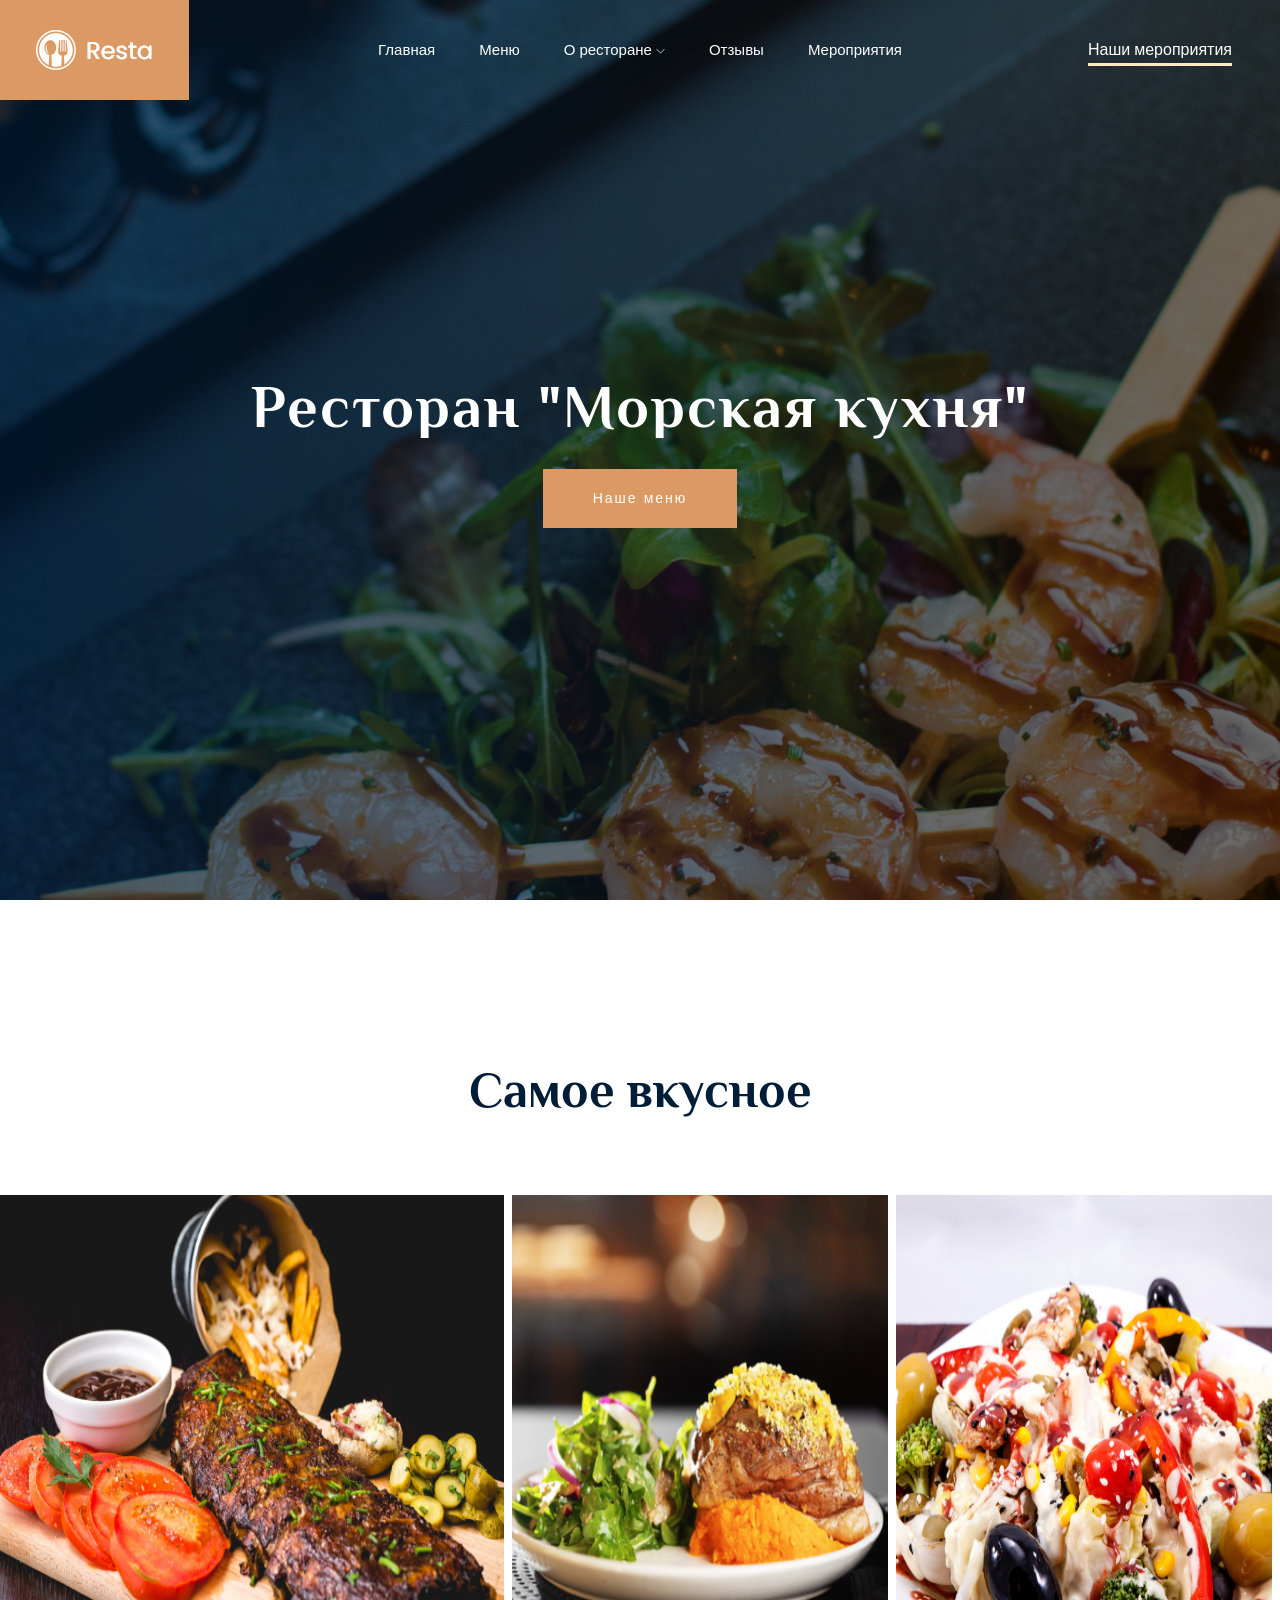
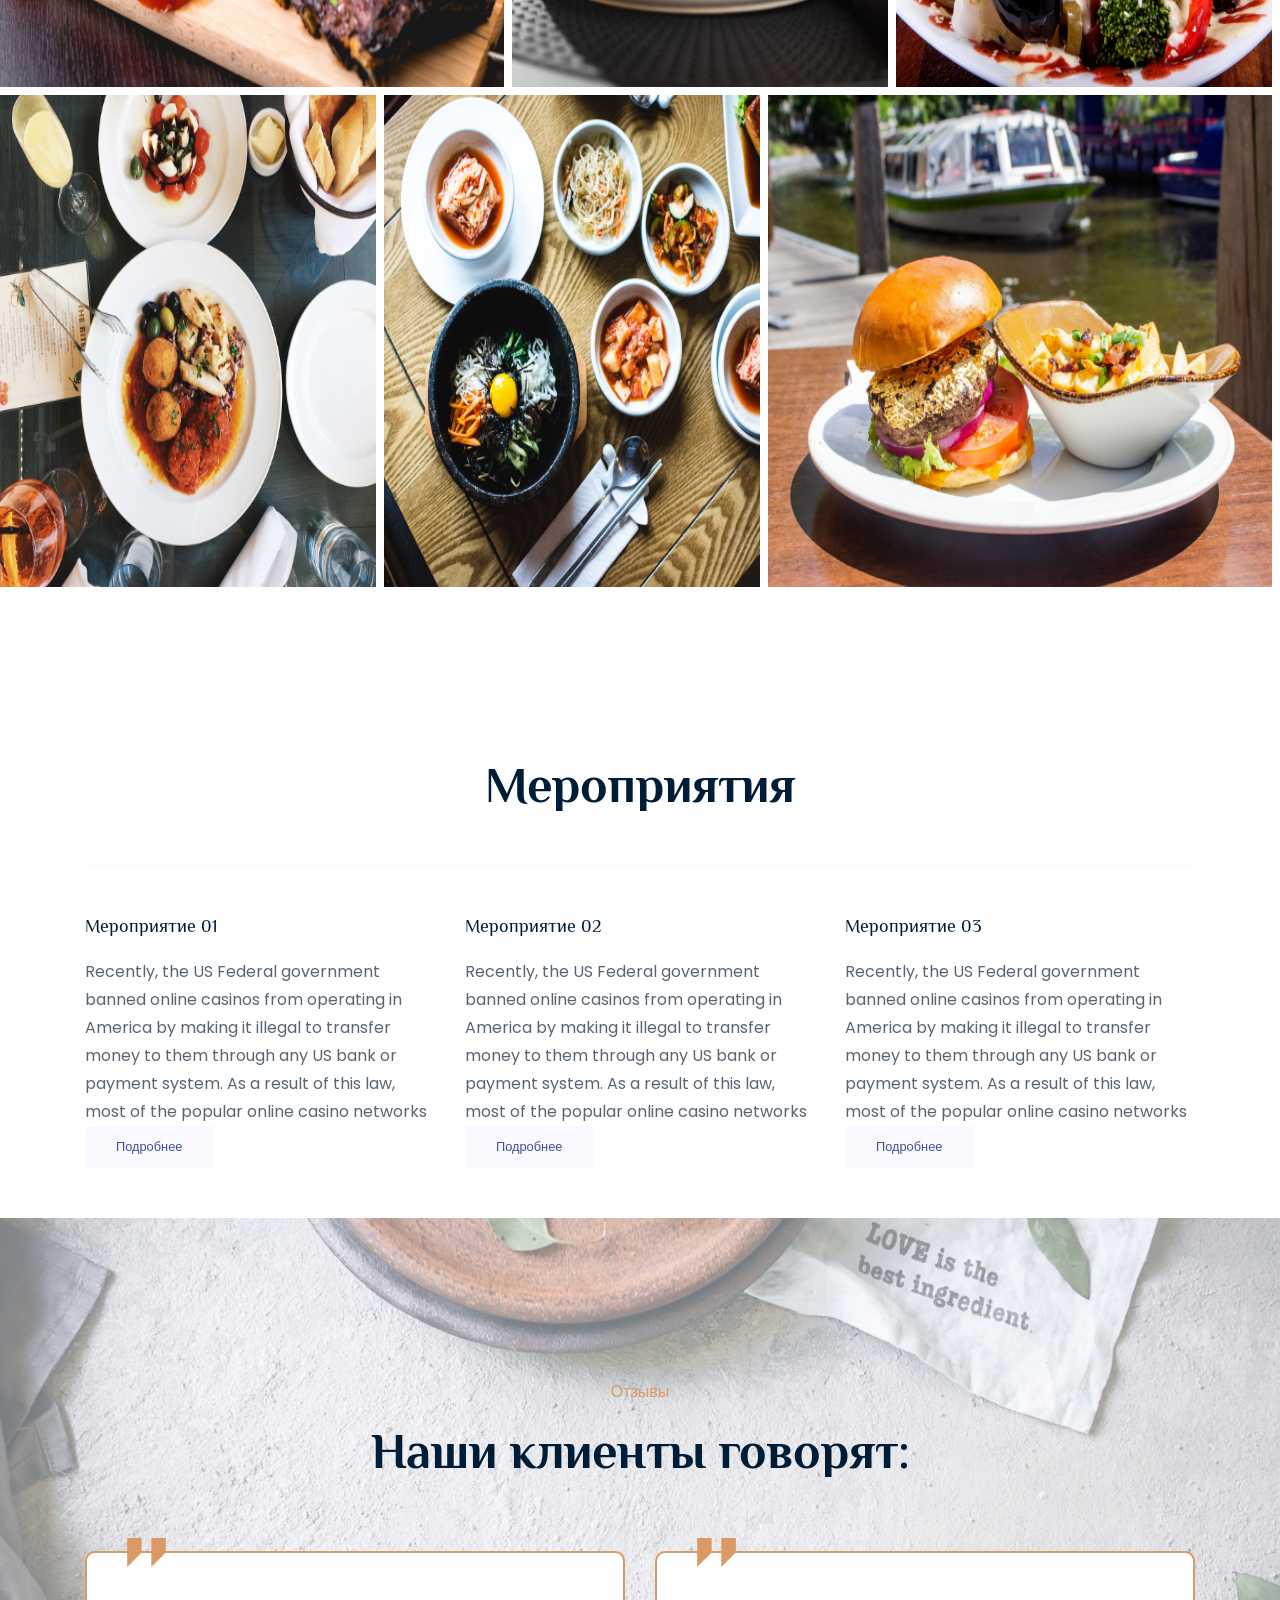
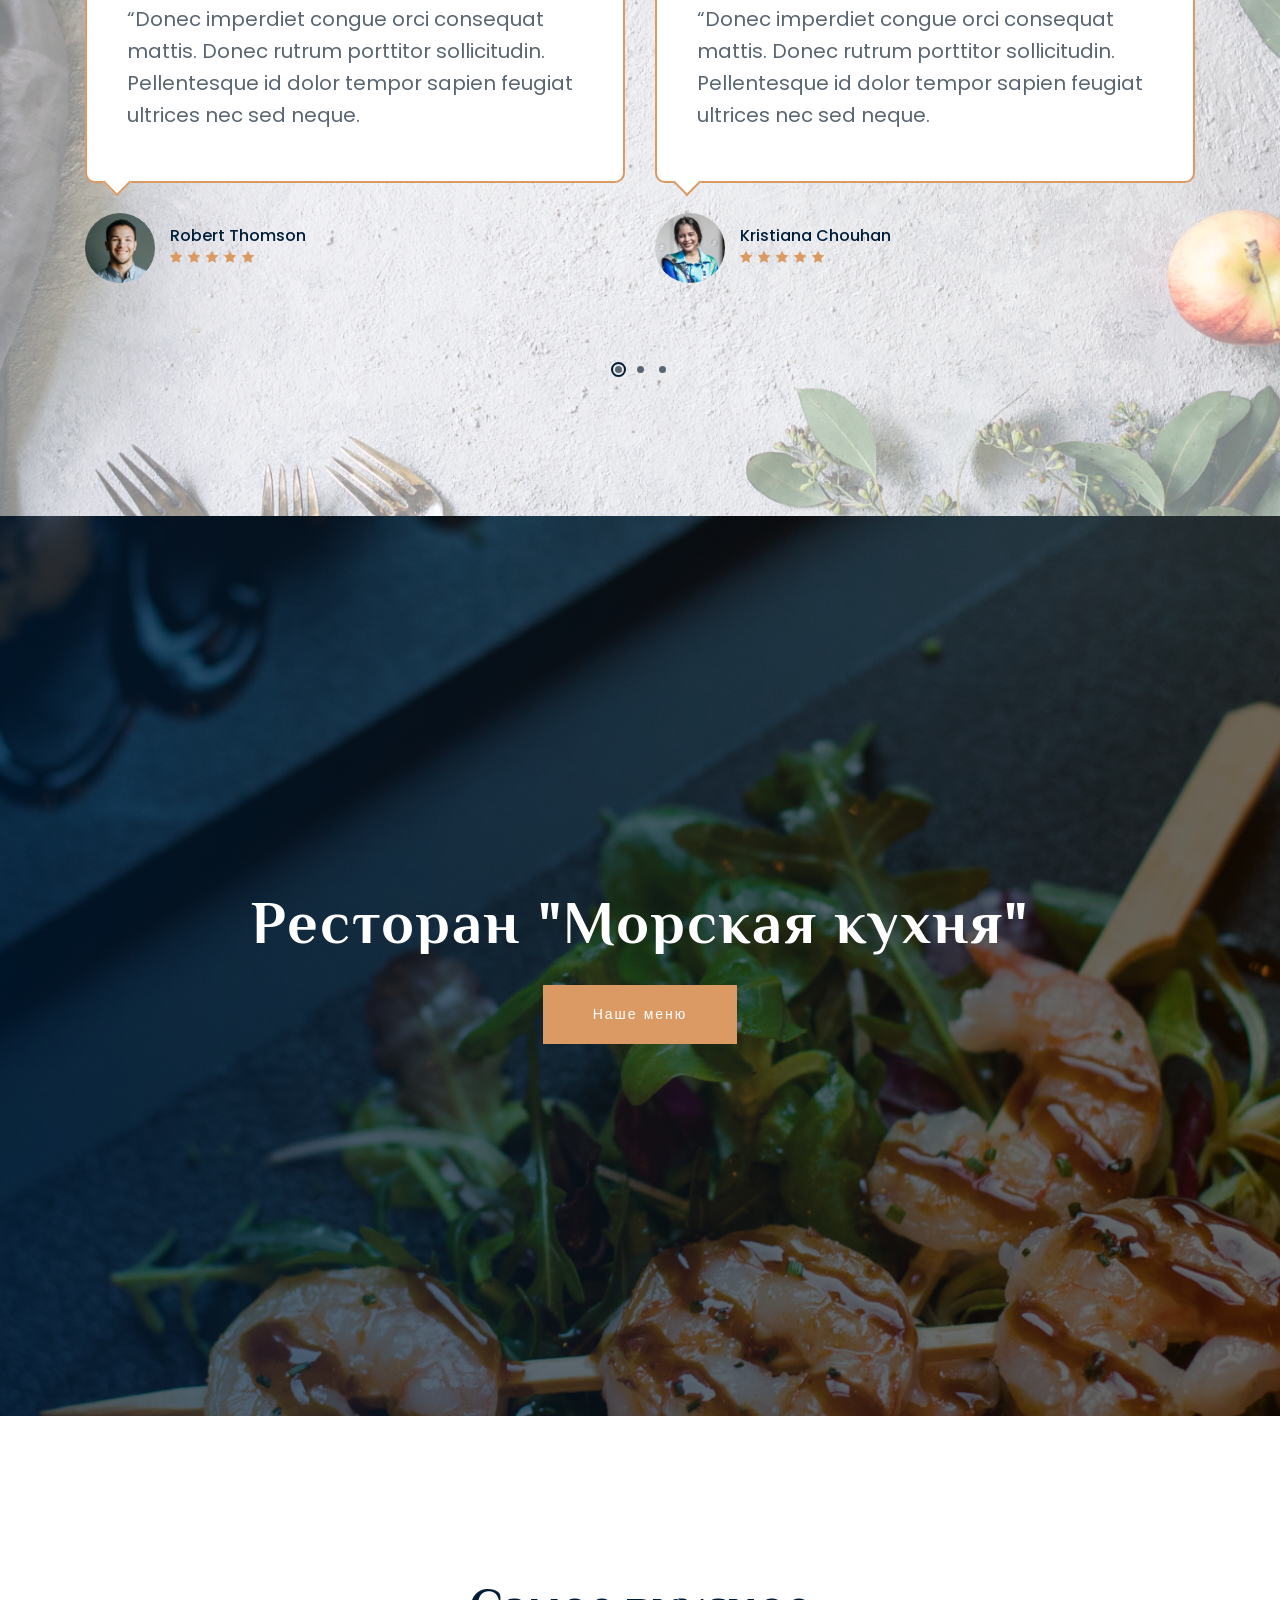
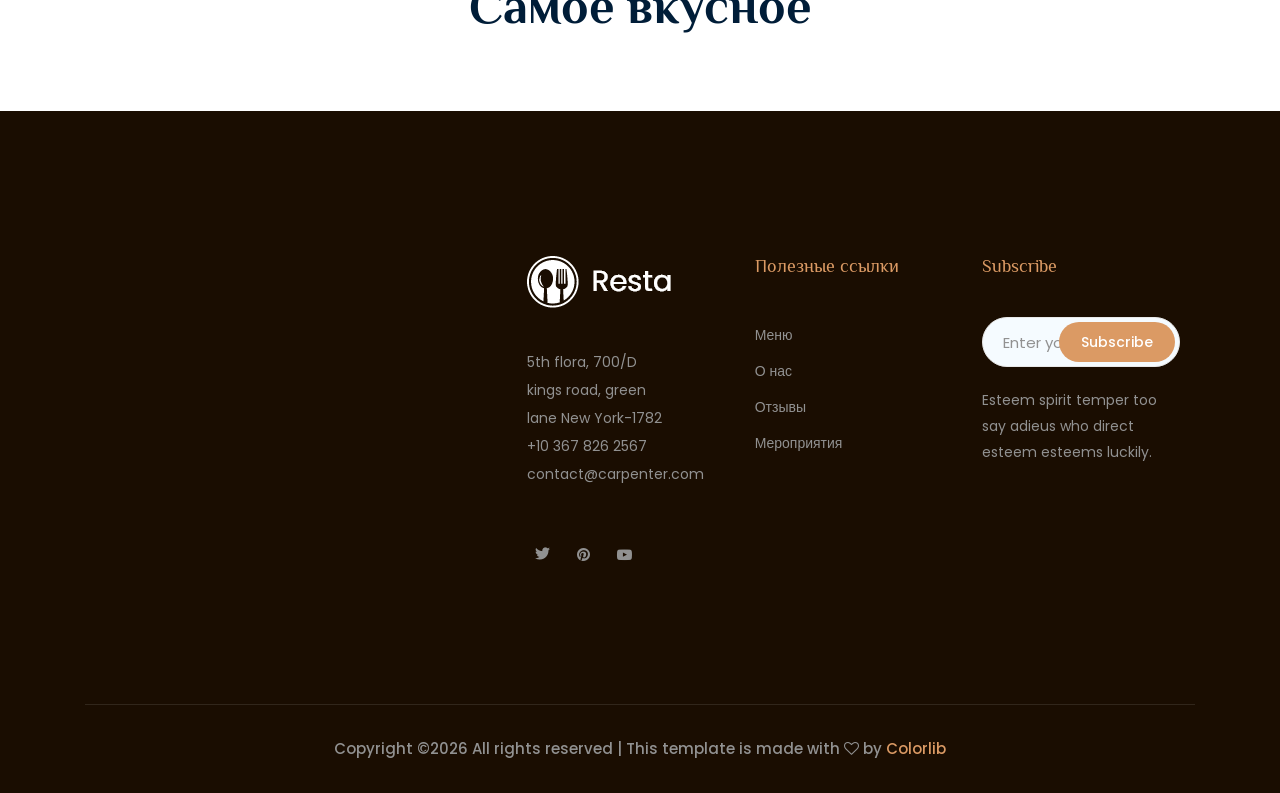
<file: bcont-team-diplom-main/index.html>
<!doctype html>
<html class="no-js" lang="zxx">

<head>
    <meta charset="utf-8">
    <meta http-equiv="x-ua-compatible" content="ie=edge">
    <title>Ресторан "Морская кухня"</title>
    <meta name="description" content="">
    <meta name="viewport" content="width=device-width, initial-scale=1">

    <!-- <link rel="manifest" href="site.webmanifest"> -->
    <link rel="shortcut icon" type="image/x-icon" href="img/favicon.png">
    <!-- Place favicon.ico in the root directory -->

    <!-- CSS here -->
    <link rel="stylesheet" href="css/bootstrap.min.css">
    <link rel="stylesheet" href="css/owl.carousel.min.css">
    <link rel="stylesheet" href="css/magnific-popup.css">
    <link rel="stylesheet" href="css/font-awesome.min.css">
    <link rel="stylesheet" href="css/themify-icons.css">
    <link rel="stylesheet" href="css/gijgo.css">
    <link rel="stylesheet" href="css/nice-select.css">
    <link rel="stylesheet" href="css/flaticon.css">
    <link rel="stylesheet" href="css/slicknav.css">

    <link rel="stylesheet" href="css/style.css">
    <!-- <link rel="stylesheet" href="css/responsive.css"> -->
</head>

<body>
    <!--[if lte IE 9]>
            <p class="browserupgrade">You are using an <strong>outdated</strong> browser. Please <a href="https://browsehappy.com/">upgrade your browser</a> to improve your experience and security.</p>
        <![endif]-->

    <!-- header-start -->
    <header>
        <div class="header-area ">
            <div id="sticky-header" class="main-header-area">
                <div class="container-fluid p-0">
                    <div class="header_bottom_border">
                        <div class="row align-items-center no-gutters">
                            <div class="col-xl-3 col-lg-2">
                                <div class="logo">
                                    <a href="index.html">
                                        <img src="img/logo.png" alt="">
                                    </a>
                                </div>
                            </div>
                            <div class="col-xl-6 col-lg-7">
                                <div class="main-menu  d-none d-lg-block">
                                    <nav>
                                        <ul id="navigation">
                                            <li><a class="active" href="index.html">Главная</a></li>
                                            <li><a href="catalog/index.html">Меню</a></li>
                                            <li><a href="#">О ресторане <i class="ti-angle-down"></i></a>
                                                <ul class="submenu">
                                                    <li><a href="about.html">О нас</a></li>
                                                    <li><a href="contact.html">Контакты</a></li>
                                                </ul>
                                            </li>
                                            <li><a href="reviews/index.html">Отзывы</a></li>
                                            <li><a href="events/index.html">Мероприятия</a></li>
                                        </ul>
                                    </nav>
                                </div>
                            </div>
                            <div class="col-xl-3 col-lg-3 d-none d-lg-block">
                                <div class="say_hello">
                                    <a href="events/index.html">Наши мероприятия</a>
                                </div>
                            </div>
                            <div class="col-12">
                                <div class="mobile_menu d-block d-lg-none"></div>
                            </div>
                        </div>
                    </div>

                </div>
            </div>
        </div>
    </header>
    <!-- header-end -->

    <!-- slider_area_start -->
    <div class="slider_area">
        <div class="slider_active owl-carousel">
            <div class="single_slider  d-flex align-items-center slider_bg_1 overlay">
                <div class="container">
                    <div class="row align-items-center justify-content-center">
                        <div class="col-xl-9 col-md-9 col-md-12">
                            <div class="slider_text text-center">
                                <h3>Ресторан "Морская кухня"</h3>
                                <a href="catalog/index.html" class="boxed-btn3">Наше меню</a>
                            </div>
                        </div>
                    </div>
                </div>
            </div>
            <div class="single_slider  d-flex align-items-center slider_bg_2 overlay">
                <div class="container">
                    <div class="row align-items-center justify-content-center">
                        <div class="col-xl-9 col-md-9 col-md-12">
                            <div class="slider_text text-center">
                                <h3>Ресторан "Морская кухня"</h3>
                                <a href="catalog/index.html" class="boxed-btn3">Наше меню</a>
                            </div>
                        </div>
                    </div>
                </div>
            </div>
            <div class="single_slider  d-flex align-items-center slider_bg_1 overlay">
                <div class="container">
                    <div class="row align-items-center justify-content-center">
                        <div class="col-xl-9 col-md-9 col-md-12">
                            <div class="slider_text text-center">
                                <h3>Ресторан "Морская кухня"</h3>
                                <a href="catalog/index.html" class="boxed-btn3">Наше меню</a>
                            </div>
                        </div>
                    </div>
                </div>
            </div>
        </div>
    </div>
    <!-- slider_area_end -->
<!-- gallery_start -->
    <div class="gallery_area">
        <div class="container">
            <div class="row">
                <div class="col-xl-12">
                    <div class="section_title text-center mb-75">
                        <h3>Самое вкусное</h3>
                    </div>
                </div>
            </div>
        </div>
        <div class="single_gallery big_img">
            <a class="popup-image" href="img/gallery/1.png"></a>
            <img src="img/gallery/1.png" alt="">
        </div>
        <div class="single_gallery small_img">
            <a class="popup-image" href="img/gallery/2.png"></a>
            <img src="img/gallery/2.png" alt="">
        </div>
        <div class="single_gallery small_img">
            <a class="popup-image" href="img/gallery/3.png"></a>
            <img src="img/gallery/3.png" alt="">
        </div>

        <div class="single_gallery small_img">
            <a class="popup-image" href="img/gallery/4.png"></a>
            <img src="img/gallery/4.png" alt="">
        </div>
        <div class="single_gallery small_img">
            <a class="popup-image" href="img/gallery/5.png"></a>
            <img src="img/gallery/5.png" alt="">
        </div>
        <div class="single_gallery big_img">
            <a class="popup-image" href="img/gallery/6.png"></a>
            <img src="img/gallery/6.png" alt="">
        </div>
    </div>
    
    <!-- gallery end -->
    
    <!-- Мероприятия -->
    <div class="event_area">
        <div class="container">
            <div class="row">
                <div class="col-xl-12">
                    <div class="section_title text-center mb-50">
                        <h3>Мероприятия</h3>
                    </div>
                </div>
            </div>
            <div class="section-top-border">
                <div class="row">
                    <div class="col-md-4">
                        <div class="single-defination">
                            <h4 class="mb-20">Мероприятие 01</h4>
                            <p>Recently, the US Federal government banned online casinos from operating in America by
                                making it illegal to
                                transfer money to them through any US bank or payment system. As a result of this law,
                                most of the popular
                                online casino networks</p>
                                <a href="events/events_detail.html" class="genric-btn default">Подробнее</a>
                        </div>
                    </div>
                    <div class="col-md-4">
                        <div class="single-defination">
                            <h4 class="mb-20">Мероприятие 02</h4>
                            <p>Recently, the US Federal government banned online casinos from operating in America by
                                making it illegal to
                                transfer money to them through any US bank or payment system. As a result of this law,
                                most of the popular
                                online casino networks</p>
                                <a href="events/events_detail.html" class="genric-btn default">Подробнее</a>
                        </div>
                    </div>
                    <div class="col-md-4">
                        <div class="single-defination">
                            <h4 class="mb-20">Мероприятие 03</h4>
                            <p>Recently, the US Federal government banned online casinos from operating in America by
                                making it illegal to
                                transfer money to them through any US bank or payment system. As a result of this law,
                                most of the popular
                                online casino networks</p>
                                <a href="events/events_detail.html" class="genric-btn default">Подробнее</a>
                        </div>
                    </div>
                </div>
            </div>
        </div>
    </div>
    <!-- / Мероприятия -->
    <!-- testimonial_area  -->
    <div class="testimonial_area overlay ">
        <div class="container">
            <div class="row">
                <div class="col-xl-12">
                    <div class="section_title text-center mb-50">
                        <p>Отзывы</p>
                        <h3>Наши клиенты говорят:</h3>
                    </div>
                </div>
            </div>
            <div class="row">
                <div class="col-xl-12">
                    <div class="testmonial_active owl-carousel">
                        <div class="single_carousel">
                            <div class="single_testmonial ">
                                <div class="author_opinion">
                                    <p>“Donec imperdiet congue orci consequat mattis. Donec rutrum porttitor
                                        sollicitudin. Pellentesque id dolor tempor sapien feugiat ultrices nec sed
                                        neque.</p>
                                </div>
                                <div class="testmonial_author">
                                    <div class="thumb">
                                        <img src="img/testimonial/author.png" alt="">
                                    </div>
                                    <div class="name">
                                        <h3>Robert Thomson</h3>
                                        <div class="icon">
                                            <a href="#"><i class="fa fa-star"></i> </a>
                                            <a href="#"><i class="fa fa-star"></i> </a>
                                            <a href="#"><i class="fa fa-star"></i> </a>
                                            <a href="#"><i class="fa fa-star"></i> </a>
                                            <a href="#"><i class="fa fa-star"></i> </a>
                                        </div>
                                    </div>
                                </div>
                            </div>
                        </div>
                        <div class="single_carousel">
                            <div class="single_testmonial ">
                                <div class="author_opinion">
                                    <p>“Donec imperdiet congue orci consequat mattis. Donec rutrum porttitor
                                        sollicitudin. Pellentesque id dolor tempor sapien feugiat ultrices nec sed
                                        neque.</p>
                                </div>
                                <div class="testmonial_author">
                                    <div class="thumb">
                                        <img src="img/testimonial/author2.png" alt="">
                                    </div>
                                    <div class="name">
                                        <h3>Kristiana Chouhan</h3>
                                        <div class="icon">
                                            <a href="#"><i class="fa fa-star"></i> </a>
                                            <a href="#"><i class="fa fa-star"></i> </a>
                                            <a href="#"><i class="fa fa-star"></i> </a>
                                            <a href="#"><i class="fa fa-star"></i> </a>
                                            <a href="#"><i class="fa fa-star"></i> </a>
                                        </div>
                                    </div>
                                </div>
                            </div>
                        </div>
                        <div class="single_carousel">
                            <div class="single_testmonial ">
                                <div class="author_opinion">
                                    <p>“Donec imperdiet congue orci consequat mattis. Donec rutrum porttitor
                                        sollicitudin. Pellentesque id dolor tempor sapien feugiat ultrices nec sed
                                        neque.</p>
                                </div>
                                <div class="testmonial_author">
                                    <div class="thumb">
                                        <img src="img/testimonial/author2.png" alt="">
                                    </div>
                                    <div class="name">
                                        <h3>Kristiana Chouhan</h3>
                                        <div class="icon">
                                            <a href="#"><i class="fa fa-star"></i> </a>
                                            <a href="#"><i class="fa fa-star"></i> </a>
                                            <a href="#"><i class="fa fa-star"></i> </a>
                                            <a href="#"><i class="fa fa-star"></i> </a>
                                            <a href="#"><i class="fa fa-star"></i> </a>
                                        </div>
                                    </div>
                                </div>
                            </div>
                        </div>
                        <div class="single_carousel">
                            <div class="single_testmonial ">
                                <div class="author_opinion">
                                    <p>“Donec imperdiet congue orci consequat mattis. Donec rutrum porttitor
                                        sollicitudin. Pellentesque id dolor tempor sapien feugiat ultrices nec sed
                                        neque.</p>
                                </div>
                                <div class="testmonial_author">
                                    <div class="thumb">
                                        <img src="img/testimonial/author.png" alt="">
                                    </div>
                                    <div class="name">
                                        <h3>Robert Thomson</h3>
                                        <div class="icon">
                                            <a href="#"><i class="fa fa-star"></i> </a>
                                            <a href="#"><i class="fa fa-star"></i> </a>
                                            <a href="#"><i class="fa fa-star"></i> </a>
                                            <a href="#"><i class="fa fa-star"></i> </a>
                                            <a href="#"><i class="fa fa-star"></i> </a>
                                        </div>
                                    </div>
                                </div>
                            </div>
                        </div>
                        <div class="single_carousel">
                            <div class="single_testmonial ">
                                <div class="author_opinion">
                                    <p>“Donec imperdiet congue orci consequat mattis. Donec rutrum porttitor
                                        sollicitudin. Pellentesque id dolor tempor sapien feugiat ultrices nec sed
                                        neque.</p>
                                </div>
                                <div class="testmonial_author">
                                    <div class="thumb">
                                        <img src="img/testimonial/author2.png" alt="">
                                    </div>
                                    <div class="name">
                                        <h3>Kristiana Chouhan</h3>
                                        <div class="icon">
                                            <a href="#"><i class="fa fa-star"></i> </a>
                                            <a href="#"><i class="fa fa-star"></i> </a>
                                            <a href="#"><i class="fa fa-star"></i> </a>
                                            <a href="#"><i class="fa fa-star"></i> </a>
                                            <a href="#"><i class="fa fa-star"></i> </a>
                                        </div>
                                    </div>
                                </div>
                            </div>
                        </div>
                    </div>
                </div>
            </div>
        </div>
    </div>
    <!-- /testimonial_area  -->

      <!-- slider_area_start -->
    <div class="slider_area">
        <div class="slider_active owl-carousel">
            <div class="single_slider  d-flex align-items-center slider_bg_1 overlay">
                <div class="container">
                    <div class="row align-items-center justify-content-center">
                        <div class="col-xl-9 col-md-9 col-md-12">
                            <div class="slider_text text-center">
                                <h3>Ресторан "Морская кухня"</h3>
                                <a href="catalog/index.html" class="boxed-btn3">Наше меню</a>
                            </div>
                        </div>
                    </div>
                </div>
            </div>
            <div class="single_slider  d-flex align-items-center slider_bg_2 overlay">
                <div class="container">
                    <div class="row align-items-center justify-content-center">
                        <div class="col-xl-9 col-md-9 col-md-12">
                            <div class="slider_text text-center">
                                <h3>Ресторан "Морская кухня"</h3>
                                <a href="catalog/index.html" class="boxed-btn3">Наше меню</a>
                            </div>
                        </div>
                    </div>
                </div>
            </div>
            <div class="single_slider  d-flex align-items-center slider_bg_1 overlay">
                <div class="container">
                    <div class="row align-items-center justify-content-center">
                        <div class="col-xl-9 col-md-9 col-md-12">
                            <div class="slider_text text-center">
                                <h3>Ресторан "Морская кухня"</h3>
                                <a href="catalog/index.html" class="boxed-btn3">Наше меню</a>
                            </div>
                        </div>
                    </div>
                </div>
            </div>
        </div>
    </div>
    <!-- slider_area_end -->
<!-- gallery_start -->
    <div class="gallery_area">
        <div class="container">
            <div class="row">
                <div class="col-xl-12">
                    <div class="section_title text-center mb-75">
                        <h3>Самое вкусное</h3>
                    </div>
                </div>
            </div>
        </div>
        <div class="single_gallery big_img">
            <a class="popup-image" href="img/gallery/1.png"></a>
            <img src="img/gallery/1.png" alt="">
        </div>
   
    <!-- footer_start  -->
    <footer class="footer">
        <div class="footer_top">
            <div class="container">
                <div class="row">
                    <div class="col-xl-3 col-md-6 col-lg-3 ">
                        <div class="footer_widget">
                            <div class="footer_logo">
                                <a href="index.html">
                                    <img src="img/footer_logo.png" alt="">
                                </a>
                            </div>
                            <p>5th flora, 700/D kings road, green <br> lane New York-1782 <br>
                                <a href="#">+10 367 826 2567</a> <br>
                                <a href="#">contact@carpenter.com</a>
                            </p>
                            <p>



                            </p>
                            <div class="socail_links">
                                <ul>
                                    <li>
                                        <a href="#">
                                            <i class="ti-twitter-alt"></i>
                                        </a>
                                    </li>
                                    <li>
                                        <a href="#">
                                            <i class="fa fa-pinterest"></i>
                                        </a>
                                    </li>
                                    <li>
                                        <a href="#">
                                            <i class="fa fa-youtube-play"></i>
                                        </a>
                                    </li>
                                </ul>
                            </div>

                        </div>
                    </div>
                    <div class="col-xl-4 col-md-6 col-lg-4 offset-xl-1">
                        <div class="footer_widget">
                            <h3 class="footer_title">
                                Полезные ссылки
                            </h3>
                            <ul>
                                <li><a href="catalog/index.html">Меню</a></li>
                                <li><a href="about.html">О нас</a></li>
                                <li><a href="reviews/index.html">Отзывы</a></li>
                                <li><a href="events/index.html">Мероприятия</a></li>
                            </ul>
                        </div>
                    </div>
                    <div class="col-xl-4 col-md-6 col-lg-4">
                        <div class="footer_widget">
                            <h3 class="footer_title">
                                Subscribe
                            </h3>
                            <form action="#" class="newsletter_form">
                                <input type="text" placeholder="Enter your mail">
                                <button type="submit">Subscribe</button>
                            </form>
                            <p class="newsletter_text">Esteem spirit temper too say adieus who direct esteem esteems
                                luckily.</p>
                        </div>
                    </div>
                </div>
            </div>
        </div>
        <div class="copy-right_text">
            <div class="container">
                <div class="footer_border"></div>
                <div class="row">
                    <div class="col-xl-12">
                        <p class="copy_right text-center">
                            <!-- Link back to Colorlib can't be removed. Template is licensed under CC BY 3.0. -->
Copyright &copy;<script>document.write(new Date().getFullYear());</script> All rights reserved | This template is made with <i class="fa fa-heart-o" aria-hidden="true"></i> by <a href="https://colorlib.com" target="_blank">Colorlib</a>
<!-- Link back to Colorlib can't be removed. Template is licensed under CC BY 3.0. -->
                        </p>
                    </div>
                </div>
            </div>
        </div>
    </footer>
    <!-- footer_end  -->

    <!-- JS here -->
    <script src="js/vendor/modernizr-3.5.0.min.js"></script>
    <script src="js/vendor/jquery-1.12.4.min.js"></script>
    <script src="js/popper.min.js"></script>
    <script src="js/bootstrap.min.js"></script>
    <script src="js/owl.carousel.min.js"></script>
    <script src="js/isotope.pkgd.min.js"></script>
    <script src="js/ajax-form.js"></script>
    <script src="js/waypoints.min.js"></script>
    <script src="js/jquery.counterup.min.js"></script>
    <script src="js/imagesloaded.pkgd.min.js"></script>
    <script src="js/scrollIt.js"></script>
    <script src="js/jquery.scrollUp.min.js"></script>
    <script src="js/wow.min.js"></script>
    <script src="js/gijgo.min.js"></script>
    <script src="js/nice-select.min.js"></script>
    <script src="js/jquery.slicknav.min.js"></script>
    <script src="js/jquery.magnific-popup.min.js"></script>
    <script src="js/plugins.js"></script>



    <!--contact js-->
    <script src="js/contact.js"></script>
    <script src="js/jquery.ajaxchimp.min.js"></script>
    <script src="js/jquery.form.js"></script>
    <script src="js/jquery.validate.min.js"></script>
    <script src="js/mail-script.js"></script>


    <script src="js/main.js"></script>

    <script>
        $('#datepicker').datepicker({
            iconsLibrary: 'fontawesome',
            icons: {
                rightIcon: '<span class="fa fa-calendar-o"></span>'
            }
        });
        $('#datepicker2').datepicker({
            iconsLibrary: 'fontawesome',
            icons: {
                rightIcon: '<span class="fa fa-calendar-o"></span>'
            }

        });
    </script>
</body>

</html>
</file>
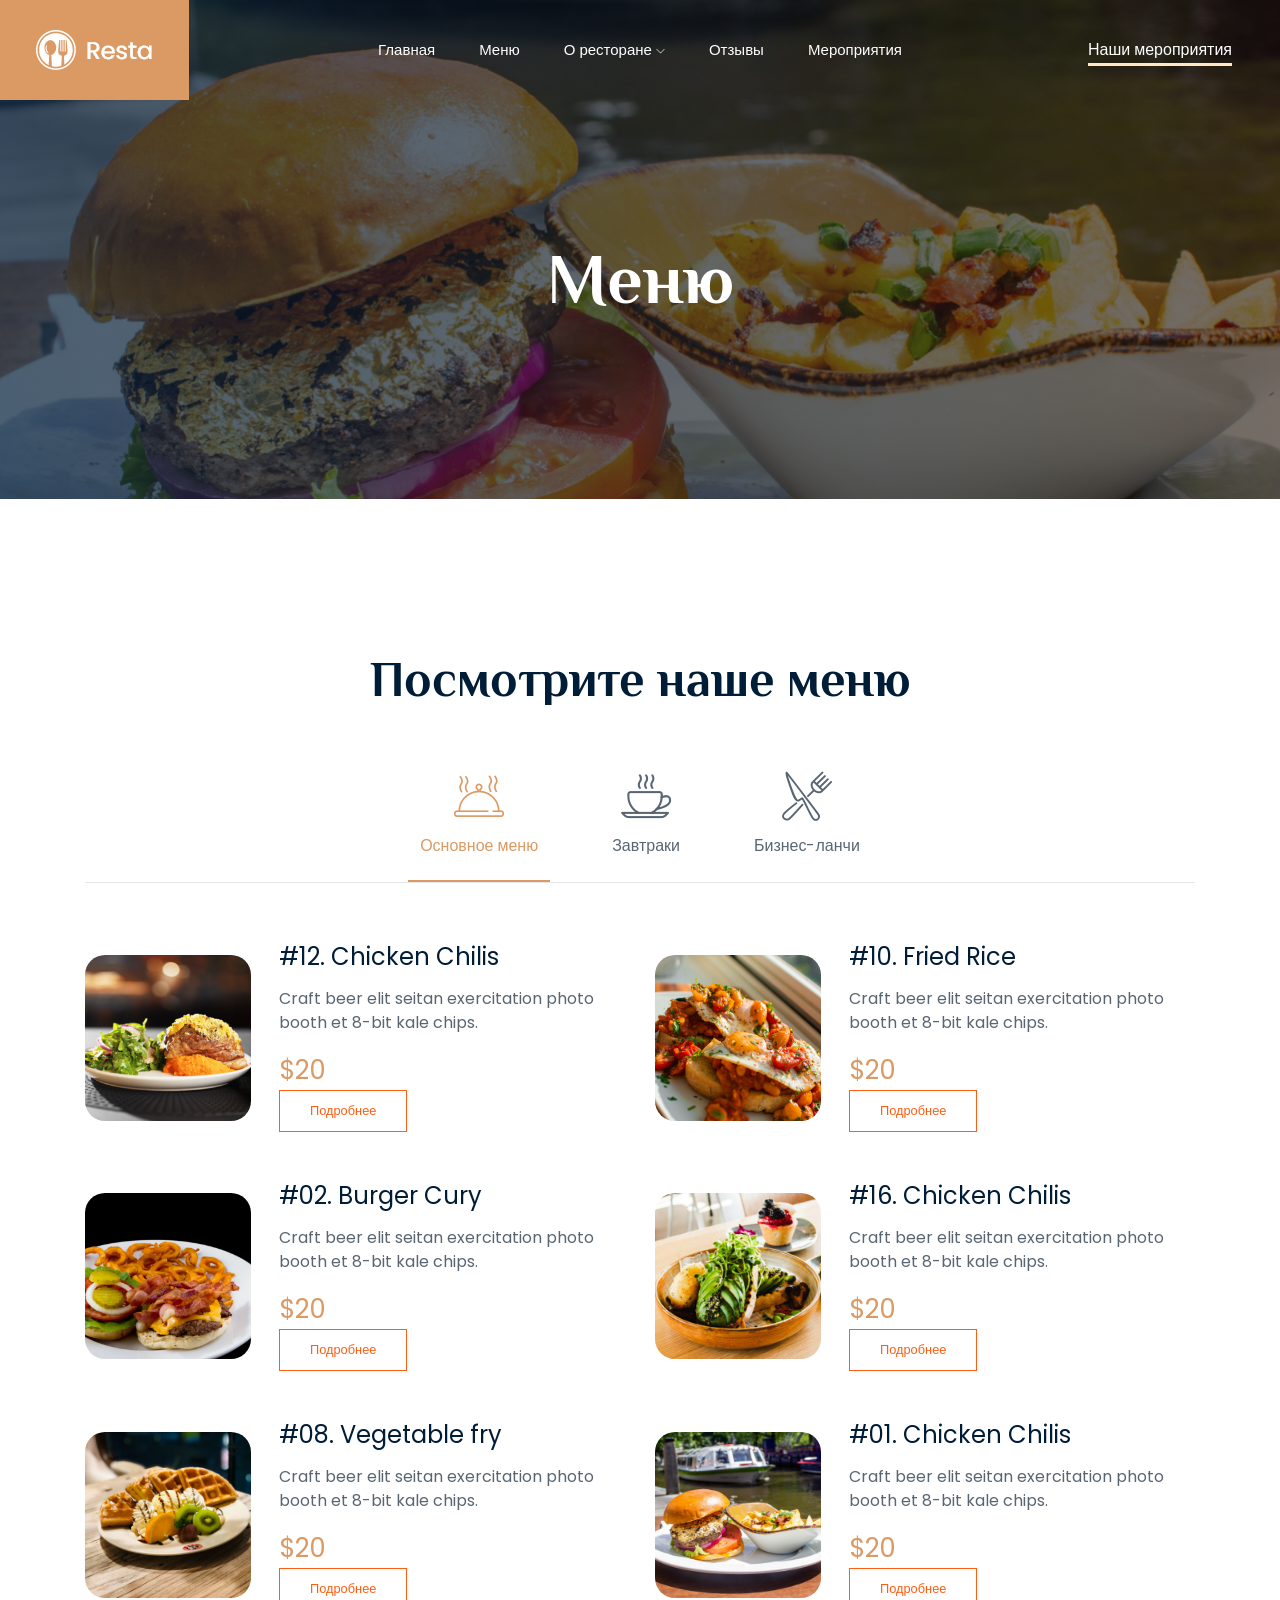
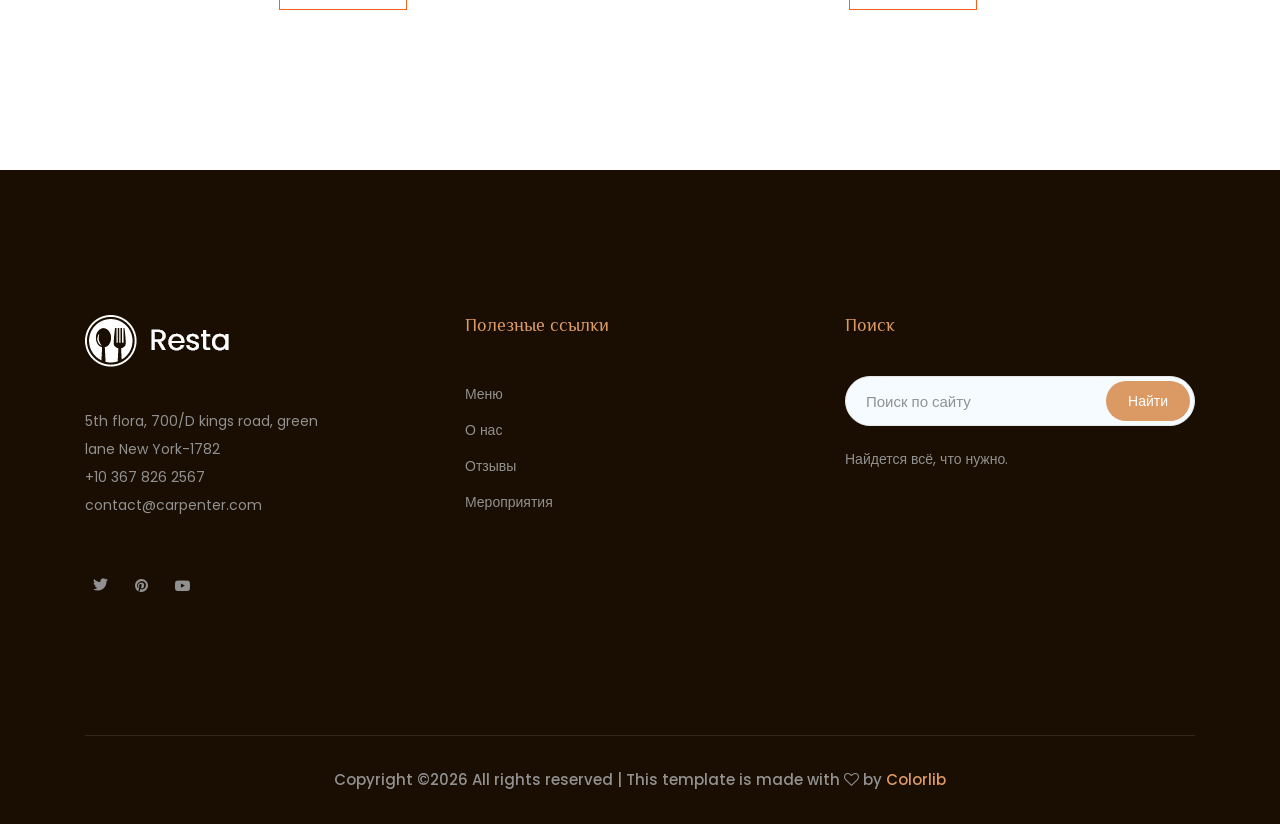
<file: bcont-team-diplom-main/catalog/index.html>
<!doctype html>
<html class="no-js" lang="zxx">

<head>
    <meta charset="utf-8">
    <meta http-equiv="x-ua-compatible" content="ie=edge">
    <title>Ресторан "Морская кухня"</title>
    <meta name="description" content="">
    <meta name="viewport" content="width=device-width, initial-scale=1">

    <!-- <link rel="manifest" href="site.webmanifest"> -->
    <link rel="shortcut icon" type="image/x-icon" href="../img/favicon.png">
    <!-- Place favicon.ico in the root directory -->

    <!-- CSS here -->
    <link rel="stylesheet" href="../css/bootstrap.min.css">
    <link rel="stylesheet" href="../css/owl.carousel.min.css">
    <link rel="stylesheet" href="../css/magnific-popup.css">
    <link rel="stylesheet" href="../css/font-awesome.min.css">
    <link rel="stylesheet" href="../css/themify-icons.css">
    <link rel="stylesheet" href="../css/gijgo.css">
    <link rel="stylesheet" href="../css/nice-select.css">
    <link rel="stylesheet" href="../css/flaticon.css">
    <link rel="stylesheet" href="../css/slicknav.css">

    <link rel="stylesheet" href="../css/style.css">
    <!-- <link rel="stylesheet" href="../css/responsive.css"> -->
</head>

<body>
    <!--[if lte IE 9]>
            <p class="browserupgrade">You are using an <strong>outdated</strong> browser. Please <a href="https://browsehappy.com/">upgrade your browser</a> to improve your experience and security.</p>
        <![endif]-->

    <!-- header-start -->
    <header>
        <div class="header-area ">
            <div id="sticky-header" class="main-header-area">
                <div class="container-fluid p-0">
                    <div class="header_bottom_border">
                        <div class="row align-items-center no-gutters">
                            <div class="col-xl-3 col-lg-2">
                                <div class="logo">
                                    <a href="../index.html">
                                        <img src="../img/logo.png" alt="">
                                    </a>
                                </div>
                            </div>
                            <div class="col-xl-6 col-lg-7">
                                <div class="main-menu  d-none d-lg-block">
                                    <nav>
                                        <ul id="navigation">
                                            <li><a class="active" href="../index.html">Главная</a></li>
                                            <li><a href="../catalog/index.html">Меню</a></li>
                                            <li><a href="#">О ресторане <i class="ti-angle-down"></i></a>
                                                <ul class="submenu">
                                                    <li><a href="../about.html">О нас</a></li>
                                                    <li><a href="../contact.html">Контакты</a></li>
                                                </ul>
                                            </li>
                                            <li><a href="../reviews/index.html">Отзывы</a></li>
                                            <li><a href="../events/index.html">Мероприятия</a></li>
                                        </ul>
                                    </nav>
                                </div>
                            </div>
                            <div class="col-xl-3 col-lg-3 d-none d-lg-block">
                                <div class="say_hello">
                                    <a href="../events/index.html">Наши мероприятия</a>
                                </div>
                            </div>
                            <div class="col-12">
                                <div class="mobile_menu d-block d-lg-none"></div>
                            </div>
                        </div>
                    </div>

                </div>
            </div>
        </div>
    </header>
    <!-- header-end -->
    <!-- bradcam_area  -->
    <div class="bradcam_area bradcam_bg_2">
        <div class="container">
            <div class="row">
                <div class="col-xl-12">
                    <div class="bradcam_text text-center">
                        <h3>Меню</h3>
                    </div>
                </div>
            </div>
        </div>
    </div>
    <!--/ bradcam_area  -->

    <!-- Delicious area start  -->
    <div class="Delicious_area">
        <div class="container">
            <div class="row">
                <div class="col-xl-12">
                    <div class="section_title text-center mb-50">
                        <h3>Посмотрите наше меню</h3>
                    </div>
                </div>
            </div>
            <div class="tablist_menu">
                    <div class="row">
                            <div class="col-xl-12">
                                    <ul class="nav justify-content-center" id="pills-tab" role="tablist">
                                            <li class="nav-item">
                                              <a class="nav-link active" id="pills-home-tab" data-toggle="pill" href="#pills-home" role="tab" aria-controls="pills-home" aria-selected="true">
                                                  <div class="single_menu text-center">
                                                      <div class="icon">
                                                          <i class="flaticon-lunch"></i>
                                                      </div>
                                                        <h4>Основное меню</h4>
                                                  </div>
                                              </a>
                                            </li>
                                            <li class="nav-item">
                                              <a class="nav-link" id="pills-profile-tab" data-toggle="pill" href="#pills-profile" role="tab" aria-controls="pills-profile" aria-selected="false">
                                                    <div class="single_menu text-center">
                                                            <div class="icon">
                                                                <i class="flaticon-food"></i>
                                                            </div>
                                                            <h4>Завтраки</h4>
                                                        </div>
                                                </a>
                                            </li>
                                            <li class="nav-item">
                                              <a class="nav-link" id="pills-contact-tab" data-toggle="pill" href="#pills-contact" role="tab" aria-controls="pills-contact" aria-selected="false">
                                                    <div class="single_menu text-center">
                                                            <div class="icon">
                                                                <i class="flaticon-kitchen"></i>
                                                            </div>
                                                            <h4>Бизнес-ланчи</h4>
                                                        </div>
                                                </a>
                                            </li>
                                    </ul>
                            </div>
                        </div>
            </div>

            <div class="tab-content" id="pills-tabContent">
                    <div class="tab-pane fade show active" id="pills-home" role="tabpanel" aria-labelledby="pills-home-tab">
                        <div class="row">
                <div class="col-xl-6 col-md-6 col-lg-6">
                    <div class="single_delicious d-flex align-items-center">
                        <div class="thumb">
                            <img src="../img/delicious/1.png" alt="">
                        </div>
                        <div class="info">
                            <h3>#12. Chicken Chilis</h3>
                            <p>Craft beer elit seitan exercitation photo booth et 8-bit kale chips.</p>
                            <span>$20</span>
                            <a href="menu_detail.html" class="genric-btn primary-border">Подробнее</a>
                        </div>
                    </div>
                </div>
                <div class="col-md-6 col-lg-6">
                        <div class="single_delicious d-flex align-items-center">
                                <div class="thumb">
                                    <img src="../img/delicious/3.png" alt="">
                                </div>
                                <div class="info">
                                    <h3>#10. Fried Rice</h3>
                                    <p>Craft beer elit seitan exercitation photo booth et 8-bit kale chips.</p>
                                    <span>$20</span>
                                    <a href="menu_detail.html" class="genric-btn primary-border">Подробнее</a>
                                </div>
                            </div>
                            
                </div>
                <div class="col-lg-6 col-md-6">
                        <div class="single_delicious d-flex align-items-center">
                                <div class="thumb">
                                    <img src="../img/delicious/5.png" alt="">
                                </div>
                                <div class="info">
                                    <h3>#02. Burger Cury</h3>
                                    <p>Craft beer elit seitan exercitation photo booth et 8-bit kale chips.</p>
                                    <span>$20</span>
                                    <a href="menu_detail.html" class="genric-btn primary-border">Подробнее</a>
                                </div>
                            </div>
                </div>
                <div class="col-xl-6 col-md-6 col-lg-6">
                    <div class="single_delicious d-flex align-items-center">
                        <div class="thumb">
                            <img src="../img/delicious/2.png" alt="">
                        </div>
                        <div class="info">
                            <h3>#16. Chicken Chilis</h3>
                            <p>Craft beer elit seitan exercitation photo booth et 8-bit kale chips.</p>
                            <span>$20</span>
                            <a href="menu_detail.html" class="genric-btn primary-border">Подробнее</a>
                        </div>
                    </div>
                </div>
                <div class="col-lg-6 col-md-6">
                        <div class="single_delicious d-flex align-items-center">
                                <div class="thumb">
                                    <img src="../img/delicious/4.png" alt="">
                                </div>
                                <div class="info">
                                    <h3>#08. Vegetable fry</h3>
                                    <p>Craft beer elit seitan exercitation photo booth et 8-bit kale chips.</p>
                                    <span>$20</span>
                                    <a href="menu_detail.html" class="genric-btn primary-border">Подробнее</a>
                                </div>
                            </div>
                           
                </div>
                <div class="col-lg-6 col-md-6">
                        <div class="single_delicious d-flex align-items-center">
                                <div class="thumb">
                                    <img src="../img/delicious/6.png" alt="">
                                </div>
                                <div class="info">
                                    <h3>#01. Chicken Chilis</h3>
                                    <p>Craft beer elit seitan exercitation photo booth et 8-bit kale chips.</p>
                                    <span>$20</span>
                                    <a href="menu_detail.html" class="genric-btn primary-border">Подробнее</a>
                                </div>
                            </div>
                </div>
            </div>
                    </div>
                    <div class="tab-pane fade" id="pills-profile" role="tabpanel" aria-labelledby="pills-profile-tab">
                        <div class="row">
                <div class="col-xl-6 col-md-6 col-lg-6">
                    <div class="single_delicious d-flex align-items-center">
                        <div class="thumb">
                            <img src="../img/delicious/1.png" alt="">
                        </div>
                        <div class="info">
                            <h3>#12. Chicken Chilis</h3>
                            <p>Craft beer elit seitan exercitation photo booth et 8-bit kale chips.</p>
                            <span>$20</span>
                            <a href="menu_detail.html" class="genric-btn primary-border">Подробнее</a>
                        </div>
                    </div>
                    <div class="single_delicious d-flex align-items-center">
                        <div class="thumb">
                            <img src="../img/delicious/3.png" alt="">
                        </div>
                        <div class="info">
                            <h3>#10. Fried Rice</h3>
                            <p>Craft beer elit seitan exercitation photo booth et 8-bit kale chips.</p>
                            <span>$20</span>
                            <a href="menu_detail.html" class="genric-btn primary-border">Подробнее</a>
                        </div>
                    </div>
                    <div class="single_delicious d-flex align-items-center">
                        <div class="thumb">
                            <img src="../img/delicious/5.png" alt="">
                        </div>
                        <div class="info">
                            <h3>#02. Burger Cury</h3>
                            <p>Craft beer elit seitan exercitation photo booth et 8-bit kale chips.</p>
                            <span>$20</span>
                            <a href="menu_detail.html" class="genric-btn primary-border">Подробнее</a>
                        </div>
                    </div>
                </div>
                <div class="col-xl-6 col-md-6 col-lg-6">
                    <div class="single_delicious d-flex align-items-center">
                        <div class="thumb">
                            <img src="../img/delicious/2.png" alt="">
                        </div>
                        <div class="info">
                            <h3>#16. Chicken Chilis</h3>
                            <p>Craft beer elit seitan exercitation photo booth et 8-bit kale chips.</p>
                            <span>$20</span>
                            <a href="menu_detail.html" class="genric-btn primary-border">Подробнее</a>
                        </div>
                    </div>
                    <div class="single_delicious d-flex align-items-center">
                        <div class="thumb">
                            <img src="../img/delicious/4.png" alt="">
                        </div>
                        <div class="info">
                            <h3>#08. Vegetable fry</h3>
                            <p>Craft beer elit seitan exercitation photo booth et 8-bit kale chips.</p>
                            <span>$20</span>
                            <a href="menu_detail.html" class="genric-btn primary-border">Подробнее</a>
                        </div>
                    </div>
                    <div class="single_delicious d-flex align-items-center">
                        <div class="thumb">
                            <img src="../img/delicious/6.png" alt="">
                        </div>
                        <div class="info">
                            <h3>#01. Chicken Chilis</h3>
                            <p>Craft beer elit seitan exercitation photo booth et 8-bit kale chips.</p>
                            <span>$20</span>
                            <a href="menu_detail.html" class="genric-btn primary-border">Подробнее</a>
                        </div>
                    </div>
                </div>
            </div>
                    </div>
                    <div class="tab-pane fade" id="pills-contact" role="tabpanel" aria-labelledby="pills-contact-tab">
                        <div class="row">
                <div class="col-xl-6 col-md-6 col-lg-6">
                    <div class="single_delicious d-flex align-items-center">
                        <div class="thumb">
                            <img src="../img/delicious/1.png" alt="">
                        </div>
                        <div class="info">
                            <h3>#12. Chicken Chilis</h3>
                            <p>Craft beer elit seitan exercitation photo booth et 8-bit kale chips.</p>
                            <span>$20</span>
                            <a href="menu_detail.html" class="genric-btn primary-border">Подробнее</a>
                        </div>
                    </div>
                    <div class="single_delicious d-flex align-items-center">
                        <div class="thumb">
                            <img src="../img/delicious/3.png" alt="">
                        </div>
                        <div class="info">
                            <h3>#10. Fried Rice</h3>
                            <p>Craft beer elit seitan exercitation photo booth et 8-bit kale chips.</p>
                            <span>$20</span>
                            <a href="menu_detail.html" class="genric-btn primary-border">Подробнее</a>
                        </div>
                    </div>
                    <div class="single_delicious d-flex align-items-center">
                        <div class="thumb">
                            <img src="../img/delicious/5.png" alt="">
                        </div>
                        <div class="info">
                            <h3>#02. Burger Cury</h3>
                            <p>Craft beer elit seitan exercitation photo booth et 8-bit kale chips.</p>
                            <span>$20</span>
                            <a href="menu_detail.html" class="genric-btn primary-border">Подробнее</a>
                        </div>
                    </div>
                </div>
                <div class="col-xl-6 col-md-6 col-lg-6">
                    <div class="single_delicious d-flex align-items-center">
                        <div class="thumb">
                            <img src="../img/delicious/2.png" alt="">
                        </div>
                        <div class="info">
                            <h3>#16. Chicken Chilis</h3>
                            <p>Craft beer elit seitan exercitation photo booth et 8-bit kale chips.</p>
                            <span>$20</span>
                            <a href="menu_detail.html" class="genric-btn primary-border">Подробнее</a>
                        </div>
                    </div>
                    <div class="single_delicious d-flex align-items-center">
                        <div class="thumb">
                            <img src="../img/delicious/4.png" alt="">
                        </div>
                        <div class="info">
                            <h3>#08. Vegetable fry</h3>
                            <p>Craft beer elit seitan exercitation photo booth et 8-bit kale chips.</p>
                            <span>$20</span>
                            <a href="menu_detail.html" class="genric-btn primary-border">Подробнее</a>
                        </div>
                    </div>
                    <div class="single_delicious d-flex align-items-center">
                        <div class="thumb">
                            <img src="../img/delicious/6.png" alt="">
                        </div>
                        <div class="info">
                            <h3>#01. Chicken Chilis</h3>
                            <p>Craft beer elit seitan exercitation photo booth et 8-bit kale chips.</p>
                            <span>$20</span>
                            <a href="menu_detail.html" class="genric-btn primary-border">Подробнее</a>
                        </div>
                    </div>
                </div>
            </div>
                    </div>
                  </div>
            
        </div>
    </div>
    <!--/ Delicious area start  -->
     <!-- footer_start  -->
    <footer class="footer">
        <div class="footer_top">
            <div class="container">
                <div class="row">
                    <div class="col-xl-3 col-md-6 col-lg-3 ">
                        <div class="footer_widget">
                            <div class="footer_logo">
                                <a href="#">
                                    <img src="../img/footer_logo.png" alt="">
                                </a>
                            </div>
                            <p>5th flora, 700/D kings road, green <br> lane New York-1782 <br>
                                <a href="#">+10 367 826 2567</a> <br>
                                <a href="#">contact@carpenter.com</a>
                            </p>
                            <p>



                            </p>
                            <div class="socail_links">
                                <ul>
                                    <li>
                                        <a href="#">
                                            <i class="ti-twitter-alt"></i>
                                        </a>
                                    </li>
                                    <li>
                                        <a href="#">
                                            <i class="fa fa-pinterest"></i>
                                        </a>
                                    </li>
                                    <li>
                                        <a href="#">
                                            <i class="fa fa-youtube-play"></i>
                                        </a>
                                    </li>
                                </ul>
                            </div>

                        </div>
                    </div>
                    <div class="col-xl-4 col-md-6 col-lg-4 offset-xl-1">
                        <div class="footer_widget">
                            <h3 class="footer_title">
                                Полезные ссылки
                            </h3>
                            <ul>
                                <li><a href="../catalog/index.html">Меню</a></li>
                                <li><a href="../about.html">О нас</a></li>
                                <li><a href="../reviews/index.html">Отзывы</a></li>
                                <li><a href="../events/index.html">Мероприятия</a></li>
                            </ul>
                        </div>
                    </div>
                    <div class="col-xl-4 col-md-6 col-lg-4">
                        <div class="footer_widget">
                            <h3 class="footer_title">
                                Поиск
                            </h3>
                            <form action="/search/" class="newsletter_form">
                                <input type="text" placeholder="Поиск по сайту">
                                <button type="submit">Найти</button>
                            </form>
                            <p class="newsletter_text">Найдется всё, что нужно.</p>
                        </div>
                    </div>
                </div>
            </div>
        </div>
        <div class="copy-right_text">
            <div class="container">
                <div class="footer_border"></div>
                <div class="row">
                    <div class="col-xl-12">
                        <p class="copy_right text-center">
                            <!-- Link back to Colorlib can't be removed. Template is licensed under CC BY 3.0. -->
Copyright &copy;<script>document.write(new Date().getFullYear());</script> All rights reserved | This template is made with <i class="fa fa-heart-o" aria-hidden="true"></i> by <a href="https://colorlib.com" target="_blank">Colorlib</a>
<!-- Link back to Colorlib can't be removed. Template is licensed under CC BY 3.0. -->
                        </p>
                    </div>
                </div>
            </div>
        </div>
    </footer>
    <!-- footer_end  -->

    <!-- JS here -->
    <script src="../js/vendor/modernizr-3.5.0.min.js"></script>
    <script src="../js/vendor/jquery-1.12.4.min.js"></script>
    <script src="../js/popper.min.js"></script>
    <script src="../js/bootstrap.min.js"></script>
    <script src="../js/owl.carousel.min.js"></script>
    <script src="../js/isotope.pkgd.min.js"></script>
    <script src="../js/ajax-form.js"></script>
    <script src="../js/waypoints.min.js"></script>
    <script src="../js/jquery.counterup.min.js"></script>
    <script src="../js/imagesloaded.pkgd.min.js"></script>
    <script src="../js/scrollIt.js"></script>
    <script src="../js/jquery.scrollUp.min.js"></script>
    <script src="../js/wow.min.js"></script>
    <script src="../js/gijgo.min.js"></script>
    <script src="../js/nice-select.min.js"></script>
    <script src="../js/jquery.slicknav.min.js"></script>
    <script src="../js/jquery.magnific-popup.min.js"></script>
    <script src="../js/plugins.js"></script>



    <!--contact js-->
    <script src="../js/contact.js"></script>
    <script src="../js/jquery.ajaxchimp.min.js"></script>
    <script src="../js/jquery.form.js"></script>
    <script src="../js/jquery.validate.min.js"></script>
    <script src="../js/mail-script.js"></script>


    <script src="../js/main.js"></script>

    <script>
        $('#datepicker').datepicker({
            iconsLibrary: 'fontawesome',
            icons: {
                rightIcon: '<span class="fa fa-calendar-o"></span>'
            }
        });
        $('#datepicker2').datepicker({
            iconsLibrary: 'fontawesome',
            icons: {
                rightIcon: '<span class="fa fa-calendar-o"></span>'
            }

        });
    </script>
</body>

</html>
</file>
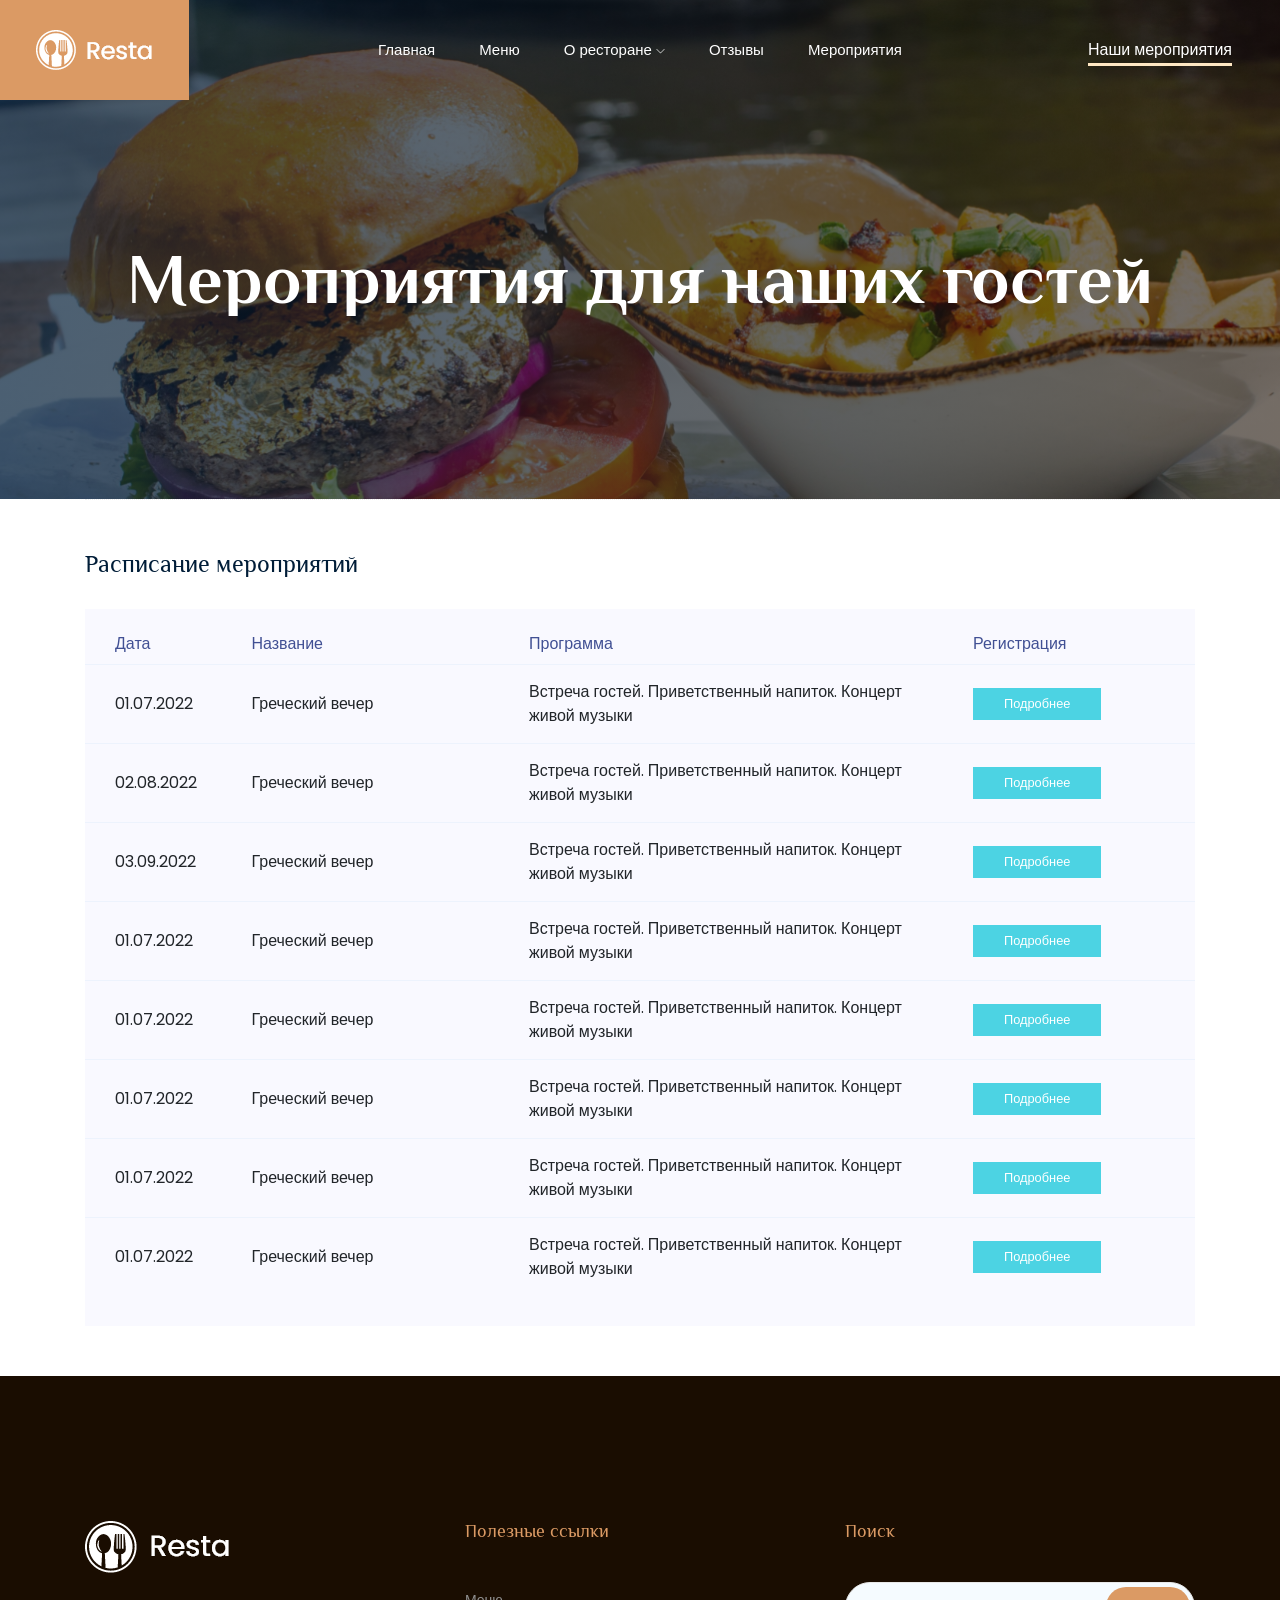
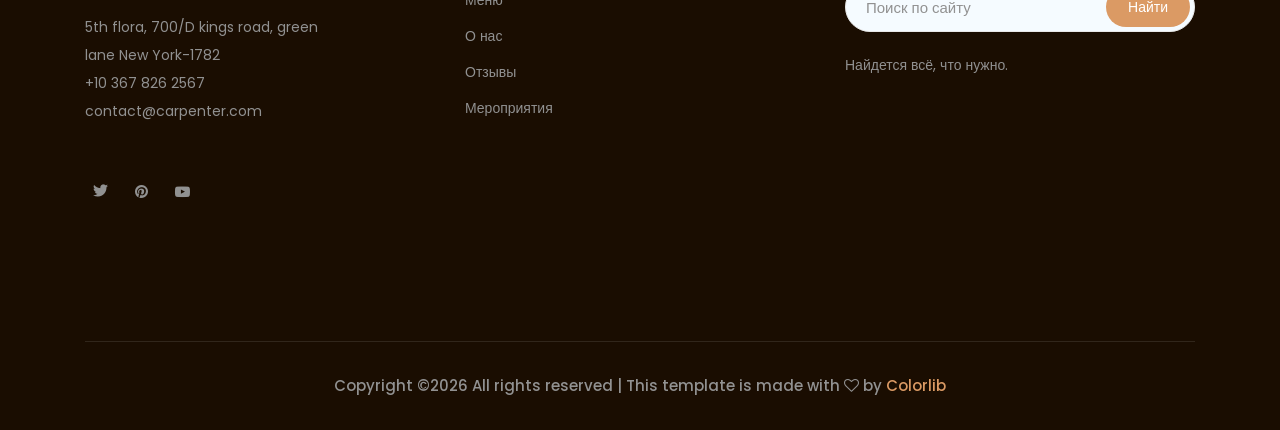
<file: bcont-team-diplom-main/events/index.html>
<!doctype html>
<html class="no-js" lang="zxx">

<head>
    <meta charset="utf-8">
    <meta http-equiv="x-ua-compatible" content="ie=edge">
    <title>Ресторан "Морская кухня"</title>
    <meta name="description" content="">
    <meta name="viewport" content="width=device-width, initial-scale=1">

    <!-- <link rel="manifest" href="site.webmanifest"> -->
    <link rel="shortcut icon" type="image/x-icon" href="../img/favicon.png">
    <!-- Place favicon.ico in the root directory -->

    <!-- CSS here -->
    <link rel="stylesheet" href="../css/bootstrap.min.css">
    <link rel="stylesheet" href="../css/owl.carousel.min.css">
    <link rel="stylesheet" href="../css/magnific-popup.css">
    <link rel="stylesheet" href="../css/font-awesome.min.css">
    <link rel="stylesheet" href="../css/themify-icons.css">
    <link rel="stylesheet" href="../css/gijgo.css">
    <link rel="stylesheet" href="../css/nice-select.css">
    <link rel="stylesheet" href="../css/flaticon.css">
    <link rel="stylesheet" href="../css/slicknav.css">

    <link rel="stylesheet" href="../css/style.css">
    <!-- <link rel="stylesheet" href="../css/responsive.css"> -->
</head>

<body>
    <!--[if lte IE 9]>
            <p class="browserupgrade">You are using an <strong>outdated</strong> browser. Please <a href="https://browsehappy.com/">upgrade your browser</a> to improve your experience and security.</p>
        <![endif]-->

    <!-- header-start -->
    <header>
        <div class="header-area ">
            <div id="sticky-header" class="main-header-area">
                <div class="container-fluid p-0">
                    <div class="header_bottom_border">
                        <div class="row align-items-center no-gutters">
                            <div class="col-xl-3 col-lg-2">
                                <div class="logo">
                                    <a href="../catalog/index.html">
                                        <img src="../img/logo.png" alt="">
                                    </a>
                                </div>
                            </div>
                            <div class="col-xl-6 col-lg-7">
                                <div class="main-menu  d-none d-lg-block">
                                    <nav>
                                        <ul id="navigation">
                                            <li><a class="active" href="../index.html">Главная</a></li>
                                            <li><a href="../catalog/index.html">Меню</a></li>
                                            <li><a href="#">О ресторане <i class="ti-angle-down"></i></a>
                                                <ul class="submenu">
                                                    <li><a href="../about.html">О нас</a></li>
                                                    <li><a href="../contact.html">Контакты</a></li>
                                                </ul>
                                            </li>
                                            <li><a href="../reviews/index.html">Отзывы</a></li>
                                            <li><a href="../events/index.html">Мероприятия</a></li>
                                        </ul>
                                    </nav>
                                </div>
                            </div>
                            <div class="col-xl-3 col-lg-3 d-none d-lg-block">
                                <div class="say_hello">
                                    <a href="../events/index.html">Наши мероприятия</a>
                                </div>
                            </div>
                            <div class="col-12">
                                <div class="mobile_menu d-block d-lg-none"></div>
                            </div>
                        </div>
                    </div>

                </div>
            </div>
        </div>
    </header>
    <!-- header-end -->
    <!-- bradcam_area  -->
    <div class="bradcam_area bradcam_bg_2">
        <div class="container">
            <div class="row">
                <div class="col-xl-12">
                    <div class="bradcam_text text-center">
                        <h3>Мероприятия для наших гостей</h3>
                    </div>
                </div>
            </div>
        </div>
    </div>
    <!--/ bradcam_area  -->
    <!-- Start Align Area -->
    <div class="whole-wrap">
        <div class="container box_1170">
            <div class="section-top-border">
                <h3 class="mb-30">Расписание мероприятий</h3>
                <div class="progress-table-wrap">
                    <div class="progress-table">
                        <div class="table-head">
                            <div class="date">Дата</div>
                            <div class="title">Название</div>
                            <div class="agenda">Программа</div>
                            <div class="detail">Регистрация</div>
                        </div>
                        <div class="table-row">
                            <div class="date">01.07.2022</div>
                            <div class="title">Греческий вечер</div>
                            <div class="agenda">
                                Встреча гостей. 
                                Приветственный напиток.
                                Концерт живой музыки
                            </div>
                            <div class="detail">
                                    <a href="events_detail.html" class="genric-btn success medium">Подробнее</a>
                            </div>
                        </div>
                        <div class="table-row">
                            <div class="date">02.08.2022</div>
                            <div class="title">Греческий вечер</div>
                            <div class="agenda">
                                Встреча гостей. 
                                Приветственный напиток.
                                Концерт живой музыки
                            </div>
                            <div class="detail">
                                <a href="events_detail.html" class="genric-btn success medium">Подробнее</a>
                            </div>
                        </div>
                        <div class="table-row">
                            <div class="date">03.09.2022</div>
                            <div class="title">Греческий вечер</div>
                            <div class="agenda">
                                Встреча гостей. 
                                Приветственный напиток.
                                Концерт живой музыки
                            </div>
                            <div class="detail">
                                <a href="events_detail.html" class="genric-btn success medium">Подробнее</a>
                            </div>
                        </div>
                        <div class="table-row">
                            <div class="date">01.07.2022</div>
                            <div class="title">Греческий вечер</div>
                            <div class="agenda">
                                Встреча гостей. 
                                Приветственный напиток.
                                Концерт живой музыки
                            </div>
                            <div class="detail">
                                <a href="events_detail.html" class="genric-btn success medium">Подробнее</a>
                            </div>
                        </div>
                        <div class="table-row">
                            <div class="date">01.07.2022</div>
                            <div class="title">Греческий вечер</div>
                            <div class="agenda">
                                Встреча гостей. 
                                Приветственный напиток.
                                Концерт живой музыки
                            </div>
                            <div class="detail">
                                <a href="events_detail.html" class="genric-btn success medium">Подробнее</a>
                            </div>
                        </div>
                        <div class="table-row">
                            <div class="date">01.07.2022</div>
                            <div class="title">Греческий вечер</div>
                            <div class="agenda">
                                Встреча гостей. 
                                Приветственный напиток.
                                Концерт живой музыки
                            </div>
                            <div class="detail">
                                <a href="events_detail.html" class="genric-btn success medium">Подробнее</a>
                            </div>
                        </div>
                        <div class="table-row">
                            <div class="date">01.07.2022</div>
                            <div class="title">Греческий вечер</div>
                            <div class="agenda">
                                Встреча гостей. 
                                Приветственный напиток.
                                Концерт живой музыки
                            </div>
                            <div class="detail">
                                <a href="events_detail.html" class="genric-btn success medium">Подробнее</a>
                            </div>
                        </div>
                        <div class="table-row">
                            <div class="date">01.07.2022</div>
                            <div class="title">Греческий вечер</div>
                            <div class="agenda">
                                Встреча гостей. 
                                Приветственный напиток.
                                Концерт живой музыки
                            </div>
                            <div class="detail">
                                <a href="events_detail.html" class="genric-btn success medium">Подробнее</a>
                            </div>
                        </div>
                </div>
            </div>
        </div>
    </div>

     <!-- footer_start  -->
    <footer class="footer">
        <div class="footer_top">
            <div class="container">
                <div class="row">
                    <div class="col-xl-3 col-md-6 col-lg-3 ">
                        <div class="footer_widget">
                            <div class="footer_logo">
                                <a href="#">
                                    <img src="../img/footer_logo.png" alt="">
                                </a>
                            </div>
                            <p>5th flora, 700/D kings road, green <br> lane New York-1782 <br>
                                <a href="#">+10 367 826 2567</a> <br>
                                <a href="#">contact@carpenter.com</a>
                            </p>
                            <p>



                            </p>
                            <div class="socail_links">
                                <ul>
                                    <li>
                                        <a href="#">
                                            <i class="ti-twitter-alt"></i>
                                        </a>
                                    </li>
                                    <li>
                                        <a href="#">
                                            <i class="fa fa-pinterest"></i>
                                        </a>
                                    </li>
                                    <li>
                                        <a href="#">
                                            <i class="fa fa-youtube-play"></i>
                                        </a>
                                    </li>
                                </ul>
                            </div>

                        </div>
                    </div>
                    <div class="col-xl-4 col-md-6 col-lg-4 offset-xl-1">
                        <div class="footer_widget">
                            <h3 class="footer_title">
                                Полезные ссылки
                            </h3>
                            <ul>
                                <li><a href="../catalog/index.html">Меню</a></li>
                                <li><a href="../about.html">О нас</a></li>
                                <li><a href="../reviews/index.html">Отзывы</a></li>
                                <li><a href="../events/index.html">Мероприятия</a></li>
                            </ul>
                        </div>
                    </div>
                    <div class="col-xl-4 col-md-6 col-lg-4">
                        <div class="footer_widget">
                            <h3 class="footer_title">
                                Поиск
                            </h3>
                            <form action="/search/" class="newsletter_form">
                                <input type="text" placeholder="Поиск по сайту">
                                <button type="submit">Найти</button>
                            </form>
                            <p class="newsletter_text">Найдется всё, что нужно.</p>
                        </div>
                    </div>
                </div>
            </div>
        </div>
        <div class="copy-right_text">
            <div class="container">
                <div class="footer_border"></div>
                <div class="row">
                    <div class="col-xl-12">
                        <p class="copy_right text-center">
                            <!-- Link back to Colorlib can't be removed. Template is licensed under CC BY 3.0. -->
Copyright &copy;<script>document.write(new Date().getFullYear());</script> All rights reserved | This template is made with <i class="fa fa-heart-o" aria-hidden="true"></i> by <a href="https://colorlib.com" target="_blank">Colorlib</a>
<!-- Link back to Colorlib can't be removed. Template is licensed under CC BY 3.0. -->
                        </p>
                    </div>
                </div>
            </div>
        </div>
    </footer>
    <!-- footer_end  -->

    <!-- JS here -->
    <script src="../js/vendor/modernizr-3.5.0.min.js"></script>
    <script src="../js/vendor/jquery-1.12.4.min.js"></script>
    <script src="../js/popper.min.js"></script>
    <script src="../js/bootstrap.min.js"></script>
    <script src="../js/owl.carousel.min.js"></script>
    <script src="../js/isotope.pkgd.min.js"></script>
    <script src="../js/ajax-form.js"></script>
    <script src="../js/waypoints.min.js"></script>
    <script src="../js/jquery.counterup.min.js"></script>
    <script src="../js/imagesloaded.pkgd.min.js"></script>
    <script src="../js/scrollIt.js"></script>
    <script src="../js/jquery.scrollUp.min.js"></script>
    <script src="../js/wow.min.js"></script>
    <script src="../js/gijgo.min.js"></script>
    <script src="../js/nice-select.min.js"></script>
    <script src="../js/jquery.slicknav.min.js"></script>
    <script src="../js/jquery.magnific-popup.min.js"></script>
    <script src="../js/plugins.js"></script>



    <!--contact js-->
    <script src="../js/contact.js"></script>
    <script src="../js/jquery.ajaxchimp.min.js"></script>
    <script src="../js/jquery.form.js"></script>
    <script src="../js/jquery.validate.min.js"></script>
    <script src="../js/mail-script.js"></script>


    <script src="../js/main.js"></script>

    <script>
        $('#datepicker').datepicker({
            iconsLibrary: 'fontawesome',
            icons: {
                rightIcon: '<span class="fa fa-calendar-o"></span>'
            }
        });
        $('#datepicker2').datepicker({
            iconsLibrary: 'fontawesome',
            icons: {
                rightIcon: '<span class="fa fa-calendar-o"></span>'
            }

        });
    </script>
</body>

</html>
</file>
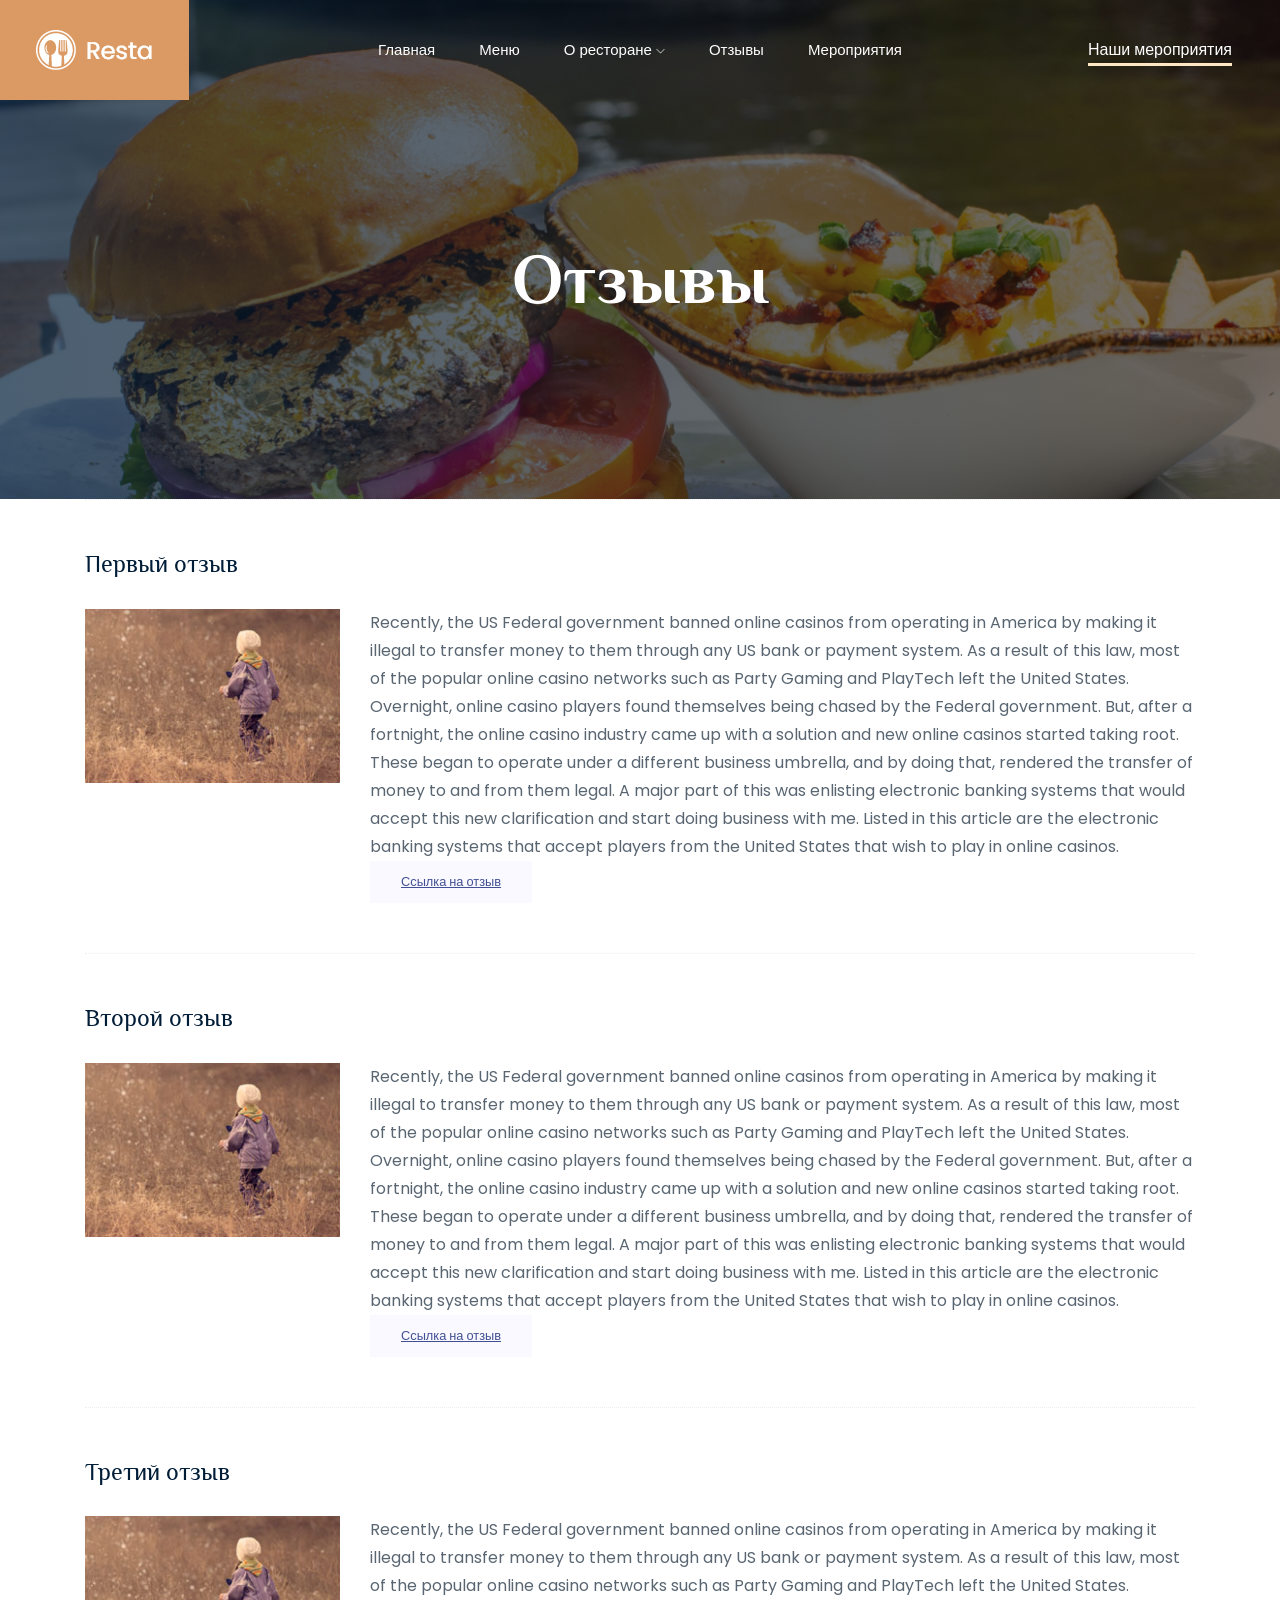
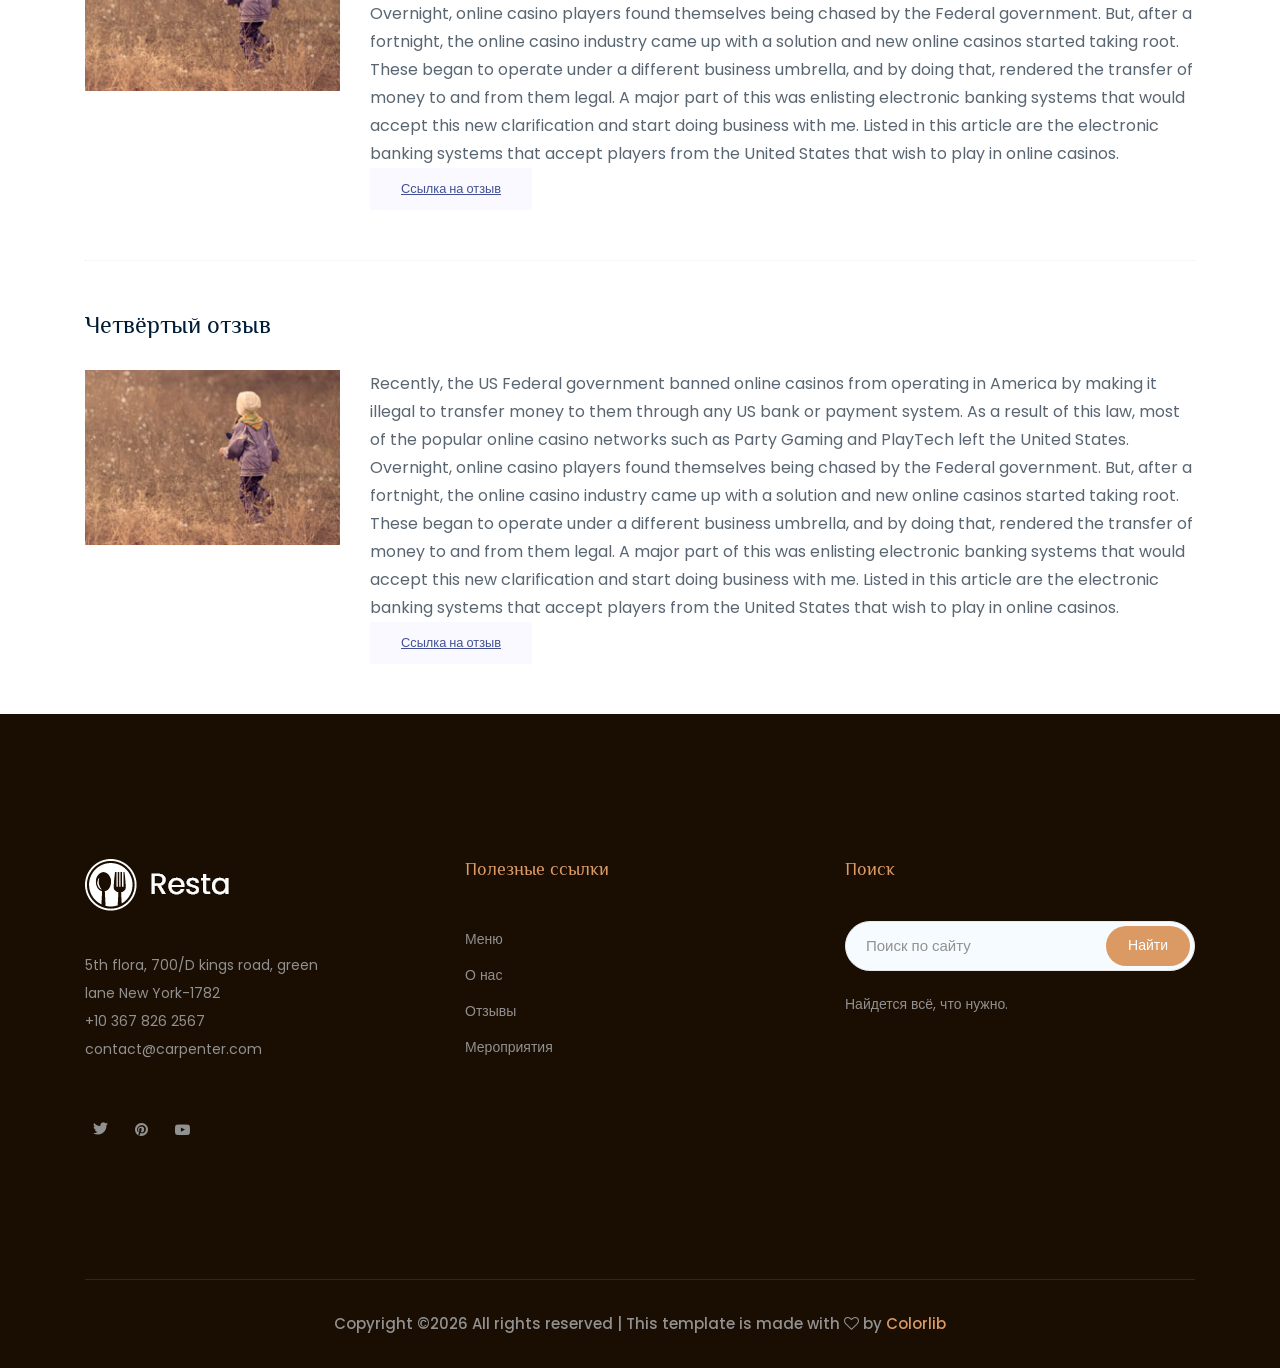
<file: bcont-team-diplom-main/reviews/index.html>
<!doctype html>
<html class="no-js" lang="zxx">

<head>
    <meta charset="utf-8">
    <meta http-equiv="x-ua-compatible" content="ie=edge">
    <title>Ресторан "Морская кухня"</title>
    <meta name="description" content="">
    <meta name="viewport" content="width=device-width, initial-scale=1">

    <!-- <link rel="manifest" href="site.webmanifest"> -->
    <link rel="shortcut icon" type="image/x-icon" href="../img/favicon.png">
    <!-- Place favicon.ico in the root directory -->

    <!-- CSS here -->
    <link rel="stylesheet" href="../css/bootstrap.min.css">
    <link rel="stylesheet" href="../css/owl.carousel.min.css">
    <link rel="stylesheet" href="../css/magnific-popup.css">
    <link rel="stylesheet" href="../css/font-awesome.min.css">
    <link rel="stylesheet" href="../css/themify-icons.css">
    <link rel="stylesheet" href="../css/gijgo.css">
    <link rel="stylesheet" href="../css/nice-select.css">
    <link rel="stylesheet" href="../css/flaticon.css">
    <link rel="stylesheet" href="../css/slicknav.css">

    <link rel="stylesheet" href="../css/style.css">
    <!-- <link rel="stylesheet" href="../css/responsive.css"> -->
</head>

<body>
    <!--[if lte IE 9]>
            <p class="browserupgrade">You are using an <strong>outdated</strong> browser. Please <a href="https://browsehappy.com/">upgrade your browser</a> to improve your experience and security.</p>
        <![endif]-->

    <!-- header-start -->
    <header>
        <div class="header-area ">
            <div id="sticky-header" class="main-header-area">
                <div class="container-fluid p-0">
                    <div class="header_bottom_border">
                        <div class="row align-items-center no-gutters">
                            <div class="col-xl-3 col-lg-2">
                                <div class="logo">
                                    <a href="../index.html">
                                        <img src="../img/logo.png" alt="">
                                    </a>
                                </div>
                            </div>
                            <div class="col-xl-6 col-lg-7">
                                <div class="main-menu  d-none d-lg-block">
                                    <nav>
                                        <ul id="navigation">
                                            <li><a class="active" href="../index.html">Главная</a></li>
                                            <li><a href="../catalog/index.html">Меню</a></li>
                                            <li><a href="#">О ресторане <i class="ti-angle-down"></i></a>
                                                <ul class="submenu">
                                                    <li><a href="../about.html">О нас</a></li>
                                                    <li><a href="../contact.html">Контакты</a></li>
                                                </ul>
                                            </li>
                                            <li><a href="../reviews/index.html">Отзывы</a></li>
                                            <li><a href="../events/index.html">Мероприятия</a></li>
                                        </ul>
                                    </nav>
                                </div>
                            </div>
                            <div class="col-xl-3 col-lg-3 d-none d-lg-block">
                                <div class="say_hello">
                                    <a href="../events/index.html">Наши мероприятия</a>
                                </div>
                            </div>
                            <div class="col-12">
                                <div class="mobile_menu d-block d-lg-none"></div>
                            </div>
                        </div>
                    </div>

                </div>
            </div>
        </div>
    </header>
    <!-- header-end -->
    <!-- bradcam_area  -->
    <div class="bradcam_area bradcam_bg_2">
        <div class="container">
            <div class="row">
                <div class="col-xl-12">
                    <div class="bradcam_text text-center">
                        <h3>Отзывы</h3>
                    </div>
                </div>
            </div>
        </div>
    </div>
    <!--/ bradcam_area  -->
     <div class="whole-wrap">
        <div class="container box_1170">
            <div class="section-top-border">
                <h3 class="mb-30"><a href="reviews_detail.html">Первый отзыв</a></h3>
                <div class="row">
                    <div class="col-md-3">
                        <img src="../img/elements/d.jpg" alt="" class="img-fluid">
                    </div>
                    <div class="col-md-9 mt-sm-20">
                        <p>Recently, the US Federal government banned online casinos from operating in America by making
                            it illegal to
                            transfer money to them through any US bank or payment system. As a result of this law, most
                            of the popular
                            online casino networks such as Party Gaming and PlayTech left the United States. Overnight,
                            online casino
                            players found themselves being chased by the Federal government. But, after a fortnight, the
                            online casino
                            industry came up with a solution and new online casinos started taking root. These began to
                            operate under a
                            different business umbrella, and by doing that, rendered the transfer of money to and from
                            them legal. A major
                            part of this was enlisting electronic banking systems that would accept this new
                            clarification and start doing
                            business with me. Listed in this article are the electronic banking systems that accept
                            players from the United
                            States that wish to play in online casinos.</p>
                            <a href="reviews_detail.html" class="genric-btn link">Ссылка на отзыв</a>
                    </div>
                </div>
            </div>
            <div class="section-top-border">
                <h3 class="mb-30"><a href="reviews_detail.html">Второй отзыв</a></h3>
                <div class="row">
                    <div class="col-md-3">
                        <img src="../img/elements/d.jpg" alt="" class="img-fluid">
                    </div>
                    <div class="col-md-9 mt-sm-20">
                        <p>Recently, the US Federal government banned online casinos from operating in America by making
                            it illegal to
                            transfer money to them through any US bank or payment system. As a result of this law, most
                            of the popular
                            online casino networks such as Party Gaming and PlayTech left the United States. Overnight,
                            online casino
                            players found themselves being chased by the Federal government. But, after a fortnight, the
                            online casino
                            industry came up with a solution and new online casinos started taking root. These began to
                            operate under a
                            different business umbrella, and by doing that, rendered the transfer of money to and from
                            them legal. A major
                            part of this was enlisting electronic banking systems that would accept this new
                            clarification and start doing
                            business with me. Listed in this article are the electronic banking systems that accept
                            players from the United
                            States that wish to play in online casinos.</p>
                            <a href="reviews_detail.html" class="genric-btn link">Ссылка на отзыв</a>
                    </div>
                </div>
            </div>
            <div class="section-top-border">
                <h3 class="mb-30"><a href="reviews_detail.html">Третий отзыв</a></h3>
                <div class="row">
                    <div class="col-md-3">
                        <img src="../img/elements/d.jpg" alt="" class="img-fluid">
                    </div>
                    <div class="col-md-9 mt-sm-20">
                        <p>Recently, the US Federal government banned online casinos from operating in America by making
                            it illegal to
                            transfer money to them through any US bank or payment system. As a result of this law, most
                            of the popular
                            online casino networks such as Party Gaming and PlayTech left the United States. Overnight,
                            online casino
                            players found themselves being chased by the Federal government. But, after a fortnight, the
                            online casino
                            industry came up with a solution and new online casinos started taking root. These began to
                            operate under a
                            different business umbrella, and by doing that, rendered the transfer of money to and from
                            them legal. A major
                            part of this was enlisting electronic banking systems that would accept this new
                            clarification and start doing
                            business with me. Listed in this article are the electronic banking systems that accept
                            players from the United
                            States that wish to play in online casinos.</p>
                            <a href="reviews_detail.html" class="genric-btn link">Ссылка на отзыв</a>
                    </div>
                </div>
            </div>
            <div class="section-top-border">
                <h3 class="mb-30"><a href="reviews_detail.html">Четвёртый отзыв</a></h3>
                <div class="row">
                    <div class="col-md-3">
                        <img src="../img/elements/d.jpg" alt="" class="img-fluid">
                    </div>
                    <div class="col-md-9 mt-sm-20">
                        <p>Recently, the US Federal government banned online casinos from operating in America by making
                            it illegal to
                            transfer money to them through any US bank or payment system. As a result of this law, most
                            of the popular
                            online casino networks such as Party Gaming and PlayTech left the United States. Overnight,
                            online casino
                            players found themselves being chased by the Federal government. But, after a fortnight, the
                            online casino
                            industry came up with a solution and new online casinos started taking root. These began to
                            operate under a
                            different business umbrella, and by doing that, rendered the transfer of money to and from
                            them legal. A major
                            part of this was enlisting electronic banking systems that would accept this new
                            clarification and start doing
                            business with me. Listed in this article are the electronic banking systems that accept
                            players from the United
                            States that wish to play in online casinos.</p>
                            <a href="reviews_detail.html" class="genric-btn link">Ссылка на отзыв</a>
                    </div>
                </div>
            </div>
        </div>
    </div>
     <!-- footer_start  -->
    <footer class="footer">
        <div class="footer_top">
            <div class="container">
                <div class="row">
                    <div class="col-xl-3 col-md-6 col-lg-3 ">
                        <div class="footer_widget">
                            <div class="footer_logo">
                                <a href="#">
                                    <img src="../img/footer_logo.png" alt="">
                                </a>
                            </div>
                            <p>5th flora, 700/D kings road, green <br> lane New York-1782 <br>
                                <a href="#">+10 367 826 2567</a> <br>
                                <a href="#">contact@carpenter.com</a>
                            </p>
                            <p>



                            </p>
                            <div class="socail_links">
                                <ul>
                                    <li>
                                        <a href="#">
                                            <i class="ti-twitter-alt"></i>
                                        </a>
                                    </li>
                                    <li>
                                        <a href="#">
                                            <i class="fa fa-pinterest"></i>
                                        </a>
                                    </li>
                                    <li>
                                        <a href="#">
                                            <i class="fa fa-youtube-play"></i>
                                        </a>
                                    </li>
                                </ul>
                            </div>

                        </div>
                    </div>
                    <div class="col-xl-4 col-md-6 col-lg-4 offset-xl-1">
                        <div class="footer_widget">
                            <h3 class="footer_title">
                                Полезные ссылки
                            </h3>
                            <ul>
                                <li><a href="../catalog/index.html">Меню</a></li>
                                <li><a href="../about.html">О нас</a></li>
                                <li><a href="../reviews/index.html">Отзывы</a></li>
                                <li><a href="../events/index.html">Мероприятия</a></li>
                            </ul>
                        </div>
                    </div>
                    <div class="col-xl-4 col-md-6 col-lg-4">
                        <div class="footer_widget">
                            <h3 class="footer_title">
                                Поиск
                            </h3>
                            <form action="/search/" class="newsletter_form">
                                <input type="text" placeholder="Поиск по сайту">
                                <button type="submit">Найти</button>
                            </form>
                            <p class="newsletter_text">Найдется всё, что нужно.</p>
                        </div>
                    </div>
                </div>
            </div>
        </div>
        <div class="copy-right_text">
            <div class="container">
                <div class="footer_border"></div>
                <div class="row">
                    <div class="col-xl-12">
                        <p class="copy_right text-center">
                            <!-- Link back to Colorlib can't be removed. Template is licensed under CC BY 3.0. -->
Copyright &copy;<script>document.write(new Date().getFullYear());</script> All rights reserved | This template is made with <i class="fa fa-heart-o" aria-hidden="true"></i> by <a href="https://colorlib.com" target="_blank">Colorlib</a>
<!-- Link back to Colorlib can't be removed. Template is licensed under CC BY 3.0. -->
                        </p>
                    </div>
                </div>
            </div>
        </div>
    </footer>
    <!-- footer_end  -->

    <!-- JS here -->
    <script src="../js/vendor/modernizr-3.5.0.min.js"></script>
    <script src="../js/vendor/jquery-1.12.4.min.js"></script>
    <script src="../js/popper.min.js"></script>
    <script src="../js/bootstrap.min.js"></script>
    <script src="../js/owl.carousel.min.js"></script>
    <script src="../js/isotope.pkgd.min.js"></script>
    <script src="../js/ajax-form.js"></script>
    <script src="../js/waypoints.min.js"></script>
    <script src="../js/jquery.counterup.min.js"></script>
    <script src="../js/imagesloaded.pkgd.min.js"></script>
    <script src="../js/scrollIt.js"></script>
    <script src="../js/jquery.scrollUp.min.js"></script>
    <script src="../js/wow.min.js"></script>
    <script src="../js/gijgo.min.js"></script>
    <script src="../js/nice-select.min.js"></script>
    <script src="../js/jquery.slicknav.min.js"></script>
    <script src="../js/jquery.magnific-popup.min.js"></script>
    <script src="../js/plugins.js"></script>



    <!--contact js-->
    <script src="../js/contact.js"></script>
    <script src="../js/jquery.ajaxchimp.min.js"></script>
    <script src="../js/jquery.form.js"></script>
    <script src="../js/jquery.validate.min.js"></script>
    <script src="../js/mail-script.js"></script>


    <script src="../js/main.js"></script>

    <script>
        $('#datepicker').datepicker({
            iconsLibrary: 'fontawesome',
            icons: {
                rightIcon: '<span class="fa fa-calendar-o"></span>'
            }
        });
        $('#datepicker2').datepicker({
            iconsLibrary: 'fontawesome',
            icons: {
                rightIcon: '<span class="fa fa-calendar-o"></span>'
            }

        });
    </script>
</body>

</html>
</file>
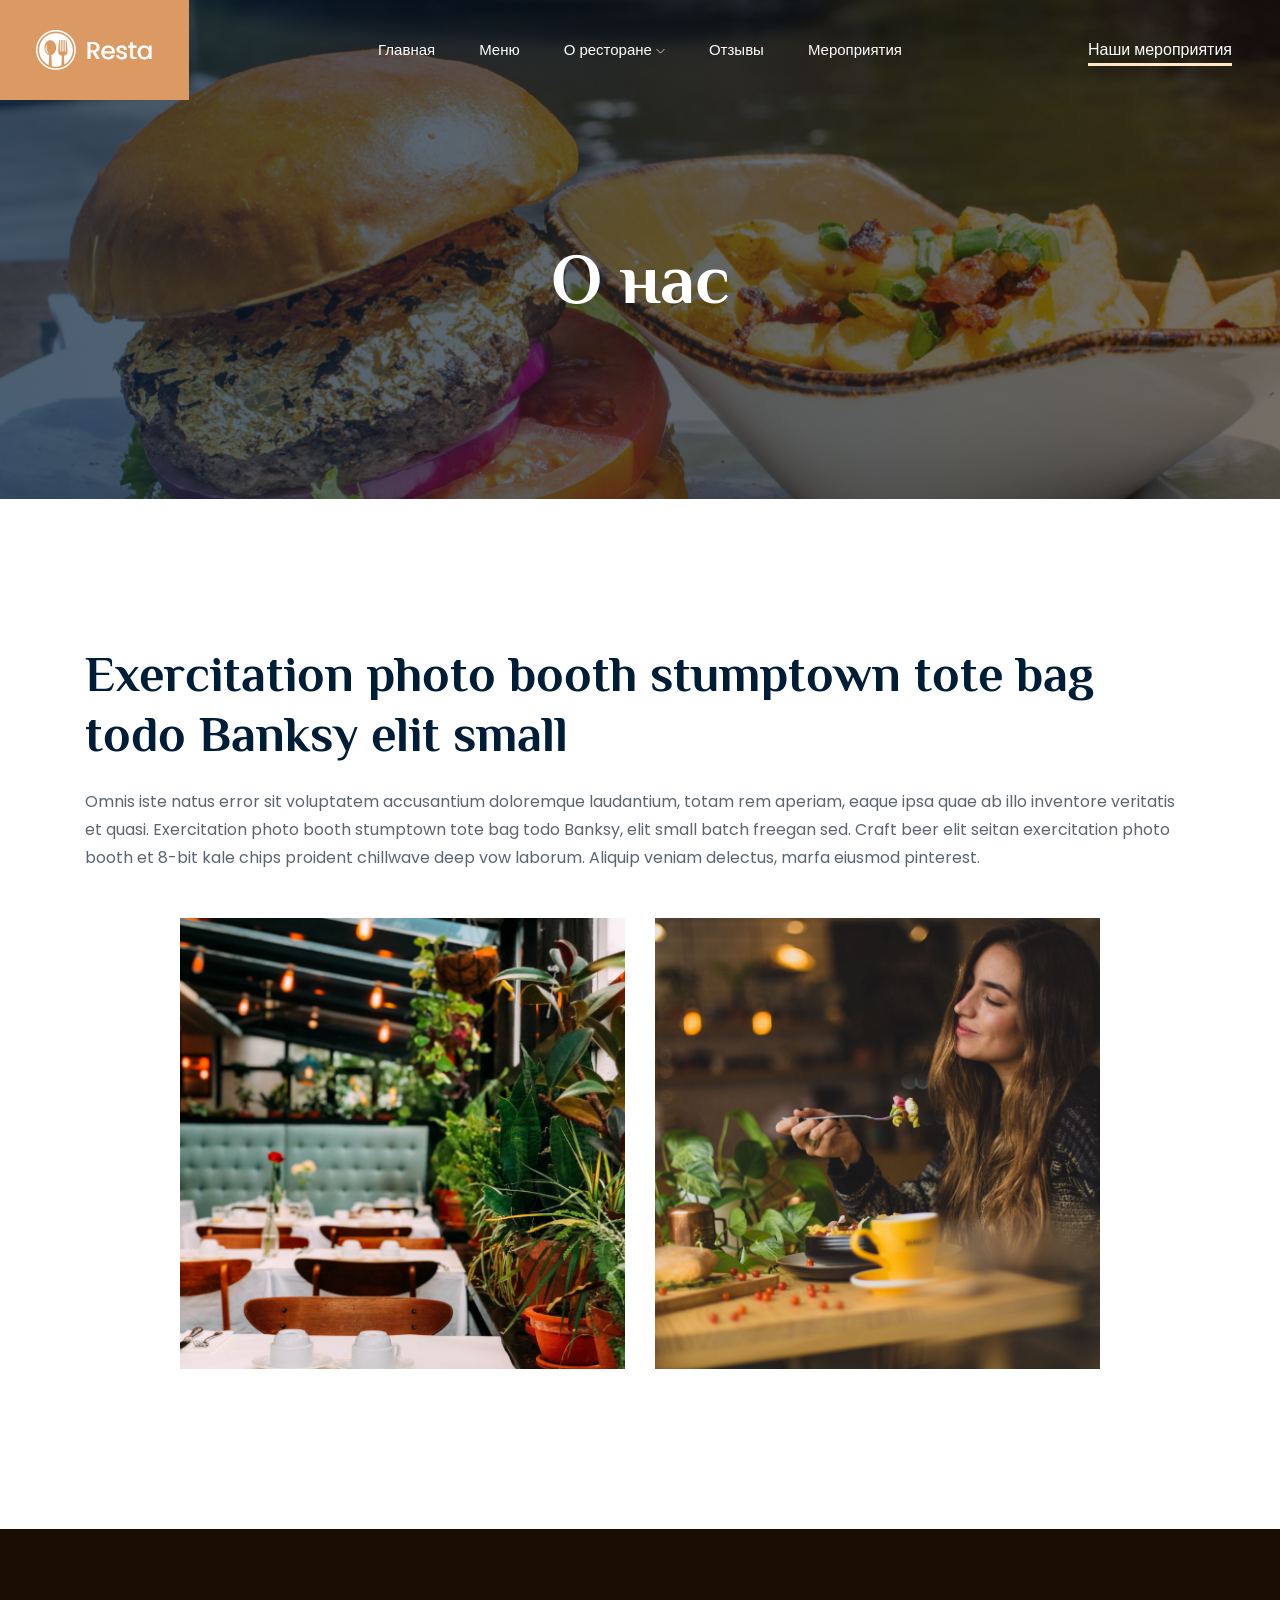
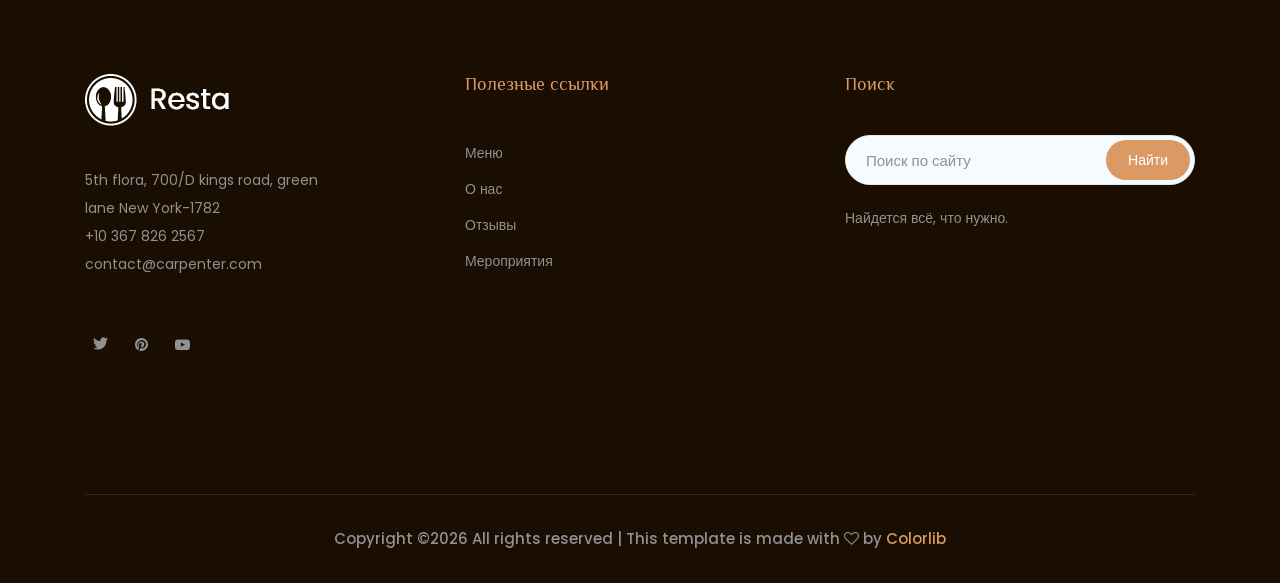
<file: bcont-team-diplom-main/about.html>
<!doctype html>
<html class="no-js" lang="zxx">

<head>
    <meta charset="utf-8">
    <meta http-equiv="x-ua-compatible" content="ie=edge">
    <title>Ресторан "Морская кухня"</title>
    <meta name="description" content="">
    <meta name="viewport" content="width=device-width, initial-scale=1">

    <!-- <link rel="manifest" href="site.webmanifest"> -->
    <link rel="shortcut icon" type="image/x-icon" href="../img/favicon.png">
    <!-- Place favicon.ico in the root directory -->

    <!-- CSS here -->
    <link rel="stylesheet" href="css/bootstrap.min.css">
    <link rel="stylesheet" href="css/owl.carousel.min.css">
    <link rel="stylesheet" href="css/magnific-popup.css">
    <link rel="stylesheet" href="css/font-awesome.min.css">
    <link rel="stylesheet" href="css/themify-icons.css">
    <link rel="stylesheet" href="css/gijgo.css">
    <link rel="stylesheet" href="css/nice-select.css">
    <link rel="stylesheet" href="css/flaticon.css">
    <link rel="stylesheet" href="css/slicknav.css">

    <link rel="stylesheet" href="css/style.css">
    <!-- <link rel="stylesheet" href="css/responsive.css"> -->
</head>

<body>
    <!--[if lte IE 9]>
            <p class="browserupgrade">You are using an <strong>outdate</strong> browser. Please <a href="https://browsehappy.com/">upgrade your browser</a> to improve your experience and security.</p>
        <![endif]-->

    <!-- header-start -->
    <header>
        <div class="header-area ">
            <div id="sticky-header" class="main-header-area">
                <div class="container-fluid p-0">
                    <div class="header_bottom_border">
                        <div class="row align-items-center no-gutters">
                            <div class="col-xl-3 col-lg-2">
                                <div class="logo">
                                    <a href="index.html">
                                        <img src="img/logo.png" alt="">
                                    </a>
                                </div>
                            </div>
                            <div class="col-xl-6 col-lg-7">
                                <div class="main-menu  d-none d-lg-block">
                                    <nav>
                                        <ul id="navigation">
                                            <li><a class="active" href="index.html">Главная</a></li>
                                            <li><a href="catalog/index.html">Меню</a></li>
                                            <li><a href="#">О ресторане <i class="ti-angle-down"></i></a>
                                                <ul class="submenu">
                                                    <li><a href="about.html">О нас</a></li>
                                                    <li><a href="contact.html">Контакты</a></li>
                                                </ul>
                                            </li>
                                            <li><a href="reviews/index.html">Отзывы</a></li>
                                            <li><a href="events/index.html">Мероприятия</a></li>
                                        </ul>
                                    </nav>
                                </div>
                            </div>
                            <div class="col-xl-3 col-lg-3 d-none d-lg-block">
                                <div class="say_hello">
                                    <a href="events/index.html">Наши мероприятия</a>
                                </div>
                            </div>
                            <div class="col-12">
                                <div class="mobile_menu d-block d-lg-none"></div>
                            </div>
                        </div>
                    </div>

                </div>
            </div>
        </div>
    </header>
    <!-- header-end -->
    <!-- bradcam_area  -->
    <div class="bradcam_area bradcam_bg_2">
        <div class="container">
            <div class="row">
                <div class="col-xl-12">
                    <div class="bradcam_text text-center">
                        <h3>О нас</h3>
                    </div>
                </div>
            </div>
        </div>
    </div>
    <!--/ bradcam_area  -->

    <div class="main_about_wrap">
        <div class="container">
            <div class="row">
                <div class="col-xl-12">
                    <h3>Exercitation photo booth stumptown tote
                        bag todo Banksy elit small</h3>
                        <p>Omnis iste natus error sit voluptatem accusantium doloremque laudantium, totam rem aperiam, eaque ipsa quae ab illo inventore veritatis et quasi. Exercitation photo booth stumptown tote bag todo Banksy, elit small batch freegan sed. Craft beer elit seitan exercitation photo booth et 8-bit kale chips proident chillwave deep vow laborum. Aliquip veniam delectus, marfa eiusmod pinterest.</p>
                </div>
            </div>
            <div class="row justify-content-center">
                <div class="col-lg-10">
                    <div class="row">
                        <div class="col-xl-6 col-md-6">
                            <div class="about_thumb">
                                <img src="img/about/about_1.png" alt="">
                            </div>
                        </div>
                        <div class="col-xl-6 col-md-6">
                            <div class="about_thumb">
                                <img src="img/about/about_2.png" alt="">
                            </div>
                        </div>
                    </div>
                </div>
            </div>
        </div>
    </div>

    <!-- footer_start  -->
    <footer class="footer">
        <div class="footer_top">
            <div class="container">
                <div class="row">
                    <div class="col-xl-3 col-md-6 col-lg-3 ">
                        <div class="footer_widget">
                            <div class="footer_logo">
                                <a href="#">
                                    <img src="img/footer_logo.png" alt="">
                                </a>
                            </div>
                            <p>5th flora, 700/D kings road, green <br> lane New York-1782 <br>
                                <a href="#">+10 367 826 2567</a> <br>
                                <a href="#">contact@carpenter.com</a>
                            </p>
                            <p>



                            </p>
                            <div class="socail_links">
                                <ul>
                                    <li>
                                        <a href="#">
                                            <i class="ti-twitter-alt"></i>
                                        </a>
                                    </li>
                                    <li>
                                        <a href="#">
                                            <i class="fa fa-pinterest"></i>
                                        </a>
                                    </li>
                                    <li>
                                        <a href="#">
                                            <i class="fa fa-youtube-play"></i>
                                        </a>
                                    </li>
                                </ul>
                            </div>

                        </div>
                    </div>
                    <div class="col-xl-4 col-md-6 col-lg-4 offset-xl-1">
                        <div class="footer_widget">
                            <h3 class="footer_title">
                                Полезные ссылки
                            </h3>
                            <ul>
                                <li><a href="catalog/index.html">Меню</a></li>
                                <li><a href="about.html">О нас</a></li>
                                <li><a href="reviews/index.html">Отзывы</a></li>
                                <li><a href="events/index.html">Мероприятия</a></li>
                            </ul>
                        </div>
                    </div>
                    <div class="col-xl-4 col-md-6 col-lg-4">
                        <div class="footer_widget">
                            <h3 class="footer_title">
                                Поиск
                            </h3>
                            <form action="/search/" class="newsletter_form">
                                <input type="text" placeholder="Поиск по сайту">
                                <button type="submit">Найти</button>
                            </form>
                            <p class="newsletter_text">Найдется всё, что нужно.</p>
                        </div>
                    </div>
                </div>
            </div>
        </div>
        <div class="copy-right_text">
            <div class="container">
                <div class="footer_border"></div>
                <div class="row">
                    <div class="col-xl-12">
                        <p class="copy_right text-center">
                            <!-- Link back to Colorlib can't be removed. Template is licensed under CC BY 3.0. -->
Copyright &copy;<script>document.write(new Date().getFullYear());</script> All rights reserved | This template is made with <i class="fa fa-heart-o" aria-hidden="true"></i> by <a href="https://colorlib.com" target="_blank">Colorlib</a>
<!-- Link back to Colorlib can't be removed. Template is licensed under CC BY 3.0. -->
                        </p>
                    </div>
                </div>
            </div>
        </div>
    </footer>
    <!-- footer_end  -->

    <!-- JS here -->
    <script src="js/vendor/modernizr-3.5.0.min.js"></script>
    <script src="js/vendor/jquery-1.12.4.min.js"></script>
    <script src="js/popper.min.js"></script>
    <script src="js/bootstrap.min.js"></script>
    <script src="js/owl.carousel.min.js"></script>
    <script src="js/isotope.pkgd.min.js"></script>
    <script src="js/ajax-form.js"></script>
    <script src="js/waypoints.min.js"></script>
    <script src="js/jquery.counterup.min.js"></script>
    <script src="js/imagesloaded.pkgd.min.js"></script>
    <script src="js/scrollIt.js"></script>
    <script src="js/jquery.scrollUp.min.js"></script>
    <script src="js/wow.min.js"></script>
    <script src="js/gijgo.min.js"></script>
    <script src="js/nice-select.min.js"></script>
    <script src="js/jquery.slicknav.min.js"></script>
    <script src="js/jquery.magnific-popup.min.js"></script>
    <script src="js/plugins.js"></script>



    <!--contact js-->
    <script src="js/contact.js"></script>
    <script src="js/jquery.ajaxchimp.min.js"></script>
    <script src="js/jquery.form.js"></script>
    <script src="js/jquery.validate.min.js"></script>
    <script src="js/mail-script.js"></script>


    <script src="js/main.js"></script>

    <script>
        $('#datepicker').datepicker({
            iconsLibrary: 'fontawesome',
            icons: {
                rightIcon: '<span class="fa fa-calendar-o"></span>'
            }
        });
        $('#datepicker2').datepicker({
            iconsLibrary: 'fontawesome',
            icons: {
                rightIcon: '<span class="fa fa-calendar-o"></span>'
            }

        });
    </script>
</body>

</html>
</file>
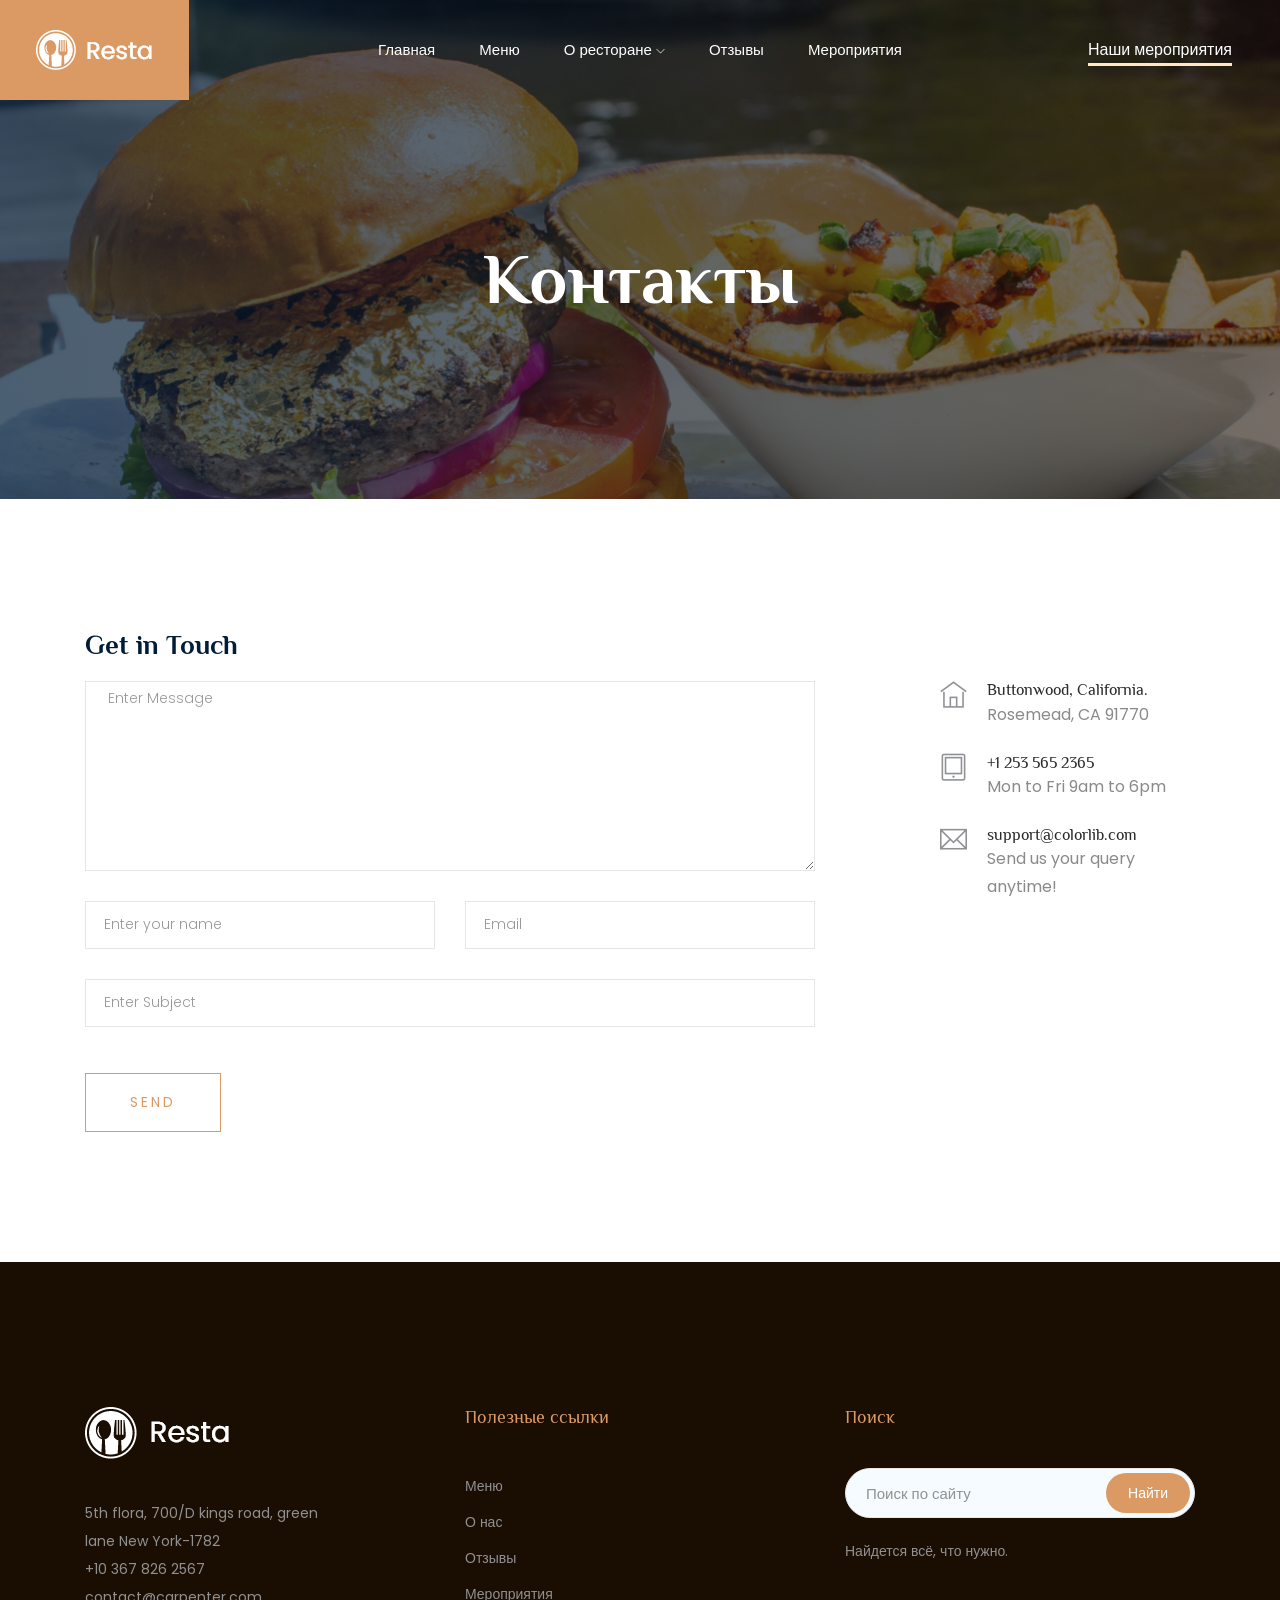
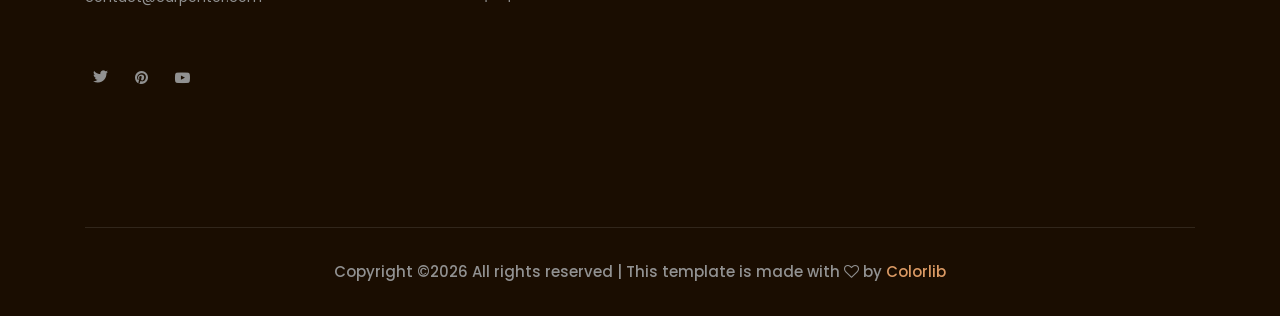
<file: bcont-team-diplom-main/contact.html>
<!doctype html>
<html class="no-js" lang="zxx">

<head>
    <meta charset="utf-8">
    <meta http-equiv="x-ua-compatible" content="ie=edge">
    <title>Ресторан "Морская кухня"</title>
    <meta name="description" content="">
    <meta name="viewport" content="width=device-width, initial-scale=1">

    <!-- <link rel="manifest" href="site.webmanifest"> -->
    <link rel="shortcut icon" type="image/x-icon" href="img/favicon.png">
    <!-- Place favicon.ico in the root directory -->

    <!-- CSS here -->
    <link rel="stylesheet" href="css/bootstrap.min.css">
    <link rel="stylesheet" href="css/owl.carousel.min.css">
    <link rel="stylesheet" href="css/magnific-popup.css">
    <link rel="stylesheet" href="css/font-awesome.min.css">
    <link rel="stylesheet" href="css/themify-icons.css">
    <link rel="stylesheet" href="css/gijgo.css">
    <link rel="stylesheet" href="css/nice-select.css">
    <link rel="stylesheet" href="css/flaticon.css">
    <link rel="stylesheet" href="css/slicknav.css">

    <link rel="stylesheet" href="css/style.css">
    <!-- <link rel="stylesheet" href="css/responsive.css"> -->
</head>

<body>
    <!--[if lte IE 9]>
            <p class="browserupgrade">You are using an <strong>outdated</strong> browser. Please <a href="https://browsehappy.com/">upgrade your browser</a> to improve your experience and security.</p>
        <![endif]-->

    <!-- header-start -->
    <header>
        <div class="header-area ">
            <div id="sticky-header" class="main-header-area">
                <div class="container-fluid p-0">
                    <div class="header_bottom_border">
                        <div class="row align-items-center no-gutters">
                            <div class="col-xl-3 col-lg-2">
                                <div class="logo">
                                    <a href="index.html">
                                        <img src="img/logo.png" alt="">
                                    </a>
                                </div>
                            </div>
                            <div class="col-xl-6 col-lg-7">
                                <div class="main-menu  d-none d-lg-block">
                                    <nav>
                                        <ul id="navigation">
                                            <li><a class="active" href="index.html">Главная</a></li>
                                            <li><a href="catalog/index.html">Меню</a></li>
                                            <li><a href="#">О ресторане <i class="ti-angle-down"></i></a>
                                                <ul class="submenu">
                                                    <li><a href="about.html">О нас</a></li>
                                                    <li><a href="contact.html">Контакты</a></li>
                                                </ul>
                                            </li>
                                            <li><a href="reviews/index.html">Отзывы</a></li>
                                            <li><a href="events/index.html">Мероприятия</a></li>
                                        </ul>
                                    </nav>
                                </div>
                            </div>
                            <div class="col-xl-3 col-lg-3 d-none d-lg-block">
                                <div class="say_hello">
                                    <a href="events/index.html">Наши мероприятия</a>
                                </div>
                            </div>
                            <div class="col-12">
                                <div class="mobile_menu d-block d-lg-none"></div>
                            </div>
                        </div>
                    </div>

                </div>
            </div>
        </div>
    </header>
    <!-- header-end -->
    <!-- bradcam_area  -->
    <div class="bradcam_area bradcam_bg_2">
        <div class="container">
            <div class="row">
                <div class="col-xl-12">
                    <div class="bradcam_text text-center">
                        <h3>Контакты</h3>
                    </div>
                </div>
            </div>
        </div>
    </div>
    <!--/ bradcam_area  -->

    <!-- ================ contact section start ================= -->
    <section class="contact-section">
            <div class="container">
                <div class="row">
                    <div class="col-12">
                        <h2 class="contact-title">Get in Touch</h2>
                    </div>
                    <div class="col-lg-8">
                        <form class="form-contact contact_form" action="contact_process.php" method="post" id="contactForm" novalidate="novalidate">
                            <div class="row">
                                <div class="col-12">
                                    <div class="form-group">
                                        <textarea class="form-control w-100" name="message" id="message" cols="30" rows="9" onfocus="this.placeholder = ''" onblur="this.placeholder = 'Enter Message'" placeholder=" Enter Message"></textarea>
                                    </div>
                                </div>
                                <div class="col-sm-6">
                                    <div class="form-group">
                                        <input class="form-control valid" name="name" id="name" type="text" onfocus="this.placeholder = ''" onblur="this.placeholder = 'Enter your name'" placeholder="Enter your name">
                                    </div>
                                </div>
                                <div class="col-sm-6">
                                    <div class="form-group">
                                        <input class="form-control valid" name="email" id="email" type="email" onfocus="this.placeholder = ''" onblur="this.placeholder = 'Enter email address'" placeholder="Email">
                                    </div>
                                </div>
                                <div class="col-12">
                                    <div class="form-group">
                                        <input class="form-control" name="subject" id="subject" type="text" onfocus="this.placeholder = ''" onblur="this.placeholder = 'Enter Subject'" placeholder="Enter Subject">
                                    </div>
                                </div>
                            </div>
                            <div class="form-group mt-3">
                                <button type="submit" class="button button-contactForm boxed-btn">Send</button>
                            </div>
                        </form>
                    </div>
                    <div class="col-lg-3 offset-lg-1">
                        <div class="media contact-info">
                            <span class="contact-info__icon"><i class="ti-home"></i></span>
                            <div class="media-body">
                                <h3>Buttonwood, California.</h3>
                                <p>Rosemead, CA 91770</p>
                            </div>
                        </div>
                        <div class="media contact-info">
                            <span class="contact-info__icon"><i class="ti-tablet"></i></span>
                            <div class="media-body">
                                <h3>+1 253 565 2365</h3>
                                <p>Mon to Fri 9am to 6pm</p>
                            </div>
                        </div>
                        <div class="media contact-info">
                            <span class="contact-info__icon"><i class="ti-email"></i></span>
                            <div class="media-body">
                                <h3>support@colorlib.com</h3>
                                <p>Send us your query anytime!</p>
                            </div>
                        </div>
                    </div>
                </div>
            </div>
        </section>
    <!-- ================ contact section end ================= -->
    
    <!-- footer_start  -->
    <footer class="footer">
        <div class="footer_top">
            <div class="container">
                <div class="row">
                    <div class="col-xl-3 col-md-6 col-lg-3 ">
                        <div class="footer_widget">
                            <div class="footer_logo">
                                <a href="#">
                                    <img src="img/footer_logo.png" alt="">
                                </a>
                            </div>
                            <p>5th flora, 700/D kings road, green <br> lane New York-1782 <br>
                                <a href="#">+10 367 826 2567</a> <br>
                                <a href="#">contact@carpenter.com</a>
                            </p>
                            <p>



                            </p>
                            <div class="socail_links">
                                <ul>
                                    <li>
                                        <a href="#">
                                            <i class="ti-twitter-alt"></i>
                                        </a>
                                    </li>
                                    <li>
                                        <a href="#">
                                            <i class="fa fa-pinterest"></i>
                                        </a>
                                    </li>
                                    <li>
                                        <a href="#">
                                            <i class="fa fa-youtube-play"></i>
                                        </a>
                                    </li>
                                </ul>
                            </div>

                        </div>
                    </div>
                    <div class="col-xl-4 col-md-6 col-lg-4 offset-xl-1">
                        <div class="footer_widget">
                            <h3 class="footer_title">
                                Полезные ссылки
                            </h3>
                            <ul>
                                <li><a href="catalog/index.html">Меню</a></li>
                                <li><a href="about.html">О нас</a></li>
                                <li><a href="reviews/index.html">Отзывы</a></li>
                                <li><a href="events/index.html">Мероприятия</a></li>
                            </ul>
                        </div>
                    </div>
                    <div class="col-xl-4 col-md-6 col-lg-4">
                        <div class="footer_widget">
                            <h3 class="footer_title">
                                Поиск
                            </h3>
                            <form action="/search/" class="newsletter_form">
                                <input type="text" placeholder="Поиск по сайту">
                                <button type="submit">Найти</button>
                            </form>
                            <p class="newsletter_text">Найдется всё, что нужно.</p>
                        </div>
                    </div>
                </div>
            </div>
        </div>
        <div class="copy-right_text">
            <div class="container">
                <div class="footer_border"></div>
                <div class="row">
                    <div class="col-xl-12">
                        <p class="copy_right text-center">
                            <!-- Link back to Colorlib can't be removed. Template is licensed under CC BY 3.0. -->
Copyright &copy;<script>document.write(new Date().getFullYear());</script> All rights reserved | This template is made with <i class="fa fa-heart-o" aria-hidden="true"></i> by <a href="https://colorlib.com" target="_blank">Colorlib</a>
<!-- Link back to Colorlib can't be removed. Template is licensed under CC BY 3.0. -->
                        </p>
                    </div>
                </div>
            </div>
        </div>
    </footer>
    <!-- footer_end  -->

    <!-- JS here -->
    <script src="js/vendor/modernizr-3.5.0.min.js"></script>
    <script src="js/vendor/jquery-1.12.4.min.js"></script>
    <script src="js/popper.min.js"></script>
    <script src="js/bootstrap.min.js"></script>
    <script src="js/owl.carousel.min.js"></script>
    <script src="js/isotope.pkgd.min.js"></script>
    <script src="js/ajax-form.js"></script>
    <script src="js/waypoints.min.js"></script>
    <script src="js/jquery.counterup.min.js"></script>
    <script src="js/imagesloaded.pkgd.min.js"></script>
    <script src="js/scrollIt.js"></script>
    <script src="js/jquery.scrollUp.min.js"></script>
    <script src="js/wow.min.js"></script>
    <script src="js/gijgo.min.js"></script>
    <script src="js/nice-select.min.js"></script>
    <script src="js/jquery.slicknav.min.js"></script>
    <script src="js/jquery.magnific-popup.min.js"></script>
    <script src="js/plugins.js"></script>



    <!--contact js-->
    <script src="js/contact.js"></script>
    <script src="js/jquery.ajaxchimp.min.js"></script>
    <script src="js/jquery.form.js"></script>
    <script src="js/jquery.validate.min.js"></script>
    <script src="js/mail-script.js"></script>


    <script src="js/main.js"></script>

    <script>
        $('#datepicker').datepicker({
            iconsLibrary: 'fontawesome',
            icons: {
                rightIcon: '<span class="fa fa-calendar-o"></span>'
            }
        });
        $('#datepicker2').datepicker({
            iconsLibrary: 'fontawesome',
            icons: {
                rightIcon: '<span class="fa fa-calendar-o"></span>'
            }

        });
    </script>
</body>

</html>
</file>
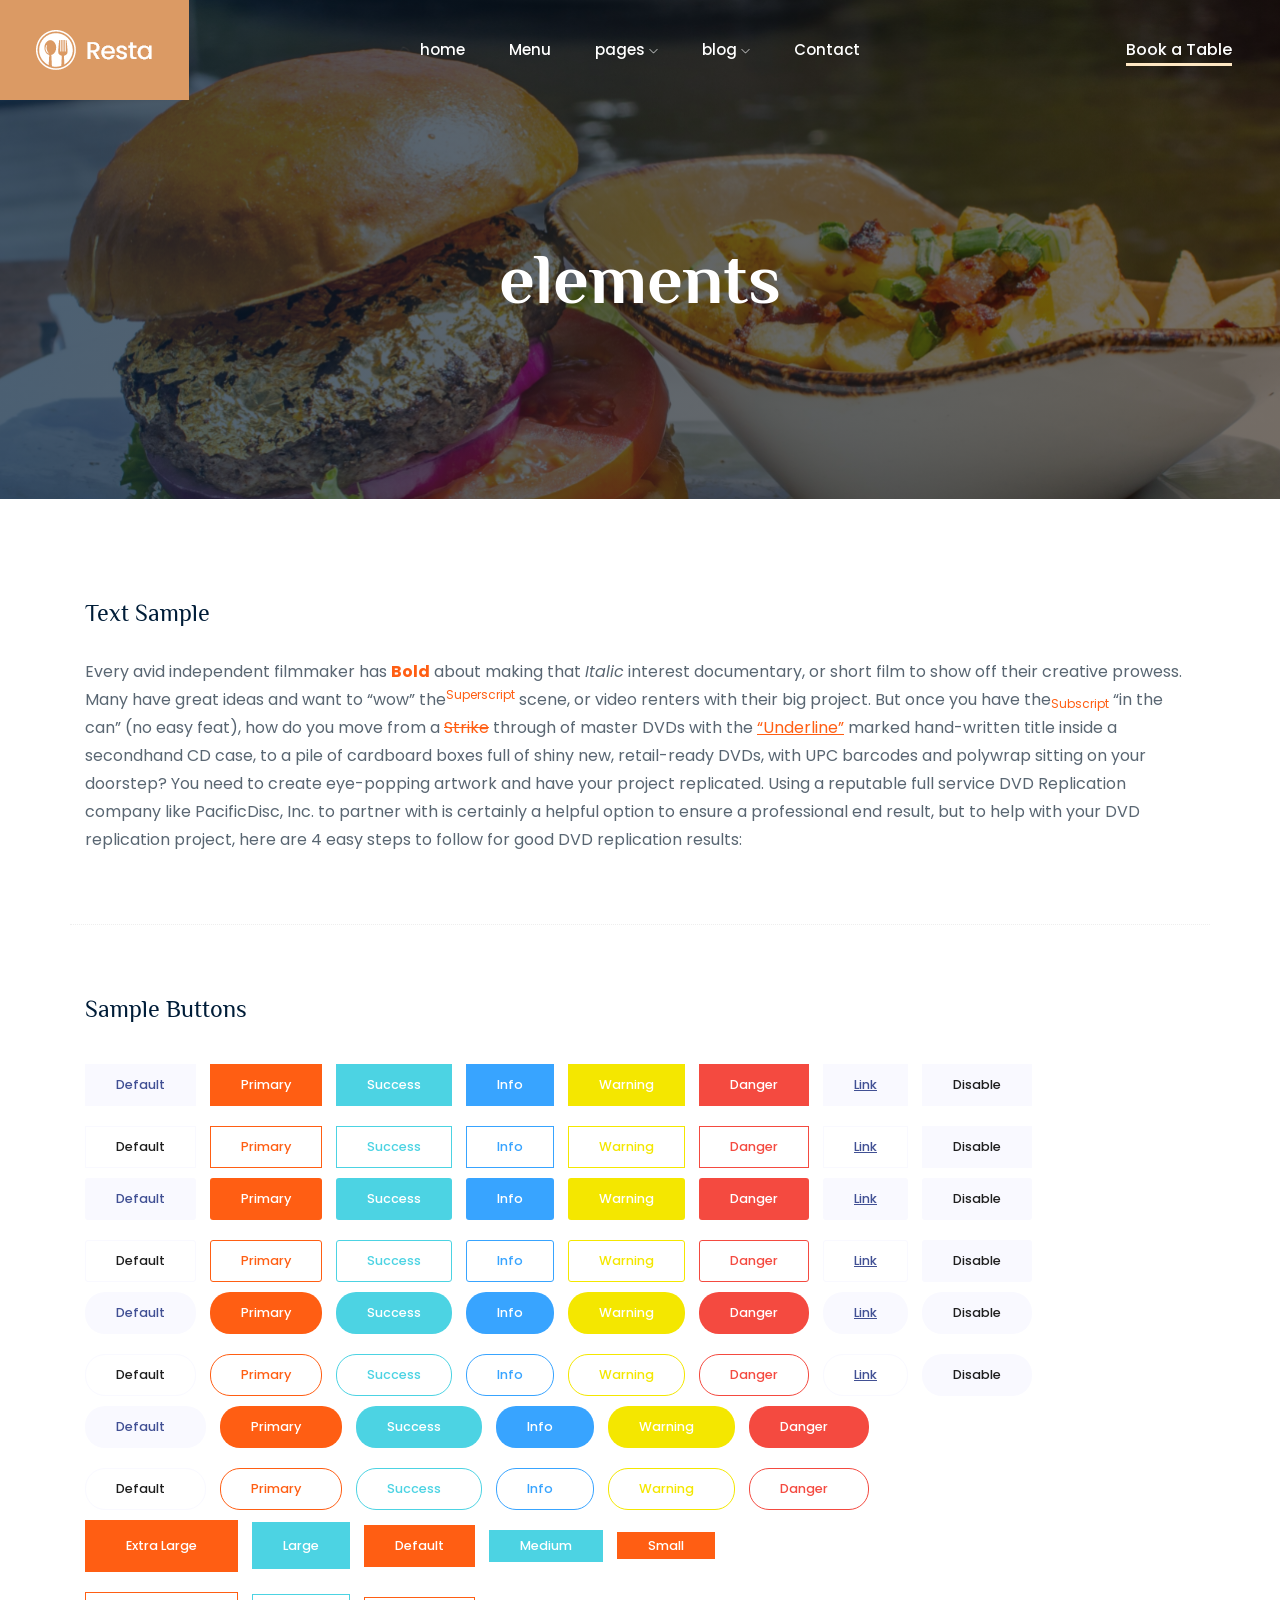
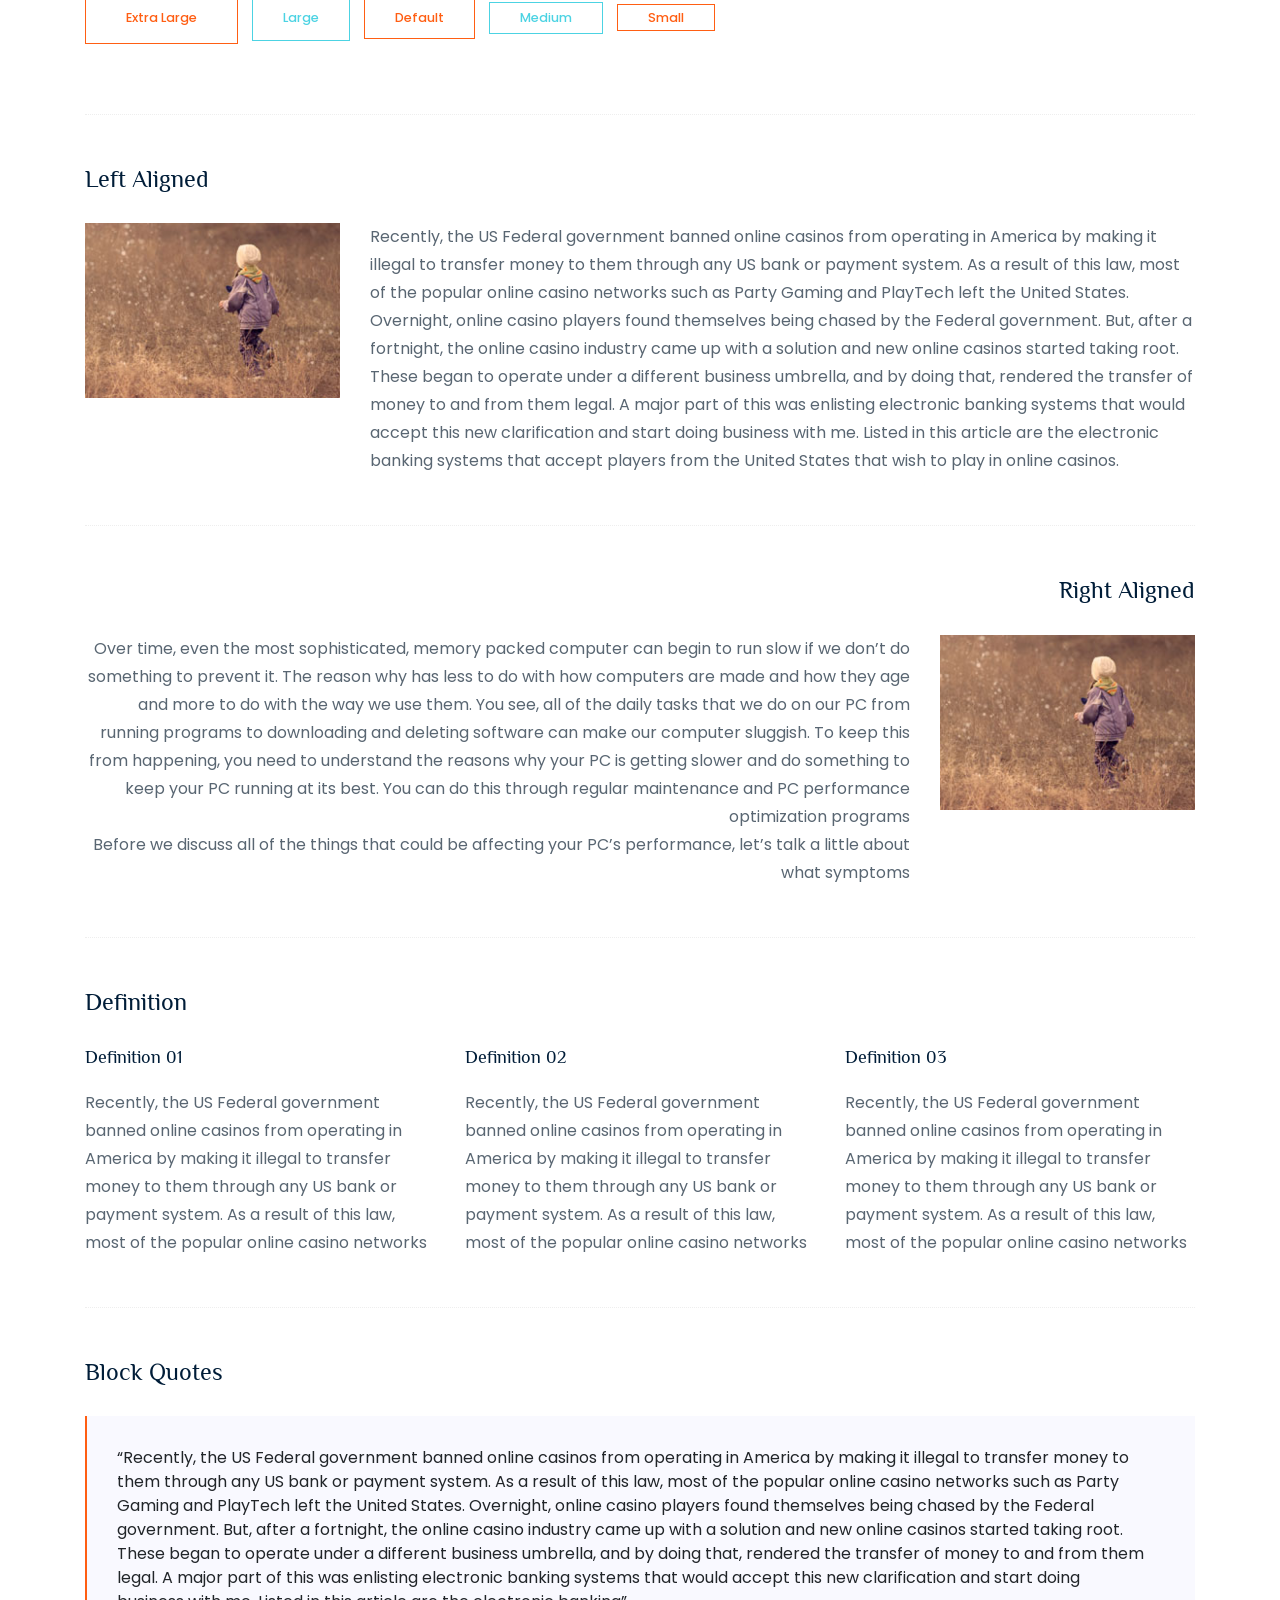
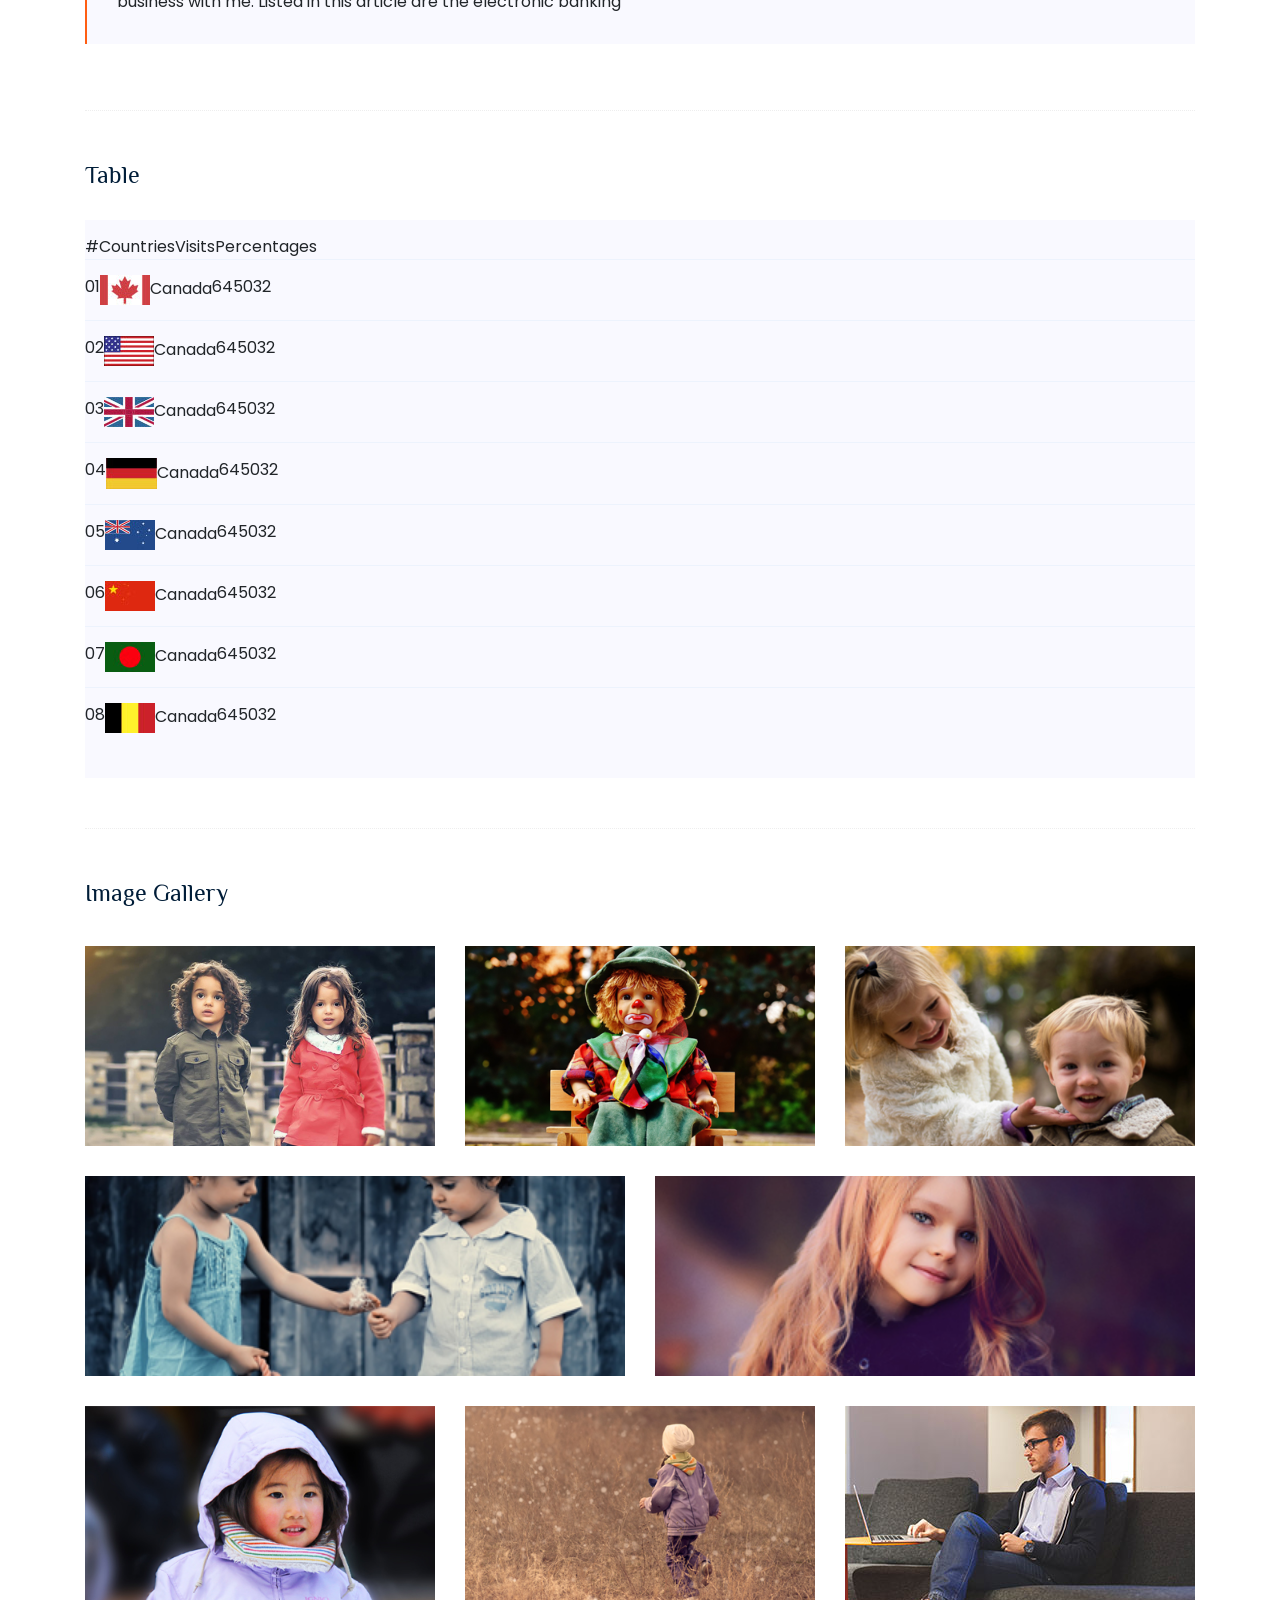
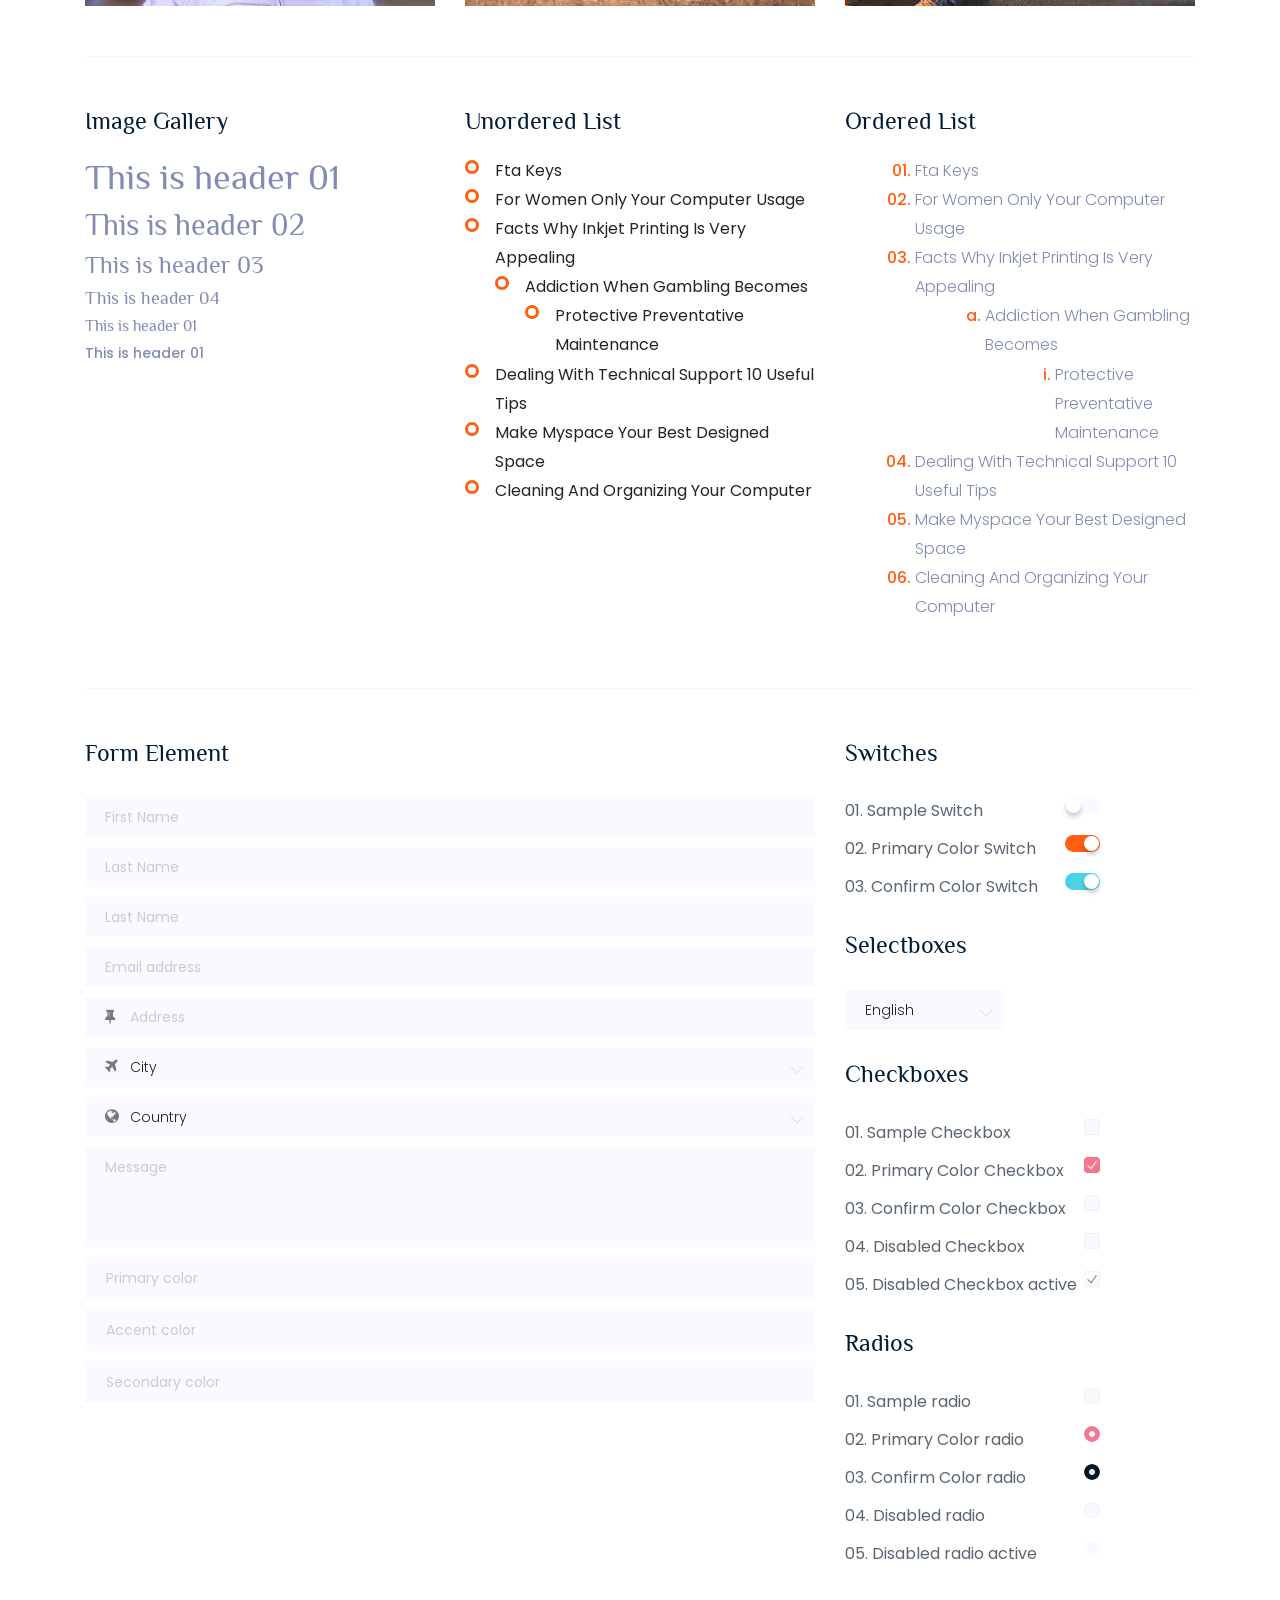
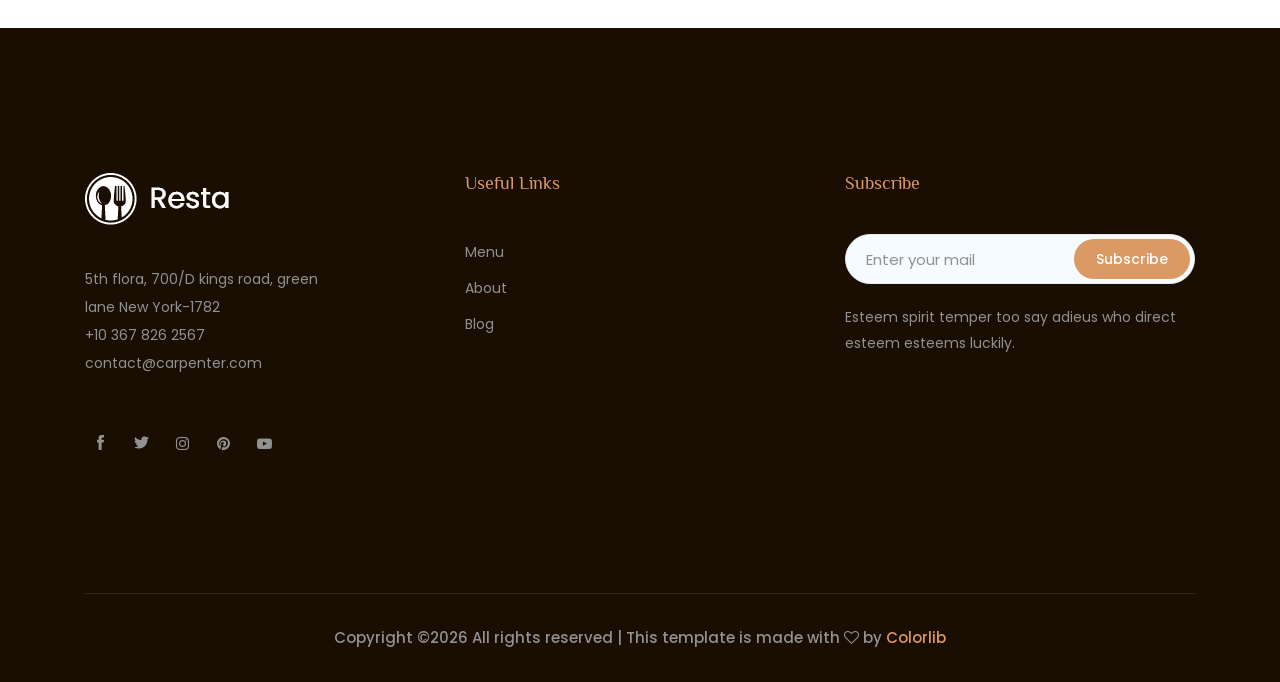
<file: bcont-team-diplom-main/elements.html>
<!doctype html>
<html class="no-js" lang="zxx">

<head>
	<meta charset="utf-8">
	<meta http-equiv="x-ua-compatible" content="ie=edge">
	<title>Restaurant</title>
	<meta name="description" content="">
	<meta name="viewport" content="width=device-width, initial-scale=1">

	<!-- <link rel="manifest" href="site.webmanifest"> -->
	<link rel="shortcut icon" type="image/x-icon" href="img/favicon.png">
	<!-- Place favicon.ico in the root directory -->

	<!-- CSS here -->
	<link rel="stylesheet" href="css/bootstrap.min.css">
	<link rel="stylesheet" href="css/owl.carousel.min.css">
	<link rel="stylesheet" href="css/magnific-popup.css">
	<link rel="stylesheet" href="css/font-awesome.min.css">
	<link rel="stylesheet" href="css/themify-icons.css">
	<link rel="stylesheet" href="css/nice-select.css">
	<link rel="stylesheet" href="css/flaticon.css">
	<link rel="stylesheet" href="css/gijgo.css">
	<link rel="stylesheet" href="css/animate.css">
	<link rel="stylesheet" href="css/slicknav.css">
	<link rel="stylesheet" href="css/style.css">
	<!-- <link rel="stylesheet" href="css/responsive.css"> -->
</head>

<body>
	<!--[if lte IE 9]>
            <p class="browserupgrade">You are using an <strong>outdated</strong> browser. Please <a href="https://browsehappy.com/">upgrade your browser</a> to improve your experience and security.</p>
        <![endif]-->

    <!-- header-start -->
    <header>
        <div class="header-area ">
            <div id="sticky-header" class="main-header-area">
                <div class="container-fluid p-0">
                    <div class="header_bottom_border">
                        <div class="row align-items-center no-gutters">
                            <div class="col-xl-3 col-lg-2">
                                <div class="logo">
                                    <a href="index.html">
                                        <img src="img/logo.png" alt="">
                                    </a>
                                </div>
                            </div>
                            <div class="col-xl-6 col-lg-7">
                                <div class="main-menu  d-none d-lg-block">
                                    <nav>
                                        <ul id="navigation">
                                            <li><a class="active" href="index.html">home</a></li>
                                            <li><a href="Menu.html">Menu</a></li>
                                            <li><a href="#">pages <i class="ti-angle-down"></i></a>
                                                <ul class="submenu">
                                                    <li><a href="about.html">about</a></li>
                                                    <li><a href="elements.html">elements</a></li>
                                                </ul>
                                            </li>
                                            <li><a href="#">blog <i class="ti-angle-down"></i></a>
                                                <ul class="submenu">
                                                    <li><a href="blog.html">blog</a></li>
                                                    <li><a href="single-blog.html">single-blog</a></li>
                                                </ul>
                                            </li>
                                            <li><a href="contact.html">Contact</a></li>
                                        </ul>
                                    </nav>
                                </div>
                            </div>
                            <div class="col-xl-3 col-lg-3 d-none d-lg-block">
                                <div class="say_hello">
                                    <a href="#">Book a Table</a>
                                </div>
                            </div>
                            <div class="col-12">
                                <div class="mobile_menu d-block d-lg-none"></div>
                            </div>
                        </div>
                    </div>

                </div>
            </div>
        </div>
    </header>
    <!-- header-end -->

    <!-- bradcam_area  -->
    <div class="bradcam_area bradcam_bg_2">
        <div class="container">
            <div class="row">
                <div class="col-xl-12">
                    <div class="bradcam_text text-center">
                        <h3>elements</h3>
                    </div>
                </div>
            </div>
        </div>
    </div>
    <!--/ bradcam_area  -->

	<!-- Start Sample Area -->
	<section class="sample-text-area">
		<div class="container box_1170">
			<h3 class="text-heading">Text Sample</h3>
			<p class="sample-text">
				Every avid independent filmmaker has <b>Bold</b> about making that <i>Italic</i> interest documentary,
				or short
				film to show off their creative prowess. Many have great ideas and want to “wow”
				the<sup>Superscript</sup> scene,
				or video renters with their big project. But once you have the<sub>Subscript</sub> “in the can” (no easy
				feat), how
				do you move from a <del>Strike</del> through of master DVDs with the <u>“Underline”</u> marked
				hand-written title
				inside a secondhand CD case, to a pile of cardboard boxes full of shiny new, retail-ready DVDs, with UPC
				barcodes
				and polywrap sitting on your doorstep? You need to create eye-popping artwork and have your project
				replicated.
				Using a reputable full service DVD Replication company like PacificDisc, Inc. to partner with is
				certainly a
				helpful option to ensure a professional end result, but to help with your DVD replication project, here
				are 4 easy
				steps to follow for good DVD replication results:

			</p>
		</div>
	</section>
	<!-- End Sample Area -->

	<!-- Start Button -->
	<section class="button-area">
		<div class="container box_1170 border-top-generic">
			<h3 class="text-heading">Sample Buttons</h3>
			<div class="button-group-area">
				<a href="#" class="genric-btn default">Default</a>
				<a href="#" class="genric-btn primary">Primary</a>
				<a href="#" class="genric-btn success">Success</a>
				<a href="#" class="genric-btn info">Info</a>
				<a href="#" class="genric-btn warning">Warning</a>
				<a href="#" class="genric-btn danger">Danger</a>
				<a href="#" class="genric-btn link">Link</a>
				<a href="#" class="genric-btn disable">Disable</a>
			</div>
			<div class="button-group-area mt-10">
				<a href="#" class="genric-btn default-border">Default</a>
				<a href="#" class="genric-btn primary-border">Primary</a>
				<a href="#" class="genric-btn success-border">Success</a>
				<a href="#" class="genric-btn info-border">Info</a>
				<a href="#" class="genric-btn warning-border">Warning</a>
				<a href="#" class="genric-btn danger-border">Danger</a>
				<a href="#" class="genric-btn link-border">Link</a>
				<a href="#" class="genric-btn disable">Disable</a>
			</div>
			<div class="button-group-area mt-40">
				<a href="#" class="genric-btn default radius">Default</a>
				<a href="#" class="genric-btn primary radius">Primary</a>
				<a href="#" class="genric-btn success radius">Success</a>
				<a href="#" class="genric-btn info radius">Info</a>
				<a href="#" class="genric-btn warning radius">Warning</a>
				<a href="#" class="genric-btn danger radius">Danger</a>
				<a href="#" class="genric-btn link radius">Link</a>
				<a href="#" class="genric-btn disable radius">Disable</a>
			</div>
			<div class="button-group-area mt-10">
				<a href="#" class="genric-btn default-border radius">Default</a>
				<a href="#" class="genric-btn primary-border radius">Primary</a>
				<a href="#" class="genric-btn success-border radius">Success</a>
				<a href="#" class="genric-btn info-border radius">Info</a>
				<a href="#" class="genric-btn warning-border radius">Warning</a>
				<a href="#" class="genric-btn danger-border radius">Danger</a>
				<a href="#" class="genric-btn link-border radius">Link</a>
				<a href="#" class="genric-btn disable radius">Disable</a>
			</div>
			<div class="button-group-area mt-40">
				<a href="#" class="genric-btn default circle">Default</a>
				<a href="#" class="genric-btn primary circle">Primary</a>
				<a href="#" class="genric-btn success circle">Success</a>
				<a href="#" class="genric-btn info circle">Info</a>
				<a href="#" class="genric-btn warning circle">Warning</a>
				<a href="#" class="genric-btn danger circle">Danger</a>
				<a href="#" class="genric-btn link circle">Link</a>
				<a href="#" class="genric-btn disable circle">Disable</a>
			</div>
			<div class="button-group-area mt-10">
				<a href="#" class="genric-btn default-border circle">Default</a>
				<a href="#" class="genric-btn primary-border circle">Primary</a>
				<a href="#" class="genric-btn success-border circle">Success</a>
				<a href="#" class="genric-btn info-border circle">Info</a>
				<a href="#" class="genric-btn warning-border circle">Warning</a>
				<a href="#" class="genric-btn danger-border circle">Danger</a>
				<a href="#" class="genric-btn link-border circle">Link</a>
				<a href="#" class="genric-btn disable circle">Disable</a>
			</div>
			<div class="button-group-area mt-40">
				<a href="#" class="genric-btn default circle arrow">Default<span class="lnr lnr-arrow-right"></span></a>
				<a href="#" class="genric-btn primary circle arrow">Primary<span class="lnr lnr-arrow-right"></span></a>
				<a href="#" class="genric-btn success circle arrow">Success<span class="lnr lnr-arrow-right"></span></a>
				<a href="#" class="genric-btn info circle arrow">Info<span class="lnr lnr-arrow-right"></span></a>
				<a href="#" class="genric-btn warning circle arrow">Warning<span class="lnr lnr-arrow-right"></span></a>
				<a href="#" class="genric-btn danger circle arrow">Danger<span class="lnr lnr-arrow-right"></span></a>
			</div>
			<div class="button-group-area mt-10">
				<a href="#" class="genric-btn default-border circle arrow">Default<span
						class="lnr lnr-arrow-right"></span></a>
				<a href="#" class="genric-btn primary-border circle arrow">Primary<span
						class="lnr lnr-arrow-right"></span></a>
				<a href="#" class="genric-btn success-border circle arrow">Success<span
						class="lnr lnr-arrow-right"></span></a>
				<a href="#" class="genric-btn info-border circle arrow">Info<span
						class="lnr lnr-arrow-right"></span></a>
				<a href="#" class="genric-btn warning-border circle arrow">Warning<span
						class="lnr lnr-arrow-right"></span></a>
				<a href="#" class="genric-btn danger-border circle arrow">Danger<span
						class="lnr lnr-arrow-right"></span></a>
			</div>
			<div class="button-group-area mt-40">
				<a href="#" class="genric-btn primary e-large">Extra Large</a>
				<a href="#" class="genric-btn success large">Large</a>
				<a href="#" class="genric-btn primary">Default</a>
				<a href="#" class="genric-btn success medium">Medium</a>
				<a href="#" class="genric-btn primary small">Small</a>
			</div>
			<div class="button-group-area mt-10">
				<a href="#" class="genric-btn primary-border e-large">Extra Large</a>
				<a href="#" class="genric-btn success-border large">Large</a>
				<a href="#" class="genric-btn primary-border">Default</a>
				<a href="#" class="genric-btn success-border medium">Medium</a>
				<a href="#" class="genric-btn primary-border small">Small</a>
			</div>
		</div>
	</section>
	<!-- End Button -->

	<!-- Start Align Area -->
	<div class="whole-wrap">
		<div class="container box_1170">
			<div class="section-top-border">
				<h3 class="mb-30">Left Aligned</h3>
				<div class="row">
					<div class="col-md-3">
						<img src="img/elements/d.jpg" alt="" class="img-fluid">
					</div>
					<div class="col-md-9 mt-sm-20">
						<p>Recently, the US Federal government banned online casinos from operating in America by making
							it illegal to
							transfer money to them through any US bank or payment system. As a result of this law, most
							of the popular
							online casino networks such as Party Gaming and PlayTech left the United States. Overnight,
							online casino
							players found themselves being chased by the Federal government. But, after a fortnight, the
							online casino
							industry came up with a solution and new online casinos started taking root. These began to
							operate under a
							different business umbrella, and by doing that, rendered the transfer of money to and from
							them legal. A major
							part of this was enlisting electronic banking systems that would accept this new
							clarification and start doing
							business with me. Listed in this article are the electronic banking systems that accept
							players from the United
							States that wish to play in online casinos.</p>
					</div>
				</div>
			</div>
			<div class="section-top-border text-right">
				<h3 class="mb-30">Right Aligned</h3>
				<div class="row">
					<div class="col-md-9">
						<p class="text-right">Over time, even the most sophisticated, memory packed computer can begin
							to run slow if we
							don’t do something to prevent it. The reason why has less to do with how computers are made
							and how they age and
							more to do with the way we use them. You see, all of the daily tasks that we do on our PC
							from running programs
							to downloading and deleting software can make our computer sluggish. To keep this from
							happening, you need to
							understand the reasons why your PC is getting slower and do something to keep your PC
							running at its best. You
							can do this through regular maintenance and PC performance optimization programs</p>
						<p class="text-right">Before we discuss all of the things that could be affecting your PC’s
							performance, let’s
							talk a little about what symptoms</p>
					</div>
					<div class="col-md-3">
						<img src="img/elements/d.jpg" alt="" class="img-fluid">
					</div>
				</div>
			</div>
			<div class="section-top-border">
				<h3 class="mb-30">Definition</h3>
				<div class="row">
					<div class="col-md-4">
						<div class="single-defination">
							<h4 class="mb-20">Definition 01</h4>
							<p>Recently, the US Federal government banned online casinos from operating in America by
								making it illegal to
								transfer money to them through any US bank or payment system. As a result of this law,
								most of the popular
								online casino networks</p>
						</div>
					</div>
					<div class="col-md-4">
						<div class="single-defination">
							<h4 class="mb-20">Definition 02</h4>
							<p>Recently, the US Federal government banned online casinos from operating in America by
								making it illegal to
								transfer money to them through any US bank or payment system. As a result of this law,
								most of the popular
								online casino networks</p>
						</div>
					</div>
					<div class="col-md-4">
						<div class="single-defination">
							<h4 class="mb-20">Definition 03</h4>
							<p>Recently, the US Federal government banned online casinos from operating in America by
								making it illegal to
								transfer money to them through any US bank or payment system. As a result of this law,
								most of the popular
								online casino networks</p>
						</div>
					</div>
				</div>
			</div>
			<div class="section-top-border">
				<h3 class="mb-30">Block Quotes</h3>
				<div class="row">
					<div class="col-lg-12">
						<blockquote class="generic-blockquote">
							“Recently, the US Federal government banned online casinos from operating in America by
							making it illegal to
							transfer money to them through any US bank or payment system. As a result of this law, most
							of the popular
							online casino networks such as Party Gaming and PlayTech left the United States. Overnight,
							online casino
							players found themselves being chased by the Federal government. But, after a fortnight, the
							online casino
							industry came up with a solution and new online casinos started taking root. These began to
							operate under a
							different business umbrella, and by doing that, rendered the transfer of money to and from
							them legal. A major
							part of this was enlisting electronic banking systems that would accept this new
							clarification and start doing
							business with me. Listed in this article are the electronic banking”
						</blockquote>
					</div>
				</div>
			</div>
			<div class="section-top-border">
				<h3 class="mb-30">Table</h3>
				<div class="progress-table-wrap">
					<div class="progress-table">
						<div class="table-head">
							<div class="serial">#</div>
							<div class="country">Countries</div>
							<div class="visit">Visits</div>
							<div class="percentage">Percentages</div>
						</div>
						<div class="table-row">
							<div class="serial">01</div>
							<div class="country"> <img src="img/elements/f1.jpg" alt="flag">Canada</div>
							<div class="visit">645032</div>
							<div class="percentage">
								<div class="progress">
									<div class="progress-bar color-1" role="progressbar" style="width: 80%"
										aria-valuenow="80" aria-valuemin="0" aria-valuemax="100"></div>
								</div>
							</div>
						</div>
						<div class="table-row">
							<div class="serial">02</div>
							<div class="country"> <img src="img/elements/f2.jpg" alt="flag">Canada</div>
							<div class="visit">645032</div>
							<div class="percentage">
								<div class="progress">
									<div class="progress-bar color-2" role="progressbar" style="width: 30%"
										aria-valuenow="30" aria-valuemin="0" aria-valuemax="100"></div>
								</div>
							</div>
						</div>
						<div class="table-row">
							<div class="serial">03</div>
							<div class="country"> <img src="img/elements/f3.jpg" alt="flag">Canada</div>
							<div class="visit">645032</div>
							<div class="percentage">
								<div class="progress">
									<div class="progress-bar color-3" role="progressbar" style="width: 55%"
										aria-valuenow="55" aria-valuemin="0" aria-valuemax="100"></div>
								</div>
							</div>
						</div>
						<div class="table-row">
							<div class="serial">04</div>
							<div class="country"> <img src="img/elements/f4.jpg" alt="flag">Canada</div>
							<div class="visit">645032</div>
							<div class="percentage">
								<div class="progress">
									<div class="progress-bar color-4" role="progressbar" style="width: 60%"
										aria-valuenow="60" aria-valuemin="0" aria-valuemax="100"></div>
								</div>
							</div>
						</div>
						<div class="table-row">
							<div class="serial">05</div>
							<div class="country"> <img src="img/elements/f5.jpg" alt="flag">Canada</div>
							<div class="visit">645032</div>
							<div class="percentage">
								<div class="progress">
									<div class="progress-bar color-5" role="progressbar" style="width: 40%"
										aria-valuenow="40" aria-valuemin="0" aria-valuemax="100"></div>
								</div>
							</div>
						</div>
						<div class="table-row">
							<div class="serial">06</div>
							<div class="country"> <img src="img/elements/f6.jpg" alt="flag">Canada</div>
							<div class="visit">645032</div>
							<div class="percentage">
								<div class="progress">
									<div class="progress-bar color-6" role="progressbar" style="width: 70%"
										aria-valuenow="70" aria-valuemin="0" aria-valuemax="100"></div>
								</div>
							</div>
						</div>
						<div class="table-row">
							<div class="serial">07</div>
							<div class="country"> <img src="img/elements/f7.jpg" alt="flag">Canada</div>
							<div class="visit">645032</div>
							<div class="percentage">
								<div class="progress">
									<div class="progress-bar color-7" role="progressbar" style="width: 30%"
										aria-valuenow="30" aria-valuemin="0" aria-valuemax="100"></div>
								</div>
							</div>
						</div>
						<div class="table-row">
							<div class="serial">08</div>
							<div class="country"> <img src="img/elements/f8.jpg" alt="flag">Canada</div>
							<div class="visit">645032</div>
							<div class="percentage">
								<div class="progress">
									<div class="progress-bar color-8" role="progressbar" style="width: 60%"
										aria-valuenow="60" aria-valuemin="0" aria-valuemax="100"></div>
								</div>
							</div>
						</div>
					</div>
				</div>
			</div>
			<div class="section-top-border">
				<h3>Image Gallery</h3>
				<div class="row gallery-item">
					<div class="col-md-4">
						<a href="img/elements/g1.jpg" class="img-pop-up">
							<div class="single-gallery-image" style="background: url(img/elements/g1.jpg);"></div>
						</a>
					</div>
					<div class="col-md-4">
						<a href="img/elements/g2.jpg" class="img-pop-up">
							<div class="single-gallery-image" style="background: url(img/elements/g2.jpg);"></div>
						</a>
					</div>
					<div class="col-md-4">
						<a href="img/elements/g3.jpg" class="img-pop-up">
							<div class="single-gallery-image" style="background: url(img/elements/g3.jpg);"></div>
						</a>
					</div>
					<div class="col-md-6">
						<a href="img/elements/g4.jpg" class="img-pop-up">
							<div class="single-gallery-image" style="background: url(img/elements/g4.jpg);"></div>
						</a>
					</div>
					<div class="col-md-6">
						<a href="img/elements/g5.jpg" class="img-pop-up">
							<div class="single-gallery-image" style="background: url(img/elements/g5.jpg);"></div>
						</a>
					</div>
					<div class="col-md-4">
						<a href="img/elements/g6.jpg" class="img-pop-up">
							<div class="single-gallery-image" style="background: url(img/elements/g6.jpg);"></div>
						</a>
					</div>
					<div class="col-md-4">
						<a href="img/elements/g7.jpg" class="img-pop-up">
							<div class="single-gallery-image" style="background: url(img/elements/g7.jpg);"></div>
						</a>
					</div>
					<div class="col-md-4">
						<a href="img/elements/g8.jpg" class="img-pop-up">
							<div class="single-gallery-image" style="background: url(img/elements/g8.jpg);"></div>
						</a>
					</div>
				</div>
			</div>
			<div class="section-top-border">
				<div class="row">
					<div class="col-md-4">
						<h3 class="mb-20">Image Gallery</h3>
						<div class="typography">
							<h1>This is header 01</h1>
							<h2>This is header 02</h2>
							<h3>This is header 03</h3>
							<h4>This is header 04</h4>
							<h5>This is header 01</h5>
							<h6>This is header 01</h6>
						</div>
					</div>
					<div class="col-md-4 mt-sm-30">
						<h3 class="mb-20">Unordered List</h3>
						<div class="">
							<ul class="unordered-list">
								<li>Fta Keys</li>
								<li>For Women Only Your Computer Usage</li>
								<li>Facts Why Inkjet Printing Is Very Appealing
									<ul>
										<li>Addiction When Gambling Becomes
											<ul>
												<li>Protective Preventative Maintenance</li>
											</ul>
										</li>
									</ul>
								</li>
								<li>Dealing With Technical Support 10 Useful Tips</li>
								<li>Make Myspace Your Best Designed Space</li>
								<li>Cleaning And Organizing Your Computer</li>
							</ul>
						</div>
					</div>
					<div class="col-md-4 mt-sm-30">
						<h3 class="mb-20">Ordered List</h3>
						<div class="">
							<ol class="ordered-list">
								<li><span>Fta Keys</span></li>
								<li><span>For Women Only Your Computer Usage</span></li>
								<li><span>Facts Why Inkjet Printing Is Very Appealing</span>
									<ol class="ordered-list-alpha">
										<li><span>Addiction When Gambling Becomes</span>
											<ol class="ordered-list-roman">
												<li><span>Protective Preventative Maintenance</span></li>
											</ol>
										</li>
									</ol>
								</li>
								<li><span>Dealing With Technical Support 10 Useful Tips</span></li>
								<li><span>Make Myspace Your Best Designed Space</span></li>
								<li><span>Cleaning And Organizing Your Computer</span></li>
							</ol>
						</div>
					</div>
				</div>
			</div>
			<div class="section-top-border">
				<div class="row">
					<div class="col-lg-8 col-md-8">
						<h3 class="mb-30">Form Element</h3>
						<form action="#">
							<div class="mt-10">
								<input type="text" name="first_name" placeholder="First Name"
									onfocus="this.placeholder = ''" onblur="this.placeholder = 'First Name'" required
									class="single-input">
							</div>
							<div class="mt-10">
								<input type="text" name="last_name" placeholder="Last Name"
									onfocus="this.placeholder = ''" onblur="this.placeholder = 'Last Name'" required
									class="single-input">
							</div>
							<div class="mt-10">
								<input type="text" name="last_name" placeholder="Last Name"
									onfocus="this.placeholder = ''" onblur="this.placeholder = 'Last Name'" required
									class="single-input">
							</div>
							<div class="mt-10">
								<input type="email" name="EMAIL" placeholder="Email address"
									onfocus="this.placeholder = ''" onblur="this.placeholder = 'Email address'" required
									class="single-input">
							</div>
							<div class="input-group-icon mt-10">
								<div class="icon"><i class="fa fa-thumb-tack" aria-hidden="true"></i></div>
								<input type="text" name="address" placeholder="Address" onfocus="this.placeholder = ''"
									onblur="this.placeholder = 'Address'" required class="single-input">
							</div>
							<div class="input-group-icon mt-10">
								<div class="icon"><i class="fa fa-plane" aria-hidden="true"></i></div>
								<div class="form-select" id="default-select"">
											<select>
												<option value=" 1">City</option>
									<option value="1">Dhaka</option>
									<option value="1">Dilli</option>
									<option value="1">Newyork</option>
									<option value="1">Islamabad</option>
									</select>
								</div>
							</div>
							<div class="input-group-icon mt-10">
								<div class="icon"><i class="fa fa-globe" aria-hidden="true"></i></div>
								<div class="form-select" id="default-select"">
											<select>
												<option value=" 1">Country</option>
									<option value="1">Bangladesh</option>
									<option value="1">India</option>
									<option value="1">England</option>
									<option value="1">Srilanka</option>
									</select>
								</div>
							</div>

							<div class="mt-10">
								<textarea class="single-textarea" placeholder="Message" onfocus="this.placeholder = ''"
									onblur="this.placeholder = 'Message'" required></textarea>
							</div>
							<!-- For Gradient Border Use -->
							<!-- <div class="mt-10">
										<div class="primary-input">
											<input id="primary-input" type="text" name="first_name" placeholder="Primary color" onfocus="this.placeholder = ''" onblur="this.placeholder = 'Primary color'">
											<label for="primary-input"></label>
										</div>
									</div> -->
							<div class="mt-10">
								<input type="text" name="first_name" placeholder="Primary color"
									onfocus="this.placeholder = ''" onblur="this.placeholder = 'Primary color'" required
									class="single-input-primary">
							</div>
							<div class="mt-10">
								<input type="text" name="first_name" placeholder="Accent color"
									onfocus="this.placeholder = ''" onblur="this.placeholder = 'Accent color'" required
									class="single-input-accent">
							</div>
							<div class="mt-10">
								<input type="text" name="first_name" placeholder="Secondary color"
									onfocus="this.placeholder = ''" onblur="this.placeholder = 'Secondary color'"
									required class="single-input-secondary">
							</div>
						</form>
					</div>
					<div class="col-lg-3 col-md-4 mt-sm-30">
						<div class="single-element-widget">
							<h3 class="mb-30">Switches</h3>
							<div class="switch-wrap d-flex justify-content-between">
								<p>01. Sample Switch</p>
								<div class="primary-switch">
									<input type="checkbox" id="default-switch">
									<label for="default-switch"></label>
								</div>
							</div>
							<div class="switch-wrap d-flex justify-content-between">
								<p>02. Primary Color Switch</p>
								<div class="primary-switch">
									<input type="checkbox" id="primary-switch" checked>
									<label for="primary-switch"></label>
								</div>
							</div>
							<div class="switch-wrap d-flex justify-content-between">
								<p>03. Confirm Color Switch</p>
								<div class="confirm-switch">
									<input type="checkbox" id="confirm-switch" checked>
									<label for="confirm-switch"></label>
								</div>
							</div>
						</div>
						<div class="single-element-widget mt-30">
							<h3 class="mb-30">Selectboxes</h3>
							<div class="default-select" id="default-select"">
										<select>
											<option value=" 1">English</option>
								<option value="1">Spanish</option>
								<option value="1">Arabic</option>
								<option value="1">Portuguise</option>
								<option value="1">Bengali</option>
								</select>
							</div>
						</div>
						<div class="single-element-widget mt-30">
							<h3 class="mb-30">Checkboxes</h3>
							<div class="switch-wrap d-flex justify-content-between">
								<p>01. Sample Checkbox</p>
								<div class="primary-checkbox">
									<input type="checkbox" id="default-checkbox">
									<label for="default-checkbox"></label>
								</div>
							</div>
							<div class="switch-wrap d-flex justify-content-between">
								<p>02. Primary Color Checkbox</p>
								<div class="primary-checkbox">
									<input type="checkbox" id="primary-checkbox" checked>
									<label for="primary-checkbox"></label>
								</div>
							</div>
							<div class="switch-wrap d-flex justify-content-between">
								<p>03. Confirm Color Checkbox</p>
								<div class="confirm-checkbox">
									<input type="checkbox" id="confirm-checkbox">
									<label for="confirm-checkbox"></label>
								</div>
							</div>
							<div class="switch-wrap d-flex justify-content-between">
								<p>04. Disabled Checkbox</p>
								<div class="disabled-checkbox">
									<input type="checkbox" id="disabled-checkbox" disabled>
									<label for="disabled-checkbox"></label>
								</div>
							</div>
							<div class="switch-wrap d-flex justify-content-between">
								<p>05. Disabled Checkbox active</p>
								<div class="disabled-checkbox">
									<input type="checkbox" id="disabled-checkbox-active" checked disabled>
									<label for="disabled-checkbox-active"></label>
								</div>
							</div>
						</div>
						<div class="single-element-widget mt-30">
							<h3 class="mb-30">Radios</h3>
							<div class="switch-wrap d-flex justify-content-between">
								<p>01. Sample radio</p>
								<div class="primary-radio">
									<input type="checkbox" id="default-radio">
									<label for="default-radio"></label>
								</div>
							</div>
							<div class="switch-wrap d-flex justify-content-between">
								<p>02. Primary Color radio</p>
								<div class="primary-radio">
									<input type="checkbox" id="primary-radio" checked>
									<label for="primary-radio"></label>
								</div>
							</div>
							<div class="switch-wrap d-flex justify-content-between">
								<p>03. Confirm Color radio</p>
								<div class="confirm-radio">
									<input type="checkbox" id="confirm-radio" checked>
									<label for="confirm-radio"></label>
								</div>
							</div>
							<div class="switch-wrap d-flex justify-content-between">
								<p>04. Disabled radio</p>
								<div class="disabled-radio">
									<input type="checkbox" id="disabled-radio" disabled>
									<label for="disabled-radio"></label>
								</div>
							</div>
							<div class="switch-wrap d-flex justify-content-between">
								<p>05. Disabled radio active</p>
								<div class="disabled-radio">
									<input type="checkbox" id="disabled-radio-active" checked disabled>
									<label for="disabled-radio-active"></label>
								</div>
							</div>
						</div>
					</div>
				</div>
			</div>
		</div>
	</div>
	<!-- End Align Area -->


    <!-- footer_start  -->
    <footer class="footer">
        <div class="footer_top">
            <div class="container">
                <div class="row">
                    <div class="col-xl-3 col-md-6 col-lg-3 ">
                        <div class="footer_widget">
                            <div class="footer_logo">
                                <a href="#">
                                    <img src="img/footer_logo.png" alt="">
                                </a>
                            </div>
                            <p>5th flora, 700/D kings road, green <br> lane New York-1782 <br>
                                <a href="#">+10 367 826 2567</a> <br>
                                <a href="#">contact@carpenter.com</a>
                            </p>
                            <p>



                            </p>
                            <div class="socail_links">
                                <ul>
                                    <li>
                                        <a href="#">
                                            <i class="ti-facebook"></i>
                                        </a>
                                    </li>
                                    <li>
                                        <a href="#">
                                            <i class="ti-twitter-alt"></i>
                                        </a>
                                    </li>
                                    <li>
                                        <a href="#">
                                            <i class="fa fa-instagram"></i>
                                        </a>
                                    </li>
                                    <li>
                                        <a href="#">
                                            <i class="fa fa-pinterest"></i>
                                        </a>
                                    </li>
                                    <li>
                                        <a href="#">
                                            <i class="fa fa-youtube-play"></i>
                                        </a>
                                    </li>
                                </ul>
                            </div>

                        </div>
                    </div>
                    <div class="col-xl-4 col-md-6 col-lg-4 offset-xl-1">
                        <div class="footer_widget">
                            <h3 class="footer_title">
                                Useful Links
                            </h3>
                            <ul>
                                <li><a href="#">Menu</a></li>
                                <li><a href="#">About</a></li>
                                <li><a href="#"> Blog</a></li>
                            </ul>
                        </div>
                    </div>
                    <div class="col-xl-4 col-md-6 col-lg-4">
                        <div class="footer_widget">
                            <h3 class="footer_title">
                                Subscribe
                            </h3>
                            <form action="#" class="newsletter_form">
                                <input type="text" placeholder="Enter your mail">
                                <button type="submit">Subscribe</button>
                            </form>
                            <p class="newsletter_text">Esteem spirit temper too say adieus who direct esteem esteems
                                luckily.</p>
                        </div>
                    </div>
                </div>
            </div>
        </div>
        <div class="copy-right_text">
            <div class="container">
                <div class="footer_border"></div>
                <div class="row">
                    <div class="col-xl-12">
                        <p class="copy_right text-center">
                            <!-- Link back to Colorlib can't be removed. Template is licensed under CC BY 3.0. -->
Copyright &copy;<script>document.write(new Date().getFullYear());</script> All rights reserved | This template is made with <i class="fa fa-heart-o" aria-hidden="true"></i> by <a href="https://colorlib.com" target="_blank">Colorlib</a>
<!-- Link back to Colorlib can't be removed. Template is licensed under CC BY 3.0. -->
                        </p>
                    </div>
                </div>
            </div>
        </div>
    </footer>
    <!-- footer_end  -->

	<!-- JS here -->
	<script src="js/vendor/modernizr-3.5.0.min.js"></script>
	<script src="js/vendor/jquery-1.12.4.min.js"></script>
	<script src="js/popper.min.js"></script>
	<script src="js/bootstrap.min.js"></script>
	<script src="js/owl.carousel.min.js"></script>
	<script src="js/isotope.pkgd.min.js"></script>
	<script src="js/ajax-form.js"></script>
	<script src="js/waypoints.min.js"></script>
	<script src="js/jquery.counterup.min.js"></script>
	<script src="js/imagesloaded.pkgd.min.js"></script>
	<script src="js/scrollIt.js"></script>
	<script src="js/jquery.scrollUp.min.js"></script>
	<script src="js/wow.min.js"></script>
	<script src="js/nice-select.min.js"></script>
	<script src="js/jquery.slicknav.min.js"></script>
	<script src="js/jquery.magnific-popup.min.js"></script>
	<script src="js/plugins.js"></script>
	<script src="js/gijgo.min.js"></script>

	<!--contact js-->
	<script src="js/contact.js"></script>
	<script src="js/jquery.ajaxchimp.min.js"></script>
	<script src="js/jquery.form.js"></script>
	<script src="js/jquery.validate.min.js"></script>
	<script src="js/mail-script.js"></script>

	<script src="js/main.js"></script>
    <script>
        $('#datepicker').datepicker({
            iconsLibrary: 'fontawesome',
            icons: {
             rightIcon: '<span class="fa fa-caret-down"></span>'
         }
        });
        $('#datepicker2').datepicker({
            iconsLibrary: 'fontawesome',
            icons: {
             rightIcon: '<span class="fa fa-caret-down"></span>'
         }

        });
    </script>
</body>
</html>
</file>
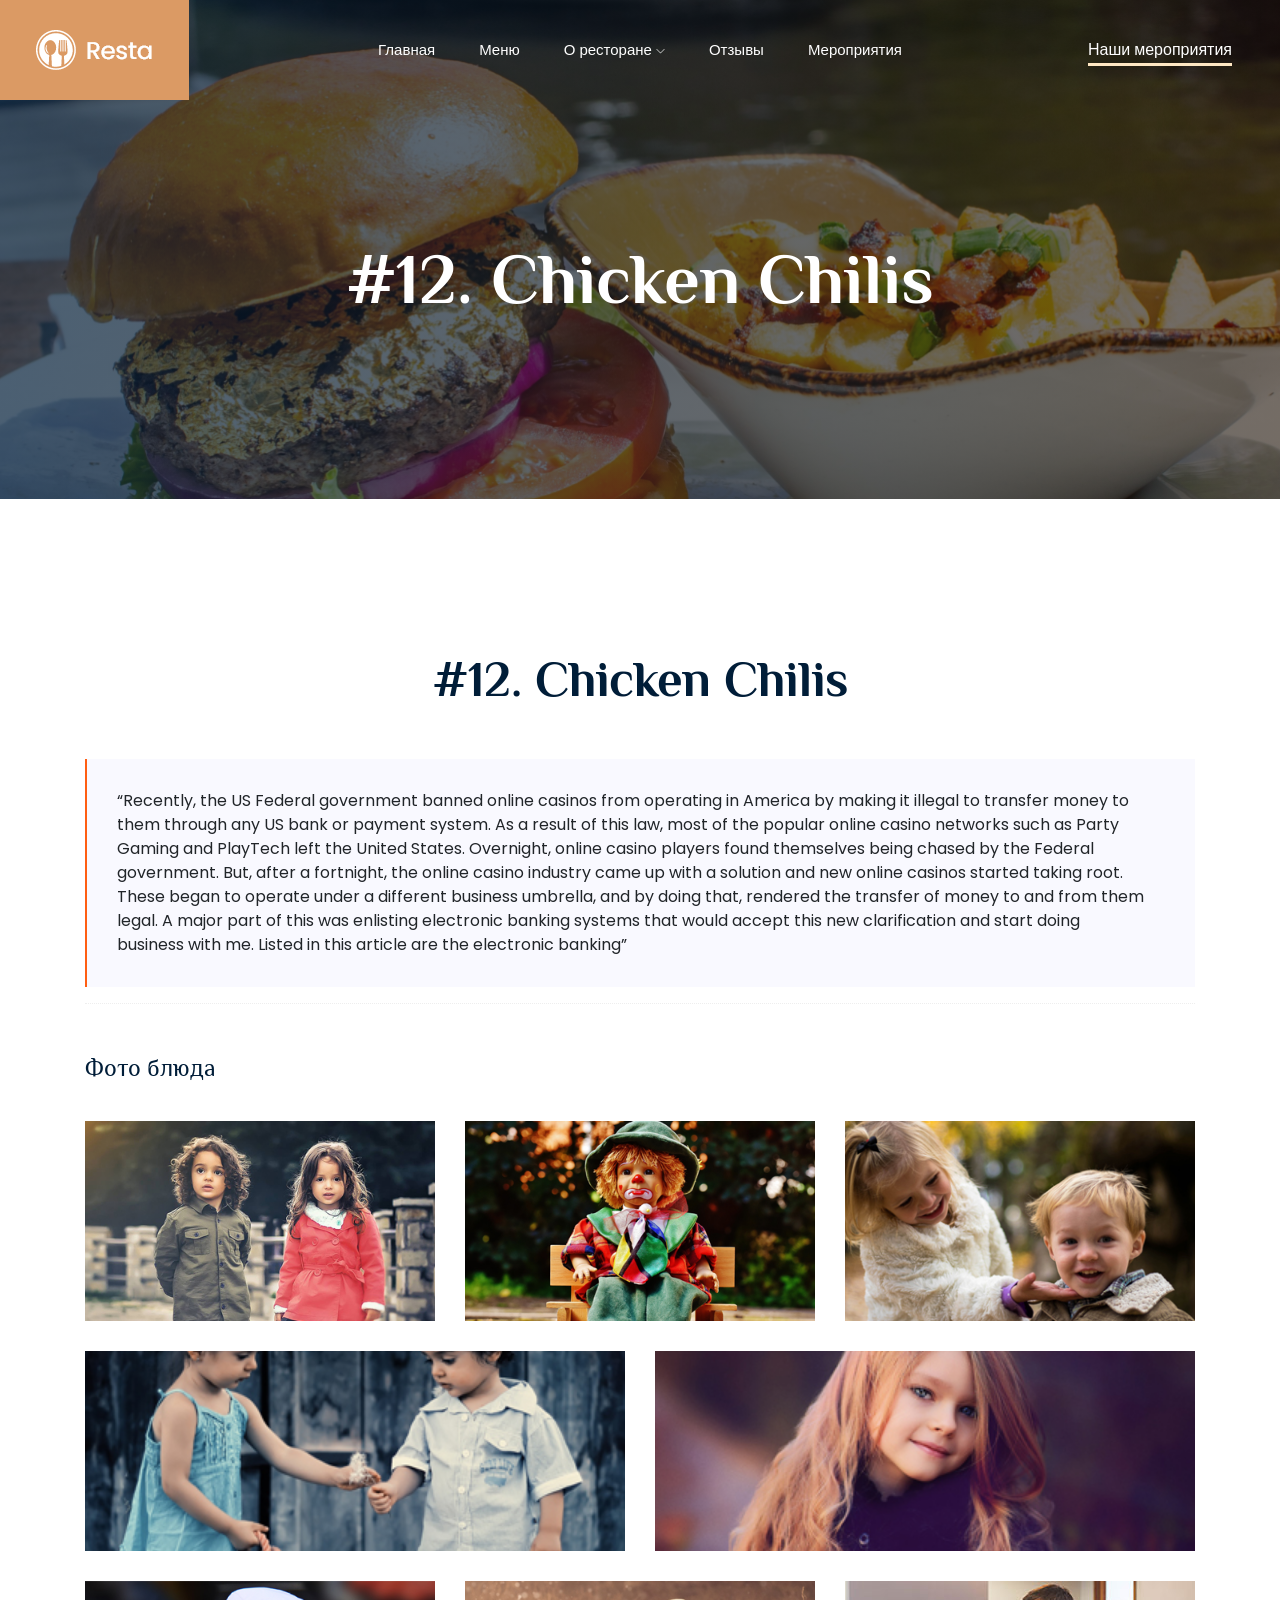
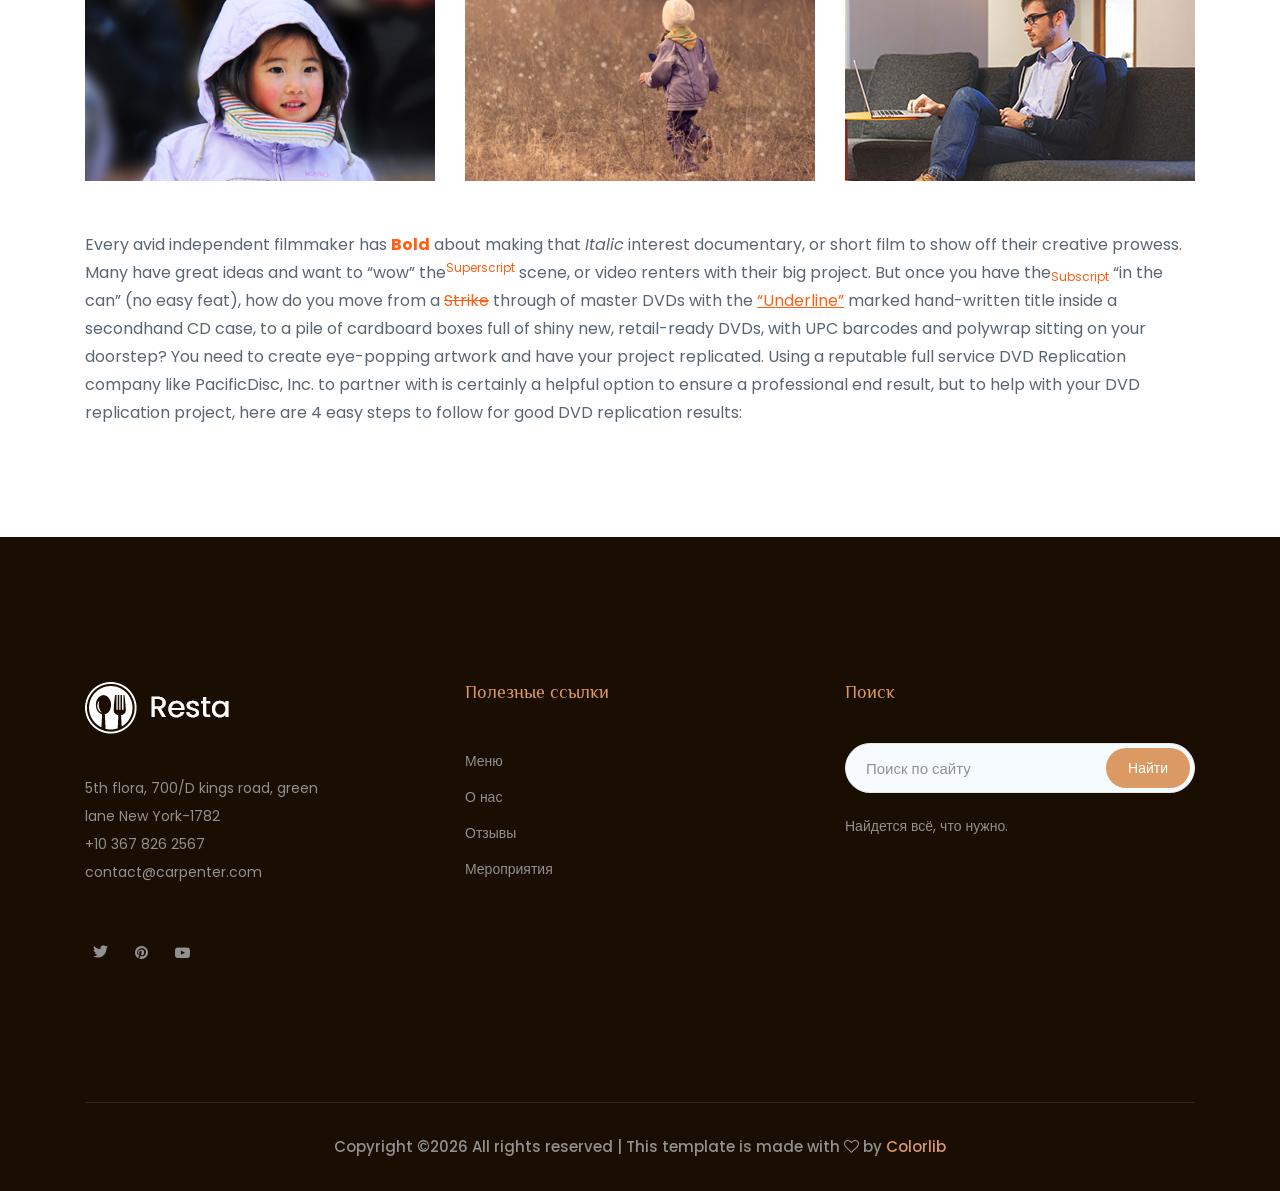
<file: bcont-team-diplom-main/catalog/menu_detail.html>
<!doctype html>
<html class="no-js" lang="zxx">

<head>
    <meta charset="utf-8">
    <meta http-equiv="x-ua-compatible" content="ie=edge">
    <title>Ресторан "Морская кухня"</title>
    <meta name="description" content="">
    <meta name="viewport" content="width=device-width, initial-scale=1">

    <!-- <link rel="manifest" href="site.webmanifest"> -->
    <link rel="shortcut icon" type="image/x-icon" href="../img/favicon.png">
    <!-- Place favicon.ico in the root directory -->

    <!-- CSS here -->
    <link rel="stylesheet" href="../css/bootstrap.min.css">
    <link rel="stylesheet" href="../css/owl.carousel.min.css">
    <link rel="stylesheet" href="../css/magnific-popup.css">
    <link rel="stylesheet" href="../css/font-awesome.min.css">
    <link rel="stylesheet" href="../css/themify-icons.css">
    <link rel="stylesheet" href="../css/gijgo.css">
    <link rel="stylesheet" href="../css/nice-select.css">
    <link rel="stylesheet" href="../css/flaticon.css">
    <link rel="stylesheet" href="../css/slicknav.css">

    <link rel="stylesheet" href="../css/style.css">
    <!-- <link rel="stylesheet" href="../css/responsive.css"> -->
</head>

<body>
    <!--[if lte IE 9]>
            <p class="browserupgrade">You are using an <strong>outdated</strong> browser. Please <a href="https://browsehappy.com/">upgrade your browser</a> to improve your experience and security.</p>
        <![endif]-->

    <!-- header-start -->
    <header>
        <div class="header-area ">
            <div id="sticky-header" class="main-header-area">
                <div class="container-fluid p-0">
                    <div class="header_bottom_border">
                        <div class="row align-items-center no-gutters">
                            <div class="col-xl-3 col-lg-2">
                                <div class="logo">
                                    <a href="../index.html">
                                        <img src="../img/logo.png" alt="">
                                    </a>
                                </div>
                            </div>
                            <div class="col-xl-6 col-lg-7">
                                <div class="main-menu  d-none d-lg-block">
                                    <nav>
                                        <ul id="navigation">
                                            <li><a class="active" href="../index.html">Главная</a></li>
                                            <li><a href="../catalog/index.html">Меню</a></li>
                                            <li><a href="#">О ресторане <i class="ti-angle-down"></i></a>
                                                <ul class="submenu">
                                                    <li><a href="../about.html">О нас</a></li>
                                                    <li><a href="../contact.html">Контакты</a></li>
                                                </ul>
                                            </li>
                                            <li><a href="../reviews/index.html">Отзывы</a></li>
                                            <li><a href="../events/index.html">Мероприятия</a></li>
                                        </ul>
                                    </nav>
                                </div>
                            </div>
                            <div class="col-xl-3 col-lg-3 d-none d-lg-block">
                                <div class="say_hello">
                                    <a href="../events/index.html">Наши мероприятия</a>
                                </div>
                            </div>
                            <div class="col-12">
                                <div class="mobile_menu d-block d-lg-none"></div>
                            </div>
                        </div>
                    </div>

                </div>
            </div>
        </div>
    </header>
    <!-- header-end -->
    <!-- bradcam_area  -->
    <div class="bradcam_area bradcam_bg_2">
        <div class="container">
            <div class="row">
                <div class="col-xl-12">
                    <div class="bradcam_text text-center">
                        <h3>#12. Chicken Chilis</h3>
                    </div>
                </div>
            </div>
        </div>
    </div>
    <!--/ bradcam_area  -->

    <!-- Delicious area start  -->
    <div class="Delicious_area">
        <div class="container">
            <div class="row">
                <div class="col-xl-12">
                    <div class="section_title text-center mb-50">
                        <h3>#12. Chicken Chilis</h3>
                    </div>
                </div>
            </div>
                <div class="row">
                    <div class="col-lg-12">
                        <blockquote class="generic-blockquote">
                            “Recently, the US Federal government banned online casinos from operating in America by
                            making it illegal to
                            transfer money to them through any US bank or payment system. As a result of this law, most
                            of the popular
                            online casino networks such as Party Gaming and PlayTech left the United States. Overnight,
                            online casino
                            players found themselves being chased by the Federal government. But, after a fortnight, the
                            online casino
                            industry came up with a solution and new online casinos started taking root. These began to
                            operate under a
                            different business umbrella, and by doing that, rendered the transfer of money to and from
                            them legal. A major
                            part of this was enlisting electronic banking systems that would accept this new
                            clarification and start doing
                            business with me. Listed in this article are the electronic banking”
                        </blockquote>
                        <div class="section-top-border">
                <h3>Фото блюда</h3>
                <div class="row gallery-item">
                    <div class="col-md-4">
                        <a href="../img/elements/g1.jpg" class="img-pop-up">
                            <div class="single-gallery-image" style="background: url(../img/elements/g1.jpg);"></div>
                        </a>
                    </div>
                    <div class="col-md-4">
                        <a href="../img/elements/g2.jpg" class="img-pop-up">
                            <div class="single-gallery-image" style="background: url(../img/elements/g2.jpg);"></div>
                        </a>
                    </div>
                    <div class="col-md-4">
                        <a href="../img/elements/g3.jpg" class="img-pop-up">
                            <div class="single-gallery-image" style="background: url(../img/elements/g3.jpg);"></div>
                        </a>
                    </div>
                    <div class="col-md-6">
                        <a href="../img/elements/g4.jpg" class="img-pop-up">
                            <div class="single-gallery-image" style="background: url(../img/elements/g4.jpg);"></div>
                        </a>
                    </div>
                    <div class="col-md-6">
                        <a href="../img/elements/g5.jpg" class="img-pop-up">
                            <div class="single-gallery-image" style="background: url(../img/elements/g5.jpg);"></div>
                        </a>
                    </div>
                    <div class="col-md-4">
                        <a href="../img/elements/g6.jpg" class="img-pop-up">
                            <div class="single-gallery-image" style="background: url(../img/elements/g6.jpg);"></div>
                        </a>
                    </div>
                    <div class="col-md-4">
                        <a href="../img/elements/g7.jpg" class="img-pop-up">
                            <div class="single-gallery-image" style="background: url(../img/elements/g7.jpg);"></div>
                        </a>
                    </div>
                    <div class="col-md-4">
                        <a href="../img/elements/g8.jpg" class="img-pop-up">
                            <div class="single-gallery-image" style="background: url(../img/elements/g8.jpg);"></div>
                        </a>
                    </div>
                </div>
            </div>
                        <p class="sample-text">
                            Every avid independent filmmaker has <b>Bold</b> about making that <i>Italic</i> interest documentary,
                            or short
                            film to show off their creative prowess. Many have great ideas and want to “wow”
                            the<sup>Superscript</sup> scene,
                            or video renters with their big project. But once you have the<sub>Subscript</sub> “in the can” (no easy
                            feat), how
                            do you move from a <del>Strike</del> through of master DVDs with the <u>“Underline”</u> marked
                            hand-written title
                            inside a secondhand CD case, to a pile of cardboard boxes full of shiny new, retail-ready DVDs, with UPC
                            barcodes
                            and polywrap sitting on your doorstep? You need to create eye-popping artwork and have your project
                            replicated.
                            Using a reputable full service DVD Replication company like PacificDisc, Inc. to partner with is
                            certainly a
                            helpful option to ensure a professional end result, but to help with your DVD replication project, here
                            are 4 easy
                            steps to follow for good DVD replication results:

                        </p>
                    </div>
                </div>
            </div>
    </div>
    <!--/ Delicious area start  -->
     <!-- footer_start  -->
    <footer class="footer">
        <div class="footer_top">
            <div class="container">
                <div class="row">
                    <div class="col-xl-3 col-md-6 col-lg-3 ">
                        <div class="footer_widget">
                            <div class="footer_logo">
                                <a href="#">
                                    <img src="../img/footer_logo.png" alt="">
                                </a>
                            </div>
                            <p>5th flora, 700/D kings road, green <br> lane New York-1782 <br>
                                <a href="#">+10 367 826 2567</a> <br>
                                <a href="#">contact@carpenter.com</a>
                            </p>
                            <p>



                            </p>
                            <div class="socail_links">
                                <ul>
                                    <li>
                                        <a href="#">
                                            <i class="ti-twitter-alt"></i>
                                        </a>
                                    </li>
                                    <li>
                                        <a href="#">
                                            <i class="fa fa-pinterest"></i>
                                        </a>
                                    </li>
                                    <li>
                                        <a href="#">
                                            <i class="fa fa-youtube-play"></i>
                                        </a>
                                    </li>
                                </ul>
                            </div>

                        </div>
                    </div>
                    <div class="col-xl-4 col-md-6 col-lg-4 offset-xl-1">
                        <div class="footer_widget">
                            <h3 class="footer_title">
                                Полезные ссылки
                            </h3>
                            <ul>
                                <li><a href="../catalog/index.html">Меню</a></li>
                                <li><a href="../about.html">О нас</a></li>
                                <li><a href="../reviews/index.html">Отзывы</a></li>
                                <li><a href="../events/index.html">Мероприятия</a></li>
                            </ul>
                        </div>
                    </div>
                    <div class="col-xl-4 col-md-6 col-lg-4">
                        <div class="footer_widget">
                            <h3 class="footer_title">
                                Поиск
                            </h3>
                            <form action="/search/" class="newsletter_form">
                                <input type="text" placeholder="Поиск по сайту">
                                <button type="submit">Найти</button>
                            </form>
                            <p class="newsletter_text">Найдется всё, что нужно.</p>
                        </div>
                    </div>
                </div>
            </div>
        </div>
        <div class="copy-right_text">
            <div class="container">
                <div class="footer_border"></div>
                <div class="row">
                    <div class="col-xl-12">
                        <p class="copy_right text-center">
                            <!-- Link back to Colorlib can't be removed. Template is licensed under CC BY 3.0. -->
Copyright &copy;<script>document.write(new Date().getFullYear());</script> All rights reserved | This template is made with <i class="fa fa-heart-o" aria-hidden="true"></i> by <a href="https://colorlib.com" target="_blank">Colorlib</a>
<!-- Link back to Colorlib can't be removed. Template is licensed under CC BY 3.0. -->
                        </p>
                    </div>
                </div>
            </div>
        </div>
    </footer>
    <!-- footer_end  -->

    <!-- JS here -->
    <script src="../js/vendor/modernizr-3.5.0.min.js"></script>
    <script src="../js/vendor/jquery-1.12.4.min.js"></script>
    <script src="../js/popper.min.js"></script>
    <script src="../js/bootstrap.min.js"></script>
    <script src="../js/owl.carousel.min.js"></script>
    <script src="../js/isotope.pkgd.min.js"></script>
    <script src="../js/ajax-form.js"></script>
    <script src="../js/waypoints.min.js"></script>
    <script src="../js/jquery.counterup.min.js"></script>
    <script src="../js/imagesloaded.pkgd.min.js"></script>
    <script src="../js/scrollIt.js"></script>
    <script src="../js/jquery.scrollUp.min.js"></script>
    <script src="../js/wow.min.js"></script>
    <script src="../js/gijgo.min.js"></script>
    <script src="../js/nice-select.min.js"></script>
    <script src="../js/jquery.slicknav.min.js"></script>
    <script src="../js/jquery.magnific-popup.min.js"></script>
    <script src="../js/plugins.js"></script>



    <!--contact js-->
    <script src="../js/contact.js"></script>
    <script src="../js/jquery.ajaxchimp.min.js"></script>
    <script src="../js/jquery.form.js"></script>
    <script src="../js/jquery.validate.min.js"></script>
    <script src="../js/mail-script.js"></script>


    <script src="../js/main.js"></script>

    <script>
        $('#datepicker').datepicker({
            iconsLibrary: 'fontawesome',
            icons: {
                rightIcon: '<span class="fa fa-calendar-o"></span>'
            }
        });
        $('#datepicker2').datepicker({
            iconsLibrary: 'fontawesome',
            icons: {
                rightIcon: '<span class="fa fa-calendar-o"></span>'
            }

        });
    </script>
</body>

</html>
</file>
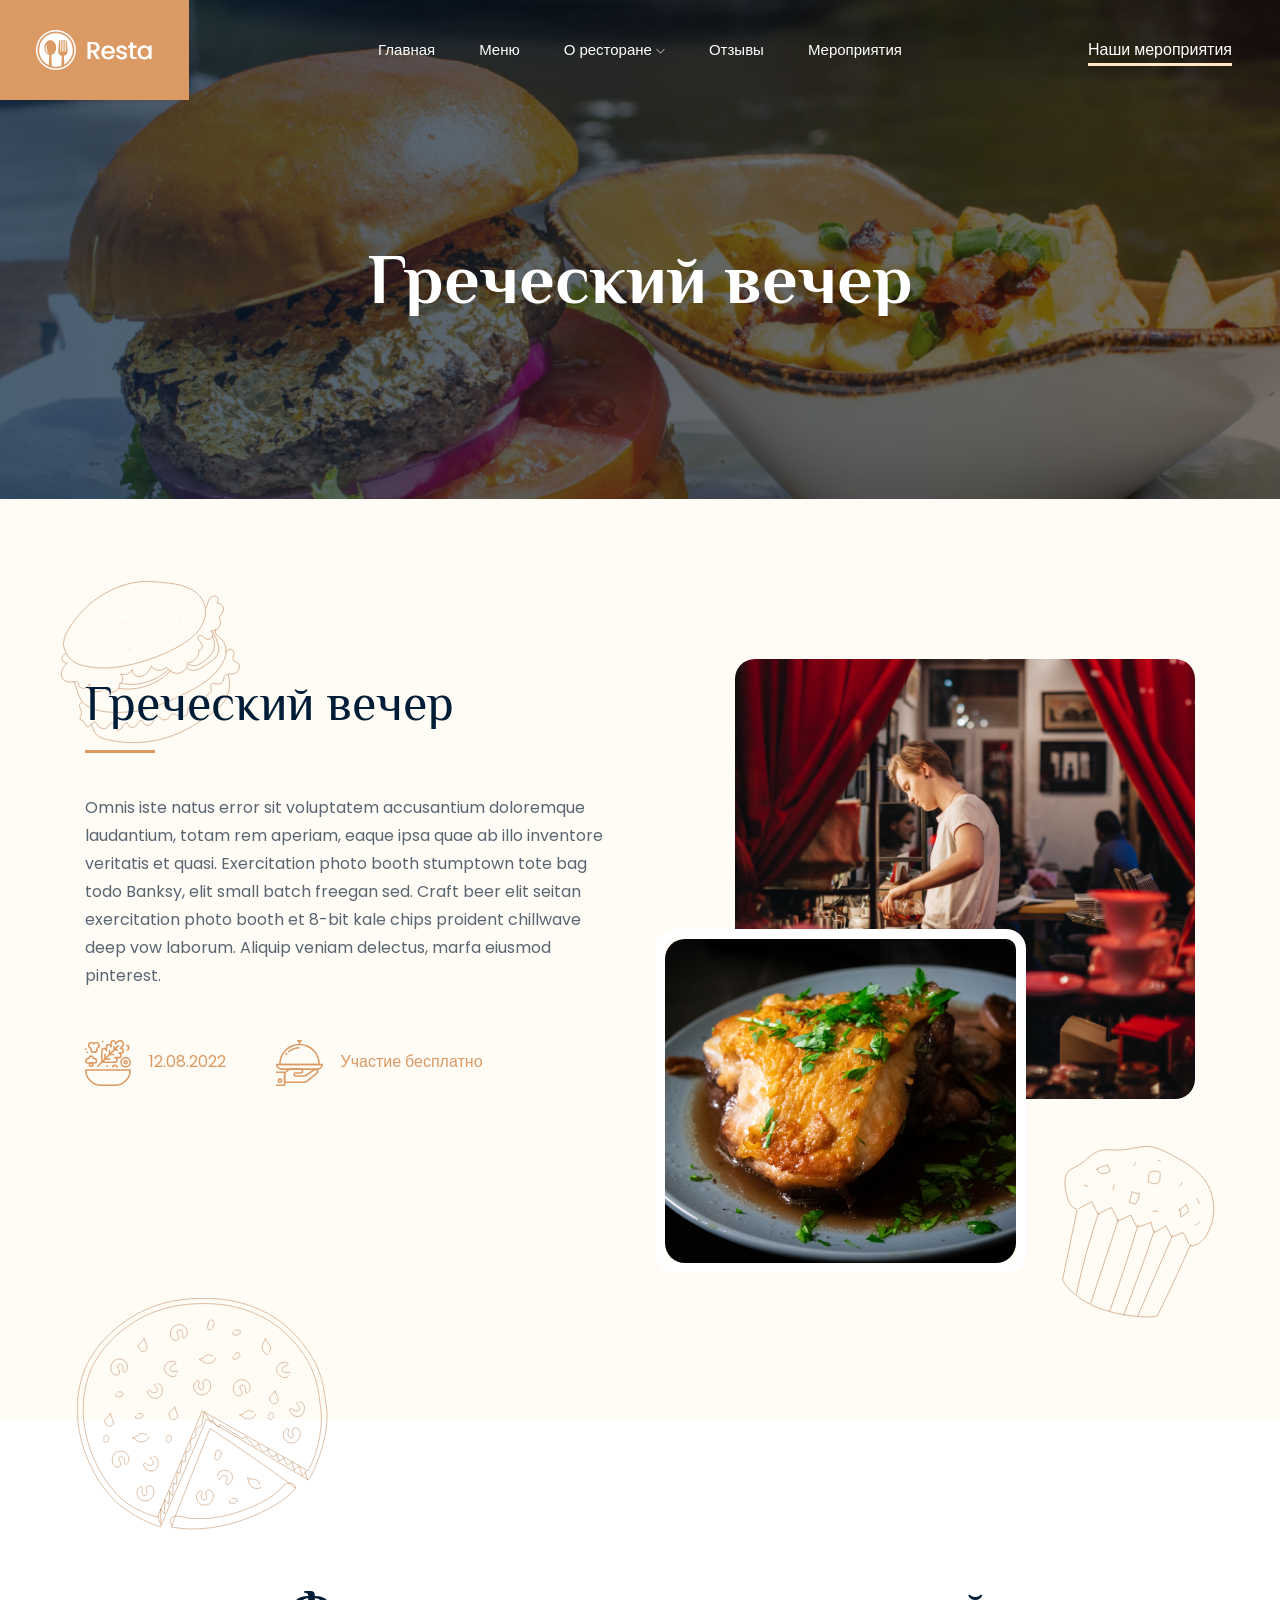
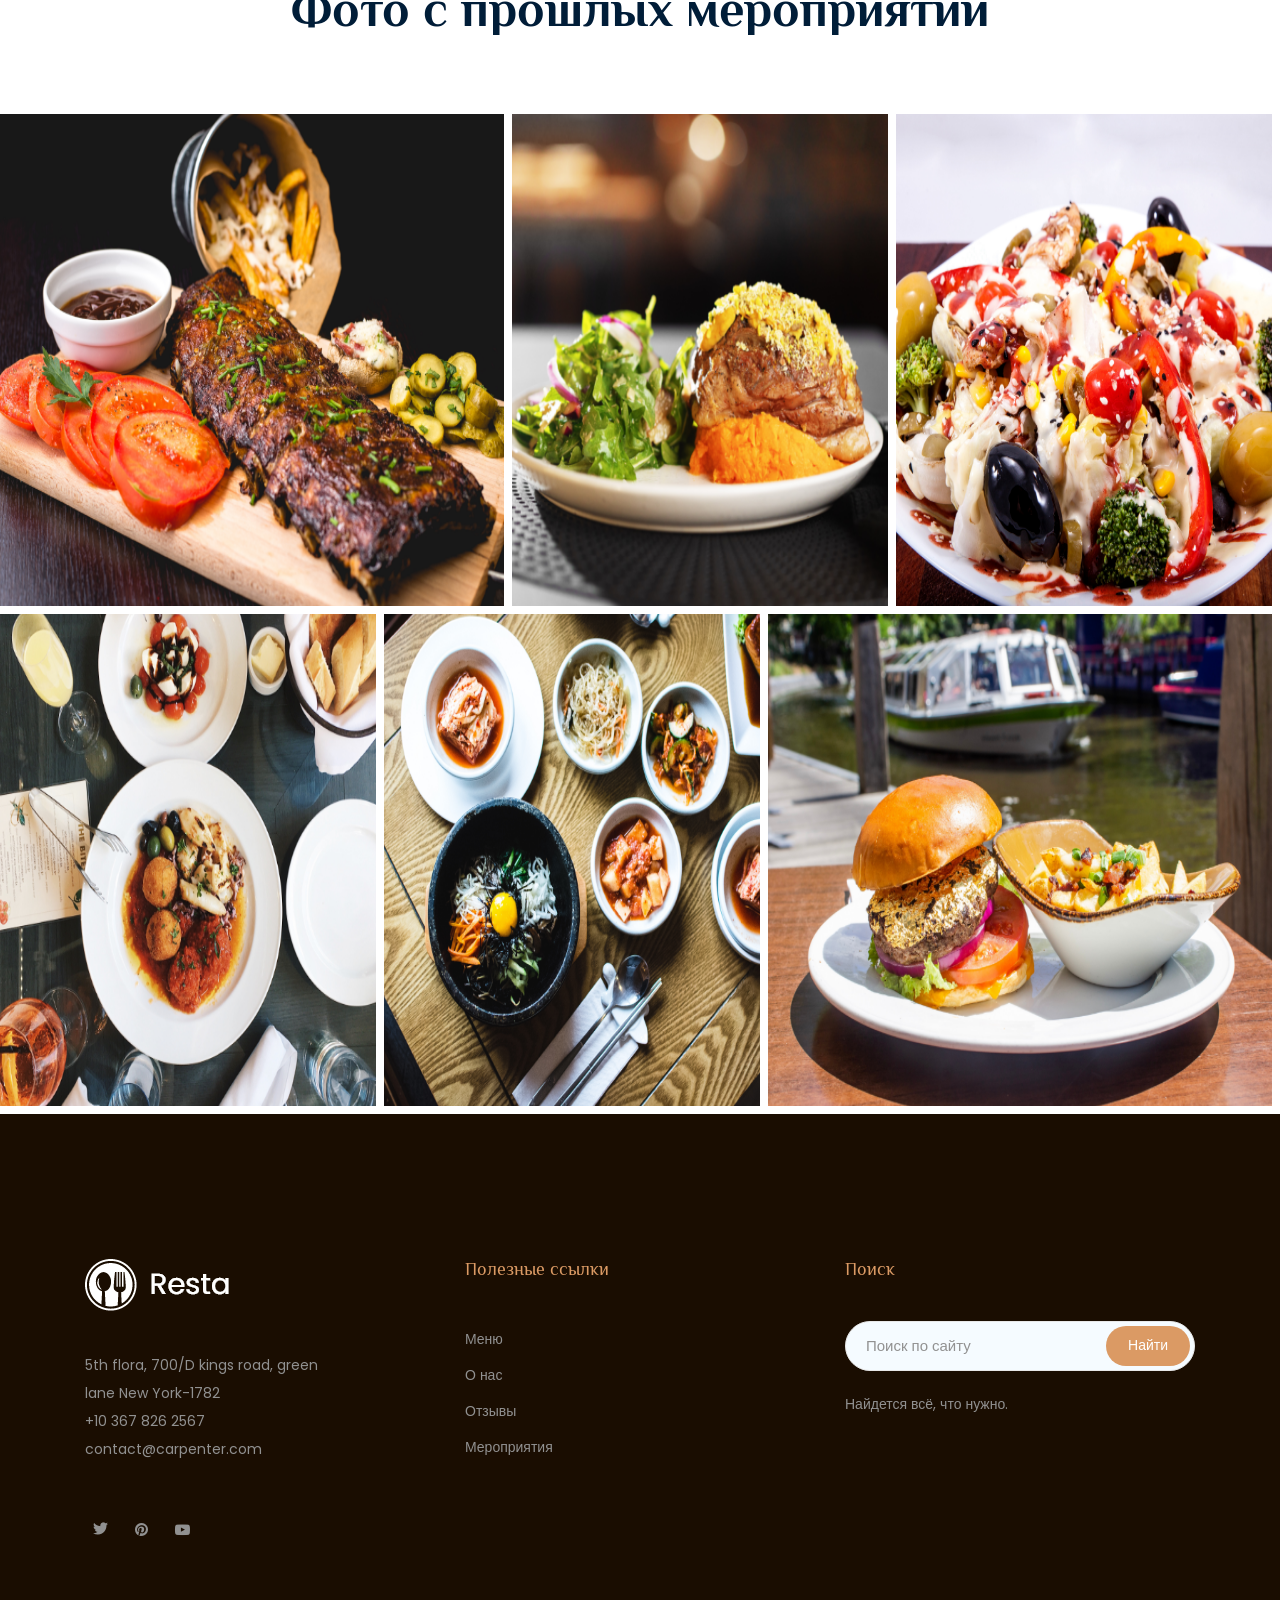
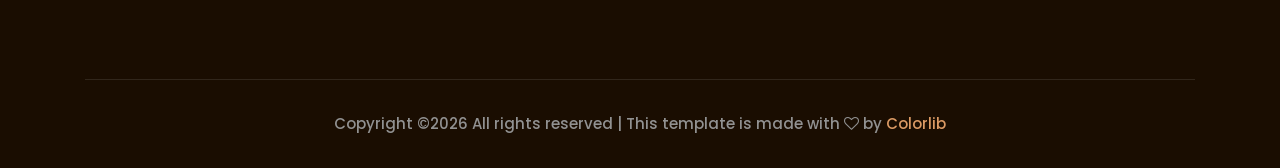
<file: bcont-team-diplom-main/events/events_detail.html>
<!doctype html>
<html class="no-js" lang="zxx">

<head>
    <meta charset="utf-8">
    <meta http-equiv="x-ua-compatible" content="ie=edge">
    <title>Ресторан "Морская кухня"</title>
    <meta name="description" content="">
    <meta name="viewport" content="width=device-width, initial-scale=1">

    <!-- <link rel="manifest" href="site.webmanifest"> -->
    <link rel="shortcut icon" type="image/x-icon" href="../img/favicon.png">
    <!-- Place favicon.ico in the root directory -->

    <!-- CSS here -->
    <link rel="stylesheet" href="../css/bootstrap.min.css">
    <link rel="stylesheet" href="../css/owl.carousel.min.css">
    <link rel="stylesheet" href="../css/magnific-popup.css">
    <link rel="stylesheet" href="../css/font-awesome.min.css">
    <link rel="stylesheet" href="../css/themify-icons.css">
    <link rel="stylesheet" href="../css/gijgo.css">
    <link rel="stylesheet" href="../css/nice-select.css">
    <link rel="stylesheet" href="../css/flaticon.css">
    <link rel="stylesheet" href="../css/slicknav.css">

    <link rel="stylesheet" href="../css/style.css">
    <!-- <link rel="stylesheet" href="../css/responsive.css"> -->
</head>

<body>
    <!--[if lte IE 9]>
            <p class="browserupgrade">You are using an <strong>outdated</strong> browser. Please <a href="https://browsehappy.com/">upgrade your browser</a> to improve your experience and security.</p>
        <![endif]-->

    <!-- header-start -->
    <header>
        <div class="header-area ">
            <div id="sticky-header" class="main-header-area">
                <div class="container-fluid p-0">
                    <div class="header_bottom_border">
                        <div class="row align-items-center no-gutters">
                            <div class="col-xl-3 col-lg-2">
                                <div class="logo">
                                    <a href="../catalog/index.html">
                                        <img src="../img/logo.png" alt="">
                                    </a>
                                </div>
                            </div>
                            <div class="col-xl-6 col-lg-7">
                                <div class="main-menu  d-none d-lg-block">
                                    <nav>
                                        <ul id="navigation">
                                            <li><a class="active" href="../index.html">Главная</a></li>
                                            <li><a href="../catalog/index.html">Меню</a></li>
                                            <li><a href="#">О ресторане <i class="ti-angle-down"></i></a>
                                                <ul class="submenu">
                                                    <li><a href="../about.html">О нас</a></li>
                                                    <li><a href="../contact.html">Контакты</a></li>
                                                </ul>
                                            </li>
                                            <li><a href="../reviews/index.html">Отзывы</a></li>
                                            <li><a href="../events/index.html">Мероприятия</a></li>
                                        </ul>
                                    </nav>
                                </div>
                            </div>
                            <div class="col-xl-3 col-lg-3 d-none d-lg-block">
                                <div class="say_hello">
                                    <a href="../events/index.html">Наши мероприятия</a>
                                </div>
                            </div>
                            <div class="col-12">
                                <div class="mobile_menu d-block d-lg-none"></div>
                            </div>
                        </div>
                    </div>

                </div>
            </div>
        </div>
    </header>
    <!-- header-end -->
    <!-- bradcam_area  -->
    <div class="bradcam_area bradcam_bg_2">
        <div class="container">
            <div class="row">
                <div class="col-xl-12">
                    <div class="bradcam_text text-center">
                        <h3>Греческий вечер</h3>
                    </div>
                </div>
            </div>
        </div>
    </div>
    <!--/ bradcam_area  -->
    <!-- Start Align Area -->
        <div class="about_area">
            <div class="icon_1 d-none d-md-block">
                <img src="../img/icon/1.png" alt="">
            </div>
            <div class="icon_2 d-none d-md-block">
                <img src="../img/icon/2.png" alt="">
            </div>
            <div class="icon_3 d-none d-md-block">
                <img src="../img/icon/3.png" alt="">
            </div>
            <div class="container">
                <div class="row align-items-center">
                    <div class="col-lg-6">
                        <div class="about_info_wrap">
                                <h3>Греческий вечер</h3>
                                <span class="long_dash"></span>
                            <p>Omnis iste natus error sit voluptatem accusantium doloremque laudantium, totam rem aperiam, eaque ipsa quae ab illo inventore veritatis et quasi. Exercitation photo booth stumptown tote bag todo Banksy, elit small batch freegan sed. Craft beer elit seitan exercitation photo booth et 8-bit kale chips proident chillwave deep vow laborum. Aliquip veniam delectus, marfa eiusmod pinterest.</p>
                            <ul class="food_list">
                                <li>
                                    <img src="../img/svg_icon/salad.svg" alt="">
                                    <span>12.08.2022</span>
                                </li>
                                <li>
                                    <img src="../img/svg_icon/tray.svg" alt="">
                                    <span>Участие бесплатно</span>
                                </li>
                            </ul>
                        </div>
                    </div>
                    <div class="col-lg-6">
                        <div class="about_img">
                            <div class="img_1">
                                <img src="../img/about/big.png" alt="">
                            </div>
                            <div class="small_img">
                                <img src="../img/about/small.png" alt="">
                            </div>
                        </div>
                    </div>
                </div>
            </div>
        </div>
    <!-- gallery_start -->
    <div class="gallery_area">
        <div class="container">
            <div class="row">
                <div class="col-xl-12">
                    <div class="section_title text-center mb-75">
                        <h3>Фото с прошлых мероприятий</h3>
                    </div>
                </div>
            </div>
        </div>
        <div class="single_gallery big_img">
            <a class="popup-image" href="../img/gallery/1.png"></a>
            <img src="../img/gallery/1.png" alt="">
        </div>
        <div class="single_gallery small_img">
            <a class="popup-image" href="../img/gallery/2.png"></a>
            <img src="../img/gallery/2.png" alt="">
        </div>
        <div class="single_gallery small_img">
            <a class="popup-image" href="../img/gallery/3.png"></a>
            <img src="../img/gallery/3.png" alt="">
        </div>

        <div class="single_gallery small_img">
            <a class="popup-image" href="../img/gallery/4.png"></a>
            <img src="../img/gallery/4.png" alt="">
        </div>
        <div class="single_gallery small_img">
            <a class="popup-image" href="../img/gallery/5.png"></a>
            <img src="../img/gallery/5.png" alt="">
        </div>
        <div class="single_gallery big_img">
            <a class="popup-image" href="../img/gallery/6.png"></a>
            <img src="../img/gallery/6.png" alt="">
        </div>
    </div>
    
    <!-- gallery end -->
    <!-- about_area_end -->
    <!-- footer_start  -->
    <footer class="footer">
        <div class="footer_top">
            <div class="container">
                <div class="row">
                    <div class="col-xl-3 col-md-6 col-lg-3 ">
                        <div class="footer_widget">
                            <div class="footer_logo">
                                <a href="#">
                                    <img src="../img/footer_logo.png" alt="">
                                </a>
                            </div>
                            <p>5th flora, 700/D kings road, green <br> lane New York-1782 <br>
                                <a href="#">+10 367 826 2567</a> <br>
                                <a href="#">contact@carpenter.com</a>
                            </p>
                            <p>



                            </p>
                            <div class="socail_links">
                                <ul>
                                    <li>
                                        <a href="#">
                                            <i class="ti-twitter-alt"></i>
                                        </a>
                                    </li>
                                    <li>
                                        <a href="#">
                                            <i class="fa fa-pinterest"></i>
                                        </a>
                                    </li>
                                    <li>
                                        <a href="#">
                                            <i class="fa fa-youtube-play"></i>
                                        </a>
                                    </li>
                                </ul>
                            </div>

                        </div>
                    </div>
                    <div class="col-xl-4 col-md-6 col-lg-4 offset-xl-1">
                        <div class="footer_widget">
                            <h3 class="footer_title">
                                Полезные ссылки
                            </h3>
                            <ul>
                                <li><a href="../catalog/index.html">Меню</a></li>
                                <li><a href="../about.html">О нас</a></li>
                                <li><a href="../reviews/index.html">Отзывы</a></li>
                                <li><a href="../events/index.html">Мероприятия</a></li>
                            </ul>
                        </div>
                    </div>
                    <div class="col-xl-4 col-md-6 col-lg-4">
                        <div class="footer_widget">
                            <h3 class="footer_title">
                                Поиск
                            </h3>
                            <form action="/search/" class="newsletter_form">
                                <input type="text" placeholder="Поиск по сайту">
                                <button type="submit">Найти</button>
                            </form>
                            <p class="newsletter_text">Найдется всё, что нужно.</p>
                        </div>
                    </div>
                </div>
            </div>
        </div>
        <div class="copy-right_text">
            <div class="container">
                <div class="footer_border"></div>
                <div class="row">
                    <div class="col-xl-12">
                        <p class="copy_right text-center">
                            <!-- Link back to Colorlib can't be removed. Template is licensed under CC BY 3.0. -->
Copyright &copy;<script>document.write(new Date().getFullYear());</script> All rights reserved | This template is made with <i class="fa fa-heart-o" aria-hidden="true"></i> by <a href="https://colorlib.com" target="_blank">Colorlib</a>
<!-- Link back to Colorlib can't be removed. Template is licensed under CC BY 3.0. -->
                        </p>
                    </div>
                </div>
            </div>
        </div>
    </footer>
    <!-- footer_end  -->

    <!-- JS here -->
    <script src="../js/vendor/modernizr-3.5.0.min.js"></script>
    <script src="../js/vendor/jquery-1.12.4.min.js"></script>
    <script src="../js/popper.min.js"></script>
    <script src="../js/bootstrap.min.js"></script>
    <script src="../js/owl.carousel.min.js"></script>
    <script src="../js/isotope.pkgd.min.js"></script>
    <script src="../js/ajax-form.js"></script>
    <script src="../js/waypoints.min.js"></script>
    <script src="../js/jquery.counterup.min.js"></script>
    <script src="../js/imagesloaded.pkgd.min.js"></script>
    <script src="../js/scrollIt.js"></script>
    <script src="../js/jquery.scrollUp.min.js"></script>
    <script src="../js/wow.min.js"></script>
    <script src="../js/gijgo.min.js"></script>
    <script src="../js/nice-select.min.js"></script>
    <script src="../js/jquery.slicknav.min.js"></script>
    <script src="../js/jquery.magnific-popup.min.js"></script>
    <script src="../js/plugins.js"></script>



    <!--contact js-->
    <script src="../js/contact.js"></script>
    <script src="../js/jquery.ajaxchimp.min.js"></script>
    <script src="../js/jquery.form.js"></script>
    <script src="../js/jquery.validate.min.js"></script>
    <script src="../js/mail-script.js"></script>


    <script src="../js/main.js"></script>

    <script>
        $('#datepicker').datepicker({
            iconsLibrary: 'fontawesome',
            icons: {
                rightIcon: '<span class="fa fa-calendar-o"></span>'
            }
        });
        $('#datepicker2').datepicker({
            iconsLibrary: 'fontawesome',
            icons: {
                rightIcon: '<span class="fa fa-calendar-o"></span>'
            }

        });
    </script>
</body>

</html>
</file>
<file: bcont-team-diplom-main/css/themify-icons.css>
@font-face {
	font-family: 'themify';
	src:url('../fonts/themify.eot?-fvbane');
	src:url('../fonts/themify.eot?#iefix-fvbane') format('embedded-opentype'),
		url('../fonts/themify.woff?-fvbane') format('woff'),
		url('../fonts/themify.ttf?-fvbane') format('truetype'),
		url('../fonts/themify.svg?-fvbane#themify') format('svg');
	font-weight: normal;
	font-style: normal;
}

[class^="ti-"], [class*=" ti-"] {
	font-family: 'themify';
	/* speak: none; */
	font-style: normal;
	font-weight: normal;
	font-variant: normal;
	text-transform: none;
	line-height: 1;

	/* Better Font Rendering =========== */
	-webkit-font-smoothing: antialiased;
	-moz-osx-font-smoothing: grayscale;
}

.ti-wand:before {
	content: "\e600";
}
.ti-volume:before {
	content: "\e601";
}
.ti-user:before {
	content: "\e602";
}
.ti-unlock:before {
	content: "\e603";
}
.ti-unlink:before {
	content: "\e604";
}
.ti-trash:before {
	content: "\e605";
}
.ti-thought:before {
	content: "\e606";
}
.ti-target:before {
	content: "\e607";
}
.ti-tag:before {
	content: "\e608";
}
.ti-tablet:before {
	content: "\e609";
}
.ti-star:before {
	content: "\e60a";
}
.ti-spray:before {
	content: "\e60b";
}
.ti-signal:before {
	content: "\e60c";
}
.ti-shopping-cart:before {
	content: "\e60d";
}
.ti-shopping-cart-full:before {
	content: "\e60e";
}
.ti-settings:before {
	content: "\e60f";
}
.ti-search:before {
	content: "\e610";
}
.ti-zoom-in:before {
	content: "\e611";
}
.ti-zoom-out:before {
	content: "\e612";
}
.ti-cut:before {
	content: "\e613";
}
.ti-ruler:before {
	content: "\e614";
}
.ti-ruler-pencil:before {
	content: "\e615";
}
.ti-ruler-alt:before {
	content: "\e616";
}
.ti-bookmark:before {
	content: "\e617";
}
.ti-bookmark-alt:before {
	content: "\e618";
}
.ti-reload:before {
	content: "\e619";
}
.ti-plus:before {
	content: "\e61a";
}
.ti-pin:before {
	content: "\e61b";
}
.ti-pencil:before {
	content: "\e61c";
}
.ti-pencil-alt:before {
	content: "\e61d";
}
.ti-paint-roller:before {
	content: "\e61e";
}
.ti-paint-bucket:before {
	content: "\e61f";
}
.ti-na:before {
	content: "\e620";
}
.ti-mobile:before {
	content: "\e621";
}
.ti-minus:before {
	content: "\e622";
}
.ti-medall:before {
	content: "\e623";
}
.ti-medall-alt:before {
	content: "\e624";
}
.ti-marker:before {
	content: "\e625";
}
.ti-marker-alt:before {
	content: "\e626";
}
.ti-arrow-up:before {
	content: "\e627";
}
.ti-arrow-right:before {
	content: "\e628";
}
.ti-arrow-left:before {
	content: "\e629";
}
.ti-arrow-down:before {
	content: "\e62a";
}
.ti-lock:before {
	content: "\e62b";
}
.ti-location-arrow:before {
	content: "\e62c";
}
.ti-link:before {
	content: "\e62d";
}
.ti-layout:before {
	content: "\e62e";
}
.ti-layers:before {
	content: "\e62f";
}
.ti-layers-alt:before {
	content: "\e630";
}
.ti-key:before {
	content: "\e631";
}
.ti-import:before {
	content: "\e632";
}
.ti-image:before {
	content: "\e633";
}
.ti-heart:before {
	content: "\e634";
}
.ti-heart-broken:before {
	content: "\e635";
}
.ti-hand-stop:before {
	content: "\e636";
}
.ti-hand-open:before {
	content: "\e637";
}
.ti-hand-drag:before {
	content: "\e638";
}
.ti-folder:before {
	content: "\e639";
}
.ti-flag:before {
	content: "\e63a";
}
.ti-flag-alt:before {
	content: "\e63b";
}
.ti-flag-alt-2:before {
	content: "\e63c";
}
.ti-eye:before {
	content: "\e63d";
}
.ti-export:before {
	content: "\e63e";
}
.ti-exchange-vertical:before {
	content: "\e63f";
}
.ti-desktop:before {
	content: "\e640";
}
.ti-cup:before {
	content: "\e641";
}
.ti-crown:before {
	content: "\e642";
}
.ti-comments:before {
	content: "\e643";
}
.ti-comment:before {
	content: "\e644";
}
.ti-comment-alt:before {
	content: "\e645";
}
.ti-close:before {
	content: "\e646";
}
.ti-clip:before {
	content: "\e647";
}
.ti-angle-up:before {
	content: "\e648";
}
.ti-angle-right:before {
	content: "\e649";
}
.ti-angle-left:before {
	content: "\e64a";
}
.ti-angle-down:before {
	content: "\e64b";
}
.ti-check:before {
	content: "\e64c";
}
.ti-check-box:before {
	content: "\e64d";
}
.ti-camera:before {
	content: "\e64e";
}
.ti-announcement:before {
	content: "\e64f";
}
.ti-brush:before {
	content: "\e650";
}
.ti-briefcase:before {
	content: "\e651";
}
.ti-bolt:before {
	content: "\e652";
}
.ti-bolt-alt:before {
	content: "\e653";
}
.ti-blackboard:before {
	content: "\e654";
}
.ti-bag:before {
	content: "\e655";
}
.ti-move:before {
	content: "\e656";
}
.ti-arrows-vertical:before {
	content: "\e657";
}
.ti-arrows-horizontal:before {
	content: "\e658";
}
.ti-fullscreen:before {
	content: "\e659";
}
.ti-arrow-top-right:before {
	content: "\e65a";
}
.ti-arrow-top-left:before {
	content: "\e65b";
}
.ti-arrow-circle-up:before {
	content: "\e65c";
}
.ti-arrow-circle-right:before {
	content: "\e65d";
}
.ti-arrow-circle-left:before {
	content: "\e65e";
}
.ti-arrow-circle-down:before {
	content: "\e65f";
}
.ti-angle-double-up:before {
	content: "\e660";
}
.ti-angle-double-right:before {
	content: "\e661";
}
.ti-angle-double-left:before {
	content: "\e662";
}
.ti-angle-double-down:before {
	content: "\e663";
}
.ti-zip:before {
	content: "\e664";
}
.ti-world:before {
	content: "\e665";
}
.ti-wheelchair:before {
	content: "\e666";
}
.ti-view-list:before {
	content: "\e667";
}
.ti-view-list-alt:before {
	content: "\e668";
}
.ti-view-grid:before {
	content: "\e669";
}
.ti-uppercase:before {
	content: "\e66a";
}
.ti-upload:before {
	content: "\e66b";
}
.ti-underline:before {
	content: "\e66c";
}
.ti-truck:before {
	content: "\e66d";
}
.ti-timer:before {
	content: "\e66e";
}
.ti-ticket:before {
	content: "\e66f";
}
.ti-thumb-up:before {
	content: "\e670";
}
.ti-thumb-down:before {
	content: "\e671";
}
.ti-text:before {
	content: "\e672";
}
.ti-stats-up:before {
	content: "\e673";
}
.ti-stats-down:before {
	content: "\e674";
}
.ti-split-v:before {
	content: "\e675";
}
.ti-split-h:before {
	content: "\e676";
}
.ti-smallcap:before {
	content: "\e677";
}
.ti-shine:before {
	content: "\e678";
}
.ti-shift-right:before {
	content: "\e679";
}
.ti-shift-left:before {
	content: "\e67a";
}
.ti-shield:before {
	content: "\e67b";
}
.ti-notepad:before {
	content: "\e67c";
}
.ti-server:before {
	content: "\e67d";
}
.ti-quote-right:before {
	content: "\e67e";
}
.ti-quote-left:before {
	content: "\e67f";
}
.ti-pulse:before {
	content: "\e680";
}
.ti-printer:before {
	content: "\e681";
}
.ti-power-off:before {
	content: "\e682";
}
.ti-plug:before {
	content: "\e683";
}
.ti-pie-chart:before {
	content: "\e684";
}
.ti-paragraph:before {
	content: "\e685";
}
.ti-panel:before {
	content: "\e686";
}
.ti-package:before {
	content: "\e687";
}
.ti-music:before {
	content: "\e688";
}
.ti-music-alt:before {
	content: "\e689";
}
.ti-mouse:before {
	content: "\e68a";
}
.ti-mouse-alt:before {
	content: "\e68b";
}
.ti-money:before {
	content: "\e68c";
}
.ti-microphone:before {
	content: "\e68d";
}
.ti-menu:before {
	content: "\e68e";
}
.ti-menu-alt:before {
	content: "\e68f";
}
.ti-map:before {
	content: "\e690";
}
.ti-map-alt:before {
	content: "\e691";
}
.ti-loop:before {
	content: "\e692";
}
.ti-location-pin:before {
	content: "\e693";
}
.ti-list:before {
	content: "\e694";
}
.ti-light-bulb:before {
	content: "\e695";
}
.ti-Italic:before {
	content: "\e696";
}
.ti-info:before {
	content: "\e697";
}
.ti-infinite:before {
	content: "\e698";
}
.ti-id-badge:before {
	content: "\e699";
}
.ti-hummer:before {
	content: "\e69a";
}
.ti-home:before {
	content: "\e69b";
}
.ti-help:before {
	content: "\e69c";
}
.ti-headphone:before {
	content: "\e69d";
}
.ti-harddrives:before {
	content: "\e69e";
}
.ti-harddrive:before {
	content: "\e69f";
}
.ti-gift:before {
	content: "\e6a0";
}
.ti-game:before {
	content: "\e6a1";
}
.ti-filter:before {
	content: "\e6a2";
}
.ti-files:before {
	content: "\e6a3";
}
.ti-file:before {
	content: "\e6a4";
}
.ti-eraser:before {
	content: "\e6a5";
}
.ti-envelope:before {
	content: "\e6a6";
}
.ti-download:before {
	content: "\e6a7";
}
.ti-direction:before {
	content: "\e6a8";
}
.ti-direction-alt:before {
	content: "\e6a9";
}
.ti-dashboard:before {
	content: "\e6aa";
}
.ti-control-stop:before {
	content: "\e6ab";
}
.ti-control-shuffle:before {
	content: "\e6ac";
}
.ti-control-play:before {
	content: "\e6ad";
}
.ti-control-pause:before {
	content: "\e6ae";
}
.ti-control-forward:before {
	content: "\e6af";
}
.ti-control-backward:before {
	content: "\e6b0";
}
.ti-cloud:before {
	content: "\e6b1";
}
.ti-cloud-up:before {
	content: "\e6b2";
}
.ti-cloud-down:before {
	content: "\e6b3";
}
.ti-clipboard:before {
	content: "\e6b4";
}
.ti-car:before {
	content: "\e6b5";
}
.ti-calendar:before {
	content: "\e6b6";
}
.ti-book:before {
	content: "\e6b7";
}
.ti-bell:before {
	content: "\e6b8";
}
.ti-basketball:before {
	content: "\e6b9";
}
.ti-bar-chart:before {
	content: "\e6ba";
}
.ti-bar-chart-alt:before {
	content: "\e6bb";
}
.ti-back-right:before {
	content: "\e6bc";
}
.ti-back-left:before {
	content: "\e6bd";
}
.ti-arrows-corner:before {
	content: "\e6be";
}
.ti-archive:before {
	content: "\e6bf";
}
.ti-anchor:before {
	content: "\e6c0";
}
.ti-align-right:before {
	content: "\e6c1";
}
.ti-align-left:before {
	content: "\e6c2";
}
.ti-align-justify:before {
	content: "\e6c3";
}
.ti-align-center:before {
	content: "\e6c4";
}
.ti-alert:before {
	content: "\e6c5";
}
.ti-alarm-clock:before {
	content: "\e6c6";
}
.ti-agenda:before {
	content: "\e6c7";
}
.ti-write:before {
	content: "\e6c8";
}
.ti-window:before {
	content: "\e6c9";
}
.ti-widgetized:before {
	content: "\e6ca";
}
.ti-widget:before {
	content: "\e6cb";
}
.ti-widget-alt:before {
	content: "\e6cc";
}
.ti-wallet:before {
	content: "\e6cd";
}
.ti-video-clapper:before {
	content: "\e6ce";
}
.ti-video-camera:before {
	content: "\e6cf";
}
.ti-vector:before {
	content: "\e6d0";
}
.ti-themify-logo:before {
	content: "\e6d1";
}
.ti-themify-favicon:before {
	content: "\e6d2";
}
.ti-themify-favicon-alt:before {
	content: "\e6d3";
}
.ti-support:before {
	content: "\e6d4";
}
.ti-stamp:before {
	content: "\e6d5";
}
.ti-split-v-alt:before {
	content: "\e6d6";
}
.ti-slice:before {
	content: "\e6d7";
}
.ti-shortcode:before {
	content: "\e6d8";
}
.ti-shift-right-alt:before {
	content: "\e6d9";
}
.ti-shift-left-alt:before {
	content: "\e6da";
}
.ti-ruler-alt-2:before {
	content: "\e6db";
}
.ti-receipt:before {
	content: "\e6dc";
}
.ti-pin2:before {
	content: "\e6dd";
}
.ti-pin-alt:before {
	content: "\e6de";
}
.ti-pencil-alt2:before {
	content: "\e6df";
}
.ti-palette:before {
	content: "\e6e0";
}
.ti-more:before {
	content: "\e6e1";
}
.ti-more-alt:before {
	content: "\e6e2";
}
.ti-microphone-alt:before {
	content: "\e6e3";
}
.ti-magnet:before {
	content: "\e6e4";
}
.ti-line-double:before {
	content: "\e6e5";
}
.ti-line-dotted:before {
	content: "\e6e6";
}
.ti-line-dashed:before {
	content: "\e6e7";
}
.ti-layout-width-full:before {
	content: "\e6e8";
}
.ti-layout-width-default:before {
	content: "\e6e9";
}
.ti-layout-width-default-alt:before {
	content: "\e6ea";
}
.ti-layout-tab:before {
	content: "\e6eb";
}
.ti-layout-tab-window:before {
	content: "\e6ec";
}
.ti-layout-tab-v:before {
	content: "\e6ed";
}
.ti-layout-tab-min:before {
	content: "\e6ee";
}
.ti-layout-slider:before {
	content: "\e6ef";
}
.ti-layout-slider-alt:before {
	content: "\e6f0";
}
.ti-layout-sidebar-right:before {
	content: "\e6f1";
}
.ti-layout-sidebar-none:before {
	content: "\e6f2";
}
.ti-layout-sidebar-left:before {
	content: "\e6f3";
}
.ti-layout-placeholder:before {
	content: "\e6f4";
}
.ti-layout-menu:before {
	content: "\e6f5";
}
.ti-layout-menu-v:before {
	content: "\e6f6";
}
.ti-layout-menu-separated:before {
	content: "\e6f7";
}
.ti-layout-menu-full:before {
	content: "\e6f8";
}
.ti-layout-media-right-alt:before {
	content: "\e6f9";
}
.ti-layout-media-right:before {
	content: "\e6fa";
}
.ti-layout-media-overlay:before {
	content: "\e6fb";
}
.ti-layout-media-overlay-alt:before {
	content: "\e6fc";
}
.ti-layout-media-overlay-alt-2:before {
	content: "\e6fd";
}
.ti-layout-media-left-alt:before {
	content: "\e6fe";
}
.ti-layout-media-left:before {
	content: "\e6ff";
}
.ti-layout-media-center-alt:before {
	content: "\e700";
}
.ti-layout-media-center:before {
	content: "\e701";
}
.ti-layout-list-thumb:before {
	content: "\e702";
}
.ti-layout-list-thumb-alt:before {
	content: "\e703";
}
.ti-layout-list-post:before {
	content: "\e704";
}
.ti-layout-list-large-image:before {
	content: "\e705";
}
.ti-layout-line-solid:before {
	content: "\e706";
}
.ti-layout-grid4:before {
	content: "\e707";
}
.ti-layout-grid3:before {
	content: "\e708";
}
.ti-layout-grid2:before {
	content: "\e709";
}
.ti-layout-grid2-thumb:before {
	content: "\e70a";
}
.ti-layout-cta-right:before {
	content: "\e70b";
}
.ti-layout-cta-left:before {
	content: "\e70c";
}
.ti-layout-cta-center:before {
	content: "\e70d";
}
.ti-layout-cta-btn-right:before {
	content: "\e70e";
}
.ti-layout-cta-btn-left:before {
	content: "\e70f";
}
.ti-layout-column4:before {
	content: "\e710";
}
.ti-layout-column3:before {
	content: "\e711";
}
.ti-layout-column2:before {
	content: "\e712";
}
.ti-layout-accordion-separated:before {
	content: "\e713";
}
.ti-layout-accordion-merged:before {
	content: "\e714";
}
.ti-layout-accordion-list:before {
	content: "\e715";
}
.ti-ink-pen:before {
	content: "\e716";
}
.ti-info-alt:before {
	content: "\e717";
}
.ti-help-alt:before {
	content: "\e718";
}
.ti-headphone-alt:before {
	content: "\e719";
}
.ti-hand-point-up:before {
	content: "\e71a";
}
.ti-hand-point-right:before {
	content: "\e71b";
}
.ti-hand-point-left:before {
	content: "\e71c";
}
.ti-hand-point-down:before {
	content: "\e71d";
}
.ti-gallery:before {
	content: "\e71e";
}
.ti-face-smile:before {
	content: "\e71f";
}
.ti-face-sad:before {
	content: "\e720";
}
.ti-credit-card:before {
	content: "\e721";
}
.ti-control-skip-forward:before {
	content: "\e722";
}
.ti-control-skip-backward:before {
	content: "\e723";
}
.ti-control-record:before {
	content: "\e724";
}
.ti-control-eject:before {
	content: "\e725";
}
.ti-comments-smiley:before {
	content: "\e726";
}
.ti-brush-alt:before {
	content: "\e727";
}
.ti-youtube:before {
	content: "\e728";
}
.ti-vimeo:before {
	content: "\e729";
}
.ti-twitter:before {
	content: "\e72a";
}
.ti-time:before {
	content: "\e72b";
}
.ti-tumblr:before {
	content: "\e72c";
}
.ti-skype:before {
	content: "\e72d";
}
.ti-share:before {
	content: "\e72e";
}
.ti-share-alt:before {
	content: "\e72f";
}
.ti-rocket:before {
	content: "\e730";
}
.ti-pinterest:before {
	content: "\e731";
}
.ti-new-window:before {
	content: "\e732";
}
.ti-microsoft:before {
	content: "\e733";
}
.ti-list-ol:before {
	content: "\e734";
}
.ti-linkedin:before {
	content: "\e735";
}
.ti-layout-sidebar-2:before {
	content: "\e736";
}
.ti-layout-grid4-alt:before {
	content: "\e737";
}
.ti-layout-grid3-alt:before {
	content: "\e738";
}
.ti-layout-grid2-alt:before {
	content: "\e739";
}
.ti-layout-column4-alt:before {
	content: "\e73a";
}
.ti-layout-column3-alt:before {
	content: "\e73b";
}
.ti-layout-column2-alt:before {
	content: "\e73c";
}
.ti-instagram:before {
	content: "\e73d";
}
.ti-google:before {
	content: "\e73e";
}
.ti-github:before {
	content: "\e73f";
}
.ti-flickr:before {
	content: "\e740";
}
.ti-facebook:before {
	content: "\e741";
}
.ti-dropbox:before {
	content: "\e742";
}
.ti-dribbble:before {
	content: "\e743";
}
.ti-apple:before {
	content: "\e744";
}
.ti-android:before {
	content: "\e745";
}
.ti-save:before {
	content: "\e746";
}
.ti-save-alt:before {
	content: "\e747";
}
.ti-yahoo:before {
	content: "\e748";
}
.ti-wordpress:before {
	content: "\e749";
}
.ti-vimeo-alt:before {
	content: "\e74a";
}
.ti-twitter-alt:before {
	content: "\e74b";
}
.ti-tumblr-alt:before {
	content: "\e74c";
}
.ti-trello:before {
	content: "\e74d";
}
.ti-stack-overflow:before {
	content: "\e74e";
}
.ti-soundcloud:before {
	content: "\e74f";
}
.ti-sharethis:before {
	content: "\e750";
}
.ti-sharethis-alt:before {
	content: "\e751";
}
.ti-reddit:before {
	content: "\e752";
}
.ti-pinterest-alt:before {
	content: "\e753";
}
.ti-microsoft-alt:before {
	content: "\e754";
}
.ti-linux:before {
	content: "\e755";
}
.ti-jsfiddle:before {
	content: "\e756";
}
.ti-joomla:before {
	content: "\e757";
}
.ti-html5:before {
	content: "\e758";
}
.ti-flickr-alt:before {
	content: "\e759";
}
.ti-email:before {
	content: "\e75a";
}
.ti-drupal:before {
	content: "\e75b";
}
.ti-dropbox-alt:before {
	content: "\e75c";
}
.ti-css3:before {
	content: "\e75d";
}
.ti-rss:before {
	content: "\e75e";
}
.ti-rss-alt:before {
	content: "\e75f";
}
</file>
<file: bcont-team-diplom-main/css/gijgo.css>
.gj-button {
    background-color: #f5f5f5;
    border: 1px solid #ddd;
    color: #000;
    border-radius: 3px;
    padding: 6px 10px;
    cursor: pointer;
}

.gj-unselectable {
    -webkit-touch-callout: none;
    -webkit-user-select: none;
    -khtml-user-select: none;
    -moz-user-select: none;
    -ms-user-select: none;
    user-select: none;
}

.gj-row {
    display: -webkit-box;
    display: -ms-flexbox;
    display: flex;
    -ms-flex-wrap: wrap;
    flex-wrap: wrap;
}

.gj-margin-left-5 {
    margin-left: 5px;
}

.gj-margin-left-10 {
    margin-left: 10px;
}

.gj-width-full {
    width: 100%;
}

.gj-cursor-pointer {
    cursor: pointer;
}

.gj-text-align-center {
    text-align: center;
}

.gj-font-size-16 {
    font-size: 16px;
}

.gj-hidden {
    display: none;
}

/** Material Design */
.gj-button-md {
    background: 0 0;
    border: none;
    border-radius: 2px;
    color: rgba(0, 0, 0, 0.87);
    position: relative;
    height: 36px;
    margin: 0;
    min-width: 64px;
    padding: 0 16px;
    display: inline-block;
    font-family: "Roboto","Helvetica","Arial",sans-serif;
    font-size: 1rem;
    font-weight: 500;
    text-transform: uppercase;
    letter-spacing: 0;
    overflow: hidden;
    will-change: box-shadow;
    transition: box-shadow .2s cubic-bezier(.4,0,1,1),background-color .2s cubic-bezier(.4,0,.2,1),color .2s cubic-bezier(.4,0,.2,1);
    outline: none;
    cursor: pointer;
    text-decoration: none;
    text-align: center;
    line-height: 36px;
    vertical-align: middle;
    overflow: hidden;
    -webkit-user-select: none;
    -moz-user-select: none;
    -ms-user-select: none;
    user-select: none;
}

.gj-button-md:hover {
    background-color: rgba(158,158,158,.2);
}

.gj-button-md:disabled {
    color: rgba(0,0,0,.26);
    background: 0 0;
}

.gj-button-md .material-icons,
.gj-button-md .gj-icon {
    vertical-align: middle;
    /*font-size: 1.3rem;
    margin-right: 4px;*/
}

.gj-button-md.gj-button-md-icon {
    width: 24px;
    height: 31px;
    min-width: 24px;
    padding: 0px;
    display: table;
}

.gj-button-md.gj-button-md-icon .material-icons,
.gj-button-md.gj-button-md-icon .gj-icon {
    display: table-cell;
    margin-right: 0px;
    width: 24px;
    height: 24px;
}

.gj-button-md.active {
    background-color: rgba(158,158,158,.4);
}

.gj-button-md-group {
    position: relative;
    display: inline-block;
    vertical-align: middle;
}

.gj-textbox-md {
    border: none;
    border-bottom: 1px solid rgba(0,0,0,.42);
    display: block;
    font-family: "Helvetica","Arial",sans-serif;
    font-size: 16px;
    line-height: 16px;
    padding: 4px 0px;
    margin: 0;
    width: 100%;
    background: 0 0;
    text-align: left;
    color: rgba(0,0,0,.87);
}

.gj-textbox-md:focus,
.gj-textbox-md:active {
    border-bottom: 2px solid rgba(0,0,0,.42);
    outline: none;
}

.gj-textbox-md::placeholder {
    color: #8e8e8e;
}

.gj-textbox-md:-ms-input-placeholder {
    color: #8e8e8e;
}

.gj-textbox-md::-ms-input-placeholder {
    color: #8e8e8e;
}

.gj-md-spacer-24 {
    min-width: 24px;
    width: 24px;
    display: inline-block;
}

.gj-md-spacer-32 {
    min-width: 32px;
    width: 32px;
    display: inline-block;
}

.gj-modal {
    position: fixed;
    top: 0;
    right: 0;
    bottom: 0;
    left: 0;
    z-index: 1203;
    display: none;
    overflow: hidden;
    -webkit-overflow-scrolling: touch;
    outline: 0;
    background-color: rgba(0, 0, 0, 0.54118);
    transition: 200ms ease opacity;
    will-change: opacity;
}

/* List */
ul.gj-list li [data-role="wrapper"] {
    display: table;
    width: 100%;
}

ul.gj-list li [data-role="checkbox"] {
    display: table-cell;
    vertical-align:middle;
    text-align:center;
}

ul.gj-list li [data-role="image"] {
    display: table-cell;
    vertical-align:middle;
    text-align:center;
}

ul.gj-list li [data-role="display"] {
    display: table-cell;
    vertical-align:middle;
    cursor: pointer;
}

ul.gj-list li [data-role="display"]:empty:before {
  content: "\200b"; /* unicode zero width space character */
}

/* List - Bootstrap */
ul.gj-list-bootstrap {
    padding-left: 0px;
    margin-bottom: 0px;
}

ul.gj-list-bootstrap li {
    padding: 0px;
}

ul.gj-list-bootstrap li [data-role="wrapper"] {
    padding: 0px 10px;
}

ul.gj-list-bootstrap li [data-role="checkbox"] {
    width: 24px;
    padding: 3px;
}

ul.gj-list-bootstrap li [data-role="image"] {
    width: 24px;
    height: 24px;
}

ul.gj-list-bootstrap li [data-role="display"] {
    padding: 8px 0px 8px 4px;
}

.list-group-item.active ul li, .list-group-item.active:focus ul li, .list-group-item.active:hover ul li {
    text-shadow: none;
    color:initial;
}

/* List - Material Design */
ul.gj-list-md {
    padding: 0px;
    list-style: none;
    list-style-type: none;
    line-height: 24px;
    letter-spacing: 0;
    color: #616161; /* Gray 700 */
}

ul.gj-list-md li {
    display: list-item;
    list-style-type: none;
    padding: 0px;
    min-height: unset;
    box-sizing: border-box;
    align-items: center;
    cursor: default;
    overflow: hidden;

    font-family: "Roboto","Helvetica","Arial",sans-serif;
    font-size: 16px;
    font-weight: 400;
    letter-spacing: .04em;
    line-height: 1;
    
    -webkit-flex-direction: row;
    -ms-flex-direction: row;
    flex-direction: row;
    -webkit-flex-wrap: nowrap;
    -ms-flex-wrap: nowrap;
    flex-wrap: nowrap;
}

ul.gj-list-md li [data-role="checkbox"] {
    height: 24px;
    width: 24px;
}

ul.gj-list-md li [data-role="image"] {
    height: 24px;
    width: 24px;
}

ul.gj-list-md li [data-role="display"] {
    padding: 8px 0px 8px 5px;
    order: 0;
    flex-grow: 2;
    text-decoration: none;
    box-sizing: border-box;
    align-items: center;
    text-align: left;
    color: rgba(0,0,0,.87);
}

ul.gj-list-md li.disabled>[data-role="wrapper"]>[data-role="display"] {
    color: #9E9E9E; /* Gray 500 */
}

.gj-list-md-active {
    background: #e0e0e0;
    color: #3f51b5;
}


/* Picker */
.gj-picker {
    position: absolute;
    z-index: 1203;
    background-color: #fff;
}

.gj-picker .selected {
    color: #fff;
}

/* Material Design */
.gj-picker-md {
    font-family: "Roboto","Helvetica","Arial",sans-serif;
    font-size: 16px;
    font-weight: 400;
    letter-spacing: .04em;
    line-height: 1;
    color: rgba(0,0,0,.87);
    border: 1px solid #E0E0E0;
}

.gj-modal .gj-picker-md {
    border: 0px;
}

.gj-picker-md [role="header"] {
    color: rgba(255, 255, 255, 0.54);
    display: flex;
    background: #2196f3;
    align-items: baseline;
    user-select: none;
    justify-content: center;
}

.gj-picker-md [role="footer"] {
    float: right;
    padding: 10px;
}

.gj-picker-md [role="footer"] button.gj-button-md {
    color: #2196f3;
    font-weight: bold;
    font-size: 13px;
}

/* Bootstrap */
.gj-picker-bootstrap {
    border-radius: 4px;
    border: 1px solid #E0E0E0;
}

.gj-picker-bootstrap .selected {
    color: #888;
}

.gj-picker-bootstrap [role="header"] {
    background: #eee;
    color: #AAA;
}
@font-face {
    font-family: 'gijgo-material';
    src: url('../fonts/gijgo-material.eot?235541');
    src: url('../fonts/gijgo-material.eot?235541#iefix') format('embedded-opentype'), url('../fonts/gijgo-material.ttf?235541') format('truetype'), url('../fonts/gijgo-material.woff?235541') format('woff'), url('../fonts/gijgo-material.svg?235541#gijgo-material') format('svg');
    font-weight: normal;
    font-style: normal;
}

.gj-icon {
    /* use !important to prevent issues with browser extensions that change fonts */
    font-family: 'gijgo-material' !important;
    font-size: 24px;
    speak: none;
    font-style: normal;
    font-weight: normal;
    font-variant: normal;
    text-transform: none;
    line-height: 1;
    /* Enable Ligatures ================ */
    letter-spacing: 0;
    -webkit-font-feature-settings: "liga";
    -moz-font-feature-settings: "liga=1";
    -moz-font-feature-settings: "liga";
    -ms-font-feature-settings: "liga" 1;
    font-feature-settings: "liga";
    -webkit-font-variant-ligatures: discretionary-ligatures;
    font-variant-ligatures: discretionary-ligatures;
    /* Better Font Rendering =========== */
    -webkit-font-smoothing: antialiased;
    -moz-osx-font-smoothing: grayscale;
}

.gj-icon.undo:before {
    content: "\e900";
}

.gj-icon.vertical-align-top:before {
    content: "\e901";
}

.gj-icon.vertical-align-center:before {
    content: "\e902";
}

.gj-icon.vertical-align-bottom:before {
    content: "\e903";
}

.gj-icon.arrow-dropup:before {
    content: "\e904";
}

.gj-icon.clock:before {
    content: "\e905";
}

.gj-icon.refresh:before {
    content: "\e906";
}

.gj-icon.last-page:before {
    content: "\e907";
}

.gj-icon.first-page:before {
    content: "\e908";
}

.gj-icon.cancel:before {
    content: "\e909";
}

.gj-icon.clear:before {
    content: "\e90a";
}

.gj-icon.check-circle:before {
    content: "\e90b";
}

.gj-icon.delete:before {
    content: "\e90c";
}

.gj-icon.arrow-upward:before {
    content: "\e90d";
}

.gj-icon.arrow-forward:before {
    content: "\e90e";
}

.gj-icon.arrow-downward:before {
    content: "\e90f";
}

.gj-icon.arrow-back:before {
    content: "\e910";
}

.gj-icon.list-numbered:before {
    content: "\e911";
}

.gj-icon.list-bulleted:before {
    content: "\e912";
}

.gj-icon.indent-increase:before {
    content: "\e913";
}

.gj-icon.indent-decrease:before {
    content: "\e914";
}

.gj-icon.redo:before {
    content: "\e915";
}

.gj-icon.align-right:before {
    content: "\e916";
}

.gj-icon.align-left:before {
    content: "\e917";
}

.gj-icon.align-justify:before {
    content: "\e918";
}

.gj-icon.align-center:before {
    content: "\e919";
}

.gj-icon.strikethrough:before {
    content: "\e91a";
}

.gj-icon.italic:before {
    content: "\e91b";
}

.gj-icon.underlined:before {
    content: "\e91c";
}

.gj-icon.bold:before {
    content: "\e91d";
}

.gj-icon.arrow-dropdown:before {
    content: "\e91e";
}

.gj-icon.done:before {
    content: "\e91f";
}

.gj-icon.pencil:before {
    content: "\e920";
}

.gj-icon.minus:before {
    content: "\e921";
}

.gj-icon.plus:before {
    content: "\e922";
}

.gj-icon.chevron-up:before {
    content: "\e923";
}

.gj-icon.chevron-right:before {
    content: "\e924";
}

.gj-icon.chevron-down:before {
    content: "\e925";
}

.gj-icon.chevron-left:before {
    content: "\e926";
}

.gj-icon.event:before {
    content: "\e927";
}
.gj-draggable {
    cursor: move;
}
.gj-resizable-handle {
    position: absolute;
    font-size: 0.1px;
    display: block;
    -ms-touch-action: none;
    touch-action: none;
    z-index: 1203;
}

.gj-resizable-n {
    cursor: n-resize;
    height: 7px;
    width: 100%;
    top: -5px;
    left: 0;
}
.gj-resizable-e {
    cursor: e-resize;
    width: 7px;
    right: -5px;
    top: 0;
    height: 100%;
}
.gj-resizable-s {
    cursor: s-resize;
    height: 7px;
    width: 100%;
    bottom: -5px;
    left: 0;
}
.gj-resizable-w {
	cursor: w-resize;
	width: 7px;
	left: -5px;
	top: 0;
	height: 100%;
}
.gj-resizable-se {
	cursor: se-resize;
	width: 12px;
	height: 12px;
	right: 1px;
	bottom: 1px;
}
.gj-resizable-sw {
	cursor: sw-resize;
	width: 9px;
	height: 9px;
	left: -5px;
	bottom: -5px;
}
.gj-resizable-nw {
	cursor: nw-resize;
	width: 9px;
	height: 9px;
	left: -5px;
	top: -5px;
}
.gj-resizable-ne {
	cursor: ne-resize;
	width: 9px;
	height: 9px;
	right: -5px;
	top: -5px;
}

.gj-dialog-footer {
    position: absolute;
    bottom: 0px;
    width: 100%;
    margin-top: 0px;
}

.gj-dialog-scrollable [data-role="body"] {
    overflow-x: hidden;
    overflow-y: scroll;
}

/** Bootstrap 3 **/
.gj-dialog-bootstrap {
    overflow: hidden;
    z-index: 1202;
}

.gj-dialog-bootstrap [data-role="title"] {
    display: inline;
}
.gj-dialog-bootstrap [data-role="close"] {
    line-height: 1.42857143;
}

/** Bootstrap 4 **/
.gj-dialog-bootstrap4 {
    overflow: hidden;
    z-index: 1202;
}

.gj-dialog-bootstrap4 [data-role="title"] {
    display: inline;
}
.gj-dialog-bootstrap4 [data-role="close"] {
    line-height: 1.5;
}

/** Material Design **/
.gj-dialog-md {
    background-color: #FFF;
    overflow: hidden;
    border: none;
    box-shadow: 0 11px 15px -7px rgba(0,0,0,.2), 0 24px 38px 3px rgba(0,0,0,.14), 0 9px 46px 8px rgba(0,0,0,.12);
    box-sizing: border-box;
    position: relative;
    display: -webkit-box;
    display: -webkit-flex;
    display: -ms-flexbox;
    display: flex;
    -webkit-box-orient: vertical;
    -webkit-box-direction: normal;
    -webkit-flex-direction: column;
    -ms-flex-direction: column;
    flex-direction: column;
    -webkit-background-clip: padding-box;
    background-clip: padding-box;
    outline: 0;
    z-index: 1202;
}

.gj-dialog-md-header {
    padding: 24px 24px 0px 24px;
    font-family: "Roboto","Helvetica","Arial",sans-serif;
}

.gj-dialog-md-title {
    margin: 0;
    font-weight: 400;
    display: inline;
    line-height: 28px;
    font-size: 20px;
}

.gj-dialog-md-close {
    -webkit-appearance: none;
    padding: 0;
    cursor: pointer;
    background: 0 0;
    border: 0;
    float: right;
    line-height: 28px;
    font-size: 28px;
}

.gj-dialog-md-body {
    padding: 20px 24px 24px 24px;
    color: rgba(0,0,0,.54);
    font-family: "Helvetica","Arial",sans-serif;
    font-size: 14px;
    font-weight: 400;
    line-height: 20px;
}

.gj-dialog-md-footer {
    padding: 8px 8px 8px 24px;
    display: -webkit-flex;
    display: -ms-flexbox;
    display: flex;
    -webkit-flex-direction: row-reverse;
    -ms-flex-direction: row-reverse;
    flex-direction: row-reverse;
    -webkit-flex-wrap: wrap;
    -ms-flex-wrap: wrap;
    flex-wrap: wrap;

    box-sizing: border-box;
}

.gj-dialog-md-footer>*:first-child {
    margin-right: 0;
}

.gj-dialog-md-footer>* {
    margin-right: 8px;
    height: 36px;
}
DIV.gj-grid-wrapper {
    margin: auto;
    position: relative;
    clear:both;
    z-index: 1;
}

TABLE.gj-grid {
    margin: auto;    
    border-collapse: collapse;
    width: 100%;
    table-layout: fixed;
}

TABLE.gj-grid THEAD TH [data-role="selectAll"] {
    margin: auto;
}

TABLE.gj-grid THEAD TH [data-role="title"] {
    display: inline-block;
}

TABLE.gj-grid THEAD TH [data-role="sorticon"] {
    display: inline-block;
}

TABLE.gj-grid THEAD TH {
    overflow: hidden;
    text-overflow: ellipsis;
}

TABLE.gj-grid.autogrow-header-row THEAD TH {
    overflow: auto;
    text-overflow: initial;
    white-space: pre-wrap;
    -ms-word-break: break-word;
    word-break: break-word;
}

TABLE.gj-grid > tbody > tr > td {
    overflow: hidden;
    position: relative;
}

table.gj-grid tbody div[data-role="display"] {
    vertical-align: middle;
    text-indent: 0;
    white-space: pre-wrap;
    -ms-word-break: break-word;
    word-break: break-word;
}

table.gj-grid.fixed-body-rows tbody div[data-role="display"] {
    overflow: hidden;
    text-overflow: ellipsis;
    white-space: nowrap;
    -ms-word-break: initial;
    word-break: initial;
}

table.gj-grid tfoot DIV[data-role="display"] {
    vertical-align: middle;
    text-indent: 0;
    display: flex;
}

TABLE.gj-grid .fa {
    padding: 2px;
}

TABLE.gj-grid > tbody > tr > td > div {
    padding: 2px;
    overflow: hidden;
}

DIV.gj-grid-wrapper DIV.gj-grid-loading-cover
{
    background: #BBBBBB;
    opacity: 0.5;
    position: absolute;
    vertical-align: middle;
}

DIV.gj-grid-wrapper DIV.gj-grid-loading-text
{
    position: absolute;
    font-weight: bold;
}

/* Bootstrap Theme */
table.gj-grid-bootstrap thead th {
    background-color: #f5f5f5;
    vertical-align:middle;
}

table.gj-grid-bootstrap thead th [data-role="sorticon"] {
    margin-left: 5px;
}

table.gj-grid-bootstrap thead th [data-role="sorticon"] i.gj-icon,
table.gj-grid-bootstrap thead th [data-role="sorticon"] i.material-icons {
    position: absolute;
    font-size: 20px;
    top: 15px;
}

table.gj-grid-bootstrap tbody tr td div[data-role="display"] {
    padding: 0px;
}

.gj-grid-bootstrap-4 .gj-checkbox-bootstrap {
    display: inline-block;
    padding-top: 2px;
}

.gj-grid-bootstrap-4 tbody tr.active {
    background-color: rgba(0,0,0,.075);
}

/* Material Design Theme */
.gj-grid-md {
    position: relative;
    border: 1px solid #e0e0e0;
    border-collapse: collapse;
    white-space: nowrap;
    font-size: 13px;
    font-family: "Roboto","Helvetica","Arial",sans-serif;
    background-color: #fff;
}

.gj-grid-md td:first-of-type, .gj-grid-md th:first-of-type {
    padding-left: 24px;
}

.gj-grid-md th {
    position: relative;
    vertical-align: bottom;
    font-weight: 700;
    line-height: 31px;
    letter-spacing: 0;
    height: 56px;
    font-size: 12px;
    color: rgba(0,0,0,.54);
    padding-bottom: 8px;
    box-sizing: border-box;
    padding: 12px 18px;
    text-align: right;
}

.gj-grid-md td {
    position: relative;
    height: 48px;
    border-top: 1px solid #e0e0e0;
    border-bottom: 1px solid #e0e0e0;
    padding: 12px 18px;
    box-sizing: border-box;
    text-align: left;
    color: rgba(0,0,0,.87);
}

.gj-grid-md tbody tr {
    position: relative;
    height: 48px;
    transition-duration: .28s;
    transition-timing-function: cubic-bezier(.4,0,.2,1);
    transition-property: background-color;
}

.gj-grid-md tbody tr:hover {
    background-color: #EEEEEE; /* Gray 200 */
}

.gj-grid-md tbody tr.gj-grid-md-select {
    background-color: #F5F5F5; /* Grey 100 */
}


table.gj-grid-md thead th [data-role="sorticon"] {
    margin-left: 5px;
}

table.gj-grid-md thead th [data-role="sorticon"] i.gj-icon,
table.gj-grid-md thead th [data-role="sorticon"] i.material-icons {
    position: absolute;
    font-size: 16px;
    top: 19px;
}

table.gj-grid-md thead th.gj-grid-select-all {
    padding-bottom: 3px;
}
/* Hide all prioritized columns by default */
@media only all {
	th.display-1120,
	td.display-1120,
	th.display-960,
	td.display-960,
	th.display-800,
	td.display-800,
	th.display-640,
	td.display-640,
	th.display-480,
	td.display-480,
	th.display-320,
	td.display-320 {
		display: none;
	}
}

/* Show at 320px (20em x 16px) */
@media screen and (min-width: 20em) {
	TABLE.gj-grid-bootstrap th.display-320,
	TABLE.gj-grid-bootstrap td.display-320 {
		display: table-cell;
	}
}
/* Show at 480px (30em x 16px) */
@media screen and (min-width: 30em) {
	TABLE.gj-grid-bootstrap th.display-480,
	TABLE.gj-grid-bootstrap td.display-480 {
		display: table-cell;
	}
}
/* Show at 640px (40em x 16px) */
@media screen and (min-width: 40em) {
	TABLE.gj-grid-bootstrap th.display-640,
	TABLE.gj-grid-bootstrap td.display-640 {
		display: table-cell;
	}
}
/* Show at 800px (50em x 16px) */
@media screen and (min-width: 50em) {
	TABLE.gj-grid-bootstrap th.display-800,
	TABLE.gj-grid-bootstrap td.display-800 {
		display: table-cell;
	}
}
/* Show at 960px (60em x 16px) */
@media screen and (min-width: 60em) {
	TABLE.gj-grid-bootstrap th.display-960,
	TABLE.gj-grid-bootstrap td.display-960 {
		display: table-cell;
	}
}
/* Show at 1,120px (70em x 16px) */
@media screen and (min-width: 70em) {
	TABLE.gj-grid-bootstrap th.display-1120,
	TABLE.gj-grid-bootstrap td.display-1120 {
		display: table-cell;
	}
}

/* Material Design Theme */
.gj-grid-md tfoot tr th {
    padding-right: 14px;
}

.gj-grid-md tfoot tr[data-role="pager"] .gj-grid-mdl-pager-label {
    padding-left: 5px;
    padding-right: 5px;
}

.gj-grid-md tfoot tr[data-role="pager"] .gj-dropdown-md {
    margin-left: 12px;
}

.gj-grid-md tfoot tr[data-role="pager"] .gj-dropdown-md [role="presenter"] {
    font-size: 12px;
    font-weight: bold;
    color: rgba(0,0,0,.54);
}

.gj-grid-md tfoot tr[data-role="pager"] .gj-dropdown-md [role="presenter"] [role="display"] {
    text-align: right;
}

.gj-grid-md tfoot tr[data-role="pager"] .gj-grid-md-limit-select {
    margin-left: 10px;
    font-size: 12px;
    font-weight: bold;
    color: rgba(0,0,0,.54);
}

/* Bootstrap */
.gj-grid-bootstrap tfoot tr[data-role="pager"] th {
    line-height: 30px;
    background-color: #f5f5f5;
}

.gj-grid-bootstrap tfoot tr[data-role="pager"] th > div > div {
    margin-right: 5px;
}

.gj-grid-bootstrap tfoot tr[data-role="pager"] th > div > button {
    margin-right: 5px;
}

.gj-grid-bootstrap-4 tfoot tr[data-role="pager"] th > div button {
    height: 34px;
}

.gj-grid-bootstrap-4 tfoot tr[data-role="pager"] th div .gj-dropdown-bootstrap-4 .gj-dropdown-expander-mi .gj-icon {
    top: 5px;
}

.gj-grid-bootstrap-3 tfoot tr[data-role="pager"] th > div > input {
    margin-right: 5px;
    width: 40px;
    text-align: right;
    display: inline-block;
    font-weight: bold;
}

.gj-grid-bootstrap-4 tfoot tr[data-role="pager"] th > div > div.input-group {
    width: 40px;
}

.gj-grid-bootstrap-4 tfoot tr[data-role="pager"] th > div > div.input-group input {
    text-align: right;
    font-weight: bold;
    height: 34px;
    padding-top: 2px;
    padding-bottom: 6px;
}

.gj-grid-bootstrap tfoot tr[data-role="pager"] th > div > select {
    display: inline-block;
    margin-right: 5px;
    width: 60px;
}

.gj-grid-bootstrap tfoot tr[data-role="pager"] th .gj-dropdown-bootstrap .gj-list-bootstrap [data-role="display"] {
    line-height: 14px;
}

.gj-grid-bootstrap tfoot tr[data-role="pager"] th .gj-dropdown-bootstrap [role="presenter"] [role="display"] {
    font-weight: bold;
}

.gj-grid-bootstrap tfoot tr[data-role="pager"] th .gj-dropdown-bootstrap-3 [role="presenter"] {
    padding: 2px 8px;
}

.gj-grid-bootstrap tfoot tr[data-role="pager"] th .gj-dropdown-bootstrap-4 [role="presenter"] {
    padding: 1px 8px;
}
.gj-grid thead tr th div.gj-grid-column-resizer-wrapper {
    position: relative;
    width: 100%;
    height: 0px; 
    top: 0px; 
    left: 0px; 
    padding: 0px;
}

span.gj-grid-column-resizer {
    position: absolute;
    right: 0px;
    width: 10px;
    top: -100px;
    height: 300px;
    z-index: 1203;
    cursor: e-resize;
}

.gj-grid-resize-cursor {
    cursor: e-resize;
}
.gj-grid-md tbody tr.gj-grid-top-border td {
  border-top: 2px solid #777;
}
.gj-grid-md tbody tr.gj-grid-bottom-border td {
  border-bottom: 2px solid #777;
}

.gj-grid-bootstrap tbody tr.gj-grid-top-border td {
  border-top: 2px solid #777;
}
.gj-grid-bootstrap tbody tr.gj-grid-bottom-border td {
  border-bottom: 2px solid #777;
}
.gj-grid-md thead tr th.gj-grid-left-border,
.gj-grid-md tbody tr td.gj-grid-left-border
{
    border-left: 3px solid #777;
}
.gj-grid-md thead tr th.gj-grid-right-border,
.gj-grid-md tbody tr td.gj-grid-right-border
{
    border-right: 3px solid #777;
}

.gj-grid-bootstrap thead tr th.gj-grid-left-border,
.gj-grid-bootstrap tbody tr td.gj-grid-left-border
{
    border-left: 5px solid #ddd;
}
.gj-grid-bootstrap thead tr th.gj-grid-right-border,
.gj-grid-bootstrap tbody tr td.gj-grid-right-border
{
    border-right: 5px solid #ddd;
}
.gj-dirty {
    position: absolute;
    top: 0px;
    left: 0px;
    border-style: solid;
    border-width: 3px;
    border-color: #f00 transparent transparent #f00;
    padding: 0;
    overflow: hidden;
    vertical-align: top;
}

/* Material Design */
.gj-grid-md tbody tr td.gj-grid-management-column {
    padding: 3px;
}

.gj-grid-md tbody tr td[data-mode="edit"] {
    padding: 0px 18px;
}

.gj-grid-md tbody .gj-dropdown-md [role="presenter"] [role="display"] {
    padding: 0px;
}

/* Bootstrap */
.gj-grid-bootstrap tbody tr td[data-mode="edit"] {
    padding: 0px;
}

.gj-grid-bootstrap tbody tr td[data-mode="edit"] [data-role="edit"] {
    padding: 0px;
}

/* Bootstrap 3 */
.gj-grid-bootstrap-3 tbody tr td.gj-grid-management-column {
    padding: 3px;
}

.gj-grid-bootstrap-3 tbody tr td[data-mode="edit"] {
    height: 38px;
}

.gj-grid-bootstrap-3 tbody tr td[data-mode="edit"] [data-role="edit"] input[type="text"] {
    height: 37px;
    padding: 8px;
}

.gj-grid-bootstrap-3 tbody tr td[data-mode="edit"] .gj-dropdown-bootstrap [role="presenter"] {
    border: 0px;
    border-radius: 0px;
    height: 37px;
    padding-left: 8px;
}

.gj-grid-bootstrap-3 tbody tr td[data-mode="edit"] .gj-datepicker-bootstrap {
    height: 37px;
}

.gj-grid-bootstrap-3 tbody tr td[data-mode="edit"] .gj-datepicker-bootstrap [role="input"] {
    height: 37px;
    border:0px;
    border-radius: 0px;
}

.gj-grid-bootstrap-3 tbody tr td[data-mode="edit"] .gj-datepicker-bootstrap [role="right-icon"] {
    border:0px;
    border-radius: 0px;
}

.gj-grid-bootstrap-3 tbody tr td[data-mode="edit"] .gj-checkbox-bootstrap {
    display: inline-block;
    padding-top: 10px;
    height: 32px;
}

/* Bootstrap 4 */
.gj-grid-bootstrap-4 tbody tr td.gj-grid-management-column {
    padding: 6px;
}

.gj-grid-bootstrap-4 tbody tr td[data-mode="edit"] [data-role="edit"] input[type="text"] {
    height: 48px;
    padding-left: 12px;
}

.gj-grid-bootstrap-4 tbody tr td[data-mode="edit"] .gj-dropdown-bootstrap [role="presenter"] {
    border: 0px;
    border-radius: 0px;
    height: 48px;
    padding-left: 12px;
    font-family: -apple-system,system-ui,BlinkMacSystemFont,"Segoe UI",Roboto,"Helvetica Neue",Arial,sans-serif;
}

.gj-grid-bootstrap-4 tbody tr td[data-mode="edit"] .gj-dropdown-bootstrap-4 [role="expander"].gj-dropdown-expander-mi .gj-icon,
.gj-grid-bootstrap-4 tbody tr td[data-mode="edit"] .gj-dropdown-bootstrap-4 [role="expander"].gj-dropdown-expander-mi .material-icons {
    top: 13px;
}

.gj-grid-bootstrap-4 tbody tr td[data-mode="edit"] .gj-datepicker-bootstrap {
    height: 48px;
}

.gj-grid-bootstrap-4 tbody tr td[data-mode="edit"] .gj-datepicker-bootstrap [role="input"] {
    height: 48px;
    border:0px;
    border-radius: 0px;
}

.gj-grid-bootstrap-4 tbody tr td[data-mode="edit"] .gj-datepicker-bootstrap [role="right-icon"] {
    background-color: #fff;
}

.gj-grid-bootstrap-4 tbody tr td[data-mode="edit"] .gj-datepicker-bootstrap [role="right-icon"] button {
    border: 0px;
    border-radius: 0px;
    width: 43px;
    position: relative;
}

.gj-grid-bootstrap-4 tbody tr td[data-mode="edit"] .gj-datepicker-bootstrap [role="right-icon"] .gj-icon,
.gj-grid-bootstrap-4 tbody tr td[data-mode="edit"] .gj-datepicker-bootstrap [role="right-icon"] .material-icons {
    top: 13px;
    left: 10px;
    font-size: 24px;
}

.gj-grid-bootstrap-4 tbody tr td[data-mode="edit"] .gj-checkbox-bootstrap {
    display: inline-block;
    padding-top: 15px;
    height: 42px;
}
.gj-grid-md thead tr[data-role="filter"] th {
    border-top: 1px solid #e0e0e0;
}

div.gj-grid-wrapper div.gj-grid-bootstrap-toolbar {
    background-color: #f5f5f5;
    padding: 8px;
    font-weight: bold;
    border: 1px solid #ddd;
}

div.gj-grid-wrapper div.gj-grid-bootstrap-4-toolbar {
    background-color: #f5f5f5;
    padding: 12px;
    font-weight: bold;
    border: 1px solid #ddd;
}

div.gj-grid-wrapper div.gj-grid-md-toolbar {
    font-weight: bold;
    font-size: 24px;
    font-family: "Helvetica","Arial",sans-serif;
    background-color: rgb(255, 255, 255);
    
    border-top: 1px solid #e0e0e0;
    border-left: 1px solid #e0e0e0;
    border-right: 1px solid #e0e0e0;
    border-bottom: 0px;
    border-collapse: collapse;

    padding: 0 18px 0px 18px;
    line-height: 56px;
}
table.gj-grid-scrollable tbody {
    overflow-y: auto;
    overflow-x: hidden;
    display: block;
}

/* Material Design */
table.gj-grid-md.gj-grid-scrollable {
    border-bottom: 0px;
}

table.gj-grid-md.gj-grid-scrollable tbody {
    border-right: 1px solid #e0e0e0;
    border-bottom: 1px solid #e0e0e0;
}

table.gj-grid-md.gj-grid-scrollable tfoot {
    border-bottom: 1px solid #e0e0e0;
}

/* Bootstrap 3 */
table.gj-grid-bootstrap.gj-grid-scrollable {
    border-bottom: 0px;
}

table.gj-grid-bootstrap.gj-grid-scrollable tbody {
    border-right: 1px solid #ddd;
    border-bottom: 1px solid #ddd;
}

table.gj-grid-bootstrap.gj-grid-scrollable tbody tr[data-role="row"]:first-child td {
    border-top: 0px;
}

table.gj-grid-bootstrap.gj-grid-scrollable tbody tr[data-role="row"] td:first-child {
    border-left: 0px;
}

table.gj-grid-bootstrap.gj-grid-scrollable tbody tr[data-role="row"] td:last-child {
    border-right: 0px;
}

table.gj-grid-bootstrap.gj-grid-scrollable tfoot {
    border-bottom: 1px solid #ddd;
}

ul.gj-list li [data-role="spacer"] {
    display: table-cell;
}

ul.gj-list li [data-role="expander"] {
    display: table-cell;
    vertical-align:middle;
    text-align:center;
    cursor: pointer;
}

[data-type="tree"] ul li [data-role="expander"].gj-tree-material-icons-expander {
    width: 24px;
}

[data-type="tree"] ul li [data-role="expander"].gj-tree-font-awesome-expander {
    width: 24px;
}

[data-type="tree"] ul li [data-role="expander"].gj-tree-glyphicons-expander {
    width: 24px;
}

[data-type="tree"] ul li [data-role="expander"].gj-tree-glyphicons-expander .glyphicon {
    top: 4px;
    height: 24px;
}

/* Bootstrap Theme */
.gj-tree-bootstrap-3 ul.gj-list-bootstrap li {
    border: 0px;
    border-radius: 0px;
    color: #333;
}

.gj-tree-bootstrap-3 ul.gj-list-bootstrap li.active {
    color: #fff;
}

.gj-tree-bootstrap-3 ul.gj-list-bootstrap li.disabled {
    color: #777;
    background-color: #eee;
}

.gj-tree-bootstrap-4 ul.gj-list-bootstrap li {
    border: 0px;
    border-radius: 0px;
    color: #212529;
}

.gj-tree-bootstrap-4 ul.gj-list-bootstrap li.active {
    color: #fff;
}

.gj-tree-bootstrap-4 ul.gj-list-bootstrap li.disabled {
    color: #868e96;
}

.gj-tree-bootstrap-4 ul.gj-list-bootstrap li ul.gj-list-bootstrap {
    width: 100%;
}

.gj-tree-bootstrap-border ul.gj-list-bootstrap li {
    border: 1px solid #ddd;
}

.gj-tree-bootstrap-border ul.gj-list-bootstrap li ul.gj-list-bootstrap li {
    border-left: 0px;
    border-right: 0px;
}

.gj-tree-bootstrap-border ul.gj-list-bootstrap li:first-child {
    border-top-left-radius: 4px;
    border-top-right-radius: 4px;
}

.gj-tree-bootstrap-border ul.gj-list-bootstrap li:last-child {
    border-bottom-left-radius: 4px;
    border-bottom-right-radius: 4px;
}

.gj-tree-bootstrap-border ul.gj-list-bootstrap li ul.gj-list-bootstrap li:first-child {
    border-top-left-radius: 0px;
    border-top-right-radius: 0px;
}

.gj-tree-bootstrap-border ul.gj-list-bootstrap li ul.gj-list-bootstrap li:last-child {
    border-bottom: 0px;
    border-bottom-left-radius: 0px;
    border-bottom-right-radius: 0px;
}

ul.gj-list-bootstrap li [data-role="expander"].gj-tree-material-icons-expander {
    padding-top: 8px;
    padding-bottom: 4px;
}

ul.gj-list-bootstrap li [data-role="expander"].gj-tree-material-icons-expander .gj-icon {
    width: 24px;
    height: 24px;
}

/* Material Design Theme */
ul.gj-list-md li.disabled > [data-role="wrapper"] > [data-role="expander"] {
    color: #9E9E9E; /* Gray 500 */
}

.gj-tree-md-border ul.gj-list-md li {
    border: 1px solid #616161; /* Gray 700 */
    margin-bottom: -1px;
}

.gj-tree-md-border ul.gj-list-md li ul.gj-list-md li {
    border-left: 0px;
    border-right: 0px;
}

.gj-tree-md-border ul.gj-list-md li ul.gj-list-md li:last-child {
    border-bottom: 0px;
}
.gj-tree-drop-above {    
    border-top: 1px solid #000;
}

.gj-tree-drop-below {
    border-bottom: 1px solid #000;
}

.gj-tree-bootstrap-3 ul.gj-list-bootstrap li [data-role="wrapper"].drop-above {
    border-top: 2px solid #000;
}

.gj-tree-bootstrap-3 ul.gj-list-bootstrap li [data-role="wrapper"].drop-below {
    border-bottom: 2px solid #000;
}

.gj-tree-bootstrap-4 ul.gj-list-bootstrap li [data-role="wrapper"].drop-above {
    border-top: 2px solid #000;
}

.gj-tree-bootstrap-4 ul.gj-list-bootstrap li [data-role="wrapper"].drop-below {
    border-bottom: 2px solid #000;
}

.gj-tree-drag-el {
    padding: 0px;
    margin: 0px;
    z-index: 1203;
}

.gj-tree-drag-el li {
    padding: 0px;
    margin: 0px;
}

.gj-tree-drag-el [data-role="wrapper"] {
    cursor: move;
    display: table;
}

.gj-tree-drag-el [data-role="indicator"] {
    width: 14px;
    padding: 0px 3px;
    display: table-cell;
    vertical-align: middle;
    text-align: center;
}

.gj-tree-bootstrap-drag-el li.list-group-item {
    border: 0px;
    background: unset;
}

.gj-tree-bootstrap-drag-el [data-role="indicator"] {
    width: 24px;
    height: 24px;
    padding: 0px;
}

.gj-tree-md-drag-el [data-role="indicator"] {
    width: 24px;
    height: 24px;
    padding: 0px;
}
/* Bootstrap */
.gj-checkbox-bootstrap {
    min-width: 0;
    font-size: 0;
    font-weight: normal;
    margin: 0px;
    text-align: center;
    width: 18px;
    height: 18px;
    position: relative;
    display: inline;
}

.gj-checkbox-bootstrap input[type="checkbox"] {
    display: none;
    margin-bottom: -12px;
}

.gj-checkbox-bootstrap span {
    background: #fff;
    display: block;
    content: " ";
    width: 18px;
    height: 18px;
    line-height: 11px;
    font-size: 11px;
    padding: 2px;
    color: #555555;
    border: 1px solid #CCCCCC;
    border-radius: 3px;
    transition: box-shadow 0.2s linear, border-color 0.2s linear;
    cursor: pointer;
    margin: auto;
}

.gj-checkbox-bootstrap input[type="checkbox"]:focus + span:before {
    outline: 0;
    box-shadow: 0 0 0 0 #66afe9, 0 0 6px rgba(102, 175, 233, .6);
    border-color: #66afe9;
}

.gj-checkbox-bootstrap input[type="checkbox"][disabled] + span {
    opacity: 0.6;
    cursor: not-allowed;
}

/* Bootstrap 4 */
.gj-checkbox-bootstrap.gj-checkbox-bootstrap-4 span {
    line-height: 16px;
    padding: 0px;
}

.gj-checkbox-bootstrap-4.gj-checkbox-material-icons input[type="checkbox"]:checked + span:after {
    font-size: 16px;
}

.gj-checkbox-bootstrap-4.gj-checkbox-material-icons input[type="checkbox"]:indeterminate + span:after {
    font-size: 16px;
}

/* Material Design */
.gj-checkbox-md {
    min-width: 0;
    font-size: 0;
    font-weight: normal;
    margin: 0px;
    text-align: center;
    width: 16px;
    height: 16px;
    position: relative;
}

.gj-checkbox-md input[type="checkbox"] {
    display: none;
    margin-bottom: -12px;
}

.gj-checkbox-md span {
    display: inline-block;
    box-sizing: border-box;
    width: 16px;
    height: 16px;
    margin: 0;
    cursor: pointer;
    overflow: hidden;
    border: 2px solid #616161; /* Gray 700 */
    border-radius: 2px;
    z-index: 2;
}

.gj-checkbox-md input[type="checkbox"]:checked + span {
    border: 2px solid #536DFE; /* Indigo A200 */
}

.gj-checkbox-md input[type="checkbox"]:checked + span:after {
    color: #FFF;
    background-color: #536DFE; /* Indigo A200 */
    position: absolute;
    left: 1px;
    top: -15px;
}

.gj-checkbox-md input[type="checkbox"]:indeterminate + span {
    border: 2px solid #616161; /* Gray 700 */
}

.gj-checkbox-md input[type="checkbox"]:indeterminate + span:after {    
    color: #616161;/*color: rgba(0, 0, 0, 1);*/
    position: absolute;
    left: 1px;
    top: -15px;
}

.gj-checkbox-md input[type="checkbox"][disabled] + span {
    border: 2px solid #9E9E9E;
}

.gj-checkbox-md input[type="checkbox"][disabled] + span:after {
    background-color: #9E9E9E;
}

.gj-checkbox-md input[type="checkbox"][disabled]:indeterminate + span:after {
    color: #FFFFFF;
}

/* Material Icons */
.gj-checkbox-material-icons input[type="checkbox"]:checked + span:after {
    content: "\e91f";
    font-size: 14px;
    font-weight: bold;
    white-space: pre;
}

.gj-checkbox-material-icons input[type="checkbox"]:indeterminate + span:after {
    content: "\e921";
    font-size: 14px;
    font-weight: bold;
    white-space: pre;
}

/* Glyphicons */
.gj-checkbox-glyphicons input[type="checkbox"]:checked + span:after {
    display: inline-block;
    font-family: 'Glyphicons Halflings';
    content: "\e013 ";
}

.gj-checkbox-glyphicons input[type="checkbox"]:indeterminate + span:after {
    display: inline-block;
    font-family: 'Glyphicons Halflings';
    content: "\2212 ";
    padding-right: 1px;
}

/* fontawesome */
.gj-checkbox-fontawesome .fa {
    font-size: 14px;
}
.gj-checkbox-bootstrap.gj-checkbox-fontawesome .fa {
    line-height: 18px;
}

.gj-checkbox-fontawesome input[type="checkbox"]:checked + span:before {
    content: "\f00c ";
}

.gj-checkbox-fontawesome input[type="checkbox"]:indeterminate + span:before {
    content: "\f068 ";
}
.gj-editor [role="body"] {
    overflow: auto;
    outline: 0px solid transparent;
    box-sizing: border-box;
}

/* Material Design */
.gj-editor-md {
    padding: 7px;
    font-family: "Roboto","Helvetica","Arial",sans-serif;
    font-size: 14px;
    font-weight: 500;
    letter-spacing: 0;
    border: 1px solid rgba(158,158,158,.2);
}

.gj-editor-md [role="toolbar"] {
    margin-bottom: 7px;
}

.gj-editor-md [role="toolbar"] .gj-button-md {
    min-width: 54px;
    margin-right: 5px;
}

.gj-editor-md [role="toolbar"] .gj-button-md .gj-icon {
    width: 24px;
    height: 24px;
}

.gj-editor-md [role="body"] {
    border: 1px solid rgba(158,158,158,.2);
}

.gj-editor-md p {
    margin: 0;
    padding: 0;
}

.gj-editor-md blockquote {
    font-size: 14px;
}

/* Bootstrap */
.gj-editor-bootstrap {
    padding: 7px;
    border: 1px solid #eceeef;
}

.gj-editor-bootstrap [role="toolbar"] {
    margin-bottom: 7px;
}

.gj-editor-bootstrap [role="toolbar"] .btn-group {
    margin-right: 10px;
}

.gj-editor-bootstrap [role="toolbar"] button {
    height: 36px;
}

.gj-editor-bootstrap [role="body"] {
    border: 1px solid #eceeef;
}

.gj-editor-bootstrap p {
    margin: 0;
    padding: 0;
}

.gj-editor-bootstrap blockquote {
    font-size: 14px;
}
.gj-dropdown {
    position: relative;
    border-collapse: separate;
}

.gj-dropdown [role="presenter"] {
    display: table;
    cursor: pointer;
    outline: none;
    position: relative;
}

.gj-dropdown [role="presenter"] [role="display"] {
    display: table-cell;
    text-align: left;
    width: 100%;
}

.gj-dropdown [role="presenter"] [role="expander"] {
    display: table-cell;
    vertical-align:middle;
    text-align:center;
    width: 24px;
    height: 24px;
}

/* Material Design */
.gj-dropdown-md [role="presenter"] {
    font-family: "Roboto","Helvetica","Arial",sans-serif;
    font-size: 16px;
    font-weight: 400;
    letter-spacing: .04em;
    line-height: 1;
    color: rgba(0,0,0,.87);
    padding: 0px;
    border: 0px;
    border-bottom: 1px solid rgba(0,0,0,.42);
    background: transparent;
}

.gj-dropdown-md [role="presenter"]:focus,
.gj-dropdown-md [role="presenter"]:active {
    border-bottom: 2px solid rgba(0,0,0,.42);
}

.gj-dropdown-md [role="presenter"] [role="display"] {
    padding: 4px 0px;
    line-height: 18px;
}

.gj-dropdown-md [role="presenter"] [role="display"] .placeholder {
    color: #8e8e8e;
}

.gj-dropdown-list-md {
    position: absolute;
    top: 0px;
    left: 0px;
    background-color: #f5f5f5;
    color: #000;
    margin: 0px;
    z-index: 1203;
}

.gj-dropdown-list-md li:hover, .gj-dropdown-list-md li.active {
    background-color: #eee;
}

/* Bootstrap */
.gj-dropdown-bootstrap [role="presenter"] [role="display"] {
    padding-right: 5px;
}

.gj-dropdown-bootstrap [role="presenter"] [role="expander"] {
    padding-left: 5px;
}

.gj-dropdown-bootstrap [role="presenter"] [role="expander"].gj-dropdown-expander-mi {
    width: 24px;
}

.gj-dropdown-bootstrap-3 [role="presenter"] [role="display"] {
    line-height: 20px;
}

.gj-dropdown-bootstrap-3 [role="presenter"] [role="display"] .placeholder {
    color: #9999b3;
}

.gj-dropdown-bootstrap-3 [role="presenter"] [role="expander"] {
    width: 20px;
    height: 20px;
}

.gj-dropdown-bootstrap-3 [role="presenter"] [role="expander"].gj-dropdown-expander-mi .gj-icon,
.gj-dropdown-bootstrap-3 [role="presenter"] [role="expander"].gj-dropdown-expander-mi .material-icons {
    top: 5px;
    right: 10px;
    position: absolute;
}

.gj-dropdown-bootstrap-4 [role="presenter"] {
    border: 1px solid #ced4da;
}

.gj-dropdown-bootstrap-4 [role="presenter"] [role="display"] {
    line-height: 24px;
}

.gj-dropdown-bootstrap-4 [role="presenter"] [role="expander"].gj-dropdown-expander-mi .gj-icon,
.gj-dropdown-bootstrap-4 [role="presenter"] [role="expander"].gj-dropdown-expander-mi .material-icons {
    top: 7px;
    right: 10px;
    position: absolute;
}

.gj-dropdown-list-bootstrap {
    position: absolute;
    top: 32px;
    left: 0px;
    margin: 0px;
    z-index: 1203;
}
.gj-datepicker [role="input"]::-ms-clear {
    display: none;
}

.gj-datepicker [role="right-icon"] {
    cursor: pointer;
}

.gj-picker div[role="navigator"] {
    display: -webkit-box;
    display: -ms-flexbox;
    display: flex;
    -ms-flex-wrap: wrap;
    flex-wrap: wrap;
}

.gj-picker div[role="navigator"] div {
    cursor: pointer;
    position: relative;
    flex-basis: 0;
    -webkit-box-flex: 1;
    -ms-flex-positive: 1;
    flex-grow: 1;
    max-width: 100%;
}

.gj-picker div[role="navigator"] div[role="period"] {
    width: 100%;
    text-align: center;
}

/* Material Design */
.gj-datepicker-md {
    font-family: "Roboto","Helvetica","Arial",sans-serif;
    font-size: 16px;
    font-weight: 400;
    letter-spacing: .04em;
    line-height: 1;
    color: rgba(0,0,0,.87);
    position: relative;
}

.gj-datepicker-md [role="right-icon"] {
    position: absolute;
    right: 0px;
    top: 0px;
    font-size: 24px;
}

.gj-datepicker-md.small .gj-textbox-md {
    font-size: 14px;
}

.gj-datepicker-md.small .gj-icon {
    font-size: 22px;
}

.gj-datepicker-md.large .gj-textbox-md {
    font-size: 18px;
}

.gj-datepicker-md.large .gj-icon {
    font-size: 28px;
}

.gj-picker-md.datepicker [role="header"] {
    padding: 20px 20px;
    display: block;
}

.gj-picker-md.datepicker [role="header"] [role="year"] {
    font-size: 17px;
    padding-bottom: 5px;
    cursor: pointer;
}

.gj-picker-md.datepicker [role="header"] [role="date"] {
    font-size: 36px;
    cursor: pointer;
}

.gj-picker-md div[role="navigator"] {
    height: 42px;
    line-height: 42px;
}

.gj-picker div[role="navigator"] div[role="period"] {
    font-weight: bold;
    font-size: 15px;
}

.gj-picker-md div[role="navigator"] div:first-child {
    max-width: 42px;
}

.gj-picker-md div[role="navigator"] div:last-child {
    max-width: 42px;
}

.gj-picker-md div[role="navigator"] div i.gj-icon,
.gj-picker-md div[role="navigator"] div i.material-icons {
    position: absolute;
    top: 8px;
}

.gj-picker-md div[role="navigator"] div:first-child i.gj-icon,
.gj-picker-md div[role="navigator"] div:first-child i.material-icons {
    left: 10px;
}

.gj-picker-md div[role="navigator"] div:last-child i.gj-icon,
.gj-picker-md div[role="navigator"] div:last-child i.material-icons {
    right: 11px;
}

.gj-picker-md table thead {
    color: #9E9E9E; /* Gray 500 */
}

.gj-picker-md table tr th div,
.gj-picker-md table tr td div {
    display: block;
    width: 40px;
    height: 40px;
    line-height: 40px;
    font-size: 13px;
    text-align: center;
    vertical-align: middle;
}

[type="year"].gj-picker-md table tr td div,
[type="decade"].gj-picker-md table tr td div,
[type="century"].gj-picker-md table tr td div {
    width: 73px;
    height: 73px;
    line-height: 73px;
    cursor: pointer;
}

.gj-picker-md table tr td.gj-cursor-pointer div:hover {
    background: #EEEEEE;
    border-radius: 50%;
    color: rgba(0,0,0,.87);
}

.gj-picker-md table tr td.other-month div,
.gj-picker-md table tr td.disabled div {
    color: #BDBDBD; /* Gray 400 */
}

.gj-picker-md table tr td.focused div {
    background: #E0E0E0; /* Gray 300 */
    border-radius: 50%;
}

.gj-picker-md table tr td.today div {
    color: #1976D2;
}

.gj-picker-md table tr td.selected.gj-cursor-pointer div {
    color: #FFFFFF;
    background: #1976D2; /* Blue 700 */
    border-radius: 50%;
}

.gj-picker-md table tr td.calendar-week div {
    font-weight: bold;
}

/* Bootstrap */
.gj-datepicker-bootstrap :focus,
.gj-datepicker-bootstrap :active {
    box-shadow: none;
}

.gj-picker-bootstrap {
    border: 1px solid rgba(0,0,0,0.15);
    border-radius: 4px;
    padding: 4px;
}

.gj-modal .gj-picker-bootstrap {
    padding: 0px;
}

.gj-picker-bootstrap.datepicker [role="header"] {
    padding: 10px 20px;
    display: block;
}

.gj-picker-bootstrap.datepicker [role="header"] [role="year"] {
    font-size: 15px;
    cursor: pointer;
}

.gj-picker-bootstrap [role="header"] [role="date"] {
    font-size: 24px;
    cursor: pointer;
}

.gj-modal .gj-picker-bootstrap.datepicker [role="body"] {
    padding: 15px;
}

.gj-picker-bootstrap div[role="navigator"] {
    height: 30px;
    line-height: 30px;
    text-align: center;
}

.gj-picker-bootstrap div[role="navigator"] div:first-child {
    max-width: 30px;
}

.gj-picker-bootstrap div[role="navigator"] div:last-child {
    max-width: 30px;
}

.gj-picker-bootstrap table tr td div,
.gj-picker-bootstrap table tr th div {
    display: block;
    width: 30px;
    height: 30px;
    line-height: 30px;
    text-align: center;
    vertical-align: middle;
}

[type="year"].gj-picker-bootstrap table tr td div,
[type="decade"].gj-picker-bootstrap table tr td div,
[type="century"].gj-picker-bootstrap table tr td div {
    width: 53px;
    height: 53px;
    line-height: 53px;
    cursor: pointer;
}

.gj-picker-bootstrap table tr th div i,
.gj-picker-bootstrap table tr th div span {
    line-height: 30px;
}

.gj-picker-bootstrap div[role="navigator"] .gj-icon,
.gj-picker-bootstrap div[role="navigator"] .material-icons {
    margin: 3px;
}

.gj-picker-bootstrap table tr td.focused div,
.gj-picker-bootstrap table tr td.gj-cursor-pointer div:hover {
    background: #EEEEEE;
    border-radius: 4px;
    color: #212529;
}

.gj-picker-bootstrap table tr td.today div {
    color: #204d74;
    font-weight: bold;
}

.gj-picker-bootstrap table tr td.selected.gj-cursor-pointer div {
    color: #fff;
    background-color: #204d74;
    border-color: #122b40;
    border-radius: 4px;
}

.gj-picker-bootstrap table tr td.other-month div,
.gj-picker-bootstrap table tr td.disabled div {
    color: #777;
}

/* Bootstrap 3 */
.gj-datepicker-bootstrap span[role="right-icon"].input-group-addon {
    border-top-left-radius: 0px;
    border-bottom-left-radius: 0px;
    border-top-right-radius: 4px;
    border-bottom-right-radius: 4px;
    border-left: 0px;
    position: relative;
    /*width: 38px;*/
}

.gj-datepicker-bootstrap span[role="right-icon"].input-group-addon .gj-icon,
.gj-datepicker-bootstrap span[role="right-icon"].input-group-addon .material-icons {
    position: absolute;
    top: 7px;
    left: 7px;
}

/* Bootstrap 4 */
.gj-datepicker-bootstrap [role="right-icon"] button {
    width: 38px;
    position: relative;
    border: 1px solid #ced4da;
}

.gj-datepicker-bootstrap [role="right-icon"] button:hover {
    color: #6c757d;
    background-color: transparent;
}

.gj-datepicker-bootstrap.input-group-sm [role="right-icon"] button {
    width: 30px;
}

.gj-datepicker-bootstrap.input-group-lg [role="right-icon"] button {
    width: 48px;
}

.gj-datepicker-bootstrap [role="right-icon"] button .gj-icon,
.gj-datepicker-bootstrap [role="right-icon"] button .material-icons {
    position: absolute;
    font-size: 21px;
    top: 9px;
    left: 9px;
}

.gj-datepicker-bootstrap.input-group-sm [role="right-icon"] button .gj-icon,
.gj-datepicker-bootstrap.input-group-sm [role="right-icon"] button .material-icons {
    top: 6px;
    left: 6px;
    font-size: 19px;
}

.gj-datepicker-bootstrap.input-group-lg [role="right-icon"] button .gj-icon,
.gj-datepicker-bootstrap.input-group-lg [role="right-icon"] button .material-icons {
    font-size: 27px;
    top: 10px;
    left: 10px;
}
.gj-timepicker [role="input"]::-ms-clear {
    display: none;
}

.gj-timepicker [role="right-icon"] {
    cursor: pointer;
}

.gj-picker.timepicker [role="header"] {
    font-size: 58px;
    padding: 20px 0;
    line-height: 58px;

    display: flex;
    align-items: baseline;
    user-select: none;
    justify-content: center;
}

.gj-picker.timepicker [role="header"] div {
    cursor: pointer;
    width: 66px;
    text-align: right;
}

.gj-picker [role="header"] [role="mode"] {
    position: relative;
    width: 0px;
}

.gj-picker [role="header"] [role="mode"] span {
    position: absolute;
    left: 7px;
    line-height: 18px;
    font-size: 18px;
}

.gj-picker [role="header"] [role="mode"] span[role="am"] {
    top: 7px;
}

.gj-picker [role="header"] [role="mode"] span[role="pm"] {
    bottom: 7px;
}

.gj-picker [role="body"] [role="dial"] {
    width: 256px;
    color: rgba(0, 0, 0, 0.87);
    height: 256px;
    position: relative;
    background: #eeeeee;
    border-radius: 50%;
    margin: 10px;
}

.gj-picker [role="body"] [role="hour"] {
    top: calc(50% - 16px);
    left: calc(50% - 16px);
    width: 32px;
    height: 32px;
    cursor: pointer;
    position: absolute;
    font-size: 14px;
    text-align: center;
    line-height: 32px;
    user-select: none;
    pointer-events: none;
}

.gj-picker [role="body"] [role="hour"].selected {
    color: rgba(255, 255, 255, 1);
}

.gj-picker [role="body"] [role="arrow"] {
    top: calc(50% - 1px);
    left: 50%;
    width: calc(50% - 20px);
    height: 2px;
    position: absolute;
    pointer-events: none;
    transform-origin: left center;
    transition: all 250ms cubic-bezier(0.4, 0, 0.2, 1);
    width: calc(50% - 52px);
}

.gj-picker .arrow-begin {
    top: -3px;
    left: -4px;
    width: 8px;
    height: 8px;
    position: absolute;
    border-radius: 50%;
}

.gj-picker .arrow-end {
    top: -15px;
    right: -16px;
    width: 0;
    height: 0;
    position: absolute;
    box-sizing: content-box;
    border-width: 16px;
    border-radius: 50%;
}

/* Material Design */
.gj-timepicker-md {
    font-family: "Roboto","Helvetica","Arial",sans-serif;
    font-size: 16px;
    font-weight: 400;
    letter-spacing: .04em;
    line-height: 1;
    color: rgba(0,0,0,.87);
    position: relative;
}

.gj-timepicker-md.small .gj-textbox-md {
    font-size: 14px;
}

.gj-timepicker-md.small .gj-icon {
    font-size: 22px;
}

.gj-timepicker-md.large .gj-textbox-md {
    font-size: 18px;
}

.gj-timepicker-md.large .gj-icon {
    font-size: 28px;
}

.gj-timepicker-md [role="right-icon"] {
    cursor: pointer;
    position: absolute;
    right: 0px;
    top: 0px;
    font-size: 24px;
}

.gj-picker-md .arrow-begin {
    background-color: #2196f3;
}
.gj-picker-md .arrow-end {
    border: 16px solid #2196f3;
}

.gj-picker-md [role="body"] [role="arrow"] {
    background-color: #2196f3;
}

/* Bootstrap */
.gj-timepicker-bootstrap :focus,
.gj-timepicker-bootstrap :active {
    box-shadow: none;
}

.gj-picker-bootstrap [role="body"] [role="arrow"] {
    background-color: #888;
}

.gj-picker-bootstrap .arrow-begin {
    background-color: #888;
}

.gj-picker-bootstrap .arrow-end {
    border: 16px solid #888;
}

/* Bootstrap 3 */
.gj-timepicker-bootstrap .input-group-addon {
    border-top-left-radius: 0px;
    border-bottom-left-radius: 0px;
    border-top-right-radius: 4px;
    border-bottom-right-radius: 4px;
    border-left: 0px;
    position: relative;
    width: 38px;
}

.gj-timepicker-bootstrap.input-group-sm .input-group-addon {
    width: 30px;
}

.gj-timepicker-bootstrap.input-group-lg .input-group-addon {
    width: 46px;
}

.gj-timepicker-bootstrap .input-group-addon .gj-icon,
.gj-timepicker-bootstrap .input-group-addon .material-icons {
    position: absolute;
    font-size: 21px;
    top: 6px;
    left: 8px;
}

.gj-timepicker-bootstrap.input-group-sm .input-group-addon .gj-icon,
.gj-timepicker-bootstrap.input-group-sm .input-group-addon .material-icons {
    font-size: 19px;
    top: 5px;
    left: 5px;
}

.gj-timepicker-bootstrap.input-group-lg .input-group-addon .gj-icon,
.gj-timepicker-bootstrap.input-group-lg .input-group-addon .material-icons {
    font-size: 27px;
    top: 10px;
    left: 10px;
}

/* Bootstrap 4 */
.gj-timepicker-bootstrap [role="right-icon"] button {
    width: 38px;
    position: relative;
}

.gj-timepicker-bootstrap.input-group-sm [role="right-icon"] button {
    width: 30px;
}

.gj-timepicker-bootstrap.input-group-lg [role="right-icon"] button {
    width: 48px;
}

.gj-timepicker-bootstrap [role="right-icon"] button .gj-icon,
.gj-timepicker-bootstrap [role="right-icon"] button .material-icons {
    position: absolute;
    font-size: 21px;
    top: 7px;
    left: 9px;
}

.gj-timepicker-bootstrap.input-group-sm [role="right-icon"] button .gj-icon,
.gj-timepicker-bootstrap.input-group-sm [role="right-icon"] button .material-icons {
    top: 4px;
    left: 6px;
    font-size: 19px;
}

.gj-timepicker-bootstrap.input-group-lg [role="right-icon"] button .gj-icon,
.gj-timepicker-bootstrap.input-group-lg [role="right-icon"] button .material-icons {
    font-size: 27px;
    top: 8px;
    left: 10px;
}
.gj-picker.datetimepicker [role="header"] [role="date"] {
    padding-bottom: 5px;
    text-align: center;
    cursor: pointer;
}

.gj-picker [role="switch"] {
    align-items: baseline;
    user-select: none;
    position: relative;
}

.gj-picker [role="switch"] [role="calendarMode"] {
    cursor: pointer;
    position: absolute;
    bottom: 2px;
    left: 0px;
}

.gj-picker [role="switch"] [role="time"] {
    width: 100%;
    text-align: center;
}

.gj-picker [role="switch"] [role="time"] div {
    display: inline;
    cursor: pointer;
}

.gj-picker [role="switch"] [role="calendarMode"] {
    cursor: pointer;
}

.gj-picker [role="switch"] [role="clockMode"] {
    position: absolute;
    right: 0px;
    bottom: 3px;
    cursor: pointer;
}

/* Material Design */
.gj-picker-md.datetimepicker [role="header"] {
    font-size: 36px;
    padding: 10px 20px;
    display: block;
}

.gj-picker-md [role="switch"] {
    color: rgba(255, 255, 255, 0.54);
    background: #2196f3;
    font-size: 32px;
}

/* Bootstrap */
.gj-picker-bootstrap.datetimepicker [role="header"] {
    font-size: 36px;
    padding: 10px 20px;
    display: block;
}

.gj-picker-bootstrap.datetimepicker [role="header"] [role="time"] {
    font-size: 22px;
}

.gj-slider {
    position: relative;
    padding: 8px 6px;
}

.gj-slider [role="track"] {
    width: 100%;
}

.gj-slider [role="progress"] {
    position: absolute;
    z-index: 1203;
}

.gj-slider [role="handle"] {
    position: absolute;
}

.gj-slider-md [role="track"] {
    display: -webkit-box;
    display: -ms-flexbox;
    display: flex;
    -webkit-box-orient: vertical;
    -webkit-box-direction: normal;
    -ms-flex-direction: column;
    flex-direction: column;
    -webkit-box-pack: center;
    -ms-flex-pack: center;
    justify-content: center;
    color: #fff;
    text-align: center;
    background-color: #e9ecef;
    height: 2px;
    background-color: rgba(0,0,0,.26);
}

.gj-slider-md [role="progress"] {
    display: -webkit-box;
    display: -ms-flexbox;
    display: flex;
    -webkit-box-orient: vertical;
    -webkit-box-direction: normal;
    -ms-flex-direction: column;
    flex-direction: column;
    -webkit-box-pack: center;
    -ms-flex-pack: center;
    justify-content: center;
    color: #fff;
    text-align: center;
    height: 2px;
    background-color: #536DFE; /* Indigo A200 */
    top: 8px;
    left: 6px;
}

.gj-slider-md [role="handle"] {
    top: 3px;
    left: 0px;
    width: 12px;
    height: 12px;
    background-color: #536DFE; /* Indigo A200 */
    filter: progid:DXImageTransform.Microsoft.gradient(startColorstr='#ff337ab7', endColorstr='#ff2e6da4', GradientType=0);
    filter: none;
    -webkit-box-shadow: inset 0 1px 0 rgba(255,255,255,.2), 0 1px 2px rgba(0,0,0,.05);
    box-shadow: inset 0 1px 0 rgba(255,255,255,.2), 0 1px 2px rgba(0,0,0,.05);
    border: 0px solid transparent;
    border-radius: 50%;
    cursor: pointer;
    z-index: 1204;
}

/* Bootstrap */
.gj-slider-bootstrap [role="track"] {
    border-radius: 4px;
    height: 10px;
}

.gj-slider-bootstrap [role="progress"] {
    height: 10px;
    border-radius: 4px;
    top: 8px;
    left: 6px;
    transition: none;
}

.gj-slider-bootstrap [role="handle"] {
    top: 2px;
    left: 0px;
    width: 20px;
    height: 20px;
    filter: progid:DXImageTransform.Microsoft.gradient(startColorstr='#ff337ab7', endColorstr='#ff2e6da4', GradientType=0);
    filter: none;
    -webkit-box-shadow: inset 0 1px 0 rgba(255,255,255,.2), 0 1px 2px rgba(0,0,0,.05);
    box-shadow: inset 0 1px 0 rgba(255,255,255,.2), 0 1px 2px rgba(0,0,0,.05);
    border: 0px solid transparent;
    border-radius: 50%;
    cursor: pointer;
    z-index: 1204;
}

.gj-slider-bootstrap-3 [role="handle"] {
    background-color: #337ab7;
    background-image: -webkit-linear-gradient(top, #337ab7 0%, #2e6da4 100%);
    background-image: -o-linear-gradient(top, #337ab7 0%, #2e6da4 100%);
    background-image: linear-gradient(to bottom, #337ab7 0%, #2e6da4 100%);
    background-repeat: repeat-x;
}

.gj-slider-bootstrap-4 [role="handle"] {
    background-color: #007bff;
    background-image: -webkit-linear-gradient(top, #007bff 0%, #2e6da4 100%);
    background-image: -o-linear-gradient(top, #007bff 0%, #2e6da4 100%);
    background-image: linear-gradient(to bottom, #007bff 0%, #2e6da4 100%);
    background-repeat: repeat-x;
}


.gj-colorpicker [role="right-icon"] {
    cursor: pointer;
}


/* Material Design */
.gj-colorpicker-md {
    font-family: "Roboto","Helvetica","Arial",sans-serif;
    font-size: 16px;
    font-weight: 400;
    letter-spacing: .04em;
    line-height: 1;
    color: rgba(0,0,0,.87);
    position: relative;
}

.gj-colorpicker-md [role="right-icon"] {
    position: absolute;
    right: 0px;
    top: 0px;
    font-size: 24px;
}

/* ...........
 */
 .gj-datepicker-md [role="right-icon"] {
    position: absolute;
    right: 0px;
    top: 0px;
    font-size: 16px;
    color: #919191;
    margin-right: 15px;
}
</file>
<file: bcont-team-diplom-main/css/nice-select.css>
.nice-select {
  -webkit-tap-highlight-color: transparent;
  background-color: #fff;
  border-radius: 5px;
  border: solid 1px #e8e8e8;
  box-sizing: border-box;
  clear: both;
  cursor: pointer;
  display: block;
  float: left;
  font-family: inherit;
  font-size: 14px;
  font-weight: normal;
  height: 42px;
  line-height: 40px;
  outline: none;
  padding-left: 18px;
  padding-right: 30px;
  position: relative;
  text-align: left !important;
  -webkit-transition: all 0.2s ease-in-out;
  transition: all 0.2s ease-in-out;
  -webkit-user-select: none;
     -moz-user-select: none;
      -ms-user-select: none;
          user-select: none;
  white-space: nowrap;
  width: auto; }
  .nice-select:hover {
    border-color: #dbdbdb; }
  .nice-select:active, .nice-select.open, .nice-select:focus {
    border-color: #999; }


  .nice-select.disabled {
    border-color: #ededed;
    color: #999;
    pointer-events: none; }
    .nice-select.disabled:after {
      border-color: #cccccc; }
  .nice-select.wide {
    width: 100%; }
    .nice-select.wide .list {
      left: 0 !important;
      right: 0 !important; }
  .nice-select.right {
    float: right; }
    .nice-select.right .list {
      left: auto;
      right: 0; }
  .nice-select.small {
    font-size: 12px;
    height: 36px;
    line-height: 34px; }
    .nice-select.small:after {
      height: 4px;
      width: 4px; }
    .nice-select.small .option {
      line-height: 34px;
      min-height: 34px; }
  .nice-select .list {
    background-color: #fff;
    border-radius: 5px;
    box-shadow: 0 0 0 1px rgba(68, 68, 68, 0.11);
    box-sizing: border-box;
    margin-top: 4px;
    opacity: 0;
    overflow: hidden;
    padding: 0;
    pointer-events: none;
    position: absolute;
    top: 100%;
    left: 0;
    -webkit-transform-origin: 50% 0;
        -ms-transform-origin: 50% 0;
            transform-origin: 50% 0;
    -webkit-transform: scale(0.75) translateY(-21px);
        -ms-transform: scale(0.75) translateY(-21px);
            transform: scale(0.75) translateY(-21px);
    -webkit-transition: all 0.2s cubic-bezier(0.5, 0, 0, 1.25), opacity 0.15s ease-out;
    transition: all 0.2s cubic-bezier(0.5, 0, 0, 1.25), opacity 0.15s ease-out;
    z-index: 9; }
    .nice-select .list:hover .option:not(:hover) {
      background-color: transparent !important; }
  .nice-select .option {
    cursor: pointer;
    font-weight: 400;
    line-height: 40px;
    list-style: none;
    min-height: 40px;
    outline: none;
    padding-left: 18px;
    padding-right: 29px;
    text-align: left;
    -webkit-transition: all 0.2s;
    transition: all 0.2s; }
    .nice-select .option:hover, .nice-select .option.focus, .nice-select .option.selected.focus {
      background-color: #f6f6f6; }
    .nice-select .option.selected {
      font-weight: bold; }
    .nice-select .option.disabled {
      background-color: transparent;
      color: #999;
      cursor: default; }

.no-csspointerevents .nice-select .list {
  display: none; }

.no-csspointerevents .nice-select.open .list {
  display: block; }





  /* ,,,,,,,,,,,,,,,, */


  .nice-select:after {
    content: "\e64b";
    display: block;
    height: 5px;
    margin-top: -5px;
    pointer-events: none;
    position: absolute;
    right: 30px;
    top: 8px;
    transition: all 0.15s ease-in-out;
    width: 5px;
    font-family: 'themify';
    color: #ddd; }

    .nice-select.open:after {
 }
    .nice-select.open .list {
      opacity: 1;
      pointer-events: auto;
      -webkit-transform: scale(1) translateY(0);
          -ms-transform: scale(1) translateY(0);
              transform: scale(1) translateY(0); }
</file>
<file: bcont-team-diplom-main/css/flaticon.css>
/*
  	Flaticon icon font: Flaticon
  	Creation date: 18/11/2019 09:49
  	*/

@font-face {
  font-family: "Flaticon";
  src: url("../fonts/Flaticon.eot");
  src: url("../fonts/Flaticon.eot?#iefix") format("embedded-opentype"),
       url("../fonts/Flaticon.woff2") format("woff2"),
       url("../fonts/Flaticon.woff") format("woff"),
       url("../fonts/Flaticon.ttf") format("truetype"),
       url("../fonts/Flaticon.svg#Flaticon") format("svg");
  font-weight: normal;
  font-style: normal;
}

@media screen and (-webkit-min-device-pixel-ratio:0) {
  @font-face {
    font-family: "Flaticon";
    src: url("../fonts/Flaticon.svg#Flaticon") format("svg");
  }
}

[class^="flaticon-"]:before, [class*=" flaticon-"]:before,
[class^="flaticon-"]:after, [class*=" flaticon-"]:after {   
  font-family: Flaticon;
font-style: normal;
}

.flaticon-food:before { content: "\f100"; }
.flaticon-kitchen:before { content: "\f101"; }
.flaticon-lunch:before { content: "\f102"; }
</file>
<file: bcont-team-diplom-main/css/style.css>
@import url("https://fonts.googleapis.com/css?family=Philosopher:400,400i,700,700i|Poppins:200,200i,300,300i,400,400i,500,600,700,800,900&display=swap");
@import url("https://fonts.googleapis.com/css?family=Philosopher:400,400i,700,700i|Poppins:200,200i,300,300i,400,400i,500,600,700,800,900&display=swap");
/* line 1, ../../Arafath/CL/Cl November/225. Restaurant-02/HTML/scss/_extend.scss */
.flex-center-start {
  display: -webkit-box;
  display: -ms-flexbox;
  display: flex;
  -webkit-box-align: center;
  -ms-flex-align: center;
  align-items: center;
  -webkit-box-pack: start;
  -ms-flex-pack: start;
  justify-content: start;
}

/* Normal desktop :1200px. */
/* Normal desktop :992px. */
/* Tablet desktop :768px. */
/* small mobile :320px. */
/* Large Mobile :480px. */
/* 1. Theme default css */
/* Normal desktop :1200px. */
/* Normal desktop :992px. */
/* Tablet desktop :768px. */
/* small mobile :320px. */
/* Large Mobile :480px. */
/* line 6, ../../Arafath/CL/Cl November/225. Restaurant-02/HTML/scss/theme-default.scss */
body {
  font-family: "Poppins", sans-serif;
  font-weight: normal;
  font-style: normal;
}

/* line 13, ../../Arafath/CL/Cl November/225. Restaurant-02/HTML/scss/theme-default.scss */
.img {
  max-width: 100%;
  -webkit-transition: 0.3s;
  -moz-transition: 0.3s;
  -o-transition: 0.3s;
  transition: 0.3s;
}

/* line 17, ../../Arafath/CL/Cl November/225. Restaurant-02/HTML/scss/theme-default.scss */
a,
.button {
  -webkit-transition: 0.3s;
  -moz-transition: 0.3s;
  -o-transition: 0.3s;
  transition: 0.3s;
}

/* line 21, ../../Arafath/CL/Cl November/225. Restaurant-02/HTML/scss/theme-default.scss */
a:focus,
.button:focus, button:focus {
  text-decoration: none;
  outline: none;
}

/* line 26, ../../Arafath/CL/Cl November/225. Restaurant-02/HTML/scss/theme-default.scss */
a:focus {
  text-decoration: none;
}

/* line 29, ../../Arafath/CL/Cl November/225. Restaurant-02/HTML/scss/theme-default.scss */
a:focus,
a:hover,
.portfolio-cat a:hover,
.footer -menu li a:hover {
  text-decoration: none;
}

/* line 35, ../../Arafath/CL/Cl November/225. Restaurant-02/HTML/scss/theme-default.scss */
a,
button {
  color: #1F1F1F;
  outline: medium none;
}

/* line 40, ../../Arafath/CL/Cl November/225. Restaurant-02/HTML/scss/theme-default.scss */
h1, h2, h3, h4, h5 {
  font-family: "Philosopher", sans-serif;
  color: #001D38;
}

/* line 44, ../../Arafath/CL/Cl November/225. Restaurant-02/HTML/scss/theme-default.scss */
h1 a,
h2 a,
h3 a,
h4 a,
h5 a,
h6 a {
  color: inherit;
}

/* line 53, ../../Arafath/CL/Cl November/225. Restaurant-02/HTML/scss/theme-default.scss */
ul {
  margin: 0px;
  padding: 0px;
}

/* line 57, ../../Arafath/CL/Cl November/225. Restaurant-02/HTML/scss/theme-default.scss */
li {
  list-style: none;
}

/* line 60, ../../Arafath/CL/Cl November/225. Restaurant-02/HTML/scss/theme-default.scss */
p {
  font-size: 16px;
  font-weight: 400;
  line-height: 28px;
  color: #596672;
  margin-bottom: 0px;
  font-family: "Poppins", sans-serif;
}

/* line 69, ../../Arafath/CL/Cl November/225. Restaurant-02/HTML/scss/theme-default.scss */
label {
  color: #7e7e7e;
  cursor: pointer;
  font-size: 14px;
  font-weight: 400;
}

/* line 75, ../../Arafath/CL/Cl November/225. Restaurant-02/HTML/scss/theme-default.scss */
*::-moz-selection {
  background: #444;
  color: #fff;
  text-shadow: none;
}

/* line 80, ../../Arafath/CL/Cl November/225. Restaurant-02/HTML/scss/theme-default.scss */
::-moz-selection {
  background: #444;
  color: #fff;
  text-shadow: none;
}

/* line 85, ../../Arafath/CL/Cl November/225. Restaurant-02/HTML/scss/theme-default.scss */
::selection {
  background: #444;
  color: #fff;
  text-shadow: none;
}

/* line 90, ../../Arafath/CL/Cl November/225. Restaurant-02/HTML/scss/theme-default.scss */
*::-webkit-input-placeholder {
  color: #cccccc;
  font-size: 14px;
  opacity: 1;
}

/* line 95, ../../Arafath/CL/Cl November/225. Restaurant-02/HTML/scss/theme-default.scss */
*:-ms-input-placeholder {
  color: #cccccc;
  font-size: 14px;
  opacity: 1;
}

/* line 100, ../../Arafath/CL/Cl November/225. Restaurant-02/HTML/scss/theme-default.scss */
*::-ms-input-placeholder {
  color: #cccccc;
  font-size: 14px;
  opacity: 1;
}

/* line 105, ../../Arafath/CL/Cl November/225. Restaurant-02/HTML/scss/theme-default.scss */
*::placeholder {
  color: #cccccc;
  font-size: 14px;
  opacity: 1;
}

/* line 111, ../../Arafath/CL/Cl November/225. Restaurant-02/HTML/scss/theme-default.scss */
h3 {
  font-size: 24px;
}

/* line 115, ../../Arafath/CL/Cl November/225. Restaurant-02/HTML/scss/theme-default.scss */
.mb-65 {
  margin-bottom: 67px;
}

/* line 119, ../../Arafath/CL/Cl November/225. Restaurant-02/HTML/scss/theme-default.scss */
.black-bg {
  background: #020c26 !important;
}

/* line 123, ../../Arafath/CL/Cl November/225. Restaurant-02/HTML/scss/theme-default.scss */
.white-bg {
  background: #ffffff;
}

/* line 126, ../../Arafath/CL/Cl November/225. Restaurant-02/HTML/scss/theme-default.scss */
.gray-bg {
  background: #f5f5f5;
}

/* line 131, ../../Arafath/CL/Cl November/225. Restaurant-02/HTML/scss/theme-default.scss */
.overlay {
  position: relative;
  z-index: 0;
}

/* line 135, ../../Arafath/CL/Cl November/225. Restaurant-02/HTML/scss/theme-default.scss */
.overlay::before {
  position: absolute;
  content: "";
  /* Permalink - use to edit and share this gradient: https://colorzilla.com/gradient-editor/#001d38+0,1a0d01+100&0.7+0,0.6+100 */
  background: -moz-linear-gradient(left, rgba(0, 29, 56, 0.7) 0%, rgba(26, 13, 1, 0.6) 100%);
  /* FF3.6-15 */
  background: -webkit-linear-gradient(left, rgba(0, 29, 56, 0.7) 0%, rgba(26, 13, 1, 0.6) 100%);
  /* Chrome10-25,Safari5.1-6 */
  background: linear-gradient(to right, rgba(0, 29, 56, 0.7) 0%, rgba(26, 13, 1, 0.6) 100%);
  /* W3C, IE10+, FF16+, Chrome26+, Opera12+, Safari7+ */
  filter: progid:DXImageTransform.Microsoft.gradient( startColorstr='#b3001d38', endColorstr='#991a0d01',GradientType=1 );
  /* IE6-9 */
  top: 0;
  left: 0;
  width: 100%;
  height: 100%;
  z-index: -1;
}

/* line 151, ../../Arafath/CL/Cl November/225. Restaurant-02/HTML/scss/theme-default.scss */
.overlay2 {
  position: relative;
  z-index: 0;
}

/* line 155, ../../Arafath/CL/Cl November/225. Restaurant-02/HTML/scss/theme-default.scss */
.overlay2::before {
  position: absolute;
  content: "";
  background-color: #001D38;
  top: 0;
  left: 0;
  width: 100%;
  height: 100%;
  z-index: -1;
  opacity: 0.6;
}

/* line 167, ../../Arafath/CL/Cl November/225. Restaurant-02/HTML/scss/theme-default.scss */
.overlay_03 {
  position: relative;
  z-index: 0;
}

/* line 171, ../../Arafath/CL/Cl November/225. Restaurant-02/HTML/scss/theme-default.scss */
.overlay_03::before {
  position: absolute;
  width: 100%;
  height: 100%;
  left: 0;
  top: 0;
  background: #001D38;
  opacity: .6;
  content: '';
  z-index: -1;
}

/* line 184, ../../Arafath/CL/Cl November/225. Restaurant-02/HTML/scss/theme-default.scss */
.bradcam_overlay {
  position: relative;
  z-index: 0;
}

/* line 188, ../../Arafath/CL/Cl November/225. Restaurant-02/HTML/scss/theme-default.scss */
.bradcam_overlay::before {
  position: absolute;
  content: "";
  /* Permalink - use to edit and share this gradient: https://colorzilla.com/gradient-editor/#5db2ff+0,7db9e8+100&1+24,0+96 */
  background: -moz-linear-gradient(left, #5db2ff 0%, #65b4f9 24%, rgba(124, 185, 233, 0) 96%, rgba(125, 185, 232, 0) 100%);
  /* FF3.6-15 */
  background: -webkit-linear-gradient(left, #5db2ff 0%, #65b4f9 24%, rgba(124, 185, 233, 0) 96%, rgba(125, 185, 232, 0) 100%);
  /* Chrome10-25,Safari5.1-6 */
  background: linear-gradient(to right, #5db2ff 0%, #65b4f9 24%, rgba(124, 185, 233, 0) 96%, rgba(125, 185, 232, 0) 100%);
  /* W3C, IE10+, FF16+, Chrome26+, Opera12+, Safari7+ */
  filter: progid:DXImageTransform.Microsoft.gradient( startColorstr='#5db2ff', endColorstr='#007db9e8',GradientType=1 );
  /* IE6-9 */
  top: 0;
  left: 0;
  width: 100%;
  height: 100%;
  z-index: -1;
  opacity: 1;
}

/* line 204, ../../Arafath/CL/Cl November/225. Restaurant-02/HTML/scss/theme-default.scss */
.section-padding {
  padding-top: 120px;
  padding-bottom: 120px;
}

/* line 208, ../../Arafath/CL/Cl November/225. Restaurant-02/HTML/scss/theme-default.scss */
.pt-120 {
  padding-top: 120px;
}

/* button style */
/* line 214, ../../Arafath/CL/Cl November/225. Restaurant-02/HTML/scss/theme-default.scss */
.owl-carousel .owl-nav div {
  background: transparent;
  height: 50px;
  left: 0px;
  position: absolute;
  text-align: center;
  top: 50%;
  -webkit-transform: translateY(-50%);
  -ms-transform: translateY(-50%);
  transform: translateY(-50%);
  -webkit-transition: all 0.3s ease 0s;
  -o-transition: all 0.3s ease 0s;
  transition: all 0.3s ease 0s;
  width: 50px;
  color: #707070;
  background-color: transparent;
  -webkit-border-radius: 50%;
  -moz-border-radius: 50%;
  border-radius: 50%;
  left: 50px;
  font-size: 15px;
  line-height: 50px;
  border: 1px solid #4D6174;
  left: 150px;
  color: #fff;
}

/* line 242, ../../Arafath/CL/Cl November/225. Restaurant-02/HTML/scss/theme-default.scss */
.owl-carousel .owl-nav div.owl-next {
  left: auto;
  right: 150px;
}

/* line 247, ../../Arafath/CL/Cl November/225. Restaurant-02/HTML/scss/theme-default.scss */
.owl-carousel .owl-nav div.owl-next i {
  position: relative;
  right: 0;
}

/* line 254, ../../Arafath/CL/Cl November/225. Restaurant-02/HTML/scss/theme-default.scss */
.owl-carousel .owl-nav div.owl-prev i {
  position: relative;
  top: 0px;
}

/* line 264, ../../Arafath/CL/Cl November/225. Restaurant-02/HTML/scss/theme-default.scss */
.owl-carousel:hover .owl-nav div {
  opacity: 1;
  visibility: visible;
}

/* line 267, ../../Arafath/CL/Cl November/225. Restaurant-02/HTML/scss/theme-default.scss */
.owl-carousel:hover .owl-nav div:hover {
  color: #fff;
  background: #001D38;
  border: 1px solid transparent;
}

/* line 277, ../../Arafath/CL/Cl November/225. Restaurant-02/HTML/scss/theme-default.scss */
.mb-20px {
  margin-bottom: 20px;
}

/* line 281, ../../Arafath/CL/Cl November/225. Restaurant-02/HTML/scss/theme-default.scss */
.mb-55 {
  margin-bottom: 55px;
}

/* line 284, ../../Arafath/CL/Cl November/225. Restaurant-02/HTML/scss/theme-default.scss */
.mb-75 {
  margin-bottom: 75px;
}

@media (max-width: 767px) {
  /* line 284, ../../Arafath/CL/Cl November/225. Restaurant-02/HTML/scss/theme-default.scss */
  .mb-75 {
    margin-bottom: 30px;
  }
}

@media (min-width: 768px) and (max-width: 991px) {
  /* line 284, ../../Arafath/CL/Cl November/225. Restaurant-02/HTML/scss/theme-default.scss */
  .mb-75 {
    margin-bottom: 30px;
  }
}

/* line 293, ../../Arafath/CL/Cl November/225. Restaurant-02/HTML/scss/theme-default.scss */
.mb-40 {
  margin-bottom: 40px;
}

/* line 296, ../../Arafath/CL/Cl November/225. Restaurant-02/HTML/scss/theme-default.scss */
.mb-20 {
  margin-bottom: 20px;
}

/* line 301, ../../Arafath/CL/Cl November/225. Restaurant-02/HTML/scss/theme-default.scss */
.mb-60 {
  margin-bottom: 50px !important;
}

/* line 1, ../../Arafath/CL/Cl November/225. Restaurant-02/HTML/scss/_btn.scss */
.boxed-btn {
  background: #fff;
  color: #DB9A64;
  display: inline-block;
  padding: 18px 44px;
  font-family: "Poppins", sans-serif;
  font-size: 14px;
  font-weight: 400;
  border: 0;
  border: 1px solid #DB9A64;
  letter-spacing: 3px;
  text-align: center;
  color: #DB9A64 !important;
  text-transform: uppercase;
  cursor: pointer;
}

/* line 17, ../../Arafath/CL/Cl November/225. Restaurant-02/HTML/scss/_btn.scss */
.boxed-btn:hover {
  background: #DB9A64;
  color: #fff !important;
  border: 1px solid #DB9A64;
}

/* line 22, ../../Arafath/CL/Cl November/225. Restaurant-02/HTML/scss/_btn.scss */
.boxed-btn:focus {
  outline: none;
}

/* line 25, ../../Arafath/CL/Cl November/225. Restaurant-02/HTML/scss/_btn.scss */
.boxed-btn.large-width {
  width: 220px;
}

/* line 29, ../../Arafath/CL/Cl November/225. Restaurant-02/HTML/scss/_btn.scss */
.boxed-btn3 {
  /* Permalink - use to edit and share this gradient: https://colorzilla.com/gradient-editor/#001D38+0,fd8e5e+100 */
  background: #DB9A64;
  /* IE6-9 */
  color: #fff;
  display: inline-block;
  padding: 19px 50px;
  font-family: "Poppins", sans-serif;
  font-size: 14px;
  font-weight: 500;
  border: 0;
  -webkit-border-radius: 0px;
  -moz-border-radius: 0px;
  border-radius: 0px;
  text-align: center;
  color: #fff;
  -webkit-transition: 0.3s;
  -moz-transition: 0.3s;
  -o-transition: 0.3s;
  transition: 0.3s;
  cursor: pointer;
  letter-spacing: 2px;
}

/* line 49, ../../Arafath/CL/Cl November/225. Restaurant-02/HTML/scss/_btn.scss */
.boxed-btn3:hover {
  /* Permalink - use to edit and share this gradient: https://colorzilla.com/gradient-editor/#001D38+0,fd8e5e+100 */
  background: #001D38;
  /* IE6-9 */
  color: #fff !important;
}

/* line 55, ../../Arafath/CL/Cl November/225. Restaurant-02/HTML/scss/_btn.scss */
.boxed-btn3:focus {
  outline: none;
}

/* line 58, ../../Arafath/CL/Cl November/225. Restaurant-02/HTML/scss/_btn.scss */
.boxed-btn3.large-width {
  width: 220px;
}

/* line 63, ../../Arafath/CL/Cl November/225. Restaurant-02/HTML/scss/_btn.scss */
.boxed-btn3-white {
  color: #fff;
  display: inline-block;
  padding: 13px 27px;
  font-family: "Poppins", sans-serif;
  font-size: 14px;
  font-weight: 400;
  border: 0;
  border: 1px solid #fff;
  -webkit-border-radius: 5px;
  -moz-border-radius: 5px;
  border-radius: 5px;
  text-align: center;
  color: #fff !important;
  -webkit-transition: 0.5s;
  -moz-transition: 0.5s;
  -o-transition: 0.5s;
  transition: 0.5s;
  cursor: pointer;
  letter-spacing: 2px;
}

/* line 80, ../../Arafath/CL/Cl November/225. Restaurant-02/HTML/scss/_btn.scss */
.boxed-btn3-white:hover {
  background: #28AE61;
  color: #fff !important;
  border: 1px solid transparent;
}

/* line 85, ../../Arafath/CL/Cl November/225. Restaurant-02/HTML/scss/_btn.scss */
.boxed-btn3-white i {
  margin-right: 2px;
}

/* line 88, ../../Arafath/CL/Cl November/225. Restaurant-02/HTML/scss/_btn.scss */
.boxed-btn3-white:focus {
  outline: none;
}

/* line 91, ../../Arafath/CL/Cl November/225. Restaurant-02/HTML/scss/_btn.scss */
.boxed-btn3-white.large-width {
  width: 220px;
}

/* line 96, ../../Arafath/CL/Cl November/225. Restaurant-02/HTML/scss/_btn.scss */
.boxed-btn3-line {
  color: #fff !important;
  display: inline-block;
  padding: 14px 47px;
  font-family: "Poppins", sans-serif;
  font-size: 14px;
  font-weight: 500;
  border: 0;
  border: 1px solid #001D38;
  -webkit-border-radius: 0px;
  -moz-border-radius: 0px;
  border-radius: 0px;
  text-align: center;
  -webkit-transition: 0.5s;
  -moz-transition: 0.5s;
  -o-transition: 0.5s;
  transition: 0.5s;
  background: #001D38;
  cursor: pointer;
  letter-spacing: 2px;
}

/* line 113, ../../Arafath/CL/Cl November/225. Restaurant-02/HTML/scss/_btn.scss */
.boxed-btn3-line:hover {
  color: #001D38 !important;
  border: 1px solid #001D38;
  /* Permalink - use to edit and share this gradient: https://colorzilla.com/gradient-editor/#001D38+0,fd8e5e+100 */
  background: #fff;
}

/* line 119, ../../Arafath/CL/Cl November/225. Restaurant-02/HTML/scss/_btn.scss */
.boxed-btn3-line:focus {
  outline: none;
}

/* line 122, ../../Arafath/CL/Cl November/225. Restaurant-02/HTML/scss/_btn.scss */
.boxed-btn3-line.large-width {
  width: 220px;
}

/* line 126, ../../Arafath/CL/Cl November/225. Restaurant-02/HTML/scss/_btn.scss */
.boxed-btn2 {
  background: transparent;
  color: #fff;
  display: inline-block;
  padding: 18px 24px;
  font-family: "Poppins", sans-serif;
  font-size: 14px;
  font-weight: 400;
  border: 0;
  border: 1px solid #fff;
  letter-spacing: 2px;
  text-transform: uppercase;
}

/* line 138, ../../Arafath/CL/Cl November/225. Restaurant-02/HTML/scss/_btn.scss */
.boxed-btn2:hover {
  background: #fff;
  color: #131313 !important;
}

/* line 142, ../../Arafath/CL/Cl November/225. Restaurant-02/HTML/scss/_btn.scss */
.boxed-btn2:focus {
  outline: none;
}

/* line 146, ../../Arafath/CL/Cl November/225. Restaurant-02/HTML/scss/_btn.scss */
.line-button {
  color: #919191;
  font-size: 16px;
  font-weight: 400;
  display: inline-block;
  position: relative;
  padding-right: 5px;
  padding-bottom: 2px;
}

/* line 154, ../../Arafath/CL/Cl November/225. Restaurant-02/HTML/scss/_btn.scss */
.line-button::before {
  position: absolute;
  content: "";
  background: #919191;
  width: 100%;
  height: 1px;
  bottom: 0;
  left: 0;
}

/* line 163, ../../Arafath/CL/Cl November/225. Restaurant-02/HTML/scss/_btn.scss */
.line-button:hover {
  color: #009DFF;
}

/* line 166, ../../Arafath/CL/Cl November/225. Restaurant-02/HTML/scss/_btn.scss */
.line-button:hover::before {
  background: #009DFF;
}

/* line 170, ../../Arafath/CL/Cl November/225. Restaurant-02/HTML/scss/_btn.scss */
.book_now {
  display: inline-block;
  font-size: 14px;
  color: #009DFF;
  border: 1px solid #009DFF;
  padding: 10px 25px;
}

/* line 177, ../../Arafath/CL/Cl November/225. Restaurant-02/HTML/scss/_btn.scss */
.book_now:hover {
  background: #009DFF;
  color: #fff;
}

/* line 2, ../../Arafath/CL/Cl November/225. Restaurant-02/HTML/scss/_section_title.scss */
.section_title h3 {
  font-size: 50px;
  font-weight: 700;
  color: #001D38;
  position: relative;
  z-index: 0;
  padding-bottom: 0;
}

@media (max-width: 767px) {
  /* line 2, ../../Arafath/CL/Cl November/225. Restaurant-02/HTML/scss/_section_title.scss */
  .section_title h3 {
    font-size: 30px;
    line-height: 36px;
  }
}

@media (min-width: 768px) and (max-width: 991px) {
  /* line 2, ../../Arafath/CL/Cl November/225. Restaurant-02/HTML/scss/_section_title.scss */
  .section_title h3 {
    font-size: 36px;
    line-height: 42px;
  }
}

@media (min-width: 992px) and (max-width: 1200px) {
  /* line 2, ../../Arafath/CL/Cl November/225. Restaurant-02/HTML/scss/_section_title.scss */
  .section_title h3 {
    font-size: 35px;
    line-height: 42px;
  }
}

@media (max-width: 767px) {
  /* line 22, ../../Arafath/CL/Cl November/225. Restaurant-02/HTML/scss/_section_title.scss */
  .section_title h3 br {
    display: none;
  }
}

@media (min-width: 768px) and (max-width: 991px) {
  /* line 22, ../../Arafath/CL/Cl November/225. Restaurant-02/HTML/scss/_section_title.scss */
  .section_title h3 br {
    display: none;
  }
}

@media (min-width: 992px) and (max-width: 1200px) {
  /* line 22, ../../Arafath/CL/Cl November/225. Restaurant-02/HTML/scss/_section_title.scss */
  .section_title h3 br {
    display: none;
  }
}

/* line 34, ../../Arafath/CL/Cl November/225. Restaurant-02/HTML/scss/_section_title.scss */
.section_title p {
  font-size: 16px;
  color: #DB9A64;
  line-height: 28px;
  margin-bottom: 0;
  font-weight: 400;
  margin-bottom: 15px;
}

@media (max-width: 767px) {
  /* line 41, ../../Arafath/CL/Cl November/225. Restaurant-02/HTML/scss/_section_title.scss */
  .section_title p br {
    display: none;
  }
}

/* line 49, ../../Arafath/CL/Cl November/225. Restaurant-02/HTML/scss/_section_title.scss */
.section_title h4 {
  font-size: 22px;
  font-weight: 500;
  color: #001D38;
  padding-bottom: 21px;
}

/* line 55, ../../Arafath/CL/Cl November/225. Restaurant-02/HTML/scss/_section_title.scss */
.mb-50 {
  margin-bottom: 50px;
}

@media (max-width: 767px) {
  /* line 55, ../../Arafath/CL/Cl November/225. Restaurant-02/HTML/scss/_section_title.scss */
  .mb-50 {
    margin-bottom: 40px;
  }
}

/* line 62, ../../Arafath/CL/Cl November/225. Restaurant-02/HTML/scss/_section_title.scss */
.mb-70 {
  margin-bottom: 70px;
}

@media (max-width: 767px) {
  /* line 62, ../../Arafath/CL/Cl November/225. Restaurant-02/HTML/scss/_section_title.scss */
  .mb-70 {
    margin-bottom: 40px;
  }
}

@media (min-width: 768px) and (max-width: 991px) {
  /* line 62, ../../Arafath/CL/Cl November/225. Restaurant-02/HTML/scss/_section_title.scss */
  .mb-70 {
    margin-bottom: 40px;
  }
}

@media (max-width: 767px) {
  /* line 4, ../../Arafath/CL/Cl November/225. Restaurant-02/HTML/scss/_slick-nav.scss */
  .mobile_menu {
    position: absolute;
    right: 0px;
    width: 100%;
    z-index: 9;
  }
}

/* line 13, ../../Arafath/CL/Cl November/225. Restaurant-02/HTML/scss/_slick-nav.scss */
.slicknav_menu .slicknav_nav {
  background: #fff;
  float: right;
  margin-top: 0;
  padding: 0;
  width: 95%;
  padding: 0;
  border-radius: 0px;
  margin-top: 5px;
  position: absolute;
  left: 0;
  right: 0;
  margin: auto;
  top: 11px;
}

/* line 28, ../../Arafath/CL/Cl November/225. Restaurant-02/HTML/scss/_slick-nav.scss */
.slicknav_menu .slicknav_nav a:hover {
  background: transparent;
  color: #FDAE5C;
}

/* line 32, ../../Arafath/CL/Cl November/225. Restaurant-02/HTML/scss/_slick-nav.scss */
.slicknav_menu .slicknav_nav a.active {
  color: #FDAE5C;
}

@media (max-width: 767px) {
  /* line 35, ../../Arafath/CL/Cl November/225. Restaurant-02/HTML/scss/_slick-nav.scss */
  .slicknav_menu .slicknav_nav a i {
    display: none;
  }
}

@media (min-width: 768px) and (max-width: 991px) {
  /* line 35, ../../Arafath/CL/Cl November/225. Restaurant-02/HTML/scss/_slick-nav.scss */
  .slicknav_menu .slicknav_nav a i {
    display: none;
  }
}

/* line 44, ../../Arafath/CL/Cl November/225. Restaurant-02/HTML/scss/_slick-nav.scss */
.slicknav_menu .slicknav_nav .slicknav_btn {
  background-color: transparent;
  cursor: pointer;
  margin-bottom: 10px;
  margin-top: -40px;
  position: relative;
  z-index: 99;
  border: 1px solid #ddd;
  top: 3px;
  right: 5px;
  top: -36px;
}

/* line 55, ../../Arafath/CL/Cl November/225. Restaurant-02/HTML/scss/_slick-nav.scss */
.slicknav_menu .slicknav_nav .slicknav_btn .slicknav_icon {
  margin-right: 6px;
  margin-top: 3px;
  position: relative;
  padding-bottom: 3px;
  top: -11px;
  right: -5px;
}

@media (max-width: 767px) {
  /* line 12, ../../Arafath/CL/Cl November/225. Restaurant-02/HTML/scss/_slick-nav.scss */
  .slicknav_menu {
    margin-right: 0px;
  }
}

/* line 72, ../../Arafath/CL/Cl November/225. Restaurant-02/HTML/scss/_slick-nav.scss */
.slicknav_nav .slicknav_arrow {
  float: right;
  font-size: 22px;
  position: relative;
  top: -9px;
}

/* line 78, ../../Arafath/CL/Cl November/225. Restaurant-02/HTML/scss/_slick-nav.scss */
.slicknav_btn {
  background-color: transparent;
  cursor: pointer;
  margin-bottom: 10px;
  position: relative;
  z-index: 99;
  border: none;
  border-radius: 3px;
  top: 5px;
  padding: 5px;
  right: 5px;
  margin-top: -5px;
  top: -31px;
}

/* line 92, ../../Arafath/CL/Cl November/225. Restaurant-02/HTML/scss/_slick-nav.scss */
.slicknav_btn {
  background-color: transparent;
  cursor: pointer;
  margin-bottom: 10px;
  position: relative;
  z-index: 99;
  border: none;
  border-radius: 3px;
  top: 5px;
  padding: 5px;
  right: 0;
  margin-top: -5px;
  top: -41px;
}

/* line 106, ../../Arafath/CL/Cl November/225. Restaurant-02/HTML/scss/_slick-nav.scss */
.slicknav_menu .slicknav_nav {
  top: -1px;
}

/* line 1, ../../Arafath/CL/Cl November/225. Restaurant-02/HTML/scss/_header.scss */
.header-area {
  left: 0;
  right: 0;
  width: 100%;
  top: 0;
  z-index: 9;
  position: absolute;
}

@media (max-width: 767px) {
  /* line 1, ../../Arafath/CL/Cl November/225. Restaurant-02/HTML/scss/_header.scss */
  .header-area {
    padding-top: 0;
  }
}

@media (min-width: 768px) and (max-width: 991px) {
  /* line 1, ../../Arafath/CL/Cl November/225. Restaurant-02/HTML/scss/_header.scss */
  .header-area {
    padding-top: 0;
  }
}

/* line 17, ../../Arafath/CL/Cl November/225. Restaurant-02/HTML/scss/_header.scss */
.header-area .main-header-area {
  background: #fff;
  background: transparent;
  padding: 0 !important;
}

/* line 36, ../../Arafath/CL/Cl November/225. Restaurant-02/HTML/scss/_header.scss */
.header-area .main-header-area .logo {
  text-align: left;
}

@media (max-width: 767px) {
  /* line 36, ../../Arafath/CL/Cl November/225. Restaurant-02/HTML/scss/_header.scss */
  .header-area .main-header-area .logo {
    text-align: left;
  }
}

@media (min-width: 768px) and (max-width: 991px) {
  /* line 36, ../../Arafath/CL/Cl November/225. Restaurant-02/HTML/scss/_header.scss */
  .header-area .main-header-area .logo {
    text-align: left;
  }
}

@media (min-width: 992px) and (max-width: 1200px) {
  /* line 36, ../../Arafath/CL/Cl November/225. Restaurant-02/HTML/scss/_header.scss */
  .header-area .main-header-area .logo {
    text-align: left;
  }
}

@media (max-width: 767px) {
  /* line 50, ../../Arafath/CL/Cl November/225. Restaurant-02/HTML/scss/_header.scss */
  .header-area .main-header-area .logo img {
    width: 110px;
  }
}

@media (min-width: 768px) and (max-width: 991px) {
  /* line 50, ../../Arafath/CL/Cl November/225. Restaurant-02/HTML/scss/_header.scss */
  .header-area .main-header-area .logo img {
    width: 110px;
  }
}

/* line 62, ../../Arafath/CL/Cl November/225. Restaurant-02/HTML/scss/_header.scss */
.header-area .main-header-area .say_hello {
  text-align: right;
  padding-right: 48px;
}

/* line 65, ../../Arafath/CL/Cl November/225. Restaurant-02/HTML/scss/_header.scss */
.header-area .main-header-area .say_hello a {
  font-size: 16px;
  font-weight: 500;
  color: #FFFFFF;
  position: relative;
  padding-bottom: 5px;
}

/* line 71, ../../Arafath/CL/Cl November/225. Restaurant-02/HTML/scss/_header.scss */
.header-area .main-header-area .say_hello a::before {
  position: absolute;
  background: #FFE8C3;
  width: 100%;
  height: 3px;
  left: 0;
  bottom: 0;
  content: '';
}

/* line 82, ../../Arafath/CL/Cl November/225. Restaurant-02/HTML/scss/_header.scss */
.header-area .main-header-area .Appointment {
  display: -webkit-box;
  display: -moz-box;
  display: -ms-flexbox;
  display: -webkit-flex;
  display: flex;
  -webkit-align-items: center;
  -moz-align-items: center;
  -ms-align-items: center;
  align-items: center;
  -webkit-justify-content: flex-end;
  -moz-justify-content: flex-end;
  -ms-justify-content: flex-end;
  justify-content: flex-end;
  -ms-flex-pack: flex-end;
}

@media (min-width: 992px) and (max-width: 1200px) {
  /* line 86, ../../Arafath/CL/Cl November/225. Restaurant-02/HTML/scss/_header.scss */
  .header-area .main-header-area .Appointment .search_button {
    margin-right: 15px;
  }
}

@media (min-width: 1200px) and (max-width: 1500px) {
  /* line 86, ../../Arafath/CL/Cl November/225. Restaurant-02/HTML/scss/_header.scss */
  .header-area .main-header-area .Appointment .search_button {
    margin-right: 15px;
  }
}

/* line 95, ../../Arafath/CL/Cl November/225. Restaurant-02/HTML/scss/_header.scss */
.header-area .main-header-area .Appointment .search_button a i {
  color: #E8E8E8;
}

/* line 102, ../../Arafath/CL/Cl November/225. Restaurant-02/HTML/scss/_header.scss */
.header-area .main-header-area .Appointment .socail_links ul li {
  display: inline-block;
}

/* line 105, ../../Arafath/CL/Cl November/225. Restaurant-02/HTML/scss/_header.scss */
.header-area .main-header-area .Appointment .socail_links ul li a {
  color: #A8A7A0;
  margin: 0 10px;
  font-size: 15px;
}

/* line 109, ../../Arafath/CL/Cl November/225. Restaurant-02/HTML/scss/_header.scss */
.header-area .main-header-area .Appointment .socail_links ul li a:hover {
  color: #fff;
}

/* line 116, ../../Arafath/CL/Cl November/225. Restaurant-02/HTML/scss/_header.scss */
.header-area .main-header-area .Appointment .book_btn {
  margin-left: 30px;
}

@media (min-width: 992px) and (max-width: 1200px) {
  /* line 116, ../../Arafath/CL/Cl November/225. Restaurant-02/HTML/scss/_header.scss */
  .header-area .main-header-area .Appointment .book_btn {
    margin-left: 0;
  }
}

@media (min-width: 1200px) and (max-width: 1500px) {
  /* line 116, ../../Arafath/CL/Cl November/225. Restaurant-02/HTML/scss/_header.scss */
  .header-area .main-header-area .Appointment .book_btn {
    margin-left: 0;
  }
}

/* line 124, ../../Arafath/CL/Cl November/225. Restaurant-02/HTML/scss/_header.scss */
.header-area .main-header-area .Appointment .book_btn a {
  /* Permalink - use to edit and share this gradient: https://colorzilla.com/gradient-editor/#fdae5c+0,fd8e5e+100 */
  background: #fdae5c;
  /* Old browsers */
  background: -moz-linear-gradient(top, #fdae5c 0%, #fd8e5e 100%);
  /* FF3.6-15 */
  background: -webkit-linear-gradient(top, #fdae5c 0%, #fd8e5e 100%);
  /* Chrome10-25,Safari5.1-6 */
  background: linear-gradient(to bottom, #fdae5c 0%, #fd8e5e 100%);
  /* W3C, IE10+, FF16+, Chrome26+, Opera12+, Safari7+ */
  filter: progid:DXImageTransform.Microsoft.gradient( startColorstr='#fdae5c', endColorstr='#fd8e5e',GradientType=0 );
  /* IE6-9 */
  padding: 13px 26px;
  font-size: 14px;
  font-weight: 400;
  border: 1px solid transparent;
  color: #fff;
  -webkit-border-radius: 30px;
  -moz-border-radius: 30px;
  border-radius: 30px;
}

@media (min-width: 992px) and (max-width: 1200px) {
  /* line 124, ../../Arafath/CL/Cl November/225. Restaurant-02/HTML/scss/_header.scss */
  .header-area .main-header-area .Appointment .book_btn a {
    padding: 12px 20px;
  }
}

/* line 142, ../../Arafath/CL/Cl November/225. Restaurant-02/HTML/scss/_header.scss */
.header-area .main-header-area .Appointment .book_btn a:hover {
  /* Permalink - use to edit and share this gradient: https://colorzilla.com/gradient-editor/#fdae5c+0,fd8e5e+100 */
  background: #fdae5c;
  /* Old browsers */
  background: -moz-linear-gradient(top, #fdae5c 0%, #fd8e5e 100%);
  /* FF3.6-15 */
  background: -webkit-linear-gradient(top, #fdae5c 0%, #fd8e5e 100%);
  /* Chrome10-25,Safari5.1-6 */
  background: linear-gradient(to bottom, #fdae5c 0%, #fd8e5e 100%);
  /* W3C, IE10+, FF16+, Chrome26+, Opera12+, Safari7+ */
  filter: progid:DXImageTransform.Microsoft.gradient( startColorstr='#fdae5c', endColorstr='#fd8e5e',GradientType=0 );
  /* IE6-9 */
}

/* line 154, ../../Arafath/CL/Cl November/225. Restaurant-02/HTML/scss/_header.scss */
.header-area .main-header-area .main-menu {
  text-align: center;
  padding: 12px 0;
}

/* line 158, ../../Arafath/CL/Cl November/225. Restaurant-02/HTML/scss/_header.scss */
.header-area .main-header-area .main-menu ul li {
  display: inline-block;
  position: relative;
  margin: 0 20px;
}

/* line 168, ../../Arafath/CL/Cl November/225. Restaurant-02/HTML/scss/_header.scss */
.header-area .main-header-area .main-menu ul li a {
  color: #fff;
  font-size: 15px;
  font-weight: 500;
  display: inline-block;
  padding: 0px 0px 0px 0px;
  font-family: "Poppins", sans-serif;
  position: relative;
}

@media (min-width: 992px) and (max-width: 1200px) {
  /* line 168, ../../Arafath/CL/Cl November/225. Restaurant-02/HTML/scss/_header.scss */
  .header-area .main-header-area .main-menu ul li a {
    font-size: 15px;
  }
}

@media (min-width: 1200px) and (max-width: 1500px) {
  /* line 168, ../../Arafath/CL/Cl November/225. Restaurant-02/HTML/scss/_header.scss */
  .header-area .main-header-area .main-menu ul li a {
    font-size: 15px;
  }
}

/* line 187, ../../Arafath/CL/Cl November/225. Restaurant-02/HTML/scss/_header.scss */
.header-area .main-header-area .main-menu ul li a i {
  font-size: 9px;
}

@media (max-width: 767px) {
  /* line 187, ../../Arafath/CL/Cl November/225. Restaurant-02/HTML/scss/_header.scss */
  .header-area .main-header-area .main-menu ul li a i {
    display: none !important;
  }
}

@media (min-width: 768px) and (max-width: 991px) {
  /* line 187, ../../Arafath/CL/Cl November/225. Restaurant-02/HTML/scss/_header.scss */
  .header-area .main-header-area .main-menu ul li a i {
    display: none !important;
  }
}

/* line 228, ../../Arafath/CL/Cl November/225. Restaurant-02/HTML/scss/_header.scss */
.header-area .main-header-area .main-menu ul li .submenu {
  position: absolute;
  left: 0;
  top: 160%;
  background: #fff;
  width: 200px;
  z-index: 2;
  box-shadow: 0 0 10px rgba(0, 0, 0, 0.02);
  opacity: 0;
  visibility: hidden;
  text-align: left;
  -webkit-transition: 0.6s;
  -moz-transition: 0.6s;
  -o-transition: 0.6s;
  transition: 0.6s;
}

/* line 240, ../../Arafath/CL/Cl November/225. Restaurant-02/HTML/scss/_header.scss */
.header-area .main-header-area .main-menu ul li .submenu li {
  display: block;
}

/* line 242, ../../Arafath/CL/Cl November/225. Restaurant-02/HTML/scss/_header.scss */
.header-area .main-header-area .main-menu ul li .submenu li a {
  padding: 10px 15px;
  position: inherit;
  -webkit-transition: 0.3s;
  -moz-transition: 0.3s;
  -o-transition: 0.3s;
  transition: 0.3s;
  display: block;
  color: #000;
}

/* line 248, ../../Arafath/CL/Cl November/225. Restaurant-02/HTML/scss/_header.scss */
.header-area .main-header-area .main-menu ul li .submenu li a::before {
  display: none;
}

/* line 252, ../../Arafath/CL/Cl November/225. Restaurant-02/HTML/scss/_header.scss */
.header-area .main-header-area .main-menu ul li .submenu li:hover a {
  color: #000;
}

/* line 257, ../../Arafath/CL/Cl November/225. Restaurant-02/HTML/scss/_header.scss */
.header-area .main-header-area .main-menu ul li:hover > .submenu {
  opacity: 1;
  visibility: visible;
  top: 150%;
}

/* line 262, ../../Arafath/CL/Cl November/225. Restaurant-02/HTML/scss/_header.scss */
.header-area .main-header-area .main-menu ul li:hover > a::before {
  opacity: 1;
  transform: scaleX(1);
}

/* line 266, ../../Arafath/CL/Cl November/225. Restaurant-02/HTML/scss/_header.scss */
.header-area .main-header-area .main-menu ul li:first-child a {
  padding-left: 0;
}

/* line 272, ../../Arafath/CL/Cl November/225. Restaurant-02/HTML/scss/_header.scss */
.header-area .main-header-area.sticky {
  box-shadow: 0px 3px 16px 0px rgba(0, 0, 0, 0.1);
  position: fixed;
  width: 100%;
  top: -70px;
  left: 0;
  right: 0;
  z-index: 990;
  transform: translateY(70px);
  transition: transform 500ms ease, background 500ms ease;
  -webkit-transition: transform 500ms ease, background 500ms ease;
  box-shadow: 0px 3px 16px 0px rgba(0, 0, 0, 0.1);
  background: rgba(255, 255, 255, 0.96);
  background: #1A0D01;
}

/* line 300, ../../Arafath/CL/Cl November/225. Restaurant-02/HTML/scss/_header.scss */
.header-area .main-header-area.sticky .main-menu {
  padding: 0;
}

/* line 303, ../../Arafath/CL/Cl November/225. Restaurant-02/HTML/scss/_header.scss */
.header-area .main-header-area.sticky .header_bottom_border {
  border-bottom: none;
}

/* line 306, ../../Arafath/CL/Cl November/225. Restaurant-02/HTML/scss/_header.scss */
.header-area .main-header-area.sticky .header_bottom_border.white_border {
  border-bottom: none !important;
}

/* line 330, ../../Arafath/CL/Cl November/225. Restaurant-02/HTML/scss/_header.scss */
.header-area .header-top_area {
  padding: 12px 0;
  background: #001D38;
}

@media (max-width: 767px) {
  /* line 333, ../../Arafath/CL/Cl November/225. Restaurant-02/HTML/scss/_header.scss */
  .header-area .header-top_area .social_media_links {
    text-align: center;
  }
}

/* line 337, ../../Arafath/CL/Cl November/225. Restaurant-02/HTML/scss/_header.scss */
.header-area .header-top_area .social_media_links a {
  font-size: 15px;
  color: #C7C7C7;
  margin-right: 12px;
}

/* line 341, ../../Arafath/CL/Cl November/225. Restaurant-02/HTML/scss/_header.scss */
.header-area .header-top_area .social_media_links a:hover {
  color: #FDAE5C;
}

/* line 347, ../../Arafath/CL/Cl November/225. Restaurant-02/HTML/scss/_header.scss */
.header-area .header-top_area .header_left p {
  color: #727272;
  font-weight: 400;
  font-size: 13px;
  margin-bottom: 0;
}

/* line 354, ../../Arafath/CL/Cl November/225. Restaurant-02/HTML/scss/_header.scss */
.header-area .header-top_area .short_contact_list {
  text-align: right;
}

@media (max-width: 767px) {
  /* line 354, ../../Arafath/CL/Cl November/225. Restaurant-02/HTML/scss/_header.scss */
  .header-area .header-top_area .short_contact_list {
    text-align: center;
  }
}

/* line 360, ../../Arafath/CL/Cl November/225. Restaurant-02/HTML/scss/_header.scss */
.header-area .header-top_area .short_contact_list ul li {
  display: inline-block;
}

/* line 362, ../../Arafath/CL/Cl November/225. Restaurant-02/HTML/scss/_header.scss */
.header-area .header-top_area .short_contact_list ul li a {
  font-size: 13px;
  color: #919191;
  margin-right: 50px;
}

@media (max-width: 767px) {
  /* line 362, ../../Arafath/CL/Cl November/225. Restaurant-02/HTML/scss/_header.scss */
  .header-area .header-top_area .short_contact_list ul li a {
    margin-left: 0;
    margin: 0 5px;
  }
}

/* line 371, ../../Arafath/CL/Cl November/225. Restaurant-02/HTML/scss/_header.scss */
.header-area .header-top_area .short_contact_list ul li a i {
  color: #FDAE5C;
  margin-right: 7px;
}

/* line 379, ../../Arafath/CL/Cl November/225. Restaurant-02/HTML/scss/_header.scss */
.header-area .header-top_area .header_right.d-flex {
  display: flex;
  justify-content: flex-end;
}

/* line 384, ../../Arafath/CL/Cl November/225. Restaurant-02/HTML/scss/_header.scss */
.header-area .search_btn i {
  color: #fff;
  font-size: 15px;
}

@media (min-width: 992px) and (max-width: 1200px) {
  /* line 388, ../../Arafath/CL/Cl November/225. Restaurant-02/HTML/scss/_header.scss */
  .header-area .search_btn {
    position: relative;
    right: 10px;
  }
}

@media (min-width: 1200px) and (max-width: 1500px) {
  /* line 388, ../../Arafath/CL/Cl November/225. Restaurant-02/HTML/scss/_header.scss */
  .header-area .search_btn {
    position: relative;
    right: 10px;
  }
}

/* line 1, ../../Arafath/CL/Cl November/225. Restaurant-02/HTML/scss/_slider.scss */
.slider_bg_1 {
  background-image: url(../img/banner/banner.png);
}

/* line 4, ../../Arafath/CL/Cl November/225. Restaurant-02/HTML/scss/_slider.scss */
.slider_bg_2 {
  background-image: url(../img/banner/banner2.png);
}

/* line 7, ../../Arafath/CL/Cl November/225. Restaurant-02/HTML/scss/_slider.scss */
.slider_area {
  position: relative;
  z-index: 0;
}

/* line 20, ../../Arafath/CL/Cl November/225. Restaurant-02/HTML/scss/_slider.scss */
.slider_area .single_slider {
  height: 900px;
  background-size: cover;
  background-repeat: no-repeat;
  background-position: center center;
}

/* line 25, ../../Arafath/CL/Cl November/225. Restaurant-02/HTML/scss/_slider.scss */
.slider_area .single_slider.single_slider2 {
  height: 450px;
}

@media (max-width: 767px) {
  /* line 25, ../../Arafath/CL/Cl November/225. Restaurant-02/HTML/scss/_slider.scss */
  .slider_area .single_slider.single_slider2 {
    height: auto;
  }
}

/* line 30, ../../Arafath/CL/Cl November/225. Restaurant-02/HTML/scss/_slider.scss */
.slider_area .single_slider.single_slider2 .property_wrap {
  position: relative;
  top: 166px;
}

@media (max-width: 767px) {
  /* line 30, ../../Arafath/CL/Cl November/225. Restaurant-02/HTML/scss/_slider.scss */
  .slider_area .single_slider.single_slider2 .property_wrap {
    top: 0;
  }
}

/* line 37, ../../Arafath/CL/Cl November/225. Restaurant-02/HTML/scss/_slider.scss */
.slider_area .single_slider.single_slider2 .property_wrap .slider_text h3 {
  font-size: 42px;
  margin-bottom: 51px;
}

/* line 42, ../../Arafath/CL/Cl November/225. Restaurant-02/HTML/scss/_slider.scss */
.slider_area .single_slider.single_slider2 .property_wrap .property_form {
  background: #001D38;
}

@media (max-width: 767px) {
  /* line 20, ../../Arafath/CL/Cl November/225. Restaurant-02/HTML/scss/_slider.scss */
  .slider_area .single_slider {
    height: auto;
  }
}

@media (min-width: 768px) and (max-width: 991px) {
  /* line 20, ../../Arafath/CL/Cl November/225. Restaurant-02/HTML/scss/_slider.scss */
  .slider_area .single_slider {
    height: 600px;
  }
}

@media (max-width: 767px) {
  /* line 54, ../../Arafath/CL/Cl November/225. Restaurant-02/HTML/scss/_slider.scss */
  .slider_area .single_slider .slider_text {
    margin: 100px 0 50px 0;
  }
}

/* line 58, ../../Arafath/CL/Cl November/225. Restaurant-02/HTML/scss/_slider.scss */
.slider_area .single_slider .slider_text h3 {
  font-family: "Philosopher", sans-serif;
  font-size: 60px;
  letter-spacing: 2px;
  font-weight: 600;
  line-height: 70px;
  margin-bottom: 27px;
  color: #fff;
}

/* line 67, ../../Arafath/CL/Cl November/225. Restaurant-02/HTML/scss/_slider.scss */
.slider_area .single_slider .slider_text h3 span {
  font-weight: 700;
}

@media (max-width: 767px) {
  /* line 58, ../../Arafath/CL/Cl November/225. Restaurant-02/HTML/scss/_slider.scss */
  .slider_area .single_slider .slider_text h3 {
    font-size: 30px;
    line-height: 45px;
  }
}

@media (min-width: 768px) and (max-width: 991px) {
  /* line 58, ../../Arafath/CL/Cl November/225. Restaurant-02/HTML/scss/_slider.scss */
  .slider_area .single_slider .slider_text h3 {
    font-size: 54px;
  }
}

/* line 82, ../../Arafath/CL/Cl November/225. Restaurant-02/HTML/scss/_slider.scss */
.slider_area .single_slider .slider_text p {
  font-size: 20px;
  font-weight: 400;
  color: #FFF;
  margin-bottom: 24px;
  margin-top: 10px;
}

@media (min-width: 992px) and (max-width: 1200px) {
  /* line 82, ../../Arafath/CL/Cl November/225. Restaurant-02/HTML/scss/_slider.scss */
  .slider_area .single_slider .slider_text p {
    font-size: 16px;
  }
}

@media (max-width: 767px) {
  /* line 82, ../../Arafath/CL/Cl November/225. Restaurant-02/HTML/scss/_slider.scss */
  .slider_area .single_slider .slider_text p {
    font-size: 16px;
  }
}

/* line 95, ../../Arafath/CL/Cl November/225. Restaurant-02/HTML/scss/_slider.scss */
.slider_area .single_slider .slider_text .video_service_btn > a {
  margin-right: 15px;
}

@media (max-width: 767px) {
  /* line 95, ../../Arafath/CL/Cl November/225. Restaurant-02/HTML/scss/_slider.scss */
  .slider_area .single_slider .slider_text .video_service_btn > a {
    margin-bottom: 20px;
  }
}

/* line 102, ../../Arafath/CL/Cl November/225. Restaurant-02/HTML/scss/_slider.scss */
.slider_area .single_slider .property_form {
  padding: 30px;
  background: rgba(0, 28, 56, 0.6);
  -webkit-border-radius: 10px;
  -moz-border-radius: 10px;
  border-radius: 10px;
}

@media (max-width: 767px) {
  /* line 102, ../../Arafath/CL/Cl November/225. Restaurant-02/HTML/scss/_slider.scss */
  .slider_area .single_slider .property_form {
    margin-bottom: 30px;
  }
}

@media (max-width: 767px) {
  /* line 109, ../../Arafath/CL/Cl November/225. Restaurant-02/HTML/scss/_slider.scss */
  .slider_area .single_slider .property_form .form_wrap {
    display: block !important;
  }
}

@media (min-width: 768px) and (max-width: 991px) {
  /* line 109, ../../Arafath/CL/Cl November/225. Restaurant-02/HTML/scss/_slider.scss */
  .slider_area .single_slider .property_form .form_wrap {
    -ms-flex-wrap: wrap;
    flex-wrap: wrap;
  }
}

/* line 120, ../../Arafath/CL/Cl November/225. Restaurant-02/HTML/scss/_slider.scss */
.slider_area .serach_icon a {
  width: 45px;
  height: 45px;
  background: #FD8E5E;
  text-align: center;
  line-height: 45px;
  color: #fff;
  border-radius: 5px;
  display: inline-block;
}

@media (max-width: 767px) {
  /* line 120, ../../Arafath/CL/Cl November/225. Restaurant-02/HTML/scss/_slider.scss */
  .slider_area .serach_icon a {
    width: 100%;
    margin-bottom: 15px;
  }
}

@media (min-width: 768px) and (max-width: 991px) {
  /* line 120, ../../Arafath/CL/Cl November/225. Restaurant-02/HTML/scss/_slider.scss */
  .slider_area .serach_icon a {
    width: 50%;
  }
}

/* line 137, ../../Arafath/CL/Cl November/225. Restaurant-02/HTML/scss/_slider.scss */
.slider_area .serach_icon {
  display: -webkit-box;
  display: -moz-box;
  display: -ms-flexbox;
  display: -webkit-flex;
  display: flex;
  -webkit-align-items: end;
  -moz-align-items: end;
  -ms-align-items: end;
  align-items: end;
}

@media (max-width: 767px) {
  /* line 137, ../../Arafath/CL/Cl November/225. Restaurant-02/HTML/scss/_slider.scss */
  .slider_area .serach_icon {
    display: block;
  }
}

@media (min-width: 768px) and (max-width: 991px) {
  /* line 137, ../../Arafath/CL/Cl November/225. Restaurant-02/HTML/scss/_slider.scss */
  .slider_area .serach_icon {
    width: 50%;
    align-items: center;
    margin-top: 12px;
  }
}

@media (min-width: 768px) and (max-width: 991px) {
  /* line 149, ../../Arafath/CL/Cl November/225. Restaurant-02/HTML/scss/_slider.scss */
  .slider_area .single-field {
    margin-bottom: 20px;
  }
}

/* line 153, ../../Arafath/CL/Cl November/225. Restaurant-02/HTML/scss/_slider.scss */
.slider_area .single-field.range_slider {
  width: 100%;
}

/* line 155, ../../Arafath/CL/Cl November/225. Restaurant-02/HTML/scss/_slider.scss */
.slider_area .single-field.range_slider #slider {
  margin: 0;
}

/* line 161, ../../Arafath/CL/Cl November/225. Restaurant-02/HTML/scss/_slider.scss */
.slider_area .single-field .nice-select .list {
  color: #000;
  border-radius: 0;
}

/* line 165, ../../Arafath/CL/Cl November/225. Restaurant-02/HTML/scss/_slider.scss */
.slider_area .single-field.max_width {
  margin-right: 24px;
}

@media (max-width: 767px) {
  /* line 165, ../../Arafath/CL/Cl November/225. Restaurant-02/HTML/scss/_slider.scss */
  .slider_area .single-field.max_width {
    margin-right: 0;
  }
}

/* line 170, ../../Arafath/CL/Cl November/225. Restaurant-02/HTML/scss/_slider.scss */
.slider_area .single-field.max_width label {
  display: block;
  font-size: 15px;
  color: #FDAE5C;
}

/* line 176, ../../Arafath/CL/Cl November/225. Restaurant-02/HTML/scss/_slider.scss */
.slider_area .single-field.max_width .nice-select.wide {
  width: 166px;
  background: transparent;
  color: #C7C7C7;
  font-size: 15px;
  font-weight: 400;
  border: 1px solid rgba(255, 255, 255, 0.4);
  height: 45px;
  line-height: 45px;
}

@media (max-width: 767px) {
  /* line 176, ../../Arafath/CL/Cl November/225. Restaurant-02/HTML/scss/_slider.scss */
  .slider_area .single-field.max_width .nice-select.wide {
    width: 100%;
    margin-bottom: 15px;
  }
}

/* line 190, ../../Arafath/CL/Cl November/225. Restaurant-02/HTML/scss/_slider.scss */
.slider_area .single-field.max_width .nice-select::after {
  content: "\e64b";
  display: block;
  height: 5px;
  margin-top: -5px;
  pointer-events: none;
  position: absolute;
  right: 30px;
  top: 8px;
  transition: all 0.15s ease-in-out;
  width: 5px;
  font-family: 'themify';
  color: #ddd;
  color: #FFFFFF;
  top: 5px;
  font-size: 12px;
}

/* line 208, ../../Arafath/CL/Cl November/225. Restaurant-02/HTML/scss/_slider.scss */
.slider_area .single-field.min_width {
  margin-right: 24px;
}

@media (max-width: 767px) {
  /* line 208, ../../Arafath/CL/Cl November/225. Restaurant-02/HTML/scss/_slider.scss */
  .slider_area .single-field.min_width {
    margin-right: 0;
    margin-bottom: 20px;
  }
}

/* line 214, ../../Arafath/CL/Cl November/225. Restaurant-02/HTML/scss/_slider.scss */
.slider_area .single-field.min_width label {
  display: block;
  font-size: 15px;
  color: #FDAE5C;
}

/* line 220, ../../Arafath/CL/Cl November/225. Restaurant-02/HTML/scss/_slider.scss */
.slider_area .single-field.min_width .nice-select.wide {
  width: 110px;
  background: transparent;
  color: #C7C7C7;
  font-size: 15px;
  font-weight: 400;
  border: 1px solid rgba(255, 255, 255, 0.4);
  height: 45px;
  line-height: 45px;
}

@media (max-width: 767px) {
  /* line 220, ../../Arafath/CL/Cl November/225. Restaurant-02/HTML/scss/_slider.scss */
  .slider_area .single-field.min_width .nice-select.wide {
    width: 100%;
    margin-bottom: 15px;
  }
}

/* line 234, ../../Arafath/CL/Cl November/225. Restaurant-02/HTML/scss/_slider.scss */
.slider_area .single-field.min_width .nice-select::after {
  content: "\e64b";
  display: block;
  height: 5px;
  margin-top: -5px;
  pointer-events: none;
  position: absolute;
  right: 30px;
  top: 8px;
  transition: all 0.15s ease-in-out;
  width: 5px;
  font-family: 'themify';
  color: #ddd;
  color: #FFFFFF;
  top: 5px;
  font-size: 12px;
}

/* line 253, ../../Arafath/CL/Cl November/225. Restaurant-02/HTML/scss/_slider.scss */
.slider_area .owl-carousel .owl-nav div {
  height: 120px;
  left: 0px;
  width: 50px;
  color: #fff;
  background-color: transparent;
  -webkit-border-radius: 0;
  -moz-border-radius: 0;
  border-radius: 0;
  left: 50px;
  font-size: 14px;
  border: none;
  left: 150px;
  line-height: 120px;
  background: rgba(255, 255, 255, 0.2);
  left: 0;
  border: none !important;
}

/* line 268, ../../Arafath/CL/Cl November/225. Restaurant-02/HTML/scss/_slider.scss */
.slider_area .owl-carousel .owl-nav div.owl-next {
  right: 0;
  left: auto;
}

/* line 272, ../../Arafath/CL/Cl November/225. Restaurant-02/HTML/scss/_slider.scss */
.slider_area .owl-carousel .owl-nav div:hover {
  background: white;
  color: #001D38;
  border: none;
}

/* line 279, ../../Arafath/CL/Cl November/225. Restaurant-02/HTML/scss/_slider.scss */
.property_bg {
  background-image: url(../img/banner/property.png);
}

/* line 1, ../../Arafath/CL/Cl November/225. Restaurant-02/HTML/scss/_about.scss */
.about_area {
  padding-top: 160px;
  padding-bottom: 320px;
  background: #FFFBF5;
  position: relative;
}

@media (max-width: 767px) {
  /* line 1, ../../Arafath/CL/Cl November/225. Restaurant-02/HTML/scss/_about.scss */
  .about_area {
    padding-top: 50px;
    padding-bottom: 50px;
  }
}

@media (min-width: 768px) and (max-width: 991px) {
  /* line 10, ../../Arafath/CL/Cl November/225. Restaurant-02/HTML/scss/_about.scss */
  .about_area .about_info_wrap {
    margin-bottom: 30px;
  }
}

/* line 14, ../../Arafath/CL/Cl November/225. Restaurant-02/HTML/scss/_about.scss */
.about_area .about_info_wrap h3 {
  font-size: 50px;
  font-family: "Philosopher", sans-serif;
  color: #001D38;
  line-height: 60px;
  margin-bottom: 0;
}

@media (max-width: 767px) {
  /* line 14, ../../Arafath/CL/Cl November/225. Restaurant-02/HTML/scss/_about.scss */
  .about_area .about_info_wrap h3 {
    font-size: 30px;
    line-height: 38px;
  }
}

@media (max-width: 767px) {
  /* line 24, ../../Arafath/CL/Cl November/225. Restaurant-02/HTML/scss/_about.scss */
  .about_area .about_info_wrap h3 br {
    display: none;
  }
}

@media (min-width: 768px) and (max-width: 991px) {
  /* line 24, ../../Arafath/CL/Cl November/225. Restaurant-02/HTML/scss/_about.scss */
  .about_area .about_info_wrap h3 br {
    display: none;
  }
}

/* line 33, ../../Arafath/CL/Cl November/225. Restaurant-02/HTML/scss/_about.scss */
.about_area .about_info_wrap .long_dash {
  height: 3px;
  width: 70px;
  background: #DB9A64;
  display: inline-block;
  margin-bottom: 34px;
  margin-top: 17px;
}

/* line 41, ../../Arafath/CL/Cl November/225. Restaurant-02/HTML/scss/_about.scss */
.about_area .about_info_wrap p {
  font-size: 16px;
  line-height: 28px;
  color: #596672;
  margin-bottom: 50px;
}

/* line 47, ../../Arafath/CL/Cl November/225. Restaurant-02/HTML/scss/_about.scss */
.about_area .about_info_wrap .food_list {
  display: -webkit-box;
  display: -moz-box;
  display: -ms-flexbox;
  display: -webkit-flex;
  display: flex;
}

@media (max-width: 767px) {
  /* line 47, ../../Arafath/CL/Cl November/225. Restaurant-02/HTML/scss/_about.scss */
  .about_area .about_info_wrap .food_list {
    display: block;
  }
}

/* line 52, ../../Arafath/CL/Cl November/225. Restaurant-02/HTML/scss/_about.scss */
.about_area .about_info_wrap .food_list li {
  margin-right: 50px;
}

@media (max-width: 767px) {
  /* line 52, ../../Arafath/CL/Cl November/225. Restaurant-02/HTML/scss/_about.scss */
  .about_area .about_info_wrap .food_list li {
    margin-right: 0;
    margin-bottom: 30px;
  }
}

/* line 58, ../../Arafath/CL/Cl November/225. Restaurant-02/HTML/scss/_about.scss */
.about_area .about_info_wrap .food_list li span {
  padding-left: 14px;
  color: #DB9A64;
  font-size: 16px;
  font-weight: 400;
}

/* line 67, ../../Arafath/CL/Cl November/225. Restaurant-02/HTML/scss/_about.scss */
.about_area .about_img {
  position: relative;
}

/* line 69, ../../Arafath/CL/Cl November/225. Restaurant-02/HTML/scss/_about.scss */
.about_area .about_img .img_1 {
  padding-left: 80px;
  -webkit-border-radius: 20px;
  -moz-border-radius: 20px;
  border-radius: 20px;
}

/* line 72, ../../Arafath/CL/Cl November/225. Restaurant-02/HTML/scss/_about.scss */
.about_area .about_img .img_1 img {
  -webkit-border-radius: 20px;
  -moz-border-radius: 20px;
  border-radius: 20px;
  width: 100%;
}

/* line 77, ../../Arafath/CL/Cl November/225. Restaurant-02/HTML/scss/_about.scss */
.about_area .about_img .small_img {
  position: absolute;
  margin-top: -170px;
  -webkit-border-radius: 20px;
  -moz-border-radius: 20px;
  border-radius: 20px;
  border: 10px solid #fff;
}

@media (max-width: 767px) {
  /* line 77, ../../Arafath/CL/Cl November/225. Restaurant-02/HTML/scss/_about.scss */
  .about_area .about_img .small_img {
    position: absolute;
    margin-top: -80px;
    -webkit-border-radius: 20px;
    -moz-border-radius: 20px;
    border-radius: 20px;
    border: 10px solid #fff;
    width: 210px;
  }
}

/* line 91, ../../Arafath/CL/Cl November/225. Restaurant-02/HTML/scss/_about.scss */
.about_area .about_img .small_img img {
  -webkit-border-radius: 20px;
  -moz-border-radius: 20px;
  border-radius: 20px;
  width: 100%;
}

/* line 97, ../../Arafath/CL/Cl November/225. Restaurant-02/HTML/scss/_about.scss */
.about_area .icon_1 {
  position: absolute;
  top: 7%;
  left: 4%;
}

/* line 102, ../../Arafath/CL/Cl November/225. Restaurant-02/HTML/scss/_about.scss */
.about_area .icon_3 {
  position: absolute;
  right: 4%;
  bottom: 10%;
}

/* line 107, ../../Arafath/CL/Cl November/225. Restaurant-02/HTML/scss/_about.scss */
.about_area .icon_2 {
  position: absolute;
  bottom: -12%;
  left: 6%;
}

/* line 115, ../../Arafath/CL/Cl November/225. Restaurant-02/HTML/scss/_about.scss */
.main_about_wrap {
  padding-top: 145px;
  padding-bottom: 130px;
}

@media (max-width: 767px) {
  /* line 115, ../../Arafath/CL/Cl November/225. Restaurant-02/HTML/scss/_about.scss */
  .main_about_wrap {
    padding-top: 50px;
    padding-bottom: 40px;
  }
}

@media (min-width: 768px) and (max-width: 991px) {
  /* line 115, ../../Arafath/CL/Cl November/225. Restaurant-02/HTML/scss/_about.scss */
  .main_about_wrap {
    padding-top: 50px;
    padding-bottom: 40px;
  }
}

/* line 128, ../../Arafath/CL/Cl November/225. Restaurant-02/HTML/scss/_about.scss */
.main_about_wrap h3 {
  font-weight: 700;
  font-size: 50px;
  margin-bottom: 0;
}

@media (max-width: 767px) {
  /* line 128, ../../Arafath/CL/Cl November/225. Restaurant-02/HTML/scss/_about.scss */
  .main_about_wrap h3 {
    font-size: 30px;
  }
}

@media (min-width: 768px) and (max-width: 991px) {
  /* line 128, ../../Arafath/CL/Cl November/225. Restaurant-02/HTML/scss/_about.scss */
  .main_about_wrap h3 {
    font-size: 35px;
  }
}

/* line 139, ../../Arafath/CL/Cl November/225. Restaurant-02/HTML/scss/_about.scss */
.main_about_wrap p {
  font-size: 16px;
  font-weight: 400;
  line-height: 28px;
  margin-bottom: 46px;
  margin-top: 24px;
}

/* line 146, ../../Arafath/CL/Cl November/225. Restaurant-02/HTML/scss/_about.scss */
.main_about_wrap .about_thumb {
  margin-bottom: 30px;
}

/* line 148, ../../Arafath/CL/Cl November/225. Restaurant-02/HTML/scss/_about.scss */
.main_about_wrap .about_thumb img {
  width: 100%;
}

/* line 2, ../../Arafath/CL/Cl November/225. Restaurant-02/HTML/scss/_testmonial.scss */
.testimonial_area {
  background-image: url(../img/testimonial/bg.png);
  background-size: cover;
  background-position: center center;
  background-repeat: no-repeat;
  position: relative;
  padding: 160px 0;
}

/* line 9, ../../Arafath/CL/Cl November/225. Restaurant-02/HTML/scss/_testmonial.scss */
.testimonial_area .owl-dots {
  position: absolute;
  left: 50%;
  transform: translateX(-50%);
}

/* line 13, ../../Arafath/CL/Cl November/225. Restaurant-02/HTML/scss/_testmonial.scss */
.testimonial_area .owl-dots div.owl-dot {
  width: 7px;
  height: 7px;
  background: #596672;
  display: inline-block;
  margin: 0 7.5px;
  border-radius: 50%;
}

/* line 20, ../../Arafath/CL/Cl November/225. Restaurant-02/HTML/scss/_testmonial.scss */
.testimonial_area .owl-dots div.owl-dot.active {
  position: relative;
  background: #596672;
}

/* line 23, ../../Arafath/CL/Cl November/225. Restaurant-02/HTML/scss/_testmonial.scss */
.testimonial_area .owl-dots div.owl-dot.active:before {
  position: absolute;
  border: 2px solid #001D38;
  content: '';
  left: -4px;
  top: -4px;
  bottom: -4px;
  right: -4px;
  -webkit-border-radius: 50%;
  -moz-border-radius: 50%;
  border-radius: 50%;
}

@media (max-width: 767px) {
  /* line 2, ../../Arafath/CL/Cl November/225. Restaurant-02/HTML/scss/_testmonial.scss */
  .testimonial_area {
    padding: 50px 0;
  }
}

/* line 39, ../../Arafath/CL/Cl November/225. Restaurant-02/HTML/scss/_testmonial.scss */
.testimonial_area.overlay::before {
  opacity: .4;
  background: #fff;
}

/* line 43, ../../Arafath/CL/Cl November/225. Restaurant-02/HTML/scss/_testmonial.scss */
.testimonial_area .single_testmonial {
  margin-bottom: 100px;
  margin-top: 20px;
}

/* line 46, ../../Arafath/CL/Cl November/225. Restaurant-02/HTML/scss/_testmonial.scss */
.testimonial_area .single_testmonial .author_opinion {
  background: #fff;
  padding: 50px 40px;
  border-radius: 10px;
  border: 2px solid #DB9A64;
  margin-bottom: 30px;
  position: relative;
}

/* line 53, ../../Arafath/CL/Cl November/225. Restaurant-02/HTML/scss/_testmonial.scss */
.testimonial_area .single_testmonial .author_opinion:before {
  position: absolute;
  content: '';
  bottom: 0;
  left: 20px;
  width: 20px;
  height: 20px;
  background: #fff;
  -webkit-transform: rotate(45deg);
  -moz-transform: rotate(45deg);
  -ms-transform: rotate(45deg);
  transform: rotate(45deg);
  bottom: -11px;
  border-bottom: 2px solid #DB9A64;
  border-right: 2px solid #DB9A64;
}

/* line 66, ../../Arafath/CL/Cl November/225. Restaurant-02/HTML/scss/_testmonial.scss */
.testimonial_area .single_testmonial .author_opinion:after {
  position: absolute;
  content: '';
  background-image: url(../img/svg_icon/quote.svg);
  top: -15px;
  width: 39px;
  height: 29px;
  z-index: 999;
  background-size: 100% 100%;
}

/* line 77, ../../Arafath/CL/Cl November/225. Restaurant-02/HTML/scss/_testmonial.scss */
.testimonial_area .single_testmonial p {
  color: #596672;
  font-weight: 400;
  font-size: 20px;
  line-height: 32px;
  margin-bottom: 0;
}

@media (min-width: 320px) and (max-width: 1500px) {
  /* line 83, ../../Arafath/CL/Cl November/225. Restaurant-02/HTML/scss/_testmonial.scss */
  .testimonial_area .single_testmonial p br {
    display: none;
  }
}

/* line 91, ../../Arafath/CL/Cl November/225. Restaurant-02/HTML/scss/_testmonial.scss */
.testimonial_area .single_testmonial .testmonial_author .name {
  overflow: hidden;
  padding-left: 15px;
  position: relative;
  top: 13px;
}

/* line 97, ../../Arafath/CL/Cl November/225. Restaurant-02/HTML/scss/_testmonial.scss */
.testimonial_area .single_testmonial .testmonial_author .thumb {
  width: 70px;
  height: 70px;
  -webkit-border-radius: 50%;
  -moz-border-radius: 50%;
  border-radius: 50%;
  float: left;
}

/* line 101, ../../Arafath/CL/Cl November/225. Restaurant-02/HTML/scss/_testmonial.scss */
.testimonial_area .single_testmonial .testmonial_author .thumb img {
  width: auto;
}

/* line 106, ../../Arafath/CL/Cl November/225. Restaurant-02/HTML/scss/_testmonial.scss */
.testimonial_area .single_testmonial .testmonial_author h3 {
  color: #001D38;
  font-family: "Poppins", sans-serif;
  font-size: 16px;
  font-weight: 500;
  margin-bottom: 0;
}

/* line 114, ../../Arafath/CL/Cl November/225. Restaurant-02/HTML/scss/_testmonial.scss */
.testimonial_area .single_testmonial .testmonial_author .icon a {
  color: #DB9A64;
  font-size: 13px;
  margin-right: 3px;
}

/* line 120, ../../Arafath/CL/Cl November/225. Restaurant-02/HTML/scss/_testmonial.scss */
.testimonial_area .single_testmonial .testmonial_author span {
  font-size: 13px;
  font-weight: 400;
  color: #fff;
}

/* line 127, ../../Arafath/CL/Cl November/225. Restaurant-02/HTML/scss/_testmonial.scss */
.testimonial_area .owl-carousel .owl-item img {
  display: inline-block;
  width: auto;
}

/* line 131, ../../Arafath/CL/Cl November/225. Restaurant-02/HTML/scss/_testmonial.scss */
.testimonial_area .owl-carousel .owl-nav div.owl-next {
  left: auto;
  right: 0;
}

/* line 135, ../../Arafath/CL/Cl November/225. Restaurant-02/HTML/scss/_testmonial.scss */
.testimonial_area .owl-carousel .owl-nav div {
  left: 0;
}

/* line 141, ../../Arafath/CL/Cl November/225. Restaurant-02/HTML/scss/_testmonial.scss */
.Information_area {
  background-image: url(../img/banner/info_banner.png);
  background-repeat: no-repeat;
  background-size: cover;
  background-position: center center;
  padding: 162px 0;
}

@media (max-width: 767px) {
  /* line 141, ../../Arafath/CL/Cl November/225. Restaurant-02/HTML/scss/_testmonial.scss */
  .Information_area {
    padding: 100px 0;
  }
}

/* line 151, ../../Arafath/CL/Cl November/225. Restaurant-02/HTML/scss/_testmonial.scss */
.Information_area .info_text h3 {
  font-size: 46px;
  font-weight: 300;
  color: #fff;
  margin-bottom: 0;
}

@media (max-width: 767px) {
  /* line 151, ../../Arafath/CL/Cl November/225. Restaurant-02/HTML/scss/_testmonial.scss */
  .Information_area .info_text h3 {
    font-size: 30px;
  }
}

/* line 160, ../../Arafath/CL/Cl November/225. Restaurant-02/HTML/scss/_testmonial.scss */
.Information_area .info_text p {
  font-size: 15px;
  font-weight: 400;
  color: #E8E8E8;
  margin: 25px 0;
}

/* line 166, ../../Arafath/CL/Cl November/225. Restaurant-02/HTML/scss/_testmonial.scss */
.Information_area .info_text a.boxed-btn3 {
  padding: 14px 40px;
}

/* line 174, ../../Arafath/CL/Cl November/225. Restaurant-02/HTML/scss/_testmonial.scss */
.newsletter_form {
  position: relative;
  margin-bottom: 20px;
}

/* line 177, ../../Arafath/CL/Cl November/225. Restaurant-02/HTML/scss/_testmonial.scss */
.newsletter_form input {
  width: 100%;
  height: 45px;
  background: #fff;
  padding-left: 20px;
  font-size: 16px;
  color: #000;
  border: none;
}

/* line 185, ../../Arafath/CL/Cl November/225. Restaurant-02/HTML/scss/_testmonial.scss */
.newsletter_form input::placeholder {
  font-size: 16px;
  color: #919191;
}

/* line 190, ../../Arafath/CL/Cl November/225. Restaurant-02/HTML/scss/_testmonial.scss */
.newsletter_form button {
  position: absolute;
  top: 0;
  right: 0;
  height: 100%;
  border: none;
  font-size: 14px;
  color: #fff;
  background: #A70000;
  padding: 10px;
  padding: 0 22px;
  cursor: pointer;
}

/* line 204, ../../Arafath/CL/Cl November/225. Restaurant-02/HTML/scss/_testmonial.scss */
.newsletter_text {
  font-size: 16px;
  color: #BABABA;
}

@media (max-width: 767px) {
  /* line 209, ../../Arafath/CL/Cl November/225. Restaurant-02/HTML/scss/_testmonial.scss */
  .custom_mt {
    margin-top: 100px;
  }
}

/* line 1, ../../Arafath/CL/Cl November/225. Restaurant-02/HTML/scss/_gallery.scss */
.event_area {
  overflow: hidden;
  padding-top: 160px;
}

/* line 1, ../../Arafath/CL/Cl November/225. Restaurant-02/HTML/scss/_gallery.scss */
.gallery_area {
  overflow: hidden;
  padding-top: 160px;
}

@media (max-width: 767px) {
  /* line 1, ../../Arafath/CL/Cl November/225. Restaurant-02/HTML/scss/_gallery.scss */
  .gallery_area {
    padding: 60px 10px;
  }
}

@media (min-width: 768px) and (max-width: 991px) {
  /* line 1, ../../Arafath/CL/Cl November/225. Restaurant-02/HTML/scss/_gallery.scss */
  .gallery_area {
    padding-top: 60px;
  }
}

/* line 11, ../../Arafath/CL/Cl November/225. Restaurant-02/HTML/scss/_gallery.scss */
.gallery_area .single_gallery {
  position: relative;
  height: 500px;
  float: left;
  overflow: hidden;
  border-right: 8px solid #fff;
  border-bottom: 8px solid #fff;
}

@media (max-width: 767px) {
  /* line 11, ../../Arafath/CL/Cl November/225. Restaurant-02/HTML/scss/_gallery.scss */
  .gallery_area .single_gallery {
    height: auto;
    border: none;
    margin-bottom: 10px;
  }
}

@media (max-width: 767px) {
  /* line 11, ../../Arafath/CL/Cl November/225. Restaurant-02/HTML/scss/_gallery.scss */
  .gallery_area .single_gallery {
    height: 300px;
  }
}

@media (min-width: 992px) and (max-width: 1200px) {
  /* line 11, ../../Arafath/CL/Cl November/225. Restaurant-02/HTML/scss/_gallery.scss */
  .gallery_area .single_gallery {
    height: 300px;
  }
}

@media (min-width: 768px) and (max-width: 991px) {
  /* line 11, ../../Arafath/CL/Cl November/225. Restaurant-02/HTML/scss/_gallery.scss */
  .gallery_area .single_gallery {
    height: 300px;
  }
}

/* line 33, ../../Arafath/CL/Cl November/225. Restaurant-02/HTML/scss/_gallery.scss */
.gallery_area .single_gallery a {
  position: absolute;
  width: 100%;
  height: 100%;
  left: 0;
  top: 0;
  z-index: 12;
}

/* line 41, ../../Arafath/CL/Cl November/225. Restaurant-02/HTML/scss/_gallery.scss */
.gallery_area .single_gallery:before {
  position: absolute;
  width: 100%;
  height: 100%;
  left: 0;
  top: 0;
  content: '';
  background: #BB8151;
  opacity: 0;
  -webkit-transform: scale(0.8);
  -moz-transform: scale(0.8);
  -ms-transform: scale(0.8);
  transform: scale(0.8);
  -webkit-transition: 0.3s;
  -moz-transition: 0.3s;
  -o-transition: 0.3s;
  transition: 0.3s;
  z-index: 8;
}

/* line 54, ../../Arafath/CL/Cl November/225. Restaurant-02/HTML/scss/_gallery.scss */
.gallery_area .single_gallery img {
  width: 100%;
  height: 100%;
  -webkit-transform: scale(1.1);
  -moz-transform: scale(1.1);
  -ms-transform: scale(1.1);
  transform: scale(1.1);
  -webkit-transition: 0.3s;
  -moz-transition: 0.3s;
  -o-transition: 0.3s;
  transition: 0.3s;
}

/* line 60, ../../Arafath/CL/Cl November/225. Restaurant-02/HTML/scss/_gallery.scss */
.gallery_area .single_gallery.small_img {
  width: 30%;
}

@media (max-width: 767px) {
  /* line 60, ../../Arafath/CL/Cl November/225. Restaurant-02/HTML/scss/_gallery.scss */
  .gallery_area .single_gallery.small_img {
    width: 100%;
  }
}

@media (min-width: 768px) and (max-width: 991px) {
  /* line 60, ../../Arafath/CL/Cl November/225. Restaurant-02/HTML/scss/_gallery.scss */
  .gallery_area .single_gallery.small_img {
    width: 50%;
  }
}

/* line 69, ../../Arafath/CL/Cl November/225. Restaurant-02/HTML/scss/_gallery.scss */
.gallery_area .single_gallery.big_img {
  width: 40%;
}

@media (max-width: 767px) {
  /* line 69, ../../Arafath/CL/Cl November/225. Restaurant-02/HTML/scss/_gallery.scss */
  .gallery_area .single_gallery.big_img {
    width: 100%;
  }
}

@media (min-width: 768px) and (max-width: 991px) {
  /* line 69, ../../Arafath/CL/Cl November/225. Restaurant-02/HTML/scss/_gallery.scss */
  .gallery_area .single_gallery.big_img {
    width: 50%;
  }
}

@media (max-width: 767px) {
  /* line 69, ../../Arafath/CL/Cl November/225. Restaurant-02/HTML/scss/_gallery.scss */
  .gallery_area .single_gallery.big_img {
    width: 100%;
  }
}

/* line 88, ../../Arafath/CL/Cl November/225. Restaurant-02/HTML/scss/_gallery.scss */
.gallery_area .single_gallery:hover::before {
  opacity: .3;
  -webkit-transform: scale(1.1);
  -moz-transform: scale(1.1);
  -ms-transform: scale(1.1);
  transform: scale(1.1);
}

/* line 92, ../../Arafath/CL/Cl November/225. Restaurant-02/HTML/scss/_gallery.scss */
.gallery_area .single_gallery:hover img {
  -webkit-transform: scale(1);
  -moz-transform: scale(1);
  -ms-transform: scale(1);
  transform: scale(1);
}

/* line 1, ../../Arafath/CL/Cl November/225. Restaurant-02/HTML/scss/_reservation.scss */
.Reservation_area {
  padding-top: 140px;
  padding-bottom: 130px;
  position: relative;
}

/* line 5, ../../Arafath/CL/Cl November/225. Restaurant-02/HTML/scss/_reservation.scss */
.Reservation_area .rev_icon_3 {
  position: absolute;
  left: 2%;
  bottom: 4%;
}

/* line 10, ../../Arafath/CL/Cl November/225. Restaurant-02/HTML/scss/_reservation.scss */
.Reservation_area .rev_icon_1 {
  position: absolute;
  top: 2%;
  right: 4%;
}

/* line 15, ../../Arafath/CL/Cl November/225. Restaurant-02/HTML/scss/_reservation.scss */
.Reservation_area .rev_icon_2 {
  position: absolute;
  bottom: -12%;
  right: 4%;
}

@media (max-width: 767px) {
  /* line 1, ../../Arafath/CL/Cl November/225. Restaurant-02/HTML/scss/_reservation.scss */
  .Reservation_area {
    padding: 50px 15px;
  }
}

@media (min-width: 768px) and (max-width: 991px) {
  /* line 1, ../../Arafath/CL/Cl November/225. Restaurant-02/HTML/scss/_reservation.scss */
  .Reservation_area {
    padding: 50px 0;
  }
}

@media (min-width: 992px) and (max-width: 1200px) {
  /* line 1, ../../Arafath/CL/Cl November/225. Restaurant-02/HTML/scss/_reservation.scss */
  .Reservation_area {
    padding: 80px 0;
  }
}

/* line 29, ../../Arafath/CL/Cl November/225. Restaurant-02/HTML/scss/_reservation.scss */
.Reservation_area .book_Form {
  margin-bottom: 30px;
  background: #DB9A64;
  padding: 34px 40px;
}

@media (max-width: 767px) {
  /* line 29, ../../Arafath/CL/Cl November/225. Restaurant-02/HTML/scss/_reservation.scss */
  .Reservation_area .book_Form {
    padding: 20px;
  }
}

/* line 36, ../../Arafath/CL/Cl November/225. Restaurant-02/HTML/scss/_reservation.scss */
.Reservation_area .book_Form h3 {
  font-size: 35px;
  font-family: "Philosopher", sans-serif;
  font-weight: 700;
  color: #fff;
  margin-bottom: 40px;
}

/* line 45, ../../Arafath/CL/Cl November/225. Restaurant-02/HTML/scss/_reservation.scss */
.Reservation_area .book_Form .input_field input {
  width: 100%;
  height: 45px;
  border: 1px solid rgba(255, 255, 255, 0.3);
  background: transparent;
  font-size: 14px;
  color: #fff;
  padding-left: 15px;
}

/* line 53, ../../Arafath/CL/Cl November/225. Restaurant-02/HTML/scss/_reservation.scss */
.Reservation_area .book_Form .input_field input:focus {
  outline: none;
}

/* line 56, ../../Arafath/CL/Cl November/225. Restaurant-02/HTML/scss/_reservation.scss */
.Reservation_area .book_Form .input_field input::placeholder {
  color: #fff;
  font-size: 14px;
}

/* line 62, ../../Arafath/CL/Cl November/225. Restaurant-02/HTML/scss/_reservation.scss */
.Reservation_area .book_Form .sumbit_btn {
  width: 100%;
  background: #BB8151;
  display: block;
  padding: 11px;
  color: #fff;
  font-size: 14px;
  font-weight: 500;
  border: none;
  cursor: pointer;
}

/* line 72, ../../Arafath/CL/Cl November/225. Restaurant-02/HTML/scss/_reservation.scss */
.Reservation_area .book_Form .sumbit_btn:hover {
  background: #B08151;
}

/* line 76, ../../Arafath/CL/Cl November/225. Restaurant-02/HTML/scss/_reservation.scss */
.Reservation_area .book_Form .single_add {
  margin-top: 30px;
}

/* line 78, ../../Arafath/CL/Cl November/225. Restaurant-02/HTML/scss/_reservation.scss */
.Reservation_area .book_Form .single_add .icon {
  margin-right: 14px;
}

/* line 82, ../../Arafath/CL/Cl November/225. Restaurant-02/HTML/scss/_reservation.scss */
.Reservation_area .book_Form .single_add .ifno h4 {
  font-weight: 300;
  font-family: "Poppins", sans-serif;
  color: #fff;
  margin-bottom: 0;
}

/* line 88, ../../Arafath/CL/Cl November/225. Restaurant-02/HTML/scss/_reservation.scss */
.Reservation_area .book_Form .single_add .ifno p {
  margin-bottom: 0;
  color: #fff;
  font-size: 14px;
  font-weight: 400;
  font-family: "Poppins", sans-serif;
}

/* line 98, ../../Arafath/CL/Cl November/225. Restaurant-02/HTML/scss/_reservation.scss */
.Reservation_area .map_area {
  margin-bottom: 30px;
}

/* line 101, ../../Arafath/CL/Cl November/225. Restaurant-02/HTML/scss/_reservation.scss */
.Reservation_area .gj-datepicker.gj-datepicker-md.gj-unselectable span {
  color: #fff;
  top: 14px;
  font-size: 14px;
}

/* line 106, ../../Arafath/CL/Cl November/225. Restaurant-02/HTML/scss/_reservation.scss */
.Reservation_area .nice-select {
  width: auto;
  height: 45px;
  border-radius: 0;
  border: 1px solid rgba(255, 255, 255, 0.3);
  background: transparent;
  color: #fff;
  line-height: 45px;
  width: 100%;
  margin-bottom: 15px;
}

/* line 117, ../../Arafath/CL/Cl November/225. Restaurant-02/HTML/scss/_reservation.scss */
.Reservation_area .nice-select .option {
  cursor: pointer;
  font-weight: 400;
  line-height: 40px;
  list-style: none;
  min-height: 40px;
  outline: none;
  padding-left: 18px;
  padding-right: 29px;
  text-align: left;
  -webkit-transition: all 0.2s;
  transition: all 0.2s;
  color: #000;
  font-size: 14px;
}

/* line 134, ../../Arafath/CL/Cl November/225. Restaurant-02/HTML/scss/_reservation.scss */
.mb_15 {
  margin-bottom: 15px;
}

/* line 138, ../../Arafath/CL/Cl November/225. Restaurant-02/HTML/scss/_reservation.scss */
.gj-picker.gj-picker-md.datepicker.gj-unselectable .fa-chevron-left {
  position: absolute;
  left: 30px;
  top: 16px;
}

/* line 1, ../../Arafath/CL/Cl November/225. Restaurant-02/HTML/scss/_delicious.scss */
.Delicious_area {
  padding-bottom: 110px;
  padding-top: 150px;
}

/* line 4, ../../Arafath/CL/Cl November/225. Restaurant-02/HTML/scss/_delicious.scss */
.Delicious_area .tablist_menu {
  border-bottom: 1px solid #E5E8EA;
  margin-bottom: 60px;
}

/* line 7, ../../Arafath/CL/Cl November/225. Restaurant-02/HTML/scss/_delicious.scss */
.Delicious_area .tablist_menu .nav {
  margin-bottom: 0px;
}

/* line 9, ../../Arafath/CL/Cl November/225. Restaurant-02/HTML/scss/_delicious.scss */
.Delicious_area .tablist_menu .nav li {
  margin: 0 25px;
}

@media (max-width: 767px) {
  /* line 9, ../../Arafath/CL/Cl November/225. Restaurant-02/HTML/scss/_delicious.scss */
  .Delicious_area .tablist_menu .nav li {
    margin: 0 4px;
  }
}

/* line 14, ../../Arafath/CL/Cl November/225. Restaurant-02/HTML/scss/_delicious.scss */
.Delicious_area .tablist_menu .nav li a {
  padding: 0 12px 27px 12px;
  -webkit-transition: 0.3s;
  -moz-transition: 0.3s;
  -o-transition: 0.3s;
  transition: 0.3s;
}

/* line 19, ../../Arafath/CL/Cl November/225. Restaurant-02/HTML/scss/_delicious.scss */
.Delicious_area .tablist_menu .nav li a .single_menu .icon i {
  font-size: 50px;
  color: #596672;
}

/* line 24, ../../Arafath/CL/Cl November/225. Restaurant-02/HTML/scss/_delicious.scss */
.Delicious_area .tablist_menu .nav li a .single_menu h4 {
  margin-bottom: 0;
  font-size: 16px;
  font-weight: 400;
  color: #596672;
  font-family: "Poppins", sans-serif;
}

/* line 32, ../../Arafath/CL/Cl November/225. Restaurant-02/HTML/scss/_delicious.scss */
.Delicious_area .tablist_menu .nav li a.active {
  position: relative;
}

/* line 36, ../../Arafath/CL/Cl November/225. Restaurant-02/HTML/scss/_delicious.scss */
.Delicious_area .tablist_menu .nav li a.active .single_menu .icon i {
  color: #DB9A64;
}

/* line 40, ../../Arafath/CL/Cl November/225. Restaurant-02/HTML/scss/_delicious.scss */
.Delicious_area .tablist_menu .nav li a.active .single_menu h4 {
  color: #DB9A64;
}

/* line 44, ../../Arafath/CL/Cl November/225. Restaurant-02/HTML/scss/_delicious.scss */
.Delicious_area .tablist_menu .nav li a.active:before {
  position: absolute;
  left: 0;
  width: 100%;
  height: 2px;
  content: '';
  background: #DB9A64;
  bottom: 0;
}

@media (max-width: 767px) {
  /* line 1, ../../Arafath/CL/Cl November/225. Restaurant-02/HTML/scss/_delicious.scss */
  .Delicious_area {
    padding-bottom: 50px;
  }
}

/* line 61, ../../Arafath/CL/Cl November/225. Restaurant-02/HTML/scss/_delicious.scss */
.Delicious_area .single_delicious {
  margin-bottom: 50px;
}

@media (max-width: 767px) {
  /* line 61, ../../Arafath/CL/Cl November/225. Restaurant-02/HTML/scss/_delicious.scss */
  .Delicious_area .single_delicious {
    display: block !important;
  }
}

@media (min-width: 768px) and (max-width: 991px) {
  /* line 61, ../../Arafath/CL/Cl November/225. Restaurant-02/HTML/scss/_delicious.scss */
  .Delicious_area .single_delicious {
    display: block !important;
  }
}

/* line 69, ../../Arafath/CL/Cl November/225. Restaurant-02/HTML/scss/_delicious.scss */
.Delicious_area .single_delicious .thumb {
  -webkit-border-radius: 10px;
  -moz-border-radius: 10px;
  border-radius: 10px;
}

/* line 71, ../../Arafath/CL/Cl November/225. Restaurant-02/HTML/scss/_delicious.scss */
.Delicious_area .single_delicious .thumb img {
  -webkit-border-radius: 10px;
  -moz-border-radius: 10px;
  border-radius: 10px;
}

/* line 75, ../../Arafath/CL/Cl November/225. Restaurant-02/HTML/scss/_delicious.scss */
.Delicious_area .single_delicious .info {
  padding-left: 28px;
}

@media (max-width: 767px) {
  /* line 75, ../../Arafath/CL/Cl November/225. Restaurant-02/HTML/scss/_delicious.scss */
  .Delicious_area .single_delicious .info {
    padding-left: 0;
    margin-bottom: 15px;
    margin-top: 20px;
  }
}

@media (min-width: 768px) and (max-width: 991px) {
  /* line 75, ../../Arafath/CL/Cl November/225. Restaurant-02/HTML/scss/_delicious.scss */
  .Delicious_area .single_delicious .info {
    padding-left: 0;
    margin-top: 30px;
  }
}

/* line 86, ../../Arafath/CL/Cl November/225. Restaurant-02/HTML/scss/_delicious.scss */
.Delicious_area .single_delicious .info h3 {
  font-size: 24px;
  color: #001D38;
  font-weight: 400;
  font-family: "Poppins", sans-serif;
}

/* line 92, ../../Arafath/CL/Cl November/225. Restaurant-02/HTML/scss/_delicious.scss */
.Delicious_area .single_delicious .info p {
  font-size: 16px;
  font-weight: 400;
  line-height: 24px;
  margin-bottom: 0;
  margin-top: 15px;
  margin-bottom: 16px;
}

/* line 100, ../../Arafath/CL/Cl November/225. Restaurant-02/HTML/scss/_delicious.scss */
.Delicious_area .single_delicious .info span {
  display: block;
  font-weight: 400;
  font-size: 26px;
  color: #DB9A64;
}

/* line 1, ../../Arafath/CL/Cl November/225. Restaurant-02/HTML/scss/_bradcam.scss */
.bradcam_bg_1 {
  background-image: url(../img/banner/bradcam.png);
}

/* line 4, ../../Arafath/CL/Cl November/225. Restaurant-02/HTML/scss/_bradcam.scss */
.bradcam_bg_2 {
  background-image: url(../img/banner/bradcam2.png);
}

/* line 7, ../../Arafath/CL/Cl November/225. Restaurant-02/HTML/scss/_bradcam.scss */
.bradcam_bg_3 {
  background-image: url(../img/banner/bradcam3.png);
}

/* line 10, ../../Arafath/CL/Cl November/225. Restaurant-02/HTML/scss/_bradcam.scss */
.bradcam_bg_4 {
  background-image: url(../img/banner/details.png);
}

/* line 13, ../../Arafath/CL/Cl November/225. Restaurant-02/HTML/scss/_bradcam.scss */
.bradcam_area {
  background-size: cover;
  background-position: center center;
  padding: 237px 0 178px 0;
  background-repeat: no-repeat;
  position: relative;
  z-index: 0;
}

@media (min-width: 768px) and (max-width: 991px) {
  /* line 13, ../../Arafath/CL/Cl November/225. Restaurant-02/HTML/scss/_bradcam.scss */
  .bradcam_area {
    padding: 120px 0;
  }
}

/* line 23, ../../Arafath/CL/Cl November/225. Restaurant-02/HTML/scss/_bradcam.scss */
.bradcam_area::before {
  position: absolute;
  left: 0;
  top: 0;
  width: 100%;
  height: 100%;
  /* Permalink - use to edit and share this gradient: https://colorzilla.com/gradient-editor/#001d38+0,1a0d01+100&0.7+0,0.6+100 */
  background: -moz-linear-gradient(left, rgba(0, 29, 56, 0.7) 0%, rgba(26, 13, 1, 0.6) 100%);
  /* FF3.6-15 */
  background: -webkit-linear-gradient(left, rgba(0, 29, 56, 0.7) 0%, rgba(26, 13, 1, 0.6) 100%);
  /* Chrome10-25,Safari5.1-6 */
  background: linear-gradient(to right, rgba(0, 29, 56, 0.7) 0%, rgba(26, 13, 1, 0.6) 100%);
  /* W3C, IE10+, FF16+, Chrome26+, Opera12+, Safari7+ */
  filter: progid:DXImageTransform.Microsoft.gradient( startColorstr='#b3001d38', endColorstr='#991a0d01',GradientType=1 );
  /* IE6-9 */
  z-index: -1;
  content: '';
}

@media (max-width: 767px) {
  /* line 13, ../../Arafath/CL/Cl November/225. Restaurant-02/HTML/scss/_bradcam.scss */
  .bradcam_area {
    padding: 150px 0;
  }
}

/* line 40, ../../Arafath/CL/Cl November/225. Restaurant-02/HTML/scss/_bradcam.scss */
.bradcam_area h3 {
  font-size: 70px;
  color: #fff;
  font-weight: 700;
  margin-bottom: 0;
}

@media (max-width: 767px) {
  /* line 40, ../../Arafath/CL/Cl November/225. Restaurant-02/HTML/scss/_bradcam.scss */
  .bradcam_area h3 {
    font-size: 30px;
  }
}

/* line 50, ../../Arafath/CL/Cl November/225. Restaurant-02/HTML/scss/_bradcam.scss */
.bradcam_area p {
  font-size: 18px;
  color: #fff;
  font-weight: 400;
}

/* line 55, ../../Arafath/CL/Cl November/225. Restaurant-02/HTML/scss/_bradcam.scss */
.bradcam_area p a {
  color: #fff;
}

/* line 57, ../../Arafath/CL/Cl November/225. Restaurant-02/HTML/scss/_bradcam.scss */
.bradcam_area p a:hover {
  color: #fff;
}

/* line 63, ../../Arafath/CL/Cl November/225. Restaurant-02/HTML/scss/_bradcam.scss */
.bradcam_area .bradcam_text2 h3 {
  font-size: 50px;
  margin-bottom: 14px;
}

@media (max-width: 767px) {
  /* line 63, ../../Arafath/CL/Cl November/225. Restaurant-02/HTML/scss/_bradcam.scss */
  .bradcam_area .bradcam_text2 h3 {
    font-size: 30px;
  }
}

/* line 70, ../../Arafath/CL/Cl November/225. Restaurant-02/HTML/scss/_bradcam.scss */
.bradcam_area .bradcam_text2 p {
  font-size: 20px;
  margin-bottom: 0;
}

/* line 75, ../../Arafath/CL/Cl November/225. Restaurant-02/HTML/scss/_bradcam.scss */
.bradcam_area.Extra_padding {
  padding: 399px 0;
}

@media (max-width: 767px) {
  /* line 75, ../../Arafath/CL/Cl November/225. Restaurant-02/HTML/scss/_bradcam.scss */
  .bradcam_area.Extra_padding {
    padding: 150px 0;
  }
}

@media (min-width: 768px) and (max-width: 991px) {
  /* line 75, ../../Arafath/CL/Cl November/225. Restaurant-02/HTML/scss/_bradcam.scss */
  .bradcam_area.Extra_padding {
    padding: 150px 0;
  }
}

@media (min-width: 992px) and (max-width: 1200px) {
  /* line 75, ../../Arafath/CL/Cl November/225. Restaurant-02/HTML/scss/_bradcam.scss */
  .bradcam_area.Extra_padding {
    padding: 150px 0;
  }
}

/* line 89, ../../Arafath/CL/Cl November/225. Restaurant-02/HTML/scss/_bradcam.scss */
.popup_box {
  background: #fff;
  display: inline-block;
  z-index: 9;
  width: 558px;
}

/* line 96, ../../Arafath/CL/Cl November/225. Restaurant-02/HTML/scss/_bradcam.scss */
.popup_box .boxed-btn3 {
  width: 100%;
}

/* line 100, ../../Arafath/CL/Cl November/225. Restaurant-02/HTML/scss/_bradcam.scss */
.popup_box .popup_header {
  background: #F5FBFF;
  padding: 28px 0;
  display: block;
}

/* line 104, ../../Arafath/CL/Cl November/225. Restaurant-02/HTML/scss/_bradcam.scss */
.popup_box .popup_header h3 {
  text-align: center;
  font-size: 20px;
  color: #2C2C2C;
  margin-bottom: 0;
  font-weight: 400;
}

/* line 112, ../../Arafath/CL/Cl November/225. Restaurant-02/HTML/scss/_bradcam.scss */
.popup_box .custom_form {
  padding: 60px 68px;
}

/* line 116, ../../Arafath/CL/Cl November/225. Restaurant-02/HTML/scss/_bradcam.scss */
.popup_box input {
  width: 100%;
  height: 50px;
  border: none;
  border-bottom: 1px solid #C7C7C7;
  padding: 15px 0;
  margin-bottom: 20px;
}

/* line 123, ../../Arafath/CL/Cl November/225. Restaurant-02/HTML/scss/_bradcam.scss */
.popup_box input::placeholder {
  color: #919191;
  font-weight: 400;
}

/* line 127, ../../Arafath/CL/Cl November/225. Restaurant-02/HTML/scss/_bradcam.scss */
.popup_box input:focus {
  outline: none;
}

/* line 131, ../../Arafath/CL/Cl November/225. Restaurant-02/HTML/scss/_bradcam.scss */
.popup_box textarea {
  width: 100%;
  border: none;
  margin-top: 112px;
  border-bottom: 1px solid #C7C7C7;
  padding: 15px 0;
  margin-bottom: 20px;
  height: 55px;
  resize: none;
  margin-bottom: 40px;
}

/* line 142, ../../Arafath/CL/Cl November/225. Restaurant-02/HTML/scss/_bradcam.scss */
.popup_box textarea::placeholder {
  color: #919191;
  font-weight: 400;
}

/* line 146, ../../Arafath/CL/Cl November/225. Restaurant-02/HTML/scss/_bradcam.scss */
.popup_box textarea:focus {
  outline: none;
}

/* line 150, ../../Arafath/CL/Cl November/225. Restaurant-02/HTML/scss/_bradcam.scss */
.popup_box .nice-select {
  -webkit-tap-highlight-color: transparent;
  background-color: #fff;
  /* border-radius: 5px; */
  border: solid 1px #E2E2E2;
  box-sizing: border-box;
  clear: both;
  cursor: pointer;
  display: block;
  float: left;
  font-family: "Poppins", sans-serif;
  font-weight: normal;
  width: 100% !important;
  /* height: 42px; */
  line-height: 50px;
  outline: none;
  padding-left: 18px;
  padding-right: 30px;
  position: relative;
  text-align: left !important;
  -webkit-transition: all 0.2s ease-in-out;
  transition: all 0.2s ease-in-out;
  -webkit-user-select: none;
  -moz-user-select: none;
  -ms-user-select: none;
  user-select: none;
  white-space: nowrap;
  width: auto;
  border-radius: 0;
  margin-bottom: 30px;
  height: 50px !important;
  font-size: 16px;
  font-weight: 400;
  color: #919191;
}

/* line 184, ../../Arafath/CL/Cl November/225. Restaurant-02/HTML/scss/_bradcam.scss */
.popup_box .nice-select::after {
  content: "\f0d7";
  display: block;
  height: 5px;
  margin-top: -5px;
  pointer-events: none;
  position: absolute;
  right: 17px;
  top: 3px;
  transition: all 0.15s ease-in-out;
  width: 5px;
  font-family: fontawesome;
  color: #919191;
  font-size: 15px;
}

/* line 199, ../../Arafath/CL/Cl November/225. Restaurant-02/HTML/scss/_bradcam.scss */
.popup_box .nice-select.open .list {
  opacity: 1;
  pointer-events: auto;
  -webkit-transform: scale(1) translateY(0);
  -ms-transform: scale(1) translateY(0);
  transform: scale(1) translateY(0);
  height: 200px;
  overflow-y: scroll;
}

/* line 208, ../../Arafath/CL/Cl November/225. Restaurant-02/HTML/scss/_bradcam.scss */
.popup_box .nice-select.list {
  height: 200px;
  overflow-y: scroll;
}

/* line 214, ../../Arafath/CL/Cl November/225. Restaurant-02/HTML/scss/_bradcam.scss */
#test-form {
  display: inline-block;
  margin: auto;
  text-align: center;
  position: absolute;
  left: 50%;
  top: 50%;
  -webkit-transform: translate(-50%, -50%);
  -moz-transform: translate(-50%, -50%);
  -ms-transform: translate(-50%, -50%);
  transform: translate(-50%, -50%);
}

/* line 222, ../../Arafath/CL/Cl November/225. Restaurant-02/HTML/scss/_bradcam.scss */
#test-form .mfp-close-btn-in .mfp-close {
  color: #333;
  display: none !important;
}

/* line 227, ../../Arafath/CL/Cl November/225. Restaurant-02/HTML/scss/_bradcam.scss */
#test-form button.mfp-close {
  display: none !important;
}

/* line 232, ../../Arafath/CL/Cl November/225. Restaurant-02/HTML/scss/_bradcam.scss */
.mfp-bg {
  top: 0;
  left: 0;
  width: 100%;
  height: 100%;
  z-index: 1042;
  overflow: hidden;
  position: fixed;
  background: #000000;
  opacity: .7;
}

/* line 1, ../../Arafath/CL/Cl November/225. Restaurant-02/HTML/scss/_service.scss */
.service_area {
  padding-top: 100px;
  padding-bottom: 70px;
}

/* line 4, ../../Arafath/CL/Cl November/225. Restaurant-02/HTML/scss/_service.scss */
.service_area.minus_padding {
  padding-bottom: 0;
}

/* line 7, ../../Arafath/CL/Cl November/225. Restaurant-02/HTML/scss/_service.scss */
.service_area .single_service {
  padding: 30px;
  border: 1px solid #E8E8E8;
  -webkit-transition: 0.3s;
  -moz-transition: 0.3s;
  -o-transition: 0.3s;
  transition: 0.3s;
  margin-bottom: 30px;
}

/* line 13, ../../Arafath/CL/Cl November/225. Restaurant-02/HTML/scss/_service.scss */
.service_area .single_service .service_icon {
  line-height: 94px;
  text-align: center;
  width: 98px;
  height: 98px;
  margin: auto;
  -webkit-border-radius: 50%;
  -moz-border-radius: 50%;
  border-radius: 50%;
  /* Permalink - use to edit and share this gradient: https://colorzilla.com/gradient-editor/#0181f5+0,5db2ff+100 */
  background: #0181f5;
  /* Old browsers */
  background: -moz-linear-gradient(top, #0181f5 0%, #5db2ff 100%);
  /* FF3.6-15 */
  background: -webkit-linear-gradient(top, #0181f5 0%, #5db2ff 100%);
  /* Chrome10-25,Safari5.1-6 */
  background: linear-gradient(to bottom, #0181f5 0%, #5db2ff 100%);
  /* W3C, IE10+, FF16+, Chrome26+, Opera12+, Safari7+ */
  filter: progid:DXImageTransform.Microsoft.gradient( startColorstr='#0181f5', endColorstr='#5db2ff',GradientType=0 );
  /* IE6-9 */
}

/* line 27, ../../Arafath/CL/Cl November/225. Restaurant-02/HTML/scss/_service.scss */
.service_area .single_service h3 {
  font-size: 22px;
  color: #001D38;
  font-weight: 300;
  margin-top: 35px;
  margin-bottom: 23px;
}

/* line 34, ../../Arafath/CL/Cl November/225. Restaurant-02/HTML/scss/_service.scss */
.service_area .single_service p {
  font-size: 15px;
  font-weight: 400;
  color: #727272;
  line-height: 28px;
  margin-bottom: 6px;
}

/* line 41, ../../Arafath/CL/Cl November/225. Restaurant-02/HTML/scss/_service.scss */
.service_area .single_service a.learn_more {
  color: #5DB2FF;
  font-weight: 400;
  font-size: 15px;
}

/* line 46, ../../Arafath/CL/Cl November/225. Restaurant-02/HTML/scss/_service.scss */
.service_area .single_service:hover {
  box-shadow: 0 10px 20px rgba(0, 0, 0, 0.04);
  border-color: transparent;
}

/* line 51, ../../Arafath/CL/Cl November/225. Restaurant-02/HTML/scss/_service.scss */
.service_area .col-xl-4:nth-child(2) .single_service .service_icon {
  /* Permalink - use to edit and share this gradient: https://colorzilla.com/gradient-editor/#00d363+0,37ef8d+100 */
  background: #00d363;
  /* Old browsers */
  background: -moz-linear-gradient(top, #00d363 0%, #37ef8d 100%);
  /* FF3.6-15 */
  background: -webkit-linear-gradient(top, #00d363 0%, #37ef8d 100%);
  /* Chrome10-25,Safari5.1-6 */
  background: linear-gradient(to bottom, #00d363 0%, #37ef8d 100%);
  /* W3C, IE10+, FF16+, Chrome26+, Opera12+, Safari7+ */
  filter: progid:DXImageTransform.Microsoft.gradient( startColorstr='#00d363', endColorstr='#37ef8d',GradientType=0 );
  /* IE6-9 */
}

/* line 60, ../../Arafath/CL/Cl November/225. Restaurant-02/HTML/scss/_service.scss */
.service_area .col-xl-4:nth-child(3) .single_service .service_icon {
  /* Permalink - use to edit and share this gradient: https://colorzilla.com/gradient-editor/#fd8e5e+0,fd8e5e+100 */
  background: #fd8e5e;
  /* Old browsers */
  background: -moz-linear-gradient(top, #fd8e5e 0%, #fd8e5e 100%);
  /* FF3.6-15 */
  background: -webkit-linear-gradient(top, #fd8e5e 0%, #fd8e5e 100%);
  /* Chrome10-25,Safari5.1-6 */
  background: linear-gradient(to bottom, #fd8e5e 0%, #fd8e5e 100%);
  /* W3C, IE10+, FF16+, Chrome26+, Opera12+, Safari7+ */
  filter: progid:DXImageTransform.Microsoft.gradient( startColorstr='#fd8e5e', endColorstr='#fd8e5e',GradientType=0 );
  /* IE6-9 */
}

/* line 69, ../../Arafath/CL/Cl November/225. Restaurant-02/HTML/scss/_service.scss */
.service_area .col-xl-4:nth-child(4) .single_service .service_icon {
  /* Permalink - use to edit and share this gradient: https://colorzilla.com/gradient-editor/#615cfd+0,d465ef+100 */
  background: #615cfd;
  /* Old browsers */
  background: -moz-linear-gradient(top, #615cfd 0%, #d465ef 100%);
  /* FF3.6-15 */
  background: -webkit-linear-gradient(top, #615cfd 0%, #d465ef 100%);
  /* Chrome10-25,Safari5.1-6 */
  background: linear-gradient(to bottom, #615cfd 0%, #d465ef 100%);
  /* W3C, IE10+, FF16+, Chrome26+, Opera12+, Safari7+ */
  filter: progid:DXImageTransform.Microsoft.gradient( startColorstr='#615cfd', endColorstr='#d465ef',GradientType=0 );
  /* IE6-9 */
}

/* line 81, ../../Arafath/CL/Cl November/225. Restaurant-02/HTML/scss/_service.scss */
.service_area .col-xl-4:nth-child(6) .single_service .service_icon {
  /* Permalink - use to edit and share this gradient: https://colorzilla.com/gradient-editor/#a64eee+0,3c35ce+100 */
  background: #a64eee;
  /* Old browsers */
  background: -moz-linear-gradient(top, #a64eee 0%, #3c35ce 100%);
  /* FF3.6-15 */
  background: -webkit-linear-gradient(top, #a64eee 0%, #3c35ce 100%);
  /* Chrome10-25,Safari5.1-6 */
  background: linear-gradient(to bottom, #a64eee 0%, #3c35ce 100%);
  /* W3C, IE10+, FF16+, Chrome26+, Opera12+, Safari7+ */
  filter: progid:DXImageTransform.Microsoft.gradient( startColorstr='#a64eee', endColorstr='#3c35ce',GradientType=0 );
  /* IE6-9 */
}

/* line 1, ../../Arafath/CL/Cl November/225. Restaurant-02/HTML/scss/_footer.scss */
.footer {
  background-repeat: no-repeat;
  background-position: center center;
  background-repeat: no-repeat;
  background-size: cover;
  background: #1A0D01;
  position: relative;
  z-index: 9;
}

/* line 9, ../../Arafath/CL/Cl November/225. Restaurant-02/HTML/scss/_footer.scss */
.footer .footer_top {
  padding-top: 145px;
  padding-bottom: 129px;
}

@media (max-width: 767px) {
  /* line 9, ../../Arafath/CL/Cl November/225. Restaurant-02/HTML/scss/_footer.scss */
  .footer .footer_top {
    padding-top: 60px;
    padding-bottom: 30px;
  }
}

@media (max-width: 767px) {
  /* line 16, ../../Arafath/CL/Cl November/225. Restaurant-02/HTML/scss/_footer.scss */
  .footer .footer_top .footer_widget {
    margin-bottom: 30px;
  }
}

@media (min-width: 768px) and (max-width: 991px) {
  /* line 16, ../../Arafath/CL/Cl November/225. Restaurant-02/HTML/scss/_footer.scss */
  .footer .footer_top .footer_widget {
    margin-bottom: 30px;
  }
}

/* line 23, ../../Arafath/CL/Cl November/225. Restaurant-02/HTML/scss/_footer.scss */
.footer .footer_top .footer_widget .footer_title {
  font-size: 18px;
  font-weight: 500;
  color: #DB9A64;
  margin-bottom: 40px;
}

@media (max-width: 767px) {
  /* line 23, ../../Arafath/CL/Cl November/225. Restaurant-02/HTML/scss/_footer.scss */
  .footer .footer_top .footer_widget .footer_title {
    margin-bottom: 20px;
  }
}

/* line 33, ../../Arafath/CL/Cl November/225. Restaurant-02/HTML/scss/_footer.scss */
.footer .footer_top .footer_widget .footer_logo {
  font-size: 22px;
  font-weight: 400;
  color: #fff;
  margin-bottom: 40px;
}

@media (max-width: 767px) {
  /* line 33, ../../Arafath/CL/Cl November/225. Restaurant-02/HTML/scss/_footer.scss */
  .footer .footer_top .footer_widget .footer_logo {
    margin-bottom: 20px;
  }
}

/* line 43, ../../Arafath/CL/Cl November/225. Restaurant-02/HTML/scss/_footer.scss */
.footer .footer_top .footer_widget p {
  color: #919191;
  font-size: 14px;
  font-weight: 400;
  line-height: 28px;
}

/* line 49, ../../Arafath/CL/Cl November/225. Restaurant-02/HTML/scss/_footer.scss */
.footer .footer_top .footer_widget p a {
  color: #919191;
}

/* line 51, ../../Arafath/CL/Cl November/225. Restaurant-02/HTML/scss/_footer.scss */
.footer .footer_top .footer_widget p a:hover {
  color: #DB9A64;
}

/* line 57, ../../Arafath/CL/Cl November/225. Restaurant-02/HTML/scss/_footer.scss */
.footer .footer_top .footer_widget p.footer_text {
  font-size: 16px;
  color: #B2B2B2;
  margin-bottom: 23px;
  font-weight: 400;
  line-height: 28px;
}

/* line 63, ../../Arafath/CL/Cl November/225. Restaurant-02/HTML/scss/_footer.scss */
.footer .footer_top .footer_widget p.footer_text a.domain {
  color: #B2B2B2;
  font-weight: 400;
}

/* line 66, ../../Arafath/CL/Cl November/225. Restaurant-02/HTML/scss/_footer.scss */
.footer .footer_top .footer_widget p.footer_text a.domain:hover {
  color: #DB9A64;
  border-bottom: 1px solid #DB9A64;
}

/* line 72, ../../Arafath/CL/Cl November/225. Restaurant-02/HTML/scss/_footer.scss */
.footer .footer_top .footer_widget p.footer_text.doanar a {
  font-weight: 500;
  color: #B2B2B2;
}

/* line 76, ../../Arafath/CL/Cl November/225. Restaurant-02/HTML/scss/_footer.scss */
.footer .footer_top .footer_widget p.footer_text.doanar a:hover {
  color: #DB9A64;
  border-bottom: 1px solid #DB9A64;
}

/* line 80, ../../Arafath/CL/Cl November/225. Restaurant-02/HTML/scss/_footer.scss */
.footer .footer_top .footer_widget p.footer_text.doanar a.first {
  margin-bottom: 10px;
}

/* line 88, ../../Arafath/CL/Cl November/225. Restaurant-02/HTML/scss/_footer.scss */
.footer .footer_top .footer_widget ul li {
  color: #ACACAC;
  font-size: 14px;
  line-height: 36px;
}

/* line 92, ../../Arafath/CL/Cl November/225. Restaurant-02/HTML/scss/_footer.scss */
.footer .footer_top .footer_widget ul li a {
  color: #919191;
  font-weight: 400;
}

/* line 95, ../../Arafath/CL/Cl November/225. Restaurant-02/HTML/scss/_footer.scss */
.footer .footer_top .footer_widget ul li a:hover {
  color: #DB9A64;
}

/* line 101, ../../Arafath/CL/Cl November/225. Restaurant-02/HTML/scss/_footer.scss */
.footer .footer_top .footer_widget .newsletter_form {
  position: relative;
  margin-bottom: 20px;
}

/* line 104, ../../Arafath/CL/Cl November/225. Restaurant-02/HTML/scss/_footer.scss */
.footer .footer_top .footer_widget .newsletter_form input {
  width: 100%;
  height: 50px;
  background: #F5FBFF;
  padding-left: 20px;
  font-size: 15px;
  color: #000;
  border: none;
  border: 1px solid #E8E8E8;
  border-radius: 30px;
}

/* line 114, ../../Arafath/CL/Cl November/225. Restaurant-02/HTML/scss/_footer.scss */
.footer .footer_top .footer_widget .newsletter_form input::placeholder {
  font-size: 15px;
  color: #919191;
}

/* line 118, ../../Arafath/CL/Cl November/225. Restaurant-02/HTML/scss/_footer.scss */
.footer .footer_top .footer_widget .newsletter_form input:focus {
  outline: none;
}

/* line 122, ../../Arafath/CL/Cl November/225. Restaurant-02/HTML/scss/_footer.scss */
.footer .footer_top .footer_widget .newsletter_form button {
  position: absolute;
  top: 0;
  right: 0;
  height: 40px;
  border: none;
  font-size: 14px;
  color: #fff;
  background: #DB9A64;
  padding: 10px;
  padding: 0 22px;
  cursor: pointer;
  border-radius: 30px;
  top: 5px;
  right: 5px;
  font-size: 14px;
  font-weight: 500;
}

/* line 141, ../../Arafath/CL/Cl November/225. Restaurant-02/HTML/scss/_footer.scss */
.footer .footer_top .footer_widget .newsletter_text {
  font-size: 14px;
  color: #919191;
  line-height: 26px;
}

/* line 148, ../../Arafath/CL/Cl November/225. Restaurant-02/HTML/scss/_footer.scss */
.footer .copy-right_text {
  padding-bottom: 30px;
}

/* line 150, ../../Arafath/CL/Cl November/225. Restaurant-02/HTML/scss/_footer.scss */
.footer .copy-right_text .footer_border {
  border-top: 1px solid #31261B;
  padding-bottom: 30px;
}

/* line 154, ../../Arafath/CL/Cl November/225. Restaurant-02/HTML/scss/_footer.scss */
.footer .copy-right_text .copy_right {
  font-size: 15px;
  color: #919191;
  margin-bottom: 0;
  font-weight: 500;
}

@media (max-width: 767px) {
  /* line 154, ../../Arafath/CL/Cl November/225. Restaurant-02/HTML/scss/_footer.scss */
  .footer .copy-right_text .copy_right {
    font-size: 14px;
  }
}

/* line 162, ../../Arafath/CL/Cl November/225. Restaurant-02/HTML/scss/_footer.scss */
.footer .copy-right_text .copy_right a {
  color: #DB9A64;
}

/* line 167, ../../Arafath/CL/Cl November/225. Restaurant-02/HTML/scss/_footer.scss */
.footer .socail_links {
  margin-top: 47px;
}

@media (max-width: 767px) {
  /* line 167, ../../Arafath/CL/Cl November/225. Restaurant-02/HTML/scss/_footer.scss */
  .footer .socail_links {
    margin-top: 30px;
  }
}

/* line 173, ../../Arafath/CL/Cl November/225. Restaurant-02/HTML/scss/_footer.scss */
.footer .socail_links ul li {
  display: inline-block;
}

/* line 176, ../../Arafath/CL/Cl November/225. Restaurant-02/HTML/scss/_footer.scss */
.footer .socail_links ul li a {
  font-size: 15px;
  color: #C3B2F0;
  width: 30px;
  display: inline-block;
  text-align: center;
  background: transparent;
  margin-right: 7px;
  color: #FFFFFF;
  line-height: 40px !important;
  color: #E8E8E8;
}

/* line 191, ../../Arafath/CL/Cl November/225. Restaurant-02/HTML/scss/_footer.scss */
.footer .socail_links ul li a:hover {
  color: #DB9A64 !important;
  border-color: transparent;
}

/*=================== contact banner start ====================*/
/* line 3, ../../Arafath/CL/Cl November/225. Restaurant-02/HTML/scss/_contact.scss */
.dropdown .dropdown-menu {
  -webkit-transition: all 0.3s;
  -moz-transition: all 0.3s;
  -ms-transition: all 0.3s;
  -o-transition: all 0.3s;
  transition: all 0.3s;
}

/* line 10, ../../Arafath/CL/Cl November/225. Restaurant-02/HTML/scss/_contact.scss */
.contact-info {
  margin-bottom: 25px;
}

/* line 13, ../../Arafath/CL/Cl November/225. Restaurant-02/HTML/scss/_contact.scss */
.contact-info__icon {
  margin-right: 20px;
}

/* line 16, ../../Arafath/CL/Cl November/225. Restaurant-02/HTML/scss/_contact.scss */
.contact-info__icon i, .contact-info__icon span {
  color: #8f9195;
  font-size: 27px;
}

/* line 24, ../../Arafath/CL/Cl November/225. Restaurant-02/HTML/scss/_contact.scss */
.contact-info .media-body h3 {
  font-size: 16px;
  margin-bottom: 0;
  font-size: 16px;
  color: #2a2a2a;
}

/* line 30, ../../Arafath/CL/Cl November/225. Restaurant-02/HTML/scss/_contact.scss */
.contact-info .media-body h3 a:hover {
  color: #ff5e13;
}

/* line 36, ../../Arafath/CL/Cl November/225. Restaurant-02/HTML/scss/_contact.scss */
.contact-info .media-body p {
  color: #8a8a8a;
}

/*=================== contact banner end ====================*/
/*=================== contact form start ====================*/
/* line 45, ../../Arafath/CL/Cl November/225. Restaurant-02/HTML/scss/_contact.scss */
.contact-title {
  font-size: 27px;
  font-weight: 600;
  margin-bottom: 20px;
}

/* line 53, ../../Arafath/CL/Cl November/225. Restaurant-02/HTML/scss/_contact.scss */
.form-contact label {
  font-size: 14px;
}

/* line 57, ../../Arafath/CL/Cl November/225. Restaurant-02/HTML/scss/_contact.scss */
.form-contact .form-group {
  margin-bottom: 30px;
}

/* line 61, ../../Arafath/CL/Cl November/225. Restaurant-02/HTML/scss/_contact.scss */
.form-contact .form-control {
  border: 1px solid #e5e6e9;
  border-radius: 0px;
  height: 48px;
  padding-left: 18px;
  font-size: 13px;
  background: transparent;
}

/* line 69, ../../Arafath/CL/Cl November/225. Restaurant-02/HTML/scss/_contact.scss */
.form-contact .form-control:focus {
  outline: 0;
  box-shadow: none;
}

/* line 74, ../../Arafath/CL/Cl November/225. Restaurant-02/HTML/scss/_contact.scss */
.form-contact .form-control::placeholder {
  font-weight: 300;
  color: #999999;
}

/* line 80, ../../Arafath/CL/Cl November/225. Restaurant-02/HTML/scss/_contact.scss */
.form-contact textarea {
  border-radius: 0px;
  height: 100% !important;
}

/*=================== contact form end ====================*/
/* Contact Success and error Area css
============================================================================================ */
/* line 97, ../../Arafath/CL/Cl November/225. Restaurant-02/HTML/scss/_contact.scss */
.modal-message .modal-dialog {
  position: absolute;
  top: 36%;
  left: 50%;
  transform: translateX(-50%) translateY(-50%) !important;
  margin: 0px;
  max-width: 500px;
  width: 100%;
}

/* line 106, ../../Arafath/CL/Cl November/225. Restaurant-02/HTML/scss/_contact.scss */
.modal-message .modal-dialog .modal-content .modal-header {
  text-align: center;
  display: block;
  border-bottom: none;
  padding-top: 50px;
  padding-bottom: 50px;
}

/* line 112, ../../Arafath/CL/Cl November/225. Restaurant-02/HTML/scss/_contact.scss */
.modal-message .modal-dialog .modal-content .modal-header .close {
  position: absolute;
  right: -15px;
  top: -15px;
  padding: 0px;
  color: #fff;
  opacity: 1;
  cursor: pointer;
}

/* line 121, ../../Arafath/CL/Cl November/225. Restaurant-02/HTML/scss/_contact.scss */
.modal-message .modal-dialog .modal-content .modal-header h2 {
  display: block;
  text-align: center;
  padding-bottom: 10px;
}

/* line 126, ../../Arafath/CL/Cl November/225. Restaurant-02/HTML/scss/_contact.scss */
.modal-message .modal-dialog .modal-content .modal-header p {
  display: block;
}

/* line 133, ../../Arafath/CL/Cl November/225. Restaurant-02/HTML/scss/_contact.scss */
.contact-section {
  padding: 130px 0 100px;
}

@media (max-width: 991px) {
  /* line 133, ../../Arafath/CL/Cl November/225. Restaurant-02/HTML/scss/_contact.scss */
  .contact-section {
    padding: 70px 0 40px;
  }
}

@media only screen and (min-width: 992px) and (max-width: 1200px) {
  /* line 133, ../../Arafath/CL/Cl November/225. Restaurant-02/HTML/scss/_contact.scss */
  .contact-section {
    padding: 80px 0 50px;
  }
}

/* line 141, ../../Arafath/CL/Cl November/225. Restaurant-02/HTML/scss/_contact.scss */
.contact-section .btn_2 {
  background-color: #191d34;
  padding: 18px 60px;
  border-radius: 50px;
  margin-top: 0;
}

/* line 146, ../../Arafath/CL/Cl November/225. Restaurant-02/HTML/scss/_contact.scss */
.contact-section .btn_2:hover {
  background-color: #ff5e13;
}

/* line 75, ../../Arafath/CL/Cl November/225. Restaurant-02/HTML/scss/_elements.scss */
.sample-text-area {
  background: #fff;
  padding: 100px 0 70px 0;
}

/* line 80, ../../Arafath/CL/Cl November/225. Restaurant-02/HTML/scss/_elements.scss */
.text-heading {
  margin-bottom: 30px;
  font-size: 24px;
}

/* line 85, ../../Arafath/CL/Cl November/225. Restaurant-02/HTML/scss/_elements.scss */
b,
sup,
sub,
u,
del {
  color: #ff5e13;
}

/* line 93, ../../Arafath/CL/Cl November/225. Restaurant-02/HTML/scss/_elements.scss */
h1 {
  font-size: 36px;
}

/* line 97, ../../Arafath/CL/Cl November/225. Restaurant-02/HTML/scss/_elements.scss */
h2 {
  font-size: 30px;
}

/* line 101, ../../Arafath/CL/Cl November/225. Restaurant-02/HTML/scss/_elements.scss */
h3 {
  font-size: 24px;
}

/* line 105, ../../Arafath/CL/Cl November/225. Restaurant-02/HTML/scss/_elements.scss */
h4 {
  font-size: 18px;
}

/* line 109, ../../Arafath/CL/Cl November/225. Restaurant-02/HTML/scss/_elements.scss */
h5 {
  font-size: 16px;
}

/* line 113, ../../Arafath/CL/Cl November/225. Restaurant-02/HTML/scss/_elements.scss */
h6 {
  font-size: 14px;
}

/* line 117, ../../Arafath/CL/Cl November/225. Restaurant-02/HTML/scss/_elements.scss */
h1,
h2,
h3,
h4,
h5,
h6 {
  line-height: 1.2em;
}

/* line 127, ../../Arafath/CL/Cl November/225. Restaurant-02/HTML/scss/_elements.scss */
.typography h1,
.typography h2,
.typography h3,
.typography h4,
.typography h5,
.typography h6 {
  color: #828bb2;
}

/* line 137, ../../Arafath/CL/Cl November/225. Restaurant-02/HTML/scss/_elements.scss */
.button-area {
  background: #fff;
}

/* line 138, ../../Arafath/CL/Cl November/225. Restaurant-02/HTML/scss/_elements.scss */
.button-area .border-top-generic {
  padding: 70px 15px;
  border-top: 1px dotted #eee;
}

/* line 146, ../../Arafath/CL/Cl November/225. Restaurant-02/HTML/scss/_elements.scss */
.button-group-area .genric-btn {
  margin-right: 10px;
  margin-top: 10px;
}

/* line 149, ../../Arafath/CL/Cl November/225. Restaurant-02/HTML/scss/_elements.scss */
.button-group-area .genric-btn:last-child {
  margin-right: 0;
}

/* line 155, ../../Arafath/CL/Cl November/225. Restaurant-02/HTML/scss/_elements.scss */
.genric-btn {
  display: inline-block;
  outline: none;
  line-height: 40px;
  padding: 0 30px;
  font-size: .8em;
  text-align: center;
  text-decoration: none;
  font-weight: 500;
  cursor: pointer;
  -webkit-transition: all 0.3s ease 0s;
  -moz-transition: all 0.3s ease 0s;
  -o-transition: all 0.3s ease 0s;
  transition: all 0.3s ease 0s;
}

/* line 166, ../../Arafath/CL/Cl November/225. Restaurant-02/HTML/scss/_elements.scss */
.genric-btn:focus {
  outline: none;
}

/* line 169, ../../Arafath/CL/Cl November/225. Restaurant-02/HTML/scss/_elements.scss */
.genric-btn.e-large {
  padding: 0 40px;
  line-height: 50px;
}

/* line 173, ../../Arafath/CL/Cl November/225. Restaurant-02/HTML/scss/_elements.scss */
.genric-btn.large {
  line-height: 45px;
}

/* line 176, ../../Arafath/CL/Cl November/225. Restaurant-02/HTML/scss/_elements.scss */
.genric-btn.medium {
  line-height: 30px;
}

/* line 179, ../../Arafath/CL/Cl November/225. Restaurant-02/HTML/scss/_elements.scss */
.genric-btn.small {
  line-height: 25px;
}

/* line 182, ../../Arafath/CL/Cl November/225. Restaurant-02/HTML/scss/_elements.scss */
.genric-btn.radius {
  border-radius: 3px;
}

/* line 185, ../../Arafath/CL/Cl November/225. Restaurant-02/HTML/scss/_elements.scss */
.genric-btn.circle {
  border-radius: 20px;
}

/* line 188, ../../Arafath/CL/Cl November/225. Restaurant-02/HTML/scss/_elements.scss */
.genric-btn.arrow {
  display: -webkit-inline-box;
  display: -ms-inline-flexbox;
  display: inline-flex;
  -webkit-box-align: center;
  -ms-flex-align: center;
  align-items: center;
}

/* line 195, ../../Arafath/CL/Cl November/225. Restaurant-02/HTML/scss/_elements.scss */
.genric-btn.arrow span {
  margin-left: 10px;
}

/* line 199, ../../Arafath/CL/Cl November/225. Restaurant-02/HTML/scss/_elements.scss */
.genric-btn.default {
  color: #415094;
  background: #f9f9ff;
  border: 1px solid transparent;
}

/* line 203, ../../Arafath/CL/Cl November/225. Restaurant-02/HTML/scss/_elements.scss */
.genric-btn.default:hover {
  border: 1px solid #f9f9ff;
  background: #fff;
}

/* line 208, ../../Arafath/CL/Cl November/225. Restaurant-02/HTML/scss/_elements.scss */
.genric-btn.default-border {
  border: 1px solid #f9f9ff;
  background: #fff;
}

/* line 211, ../../Arafath/CL/Cl November/225. Restaurant-02/HTML/scss/_elements.scss */
.genric-btn.default-border:hover {
  color: #415094;
  background: #f9f9ff;
  border: 1px solid transparent;
}

/* line 217, ../../Arafath/CL/Cl November/225. Restaurant-02/HTML/scss/_elements.scss */
.genric-btn.primary {
  color: #fff;
  background: #ff5e13;
  border: 1px solid transparent;
}

/* line 221, ../../Arafath/CL/Cl November/225. Restaurant-02/HTML/scss/_elements.scss */
.genric-btn.primary:hover {
  color: #ff5e13;
  border: 1px solid #ff5e13;
  background: #fff;
}

/* line 227, ../../Arafath/CL/Cl November/225. Restaurant-02/HTML/scss/_elements.scss */
.genric-btn.primary-border {
  color: #ff5e13;
  border: 1px solid #ff5e13;
  background: #fff;
}

/* line 231, ../../Arafath/CL/Cl November/225. Restaurant-02/HTML/scss/_elements.scss */
.genric-btn.primary-border:hover {
  color: #fff;
  background: #ff5e13;
  border: 1px solid transparent;
}

/* line 237, ../../Arafath/CL/Cl November/225. Restaurant-02/HTML/scss/_elements.scss */
.genric-btn.success {
  color: #fff;
  background: #4cd3e3;
  border: 1px solid transparent;
}

/* line 241, ../../Arafath/CL/Cl November/225. Restaurant-02/HTML/scss/_elements.scss */
.genric-btn.success:hover {
  color: #4cd3e3;
  border: 1px solid #4cd3e3;
  background: #fff;
}

/* line 247, ../../Arafath/CL/Cl November/225. Restaurant-02/HTML/scss/_elements.scss */
.genric-btn.success-border {
  color: #4cd3e3;
  border: 1px solid #4cd3e3;
  background: #fff;
}

/* line 251, ../../Arafath/CL/Cl November/225. Restaurant-02/HTML/scss/_elements.scss */
.genric-btn.success-border:hover {
  color: #fff;
  background: #4cd3e3;
  border: 1px solid transparent;
}

/* line 257, ../../Arafath/CL/Cl November/225. Restaurant-02/HTML/scss/_elements.scss */
.genric-btn.info {
  color: #fff;
  background: #38a4ff;
  border: 1px solid transparent;
}

/* line 261, ../../Arafath/CL/Cl November/225. Restaurant-02/HTML/scss/_elements.scss */
.genric-btn.info:hover {
  color: #38a4ff;
  border: 1px solid #38a4ff;
  background: #fff;
}

/* line 267, ../../Arafath/CL/Cl November/225. Restaurant-02/HTML/scss/_elements.scss */
.genric-btn.info-border {
  color: #38a4ff;
  border: 1px solid #38a4ff;
  background: #fff;
}

/* line 271, ../../Arafath/CL/Cl November/225. Restaurant-02/HTML/scss/_elements.scss */
.genric-btn.info-border:hover {
  color: #fff;
  background: #38a4ff;
  border: 1px solid transparent;
}

/* line 277, ../../Arafath/CL/Cl November/225. Restaurant-02/HTML/scss/_elements.scss */
.genric-btn.warning {
  color: #fff;
  background: #f4e700;
  border: 1px solid transparent;
}

/* line 281, ../../Arafath/CL/Cl November/225. Restaurant-02/HTML/scss/_elements.scss */
.genric-btn.warning:hover {
  color: #f4e700;
  border: 1px solid #f4e700;
  background: #fff;
}

/* line 287, ../../Arafath/CL/Cl November/225. Restaurant-02/HTML/scss/_elements.scss */
.genric-btn.warning-border {
  color: #f4e700;
  border: 1px solid #f4e700;
  background: #fff;
}

/* line 291, ../../Arafath/CL/Cl November/225. Restaurant-02/HTML/scss/_elements.scss */
.genric-btn.warning-border:hover {
  color: #fff;
  background: #f4e700;
  border: 1px solid transparent;
}

/* line 297, ../../Arafath/CL/Cl November/225. Restaurant-02/HTML/scss/_elements.scss */
.genric-btn.danger {
  color: #fff;
  background: #f44a40;
  border: 1px solid transparent;
}

/* line 301, ../../Arafath/CL/Cl November/225. Restaurant-02/HTML/scss/_elements.scss */
.genric-btn.danger:hover {
  color: #f44a40;
  border: 1px solid #f44a40;
  background: #fff;
}

/* line 307, ../../Arafath/CL/Cl November/225. Restaurant-02/HTML/scss/_elements.scss */
.genric-btn.danger-border {
  color: #f44a40;
  border: 1px solid #f44a40;
  background: #fff;
}

/* line 311, ../../Arafath/CL/Cl November/225. Restaurant-02/HTML/scss/_elements.scss */
.genric-btn.danger-border:hover {
  color: #fff;
  background: #f44a40;
  border: 1px solid transparent;
}

/* line 317, ../../Arafath/CL/Cl November/225. Restaurant-02/HTML/scss/_elements.scss */
.genric-btn.link {
  color: #415094;
  background: #f9f9ff;
  text-decoration: underline;
  border: 1px solid transparent;
}

/* line 322, ../../Arafath/CL/Cl November/225. Restaurant-02/HTML/scss/_elements.scss */
.genric-btn.link:hover {
  color: #415094;
  border: 1px solid #f9f9ff;
  background: #fff;
}

/* line 328, ../../Arafath/CL/Cl November/225. Restaurant-02/HTML/scss/_elements.scss */
.genric-btn.link-border {
  color: #415094;
  border: 1px solid #f9f9ff;
  background: #fff;
  text-decoration: underline;
}

/* line 333, ../../Arafath/CL/Cl November/225. Restaurant-02/HTML/scss/_elements.scss */
.genric-btn.link-border:hover {
  color: #415094;
  background: #f9f9ff;
  border: 1px solid transparent;
}

/* line 339, ../../Arafath/CL/Cl November/225. Restaurant-02/HTML/scss/_elements.scss */
.genric-btn.disable {
  color: #222222, 0.3;
  background: #f9f9ff;
  border: 1px solid transparent;
  cursor: not-allowed;
}

/* line 347, ../../Arafath/CL/Cl November/225. Restaurant-02/HTML/scss/_elements.scss */
.generic-blockquote {
  padding: 30px 50px 30px 30px;
  background: #f9f9ff;
  border-left: 2px solid #ff5e13;
}

/* line 353, ../../Arafath/CL/Cl November/225. Restaurant-02/HTML/scss/_elements.scss */
.progress-table-wrap {
  overflow-x: scroll;
}

/* line 357, ../../Arafath/CL/Cl November/225. Restaurant-02/HTML/scss/_elements.scss */
.progress-table {
  background: #f9f9ff;
  padding: 15px 0px 30px 0px;
  min-width: 800px;
}

/* line 361, ../../Arafath/CL/Cl November/225. Restaurant-02/HTML/scss/_elements.scss */
.progress-table .date {
  width: 15%;
  padding-left: 30px;
}

/* line 365, ../../Arafath/CL/Cl November/225. Restaurant-02/HTML/scss/_elements.scss */
.progress-table .title {
  width: 25%;
}

/* line 368, ../../Arafath/CL/Cl November/225. Restaurant-02/HTML/scss/_elements.scss */
.progress-table .agenda {
  width: 40%;
  padding-right: 30px;
}

/* line 371, ../../Arafath/CL/Cl November/225. Restaurant-02/HTML/scss/_elements.scss */
.progress-table .detail {
  width: 20%;
  padding-right: 30px;
}

/* line 375, ../../Arafath/CL/Cl November/225. Restaurant-02/HTML/scss/_elements.scss */
.progress-table .table-head {
  display: flex;
}

/* line 377, ../../Arafath/CL/Cl November/225. Restaurant-02/HTML/scss/_elements.scss */
.progress-table .table-head .date,
.progress-table .table-head .title,
.progress-table .table-head .agenda,
.progress-table .table-head .detail {
  color: #415094;
  line-height: 40px;
  font-weight: 500;
}

/* line 387, ../../Arafath/CL/Cl November/225. Restaurant-02/HTML/scss/_elements.scss */
.progress-table .table-row {
  padding: 15px 0;
  border-top: 1px solid #edf3fd;
  display: flex;
}

/* line 391, ../../Arafath/CL/Cl November/225. Restaurant-02/HTML/scss/_elements.scss */
.progress-table .table-row .date,
.progress-table .table-row .title,
.progress-table .table-row .agenda,
.progress-table .table-row .detail {
  display: flex;
  align-items: center;
}

/* line 399, ../../Arafath/CL/Cl November/225. Restaurant-02/HTML/scss/_elements.scss */
.progress-table .table-row .title img {
  margin-right: 15px;
}

/* line 404, ../../Arafath/CL/Cl November/225. Restaurant-02/HTML/scss/_elements.scss */
.progress-table .table-row .detail .progress {
  width: 80%;
  border-radius: 0px;
  background: transparent;
}

/* line 408, ../../Arafath/CL/Cl November/225. Restaurant-02/HTML/scss/_elements.scss */
.progress-table .table-row .detail .progress .progress-bar {
  height: 5px;
  line-height: 5px;
}

/* line 411, ../../Arafath/CL/Cl November/225. Restaurant-02/HTML/scss/_elements.scss */
.progress-table .table-row .detail .progress .progress-bar.color-1 {
  background-color: #6382e6;
}

/* line 414, ../../Arafath/CL/Cl November/225. Restaurant-02/HTML/scss/_elements.scss */
.progress-table .table-row .detail .progress .progress-bar.color-2 {
  background-color: #e66686;
}

/* line 417, ../../Arafath/CL/Cl November/225. Restaurant-02/HTML/scss/_elements.scss */
.progress-table .table-row .detail .progress .progress-bar.color-3 {
  background-color: #f09359;
}

/* line 420, ../../Arafath/CL/Cl November/225. Restaurant-02/HTML/scss/_elements.scss */
.progress-table .table-row .detail .progress .progress-bar.color-4 {
  background-color: #73fbaf;
}

/* line 423, ../../Arafath/CL/Cl November/225. Restaurant-02/HTML/scss/_elements.scss */
.progress-table .table-row .detail .progress .progress-bar.color-5 {
  background-color: #73fbaf;
}

/* line 426, ../../Arafath/CL/Cl November/225. Restaurant-02/HTML/scss/_elements.scss */
.progress-table .table-row .detail .progress .progress-bar.color-6 {
  background-color: #6382e6;
}

/* line 429, ../../Arafath/CL/Cl November/225. Restaurant-02/HTML/scss/_elements.scss */
.progress-table .table-row .detail .progress .progress-bar.color-7 {
  background-color: #a367e7;
}

/* line 432, ../../Arafath/CL/Cl November/225. Restaurant-02/HTML/scss/_elements.scss */
.progress-table .table-row .detail .progress .progress-bar.color-8 {
  background-color: #e66686;
}

/* line 441, ../../Arafath/CL/Cl November/225. Restaurant-02/HTML/scss/_elements.scss */
.single-gallery-image {
  margin-top: 30px;
  background-repeat: no-repeat !important;
  background-position: center center !important;
  background-size: cover !important;
  height: 200px;
}

/* line 449, ../../Arafath/CL/Cl November/225. Restaurant-02/HTML/scss/_elements.scss */
.list-style {
  width: 14px;
  height: 14px;
}

/* line 455, ../../Arafath/CL/Cl November/225. Restaurant-02/HTML/scss/_elements.scss */
.unordered-list li {
  position: relative;
  padding-left: 30px;
  line-height: 1.82em !important;
}

/* line 459, ../../Arafath/CL/Cl November/225. Restaurant-02/HTML/scss/_elements.scss */
.unordered-list li:before {
  content: "";
  position: absolute;
  width: 14px;
  height: 14px;
  border: 3px solid #ff5e13;
  background: #fff;
  top: 4px;
  left: 0;
  border-radius: 50%;
}

/* line 473, ../../Arafath/CL/Cl November/225. Restaurant-02/HTML/scss/_elements.scss */
.ordered-list {
  margin-left: 30px;
}

/* line 475, ../../Arafath/CL/Cl November/225. Restaurant-02/HTML/scss/_elements.scss */
.ordered-list li {
  list-style-type: decimal-leading-zero;
  color: #ff5e13;
  font-weight: 500;
  line-height: 1.82em !important;
}

/* line 480, ../../Arafath/CL/Cl November/225. Restaurant-02/HTML/scss/_elements.scss */
.ordered-list li span {
  font-weight: 300;
  color: #828bb2;
}

/* line 488, ../../Arafath/CL/Cl November/225. Restaurant-02/HTML/scss/_elements.scss */
.ordered-list-alpha li {
  margin-left: 30px;
  list-style-type: lower-alpha;
  color: #ff5e13;
  font-weight: 500;
  line-height: 1.82em !important;
}

/* line 494, ../../Arafath/CL/Cl November/225. Restaurant-02/HTML/scss/_elements.scss */
.ordered-list-alpha li span {
  font-weight: 300;
  color: #828bb2;
}

/* line 502, ../../Arafath/CL/Cl November/225. Restaurant-02/HTML/scss/_elements.scss */
.ordered-list-roman li {
  margin-left: 30px;
  list-style-type: lower-roman;
  color: #ff5e13;
  font-weight: 500;
  line-height: 1.82em !important;
}

/* line 508, ../../Arafath/CL/Cl November/225. Restaurant-02/HTML/scss/_elements.scss */
.ordered-list-roman li span {
  font-weight: 300;
  color: #828bb2;
}

/* line 515, ../../Arafath/CL/Cl November/225. Restaurant-02/HTML/scss/_elements.scss */
.single-input {
  display: block;
  width: 100%;
  line-height: 40px;
  border: none;
  outline: none;
  background: #f9f9ff;
  padding: 0 20px;
}

/* line 523, ../../Arafath/CL/Cl November/225. Restaurant-02/HTML/scss/_elements.scss */
.single-input:focus {
  outline: none;
}

/* line 528, ../../Arafath/CL/Cl November/225. Restaurant-02/HTML/scss/_elements.scss */
.input-group-icon {
  position: relative;
}

/* line 530, ../../Arafath/CL/Cl November/225. Restaurant-02/HTML/scss/_elements.scss */
.input-group-icon .icon {
  position: absolute;
  left: 20px;
  top: 0;
  line-height: 40px;
  z-index: 3;
}

/* line 535, ../../Arafath/CL/Cl November/225. Restaurant-02/HTML/scss/_elements.scss */
.input-group-icon .icon i {
  color: #797979;
}

/* line 540, ../../Arafath/CL/Cl November/225. Restaurant-02/HTML/scss/_elements.scss */
.input-group-icon .single-input {
  padding-left: 45px;
}

/* line 545, ../../Arafath/CL/Cl November/225. Restaurant-02/HTML/scss/_elements.scss */
.single-textarea {
  display: block;
  width: 100%;
  line-height: 40px;
  border: none;
  outline: none;
  background: #f9f9ff;
  padding: 0 20px;
  height: 100px;
  resize: none;
}

/* line 555, ../../Arafath/CL/Cl November/225. Restaurant-02/HTML/scss/_elements.scss */
.single-textarea:focus {
  outline: none;
}

/* line 560, ../../Arafath/CL/Cl November/225. Restaurant-02/HTML/scss/_elements.scss */
.single-input-primary {
  display: block;
  width: 100%;
  line-height: 40px;
  border: 1px solid transparent;
  outline: none;
  background: #f9f9ff;
  padding: 0 20px;
}

/* line 568, ../../Arafath/CL/Cl November/225. Restaurant-02/HTML/scss/_elements.scss */
.single-input-primary:focus {
  outline: none;
  border: 1px solid #ff5e13;
}

/* line 574, ../../Arafath/CL/Cl November/225. Restaurant-02/HTML/scss/_elements.scss */
.single-input-accent {
  display: block;
  width: 100%;
  line-height: 40px;
  border: 1px solid transparent;
  outline: none;
  background: #f9f9ff;
  padding: 0 20px;
}

/* line 582, ../../Arafath/CL/Cl November/225. Restaurant-02/HTML/scss/_elements.scss */
.single-input-accent:focus {
  outline: none;
  border: 1px solid #eb6b55;
}

/* line 588, ../../Arafath/CL/Cl November/225. Restaurant-02/HTML/scss/_elements.scss */
.single-input-secondary {
  display: block;
  width: 100%;
  line-height: 40px;
  border: 1px solid transparent;
  outline: none;
  background: #f9f9ff;
  padding: 0 20px;
}

/* line 596, ../../Arafath/CL/Cl November/225. Restaurant-02/HTML/scss/_elements.scss */
.single-input-secondary:focus {
  outline: none;
  border: 1px solid #f09359;
}

/* line 602, ../../Arafath/CL/Cl November/225. Restaurant-02/HTML/scss/_elements.scss */
.default-switch {
  width: 35px;
  height: 17px;
  border-radius: 8.5px;
  background: #f9f9ff;
  position: relative;
  cursor: pointer;
}

/* line 609, ../../Arafath/CL/Cl November/225. Restaurant-02/HTML/scss/_elements.scss */
.default-switch input {
  position: absolute;
  left: 0;
  top: 0;
  right: 0;
  bottom: 0;
  width: 100%;
  height: 100%;
  opacity: 0;
  cursor: pointer;
}

/* line 619, ../../Arafath/CL/Cl November/225. Restaurant-02/HTML/scss/_elements.scss */
.default-switch input + label {
  position: absolute;
  top: 1px;
  left: 1px;
  width: 15px;
  height: 15px;
  border-radius: 50%;
  background: #ff5e13;
  -webkit-transition: all 0.2s;
  -moz-transition: all 0.2s;
  -o-transition: all 0.2s;
  transition: all 0.2s;
  box-shadow: 0px 4px 5px 0px rgba(0, 0, 0, 0.2);
  cursor: pointer;
}

/* line 632, ../../Arafath/CL/Cl November/225. Restaurant-02/HTML/scss/_elements.scss */
.default-switch input:checked + label {
  left: 19px;
}

/* line 639, ../../Arafath/CL/Cl November/225. Restaurant-02/HTML/scss/_elements.scss */
.primary-switch {
  width: 35px;
  height: 17px;
  border-radius: 8.5px;
  background: #f9f9ff;
  position: relative;
  cursor: pointer;
}

/* line 646, ../../Arafath/CL/Cl November/225. Restaurant-02/HTML/scss/_elements.scss */
.primary-switch input {
  position: absolute;
  left: 0;
  top: 0;
  right: 0;
  bottom: 0;
  width: 100%;
  height: 100%;
  opacity: 0;
}

/* line 655, ../../Arafath/CL/Cl November/225. Restaurant-02/HTML/scss/_elements.scss */
.primary-switch input + label {
  position: absolute;
  left: 0;
  top: 0;
  right: 0;
  bottom: 0;
  width: 100%;
  height: 100%;
}

/* line 663, ../../Arafath/CL/Cl November/225. Restaurant-02/HTML/scss/_elements.scss */
.primary-switch input + label:before {
  content: "";
  position: absolute;
  left: 0;
  top: 0;
  right: 0;
  bottom: 0;
  width: 100%;
  height: 100%;
  background: transparent;
  border-radius: 8.5px;
  cursor: pointer;
  -webkit-transition: all 0.2s;
  -moz-transition: all 0.2s;
  -o-transition: all 0.2s;
  transition: all 0.2s;
}

/* line 677, ../../Arafath/CL/Cl November/225. Restaurant-02/HTML/scss/_elements.scss */
.primary-switch input + label:after {
  content: "";
  position: absolute;
  top: 1px;
  left: 1px;
  width: 15px;
  height: 15px;
  border-radius: 50%;
  background: #fff;
  -webkit-transition: all 0.2s;
  -moz-transition: all 0.2s;
  -o-transition: all 0.2s;
  transition: all 0.2s;
  box-shadow: 0px 4px 5px 0px rgba(0, 0, 0, 0.2);
  cursor: pointer;
}

/* line 693, ../../Arafath/CL/Cl November/225. Restaurant-02/HTML/scss/_elements.scss */
.primary-switch input:checked + label:after {
  left: 19px;
}

/* line 696, ../../Arafath/CL/Cl November/225. Restaurant-02/HTML/scss/_elements.scss */
.primary-switch input:checked + label:before {
  background: #ff5e13;
}

/* line 704, ../../Arafath/CL/Cl November/225. Restaurant-02/HTML/scss/_elements.scss */
.confirm-switch {
  width: 35px;
  height: 17px;
  border-radius: 8.5px;
  background: #f9f9ff;
  position: relative;
  cursor: pointer;
}

/* line 711, ../../Arafath/CL/Cl November/225. Restaurant-02/HTML/scss/_elements.scss */
.confirm-switch input {
  position: absolute;
  left: 0;
  top: 0;
  right: 0;
  bottom: 0;
  width: 100%;
  height: 100%;
  opacity: 0;
}

/* line 720, ../../Arafath/CL/Cl November/225. Restaurant-02/HTML/scss/_elements.scss */
.confirm-switch input + label {
  position: absolute;
  left: 0;
  top: 0;
  right: 0;
  bottom: 0;
  width: 100%;
  height: 100%;
}

/* line 728, ../../Arafath/CL/Cl November/225. Restaurant-02/HTML/scss/_elements.scss */
.confirm-switch input + label:before {
  content: "";
  position: absolute;
  left: 0;
  top: 0;
  right: 0;
  bottom: 0;
  width: 100%;
  height: 100%;
  background: transparent;
  border-radius: 8.5px;
  -webkit-transition: all 0.2s;
  -moz-transition: all 0.2s;
  -o-transition: all 0.2s;
  transition: all 0.2s;
  cursor: pointer;
}

/* line 742, ../../Arafath/CL/Cl November/225. Restaurant-02/HTML/scss/_elements.scss */
.confirm-switch input + label:after {
  content: "";
  position: absolute;
  top: 1px;
  left: 1px;
  width: 15px;
  height: 15px;
  border-radius: 50%;
  background: #fff;
  -webkit-transition: all 0.2s;
  -moz-transition: all 0.2s;
  -o-transition: all 0.2s;
  transition: all 0.2s;
  box-shadow: 0px 4px 5px 0px rgba(0, 0, 0, 0.2);
  cursor: pointer;
}

/* line 758, ../../Arafath/CL/Cl November/225. Restaurant-02/HTML/scss/_elements.scss */
.confirm-switch input:checked + label:after {
  left: 19px;
}

/* line 761, ../../Arafath/CL/Cl November/225. Restaurant-02/HTML/scss/_elements.scss */
.confirm-switch input:checked + label:before {
  background: #4cd3e3;
}

/* line 769, ../../Arafath/CL/Cl November/225. Restaurant-02/HTML/scss/_elements.scss */
.primary-checkbox {
  width: 16px;
  height: 16px;
  border-radius: 3px;
  background: #f9f9ff;
  position: relative;
  cursor: pointer;
}

/* line 776, ../../Arafath/CL/Cl November/225. Restaurant-02/HTML/scss/_elements.scss */
.primary-checkbox input {
  position: absolute;
  left: 0;
  top: 0;
  right: 0;
  bottom: 0;
  width: 100%;
  height: 100%;
  opacity: 0;
}

/* line 785, ../../Arafath/CL/Cl November/225. Restaurant-02/HTML/scss/_elements.scss */
.primary-checkbox input + label {
  position: absolute;
  left: 0;
  top: 0;
  right: 0;
  bottom: 0;
  width: 100%;
  height: 100%;
  border-radius: 3px;
  cursor: pointer;
  border: 1px solid #f1f1f1;
}

/* line 798, ../../Arafath/CL/Cl November/225. Restaurant-02/HTML/scss/_elements.scss */
.primary-checkbox input:checked + label {
  background: url(../img/elements/primary-check.png) no-repeat center center/cover;
  border: none;
}

/* line 806, ../../Arafath/CL/Cl November/225. Restaurant-02/HTML/scss/_elements.scss */
.confirm-checkbox {
  width: 16px;
  height: 16px;
  border-radius: 3px;
  background: #f9f9ff;
  position: relative;
  cursor: pointer;
}

/* line 813, ../../Arafath/CL/Cl November/225. Restaurant-02/HTML/scss/_elements.scss */
.confirm-checkbox input {
  position: absolute;
  left: 0;
  top: 0;
  right: 0;
  bottom: 0;
  width: 100%;
  height: 100%;
  opacity: 0;
}

/* line 822, ../../Arafath/CL/Cl November/225. Restaurant-02/HTML/scss/_elements.scss */
.confirm-checkbox input + label {
  position: absolute;
  left: 0;
  top: 0;
  right: 0;
  bottom: 0;
  width: 100%;
  height: 100%;
  border-radius: 3px;
  cursor: pointer;
  border: 1px solid #f1f1f1;
}

/* line 835, ../../Arafath/CL/Cl November/225. Restaurant-02/HTML/scss/_elements.scss */
.confirm-checkbox input:checked + label {
  background: url(../img/elements/success-check.png) no-repeat center center/cover;
  border: none;
}

/* line 843, ../../Arafath/CL/Cl November/225. Restaurant-02/HTML/scss/_elements.scss */
.disabled-checkbox {
  width: 16px;
  height: 16px;
  border-radius: 3px;
  background: #f9f9ff;
  position: relative;
  cursor: pointer;
}

/* line 850, ../../Arafath/CL/Cl November/225. Restaurant-02/HTML/scss/_elements.scss */
.disabled-checkbox input {
  position: absolute;
  left: 0;
  top: 0;
  right: 0;
  bottom: 0;
  width: 100%;
  height: 100%;
  opacity: 0;
}

/* line 859, ../../Arafath/CL/Cl November/225. Restaurant-02/HTML/scss/_elements.scss */
.disabled-checkbox input + label {
  position: absolute;
  left: 0;
  top: 0;
  right: 0;
  bottom: 0;
  width: 100%;
  height: 100%;
  border-radius: 3px;
  cursor: pointer;
  border: 1px solid #f1f1f1;
}

/* line 871, ../../Arafath/CL/Cl November/225. Restaurant-02/HTML/scss/_elements.scss */
.disabled-checkbox input:disabled {
  cursor: not-allowed;
  z-index: 3;
}

/* line 876, ../../Arafath/CL/Cl November/225. Restaurant-02/HTML/scss/_elements.scss */
.disabled-checkbox input:checked + label {
  background: url(../img/elements/disabled-check.png) no-repeat center center/cover;
  border: none;
}

/* line 884, ../../Arafath/CL/Cl November/225. Restaurant-02/HTML/scss/_elements.scss */
.primary-radio {
  width: 16px;
  height: 16px;
  border-radius: 8px;
  background: #f9f9ff;
  position: relative;
  cursor: pointer;
}

/* line 891, ../../Arafath/CL/Cl November/225. Restaurant-02/HTML/scss/_elements.scss */
.primary-radio input {
  position: absolute;
  left: 0;
  top: 0;
  right: 0;
  bottom: 0;
  width: 100%;
  height: 100%;
  opacity: 0;
}

/* line 900, ../../Arafath/CL/Cl November/225. Restaurant-02/HTML/scss/_elements.scss */
.primary-radio input + label {
  position: absolute;
  left: 0;
  top: 0;
  right: 0;
  bottom: 0;
  width: 100%;
  height: 100%;
  border-radius: 8px;
  cursor: pointer;
  border: 1px solid #f1f1f1;
}

/* line 913, ../../Arafath/CL/Cl November/225. Restaurant-02/HTML/scss/_elements.scss */
.primary-radio input:checked + label {
  background: url(../img/elements/primary-radio.png) no-repeat center center/cover;
  border: none;
}

/* line 921, ../../Arafath/CL/Cl November/225. Restaurant-02/HTML/scss/_elements.scss */
.confirm-radio {
  width: 16px;
  height: 16px;
  border-radius: 8px;
  background: #f9f9ff;
  position: relative;
  cursor: pointer;
}

/* line 928, ../../Arafath/CL/Cl November/225. Restaurant-02/HTML/scss/_elements.scss */
.confirm-radio input {
  position: absolute;
  left: 0;
  top: 0;
  right: 0;
  bottom: 0;
  width: 100%;
  height: 100%;
  opacity: 0;
}

/* line 937, ../../Arafath/CL/Cl November/225. Restaurant-02/HTML/scss/_elements.scss */
.confirm-radio input + label {
  position: absolute;
  left: 0;
  top: 0;
  right: 0;
  bottom: 0;
  width: 100%;
  height: 100%;
  border-radius: 8px;
  cursor: pointer;
  border: 1px solid #f1f1f1;
}

/* line 950, ../../Arafath/CL/Cl November/225. Restaurant-02/HTML/scss/_elements.scss */
.confirm-radio input:checked + label {
  background: url(../img/elements/success-radio.png) no-repeat center center/cover;
  border: none;
}

/* line 958, ../../Arafath/CL/Cl November/225. Restaurant-02/HTML/scss/_elements.scss */
.disabled-radio {
  width: 16px;
  height: 16px;
  border-radius: 8px;
  background: #f9f9ff;
  position: relative;
  cursor: pointer;
}

/* line 965, ../../Arafath/CL/Cl November/225. Restaurant-02/HTML/scss/_elements.scss */
.disabled-radio input {
  position: absolute;
  left: 0;
  top: 0;
  right: 0;
  bottom: 0;
  width: 100%;
  height: 100%;
  opacity: 0;
}

/* line 974, ../../Arafath/CL/Cl November/225. Restaurant-02/HTML/scss/_elements.scss */
.disabled-radio input + label {
  position: absolute;
  left: 0;
  top: 0;
  right: 0;
  bottom: 0;
  width: 100%;
  height: 100%;
  border-radius: 8px;
  cursor: pointer;
  border: 1px solid #f1f1f1;
}

/* line 986, ../../Arafath/CL/Cl November/225. Restaurant-02/HTML/scss/_elements.scss */
.disabled-radio input:disabled {
  cursor: not-allowed;
  z-index: 3;
}

/* line 991, ../../Arafath/CL/Cl November/225. Restaurant-02/HTML/scss/_elements.scss */
.disabled-radio input:checked + label {
  background: url(../img/elements/disabled-radio.png) no-repeat center center/cover;
  border: none;
}

/* line 999, ../../Arafath/CL/Cl November/225. Restaurant-02/HTML/scss/_elements.scss */
.default-select {
  height: 40px;
}

/* line 1001, ../../Arafath/CL/Cl November/225. Restaurant-02/HTML/scss/_elements.scss */
.default-select .nice-select {
  border: none;
  border-radius: 0px;
  height: 40px;
  background: #f9f9ff;
  padding-left: 20px;
  padding-right: 40px;
}

/* line 1008, ../../Arafath/CL/Cl November/225. Restaurant-02/HTML/scss/_elements.scss */
.default-select .nice-select .list {
  margin-top: 0;
  border: none;
  border-radius: 0px;
  box-shadow: none;
  width: 100%;
  padding: 10px 0 10px 0px;
}

/* line 1015, ../../Arafath/CL/Cl November/225. Restaurant-02/HTML/scss/_elements.scss */
.default-select .nice-select .list .option {
  font-weight: 300;
  -webkit-transition: all 0.3s ease 0s;
  -moz-transition: all 0.3s ease 0s;
  -o-transition: all 0.3s ease 0s;
  transition: all 0.3s ease 0s;
  line-height: 28px;
  min-height: 28px;
  font-size: 12px;
  padding-left: 20px;
}

/* line 1022, ../../Arafath/CL/Cl November/225. Restaurant-02/HTML/scss/_elements.scss */
.default-select .nice-select .list .option.selected {
  color: #ff5e13;
  background: transparent;
}

/* line 1026, ../../Arafath/CL/Cl November/225. Restaurant-02/HTML/scss/_elements.scss */
.default-select .nice-select .list .option:hover {
  color: #ff5e13;
  background: transparent;
}

/* line 1033, ../../Arafath/CL/Cl November/225. Restaurant-02/HTML/scss/_elements.scss */
.default-select .current {
  margin-right: 50px;
  font-weight: 300;
}

/* line 1037, ../../Arafath/CL/Cl November/225. Restaurant-02/HTML/scss/_elements.scss */
.default-select .nice-select::after {
  right: 20px;
}

/* line 1042, ../../Arafath/CL/Cl November/225. Restaurant-02/HTML/scss/_elements.scss */
.form-select {
  height: 40px;
  width: 100%;
}

/* line 1045, ../../Arafath/CL/Cl November/225. Restaurant-02/HTML/scss/_elements.scss */
.form-select .nice-select {
  border: none;
  border-radius: 0px;
  height: 40px;
  background: #f9f9ff;
  padding-left: 45px;
  padding-right: 40px;
  width: 100%;
}

/* line 1053, ../../Arafath/CL/Cl November/225. Restaurant-02/HTML/scss/_elements.scss */
.form-select .nice-select .list {
  margin-top: 0;
  border: none;
  border-radius: 0px;
  box-shadow: none;
  width: 100%;
  padding: 10px 0 10px 0px;
}

/* line 1060, ../../Arafath/CL/Cl November/225. Restaurant-02/HTML/scss/_elements.scss */
.form-select .nice-select .list .option {
  font-weight: 300;
  -webkit-transition: all 0.3s ease 0s;
  -moz-transition: all 0.3s ease 0s;
  -o-transition: all 0.3s ease 0s;
  transition: all 0.3s ease 0s;
  line-height: 28px;
  min-height: 28px;
  font-size: 12px;
  padding-left: 45px;
}

/* line 1067, ../../Arafath/CL/Cl November/225. Restaurant-02/HTML/scss/_elements.scss */
.form-select .nice-select .list .option.selected {
  color: #ff5e13;
  background: transparent;
}

/* line 1071, ../../Arafath/CL/Cl November/225. Restaurant-02/HTML/scss/_elements.scss */
.form-select .nice-select .list .option:hover {
  color: #ff5e13;
  background: transparent;
}

/* line 1078, ../../Arafath/CL/Cl November/225. Restaurant-02/HTML/scss/_elements.scss */
.form-select .current {
  margin-right: 50px;
  font-weight: 300;
}

/* line 1082, ../../Arafath/CL/Cl November/225. Restaurant-02/HTML/scss/_elements.scss */
.form-select .nice-select::after {
  right: 20px;
}

/* line 1086, ../../Arafath/CL/Cl November/225. Restaurant-02/HTML/scss/_elements.scss */
.mt-10 {
  margin-top: 10px;
}

/* line 1089, ../../Arafath/CL/Cl November/225. Restaurant-02/HTML/scss/_elements.scss */
.section-top-border {
  padding: 50px 0;
  border-top: 1px dotted #eee;
}

/* line 1093, ../../Arafath/CL/Cl November/225. Restaurant-02/HTML/scss/_elements.scss */
.mb-30 {
  margin-bottom: 30px;
}

/* line 1096, ../../Arafath/CL/Cl November/225. Restaurant-02/HTML/scss/_elements.scss */
.mt-30 {
  margin-top: 30px;
}

/* line 1099, ../../Arafath/CL/Cl November/225. Restaurant-02/HTML/scss/_elements.scss */
.switch-wrap {
  margin-bottom: 10px;
}

/* Start Blog Area css
============================================================================================ */
/* line 5, ../../Arafath/CL/Cl November/225. Restaurant-02/HTML/scss/_blog.scss */
.latest-blog-area .area-heading {
  margin-bottom: 70px;
}

/* line 10, ../../Arafath/CL/Cl November/225. Restaurant-02/HTML/scss/_blog.scss */
.blog_area a {
  color: #666666 !important;
  text-decoration: none;
  -webkit-transition: 0.5s;
  transition: 0.5s;
}

/* line 14, ../../Arafath/CL/Cl November/225. Restaurant-02/HTML/scss/_blog.scss */
.blog_area a:hover, .blog_area a :hover {
  background: -webkit-linear-gradient(131deg, #DB9A64 0%, #DB9A64 99%);
  -webkit-background-clip: text;
  -webkit-text-fill-color: transparent;
  text-decoration: none;
  -webkit-transition: 0.5s;
  transition: 0.5s;
}

/* line 24, ../../Arafath/CL/Cl November/225. Restaurant-02/HTML/scss/_blog.scss */
.single-blog {
  overflow: hidden;
  margin-bottom: 30px;
}

/* line 28, ../../Arafath/CL/Cl November/225. Restaurant-02/HTML/scss/_blog.scss */
.single-blog:hover {
  box-shadow: 0px 10px 20px 0px rgba(42, 34, 123, 0.1);
}

/* line 32, ../../Arafath/CL/Cl November/225. Restaurant-02/HTML/scss/_blog.scss */
.single-blog .thumb {
  overflow: hidden;
  position: relative;
}

/* line 36, ../../Arafath/CL/Cl November/225. Restaurant-02/HTML/scss/_blog.scss */
.single-blog .thumb:after {
  content: '';
  position: absolute;
  left: 0;
  top: 0;
  width: 100%;
  height: 100%;
  background: #000;
  opacity: 0;
  -webkit-transition: 0.5s;
  transition: 0.5s;
}

/* line 49, ../../Arafath/CL/Cl November/225. Restaurant-02/HTML/scss/_blog.scss */
.single-blog h4 {
  border-bottom: 1px solid #dfdfdf;
  padding-bottom: 34px;
  margin-bottom: 25px;
}

/* line 56, ../../Arafath/CL/Cl November/225. Restaurant-02/HTML/scss/_blog.scss */
.single-blog a {
  font-size: 20px;
  font-weight: 600;
}

/* line 66, ../../Arafath/CL/Cl November/225. Restaurant-02/HTML/scss/_blog.scss */
.single-blog .date {
  color: #666666;
  text-align: left;
  display: inline-block;
  font-size: 13px;
  font-weight: 300;
}

/* line 74, ../../Arafath/CL/Cl November/225. Restaurant-02/HTML/scss/_blog.scss */
.single-blog .tag {
  text-align: left;
  display: inline-block;
  float: left;
  font-size: 13px;
  font-weight: 300;
  margin-right: 22px;
  position: relative;
}

/* line 84, ../../Arafath/CL/Cl November/225. Restaurant-02/HTML/scss/_blog.scss */
.single-blog .tag:after {
  content: '';
  position: absolute;
  width: 1px;
  height: 10px;
  background: #acacac;
  right: -12px;
  top: 7px;
}

@media (max-width: 1199px) {
  /* line 74, ../../Arafath/CL/Cl November/225. Restaurant-02/HTML/scss/_blog.scss */
  .single-blog .tag {
    margin-right: 8px;
  }
  /* line 98, ../../Arafath/CL/Cl November/225. Restaurant-02/HTML/scss/_blog.scss */
  .single-blog .tag:after {
    display: none;
  }
}

/* line 104, ../../Arafath/CL/Cl November/225. Restaurant-02/HTML/scss/_blog.scss */
.single-blog .likes {
  margin-right: 16px;
}

@media (max-width: 800px) {
  /* line 24, ../../Arafath/CL/Cl November/225. Restaurant-02/HTML/scss/_blog.scss */
  .single-blog {
    margin-bottom: 30px;
  }
}

/* line 112, ../../Arafath/CL/Cl November/225. Restaurant-02/HTML/scss/_blog.scss */
.single-blog .single-blog-content {
  padding: 30px;
}

/* line 116, ../../Arafath/CL/Cl November/225. Restaurant-02/HTML/scss/_blog.scss */
.single-blog .single-blog-content .meta-bottom p {
  font-size: 13px;
  font-weight: 300;
}

/* line 121, ../../Arafath/CL/Cl November/225. Restaurant-02/HTML/scss/_blog.scss */
.single-blog .single-blog-content .meta-bottom i {
  color: #fdcb9e;
  font-size: 13px;
  margin-right: 7px;
}

@media (max-width: 1199px) {
  /* line 112, ../../Arafath/CL/Cl November/225. Restaurant-02/HTML/scss/_blog.scss */
  .single-blog .single-blog-content {
    padding: 15px;
  }
}

/* line 135, ../../Arafath/CL/Cl November/225. Restaurant-02/HTML/scss/_blog.scss */
.single-blog:hover .thumb:after {
  opacity: .7;
  -webkit-transition: 0.5s;
  transition: 0.5s;
}

@media (max-width: 1199px) {
  /* line 143, ../../Arafath/CL/Cl November/225. Restaurant-02/HTML/scss/_blog.scss */
  .single-blog h4 {
    transition: all 300ms linear 0s;
    border-bottom: 1px solid #dfdfdf;
    padding-bottom: 14px;
    margin-bottom: 12px;
  }
  /* line 149, ../../Arafath/CL/Cl November/225. Restaurant-02/HTML/scss/_blog.scss */
  .single-blog h4 a {
    font-size: 18px;
  }
}

/* line 157, ../../Arafath/CL/Cl November/225. Restaurant-02/HTML/scss/_blog.scss */
.full_image.single-blog {
  position: relative;
}

/* line 160, ../../Arafath/CL/Cl November/225. Restaurant-02/HTML/scss/_blog.scss */
.full_image.single-blog .single-blog-content {
  position: absolute;
  left: 35px;
  bottom: 0;
  opacity: 0;
  visibility: hidden;
  -webkit-transition: 0.5s;
  transition: 0.5s;
}

@media (min-width: 992px) {
  /* line 160, ../../Arafath/CL/Cl November/225. Restaurant-02/HTML/scss/_blog.scss */
  .full_image.single-blog .single-blog-content {
    bottom: 100px;
  }
}

/* line 179, ../../Arafath/CL/Cl November/225. Restaurant-02/HTML/scss/_blog.scss */
.full_image.single-blog h4 {
  -webkit-transition: 0.5s;
  transition: 0.5s;
  border-bottom: none;
  padding-bottom: 5px;
}

/* line 185, ../../Arafath/CL/Cl November/225. Restaurant-02/HTML/scss/_blog.scss */
.full_image.single-blog a {
  font-size: 20px;
  font-weight: 600;
}

/* line 195, ../../Arafath/CL/Cl November/225. Restaurant-02/HTML/scss/_blog.scss */
.full_image.single-blog .date {
  color: #fff;
}

/* line 200, ../../Arafath/CL/Cl November/225. Restaurant-02/HTML/scss/_blog.scss */
.full_image.single-blog:hover .single-blog-content {
  opacity: 1;
  visibility: visible;
  -webkit-transition: 0.5s;
  transition: 0.5s;
}

/* End Blog Area css
============================================================================================ */
/* Latest Blog Area css
============================================================================================ */
/* line 224, ../../Arafath/CL/Cl November/225. Restaurant-02/HTML/scss/_blog.scss */
.l_blog_item .l_blog_text .date {
  margin-top: 24px;
  margin-bottom: 15px;
}

/* line 228, ../../Arafath/CL/Cl November/225. Restaurant-02/HTML/scss/_blog.scss */
.l_blog_item .l_blog_text .date a {
  font-size: 12px;
}

/* line 234, ../../Arafath/CL/Cl November/225. Restaurant-02/HTML/scss/_blog.scss */
.l_blog_item .l_blog_text h4 {
  font-size: 18px;
  border-bottom: 1px solid #eeeeee;
  margin-bottom: 0px;
  padding-bottom: 20px;
  -webkit-transition: 0.5s;
  transition: 0.5s;
}

/* line 247, ../../Arafath/CL/Cl November/225. Restaurant-02/HTML/scss/_blog.scss */
.l_blog_item .l_blog_text p {
  margin-bottom: 0px;
  padding-top: 20px;
}

/* End Latest Blog Area css
============================================================================================ */
/* Causes Area css
============================================================================================ */
/* line 263, ../../Arafath/CL/Cl November/225. Restaurant-02/HTML/scss/_blog.scss */
.causes_slider .owl-dots {
  text-align: center;
  margin-top: 80px;
}

/* line 267, ../../Arafath/CL/Cl November/225. Restaurant-02/HTML/scss/_blog.scss */
.causes_slider .owl-dots .owl-dot {
  height: 14px;
  width: 14px;
  background: #eeeeee;
  display: inline-block;
  margin-right: 7px;
}

/* line 274, ../../Arafath/CL/Cl November/225. Restaurant-02/HTML/scss/_blog.scss */
.causes_slider .owl-dots .owl-dot:last-child {
  margin-right: 0px;
}

/* line 285, ../../Arafath/CL/Cl November/225. Restaurant-02/HTML/scss/_blog.scss */
.causes_item {
  background: #fff;
}

/* line 288, ../../Arafath/CL/Cl November/225. Restaurant-02/HTML/scss/_blog.scss */
.causes_item .causes_img {
  position: relative;
}

/* line 291, ../../Arafath/CL/Cl November/225. Restaurant-02/HTML/scss/_blog.scss */
.causes_item .causes_img .c_parcent {
  position: absolute;
  bottom: 0px;
  width: 100%;
  left: 0px;
  height: 3px;
  background: rgba(255, 255, 255, 0.5);
}

/* line 299, ../../Arafath/CL/Cl November/225. Restaurant-02/HTML/scss/_blog.scss */
.causes_item .causes_img .c_parcent span {
  width: 70%;
  height: 3px;
  position: absolute;
  left: 0px;
  bottom: 0px;
}

/* line 307, ../../Arafath/CL/Cl November/225. Restaurant-02/HTML/scss/_blog.scss */
.causes_item .causes_img .c_parcent span:before {
  content: "75%";
  position: absolute;
  right: -10px;
  bottom: 0px;
  color: #fff;
  padding: 0px 5px;
}

/* line 320, ../../Arafath/CL/Cl November/225. Restaurant-02/HTML/scss/_blog.scss */
.causes_item .causes_text {
  padding: 30px 35px 40px 30px;
}

/* line 323, ../../Arafath/CL/Cl November/225. Restaurant-02/HTML/scss/_blog.scss */
.causes_item .causes_text h4 {
  font-size: 18px;
  font-weight: 600;
  margin-bottom: 15px;
  cursor: pointer;
}

/* line 336, ../../Arafath/CL/Cl November/225. Restaurant-02/HTML/scss/_blog.scss */
.causes_item .causes_text p {
  font-size: 14px;
  line-height: 24px;
  font-weight: 300;
  margin-bottom: 0px;
}

/* line 346, ../../Arafath/CL/Cl November/225. Restaurant-02/HTML/scss/_blog.scss */
.causes_item .causes_bottom a {
  width: 50%;
  border: 1px solid;
  text-align: center;
  float: left;
  line-height: 50px;
  color: #fff;
  font-size: 14px;
  font-weight: 500;
}

/* line 358, ../../Arafath/CL/Cl November/225. Restaurant-02/HTML/scss/_blog.scss */
.causes_item .causes_bottom a + a {
  border-color: #eeeeee;
  background: #fff;
  font-size: 14px;
}

/* End Causes Area css
============================================================================================ */
/*================= latest_blog_area css =============*/
/* line 374, ../../Arafath/CL/Cl November/225. Restaurant-02/HTML/scss/_blog.scss */
.latest_blog_area {
  background: #f9f9ff;
}

/* line 378, ../../Arafath/CL/Cl November/225. Restaurant-02/HTML/scss/_blog.scss */
.single-recent-blog-post {
  margin-bottom: 30px;
}

/* line 381, ../../Arafath/CL/Cl November/225. Restaurant-02/HTML/scss/_blog.scss */
.single-recent-blog-post .thumb {
  overflow: hidden;
}

/* line 384, ../../Arafath/CL/Cl November/225. Restaurant-02/HTML/scss/_blog.scss */
.single-recent-blog-post .thumb img {
  transition: all 0.7s linear;
}

/* line 389, ../../Arafath/CL/Cl November/225. Restaurant-02/HTML/scss/_blog.scss */
.single-recent-blog-post .details {
  padding-top: 30px;
}

/* line 392, ../../Arafath/CL/Cl November/225. Restaurant-02/HTML/scss/_blog.scss */
.single-recent-blog-post .details .sec_h4 {
  line-height: 24px;
  padding: 10px 0px 13px;
  transition: all 0.3s linear;
}

/* line 403, ../../Arafath/CL/Cl November/225. Restaurant-02/HTML/scss/_blog.scss */
.single-recent-blog-post .date {
  font-size: 14px;
  line-height: 24px;
  font-weight: 400;
}

/* line 410, ../../Arafath/CL/Cl November/225. Restaurant-02/HTML/scss/_blog.scss */
.single-recent-blog-post:hover img {
  transform: scale(1.23) rotate(10deg);
}

/* line 417, ../../Arafath/CL/Cl November/225. Restaurant-02/HTML/scss/_blog.scss */
.tags .tag_btn {
  font-size: 12px;
  font-weight: 500;
  line-height: 20px;
  border: 1px solid #eeeeee;
  display: inline-block;
  padding: 1px 18px;
  text-align: center;
}

/* line 431, ../../Arafath/CL/Cl November/225. Restaurant-02/HTML/scss/_blog.scss */
.tags .tag_btn + .tag_btn {
  margin-left: 2px;
}

/*========= blog_categorie_area css ===========*/
/* line 438, ../../Arafath/CL/Cl November/225. Restaurant-02/HTML/scss/_blog.scss */
.blog_categorie_area {
  padding-top: 30px;
  padding-bottom: 30px;
}

@media (min-width: 900px) {
  /* line 438, ../../Arafath/CL/Cl November/225. Restaurant-02/HTML/scss/_blog.scss */
  .blog_categorie_area {
    padding-top: 80px;
    padding-bottom: 80px;
  }
}

@media (min-width: 1100px) {
  /* line 438, ../../Arafath/CL/Cl November/225. Restaurant-02/HTML/scss/_blog.scss */
  .blog_categorie_area {
    padding-top: 120px;
    padding-bottom: 120px;
  }
}

/* line 454, ../../Arafath/CL/Cl November/225. Restaurant-02/HTML/scss/_blog.scss */
.categories_post {
  position: relative;
  text-align: center;
  cursor: pointer;
}

/* line 459, ../../Arafath/CL/Cl November/225. Restaurant-02/HTML/scss/_blog.scss */
.categories_post img {
  max-width: 100%;
}

/* line 463, ../../Arafath/CL/Cl November/225. Restaurant-02/HTML/scss/_blog.scss */
.categories_post .categories_details {
  position: absolute;
  top: 20px;
  left: 20px;
  right: 20px;
  bottom: 20px;
  background: rgba(34, 34, 34, 0.75);
  color: #fff;
  transition: all 0.3s linear;
  display: flex;
  align-items: center;
  justify-content: center;
}

/* line 476, ../../Arafath/CL/Cl November/225. Restaurant-02/HTML/scss/_blog.scss */
.categories_post .categories_details h5 {
  margin-bottom: 0px;
  font-size: 18px;
  line-height: 26px;
  text-transform: uppercase;
  color: #fff;
  position: relative;
}

/* line 494, ../../Arafath/CL/Cl November/225. Restaurant-02/HTML/scss/_blog.scss */
.categories_post .categories_details p {
  font-weight: 300;
  font-size: 14px;
  line-height: 26px;
  margin-bottom: 0px;
}

/* line 501, ../../Arafath/CL/Cl November/225. Restaurant-02/HTML/scss/_blog.scss */
.categories_post .categories_details .border_line {
  margin: 10px 0px;
  background: #fff;
  width: 100%;
  height: 1px;
}

/* line 510, ../../Arafath/CL/Cl November/225. Restaurant-02/HTML/scss/_blog.scss */
.categories_post:hover .categories_details {
  background: rgba(222, 99, 32, 0.85);
}

/*============ blog_left_sidebar css ==============*/
/* line 525, ../../Arafath/CL/Cl November/225. Restaurant-02/HTML/scss/_blog.scss */
.blog_item {
  margin-bottom: 50px;
}

/* line 529, ../../Arafath/CL/Cl November/225. Restaurant-02/HTML/scss/_blog.scss */
.blog_details {
  padding: 30px 0 20px 10px;
  box-shadow: 0px 10px 20px 0px rgba(221, 221, 221, 0.3);
}

@media (min-width: 768px) {
  /* line 529, ../../Arafath/CL/Cl November/225. Restaurant-02/HTML/scss/_blog.scss */
  .blog_details {
    padding: 60px 30px 35px 35px;
  }
}

/* line 537, ../../Arafath/CL/Cl November/225. Restaurant-02/HTML/scss/_blog.scss */
.blog_details p {
  margin-bottom: 30px;
}

/* line 541, ../../Arafath/CL/Cl November/225. Restaurant-02/HTML/scss/_blog.scss */
.blog_details a {
  color: #ff8b23;
}

/* line 544, ../../Arafath/CL/Cl November/225. Restaurant-02/HTML/scss/_blog.scss */
.blog_details a:hover {
  color: #DB9A64;
}

/* line 549, ../../Arafath/CL/Cl November/225. Restaurant-02/HTML/scss/_blog.scss */
.blog_details h2 {
  font-size: 18px;
  font-weight: 600;
  margin-bottom: 8px;
}

@media (min-width: 768px) {
  /* line 549, ../../Arafath/CL/Cl November/225. Restaurant-02/HTML/scss/_blog.scss */
  .blog_details h2 {
    font-size: 24px;
    margin-bottom: 15px;
  }
}

/* line 563, ../../Arafath/CL/Cl November/225. Restaurant-02/HTML/scss/_blog.scss */
.blog-info-link li {
  float: left;
  font-size: 14px;
}

/* line 567, ../../Arafath/CL/Cl November/225. Restaurant-02/HTML/scss/_blog.scss */
.blog-info-link li a {
  color: #999999;
}

/* line 571, ../../Arafath/CL/Cl November/225. Restaurant-02/HTML/scss/_blog.scss */
.blog-info-link li i,
.blog-info-link li span {
  font-size: 13px;
  margin-right: 5px;
}

/* line 577, ../../Arafath/CL/Cl November/225. Restaurant-02/HTML/scss/_blog.scss */
.blog-info-link li::after {
  content: "|";
  padding-left: 10px;
  padding-right: 10px;
}

/* line 583, ../../Arafath/CL/Cl November/225. Restaurant-02/HTML/scss/_blog.scss */
.blog-info-link li:last-child::after {
  display: none;
}

/* line 588, ../../Arafath/CL/Cl November/225. Restaurant-02/HTML/scss/_blog.scss */
.blog-info-link::after {
  content: "";
  display: block;
  clear: both;
  display: table;
}

/* line 596, ../../Arafath/CL/Cl November/225. Restaurant-02/HTML/scss/_blog.scss */
.blog_item_img {
  position: relative;
}

/* line 599, ../../Arafath/CL/Cl November/225. Restaurant-02/HTML/scss/_blog.scss */
.blog_item_img .blog_item_date {
  position: absolute;
  bottom: -10px;
  left: 10px;
  display: block;
  color: #fff;
  background-color: #DB9A64;
  padding: 8px 15px;
  border-radius: 5px;
}

@media (min-width: 768px) {
  /* line 599, ../../Arafath/CL/Cl November/225. Restaurant-02/HTML/scss/_blog.scss */
  .blog_item_img .blog_item_date {
    bottom: -20px;
    left: 40px;
    padding: 13px 30px;
  }
}

/* line 615, ../../Arafath/CL/Cl November/225. Restaurant-02/HTML/scss/_blog.scss */
.blog_item_img .blog_item_date h3 {
  font-size: 22px;
  font-weight: 600;
  color: #fff;
  margin-bottom: 0;
  line-height: 1.2;
}

@media (min-width: 768px) {
  /* line 615, ../../Arafath/CL/Cl November/225. Restaurant-02/HTML/scss/_blog.scss */
  .blog_item_img .blog_item_date h3 {
    font-size: 30px;
  }
}

/* line 627, ../../Arafath/CL/Cl November/225. Restaurant-02/HTML/scss/_blog.scss */
.blog_item_img .blog_item_date p {
  font-size: 18px;
  margin-bottom: 0;
  color: #fff;
}

@media (min-width: 768px) {
  /* line 627, ../../Arafath/CL/Cl November/225. Restaurant-02/HTML/scss/_blog.scss */
  .blog_item_img .blog_item_date p {
    font-size: 18px;
  }
}

/* line 647, ../../Arafath/CL/Cl November/225. Restaurant-02/HTML/scss/_blog.scss */
.blog_right_sidebar .widget_title {
  font-size: 20px;
  margin-bottom: 40px;
}

/* line 652, ../../Arafath/CL/Cl November/225. Restaurant-02/HTML/scss/_blog.scss */
.blog_right_sidebar .widget_title::after {
  content: "";
  display: block;
  padding-top: 15px;
  border-bottom: 1px solid #f0e9ff;
}

/* line 660, ../../Arafath/CL/Cl November/225. Restaurant-02/HTML/scss/_blog.scss */
.blog_right_sidebar .single_sidebar_widget {
  background: #fbf9ff;
  padding: 30px;
  margin-bottom: 30px;
}

/* line 664, ../../Arafath/CL/Cl November/225. Restaurant-02/HTML/scss/_blog.scss */
.blog_right_sidebar .single_sidebar_widget .btn_1 {
  margin-top: 0px;
}

/* line 672, ../../Arafath/CL/Cl November/225. Restaurant-02/HTML/scss/_blog.scss */
.blog_right_sidebar .search_widget .form-control {
  height: 50px;
  border-color: #f0e9ff;
  font-size: 13px;
  color: #999999;
  padding-left: 20px;
  border-radius: 0;
  border-right: 0;
}

/* line 681, ../../Arafath/CL/Cl November/225. Restaurant-02/HTML/scss/_blog.scss */
.blog_right_sidebar .search_widget .form-control::placeholder {
  color: #999999;
}

/* line 685, ../../Arafath/CL/Cl November/225. Restaurant-02/HTML/scss/_blog.scss */
.blog_right_sidebar .search_widget .form-control:focus {
  border-color: #f0e9ff;
  outline: 0;
  box-shadow: none;
}

/* line 694, ../../Arafath/CL/Cl November/225. Restaurant-02/HTML/scss/_blog.scss */
.blog_right_sidebar .search_widget .input-group button {
  background: #fff;
  border-left: 0;
  border: 1px solid #f0e9ff;
  padding: 4px 15px;
  border-left: 0;
}

/* line 701, ../../Arafath/CL/Cl November/225. Restaurant-02/HTML/scss/_blog.scss */
.blog_right_sidebar .search_widget .input-group button i,
.blog_right_sidebar .search_widget .input-group button span {
  font-size: 14px;
  color: #999999;
}

/* line 713, ../../Arafath/CL/Cl November/225. Restaurant-02/HTML/scss/_blog.scss */
.blog_right_sidebar .newsletter_widget .form-control {
  height: 50px;
  border-color: #f0e9ff;
  font-size: 13px;
  color: #999999;
  padding-left: 20px;
  border-radius: 0;
}

/* line 722, ../../Arafath/CL/Cl November/225. Restaurant-02/HTML/scss/_blog.scss */
.blog_right_sidebar .newsletter_widget .form-control::placeholder {
  color: #999999;
}

/* line 726, ../../Arafath/CL/Cl November/225. Restaurant-02/HTML/scss/_blog.scss */
.blog_right_sidebar .newsletter_widget .form-control:focus {
  border-color: #f0e9ff;
  outline: 0;
  box-shadow: none;
}

/* line 735, ../../Arafath/CL/Cl November/225. Restaurant-02/HTML/scss/_blog.scss */
.blog_right_sidebar .newsletter_widget .input-group button {
  background: #fff;
  border-left: 0;
  border: 1px solid #f0e9ff;
  padding: 4px 15px;
  border-left: 0;
}

/* line 742, ../../Arafath/CL/Cl November/225. Restaurant-02/HTML/scss/_blog.scss */
.blog_right_sidebar .newsletter_widget .input-group button i,
.blog_right_sidebar .newsletter_widget .input-group button span {
  font-size: 14px;
  color: #999999;
}

/* line 755, ../../Arafath/CL/Cl November/225. Restaurant-02/HTML/scss/_blog.scss */
.blog_right_sidebar .post_category_widget .cat-list li {
  border-bottom: 1px solid #f0e9ff;
  transition: all 0.3s ease 0s;
  padding-bottom: 12px;
}

/* line 760, ../../Arafath/CL/Cl November/225. Restaurant-02/HTML/scss/_blog.scss */
.blog_right_sidebar .post_category_widget .cat-list li:last-child {
  border-bottom: 0;
}

/* line 764, ../../Arafath/CL/Cl November/225. Restaurant-02/HTML/scss/_blog.scss */
.blog_right_sidebar .post_category_widget .cat-list li a {
  font-size: 14px;
  line-height: 20px;
  color: #888888;
}

/* line 769, ../../Arafath/CL/Cl November/225. Restaurant-02/HTML/scss/_blog.scss */
.blog_right_sidebar .post_category_widget .cat-list li a p {
  margin-bottom: 0px;
}

/* line 774, ../../Arafath/CL/Cl November/225. Restaurant-02/HTML/scss/_blog.scss */
.blog_right_sidebar .post_category_widget .cat-list li + li {
  padding-top: 15px;
}

/* line 791, ../../Arafath/CL/Cl November/225. Restaurant-02/HTML/scss/_blog.scss */
.blog_right_sidebar .popular_post_widget .post_item .media-body {
  justify-content: center;
  align-self: center;
  padding-left: 20px;
}

/* line 796, ../../Arafath/CL/Cl November/225. Restaurant-02/HTML/scss/_blog.scss */
.blog_right_sidebar .popular_post_widget .post_item .media-body h3 {
  font-size: 16px;
  line-height: 20px;
  margin-bottom: 6px;
  transition: all 0.3s linear;
}

/* line 807, ../../Arafath/CL/Cl November/225. Restaurant-02/HTML/scss/_blog.scss */
.blog_right_sidebar .popular_post_widget .post_item .media-body a:hover {
  color: #fff;
}

/* line 813, ../../Arafath/CL/Cl November/225. Restaurant-02/HTML/scss/_blog.scss */
.blog_right_sidebar .popular_post_widget .post_item .media-body p {
  font-size: 14px;
  line-height: 21px;
  margin-bottom: 0px;
}

/* line 820, ../../Arafath/CL/Cl November/225. Restaurant-02/HTML/scss/_blog.scss */
.blog_right_sidebar .popular_post_widget .post_item + .post_item {
  margin-top: 20px;
}

/* line 828, ../../Arafath/CL/Cl November/225. Restaurant-02/HTML/scss/_blog.scss */
.blog_right_sidebar .tag_cloud_widget ul li {
  display: inline-block;
}

/* line 831, ../../Arafath/CL/Cl November/225. Restaurant-02/HTML/scss/_blog.scss */
.blog_right_sidebar .tag_cloud_widget ul li a {
  display: inline-block;
  border: 1px solid #eeeeee;
  background: #fff;
  padding: 4px 20px;
  margin-bottom: 8px;
  margin-right: 3px;
  transition: all 0.3s ease 0s;
  color: #888888;
  font-size: 13px;
}

/* line 842, ../../Arafath/CL/Cl November/225. Restaurant-02/HTML/scss/_blog.scss */
.blog_right_sidebar .tag_cloud_widget ul li a:hover {
  background: #DB9A64;
  color: #fff !important;
  -webkit-text-fill-color: #fff;
  text-decoration: none;
  -webkit-transition: 0.5s;
  transition: 0.5s;
}

/* line 857, ../../Arafath/CL/Cl November/225. Restaurant-02/HTML/scss/_blog.scss */
.blog_right_sidebar .instagram_feeds .instagram_row {
  display: flex;
  margin-right: -6px;
  margin-left: -6px;
}

/* line 863, ../../Arafath/CL/Cl November/225. Restaurant-02/HTML/scss/_blog.scss */
.blog_right_sidebar .instagram_feeds .instagram_row li {
  width: 33.33%;
  float: left;
  padding-right: 6px;
  padding-left: 6px;
  margin-bottom: 15px;
}

/* line 963, ../../Arafath/CL/Cl November/225. Restaurant-02/HTML/scss/_blog.scss */
.blog_right_sidebar .br {
  width: 100%;
  height: 1px;
  background: #eeeeee;
  margin: 30px 0px;
}

/* line 984, ../../Arafath/CL/Cl November/225. Restaurant-02/HTML/scss/_blog.scss */
.blog-pagination {
  margin-top: 80px;
}

/* line 988, ../../Arafath/CL/Cl November/225. Restaurant-02/HTML/scss/_blog.scss */
.blog-pagination .page-link {
  font-size: 14px;
  position: relative;
  display: block;
  padding: 0;
  text-align: center;
  margin-left: -1px;
  line-height: 45px;
  width: 45px;
  height: 45px;
  border-radius: 0 !important;
  color: #8a8a8a;
  border: 1px solid #f0e9ff;
  margin-right: 10px;
}

/* line 1005, ../../Arafath/CL/Cl November/225. Restaurant-02/HTML/scss/_blog.scss */
.blog-pagination .page-link i,
.blog-pagination .page-link span {
  font-size: 13px;
}

/* line 1017, ../../Arafath/CL/Cl November/225. Restaurant-02/HTML/scss/_blog.scss */
.blog-pagination .page-item.active .page-link {
  background-color: #fbf9ff;
  border-color: #f0e9ff;
  color: #888888;
}

/* line 1024, ../../Arafath/CL/Cl November/225. Restaurant-02/HTML/scss/_blog.scss */
.blog-pagination .page-item:last-child .page-link {
  margin-right: 0;
}

/*============ Start Blog Single Styles  =============*/
/* line 1049, ../../Arafath/CL/Cl November/225. Restaurant-02/HTML/scss/_blog.scss */
.single-post-area .blog_details {
  box-shadow: none;
  padding: 0;
}

/* line 1054, ../../Arafath/CL/Cl November/225. Restaurant-02/HTML/scss/_blog.scss */
.single-post-area .social-links {
  padding-top: 10px;
}

/* line 1057, ../../Arafath/CL/Cl November/225. Restaurant-02/HTML/scss/_blog.scss */
.single-post-area .social-links li {
  display: inline-block;
  margin-bottom: 10px;
}

/* line 1061, ../../Arafath/CL/Cl November/225. Restaurant-02/HTML/scss/_blog.scss */
.single-post-area .social-links li a {
  color: #cccccc;
  padding: 7px;
  font-size: 14px;
  transition: all 0.2s linear;
}

/* line 1074, ../../Arafath/CL/Cl November/225. Restaurant-02/HTML/scss/_blog.scss */
.single-post-area .blog_details {
  padding-top: 26px;
}

/* line 1077, ../../Arafath/CL/Cl November/225. Restaurant-02/HTML/scss/_blog.scss */
.single-post-area .blog_details p {
  margin-bottom: 20px;
  font-size: 15px;
}

/* line 1087, ../../Arafath/CL/Cl November/225. Restaurant-02/HTML/scss/_blog.scss */
.single-post-area .quote-wrapper {
  background: rgba(130, 139, 178, 0.1);
  padding: 15px;
  line-height: 1.733;
  color: #888888;
  font-style: italic;
  margin-top: 25px;
  margin-bottom: 25px;
}

@media (min-width: 768px) {
  /* line 1087, ../../Arafath/CL/Cl November/225. Restaurant-02/HTML/scss/_blog.scss */
  .single-post-area .quote-wrapper {
    padding: 30px;
  }
}

/* line 1101, ../../Arafath/CL/Cl November/225. Restaurant-02/HTML/scss/_blog.scss */
.single-post-area .quotes {
  background: #fff;
  padding: 15px 15px 15px 20px;
  border-left: 2px solid;
}

@media (min-width: 768px) {
  /* line 1101, ../../Arafath/CL/Cl November/225. Restaurant-02/HTML/scss/_blog.scss */
  .single-post-area .quotes {
    padding: 25px 25px 25px 30px;
  }
}

/* line 1111, ../../Arafath/CL/Cl November/225. Restaurant-02/HTML/scss/_blog.scss */
.single-post-area .arrow {
  position: absolute;
}

/* line 1114, ../../Arafath/CL/Cl November/225. Restaurant-02/HTML/scss/_blog.scss */
.single-post-area .arrow .lnr {
  font-size: 20px;
  font-weight: 600;
}

/* line 1121, ../../Arafath/CL/Cl November/225. Restaurant-02/HTML/scss/_blog.scss */
.single-post-area .thumb .overlay-bg {
  background: rgba(0, 0, 0, 0.8);
}

/* line 1126, ../../Arafath/CL/Cl November/225. Restaurant-02/HTML/scss/_blog.scss */
.single-post-area .navigation-top {
  padding-top: 15px;
  border-top: 1px solid #f0e9ff;
}

/* line 1130, ../../Arafath/CL/Cl November/225. Restaurant-02/HTML/scss/_blog.scss */
.single-post-area .navigation-top p {
  margin-bottom: 0;
}

/* line 1134, ../../Arafath/CL/Cl November/225. Restaurant-02/HTML/scss/_blog.scss */
.single-post-area .navigation-top .like-info {
  font-size: 14px;
}

/* line 1137, ../../Arafath/CL/Cl November/225. Restaurant-02/HTML/scss/_blog.scss */
.single-post-area .navigation-top .like-info i,
.single-post-area .navigation-top .like-info span {
  font-size: 16px;
  margin-right: 5px;
}

/* line 1144, ../../Arafath/CL/Cl November/225. Restaurant-02/HTML/scss/_blog.scss */
.single-post-area .navigation-top .comment-count {
  font-size: 14px;
}

/* line 1147, ../../Arafath/CL/Cl November/225. Restaurant-02/HTML/scss/_blog.scss */
.single-post-area .navigation-top .comment-count i,
.single-post-area .navigation-top .comment-count span {
  font-size: 16px;
  margin-right: 5px;
}

/* line 1156, ../../Arafath/CL/Cl November/225. Restaurant-02/HTML/scss/_blog.scss */
.single-post-area .navigation-top .social-icons li {
  display: inline-block;
  margin-right: 15px;
}

/* line 1160, ../../Arafath/CL/Cl November/225. Restaurant-02/HTML/scss/_blog.scss */
.single-post-area .navigation-top .social-icons li:last-child {
  margin: 0;
}

/* line 1164, ../../Arafath/CL/Cl November/225. Restaurant-02/HTML/scss/_blog.scss */
.single-post-area .navigation-top .social-icons li i,
.single-post-area .navigation-top .social-icons li span {
  font-size: 14px;
  color: #999999;
}

/* line 1182, ../../Arafath/CL/Cl November/225. Restaurant-02/HTML/scss/_blog.scss */
.single-post-area .blog-author {
  padding: 40px 30px;
  background: #fbf9ff;
  margin-top: 50px;
}

@media (max-width: 600px) {
  /* line 1182, ../../Arafath/CL/Cl November/225. Restaurant-02/HTML/scss/_blog.scss */
  .single-post-area .blog-author {
    padding: 20px 8px;
  }
}

/* line 1191, ../../Arafath/CL/Cl November/225. Restaurant-02/HTML/scss/_blog.scss */
.single-post-area .blog-author img {
  width: 90px;
  height: 90px;
  border-radius: 50%;
  margin-right: 30px;
}

@media (max-width: 600px) {
  /* line 1191, ../../Arafath/CL/Cl November/225. Restaurant-02/HTML/scss/_blog.scss */
  .single-post-area .blog-author img {
    margin-right: 15px;
    width: 45px;
    height: 45px;
  }
}

/* line 1204, ../../Arafath/CL/Cl November/225. Restaurant-02/HTML/scss/_blog.scss */
.single-post-area .blog-author a {
  display: inline-block;
}

/* line 1208, ../../Arafath/CL/Cl November/225. Restaurant-02/HTML/scss/_blog.scss */
.single-post-area .blog-author a:hover {
  color: #DB9A64;
}

/* line 1213, ../../Arafath/CL/Cl November/225. Restaurant-02/HTML/scss/_blog.scss */
.single-post-area .blog-author p {
  margin-bottom: 0;
  font-size: 15px;
}

/* line 1218, ../../Arafath/CL/Cl November/225. Restaurant-02/HTML/scss/_blog.scss */
.single-post-area .blog-author h4 {
  font-size: 16px;
}

/* line 1225, ../../Arafath/CL/Cl November/225. Restaurant-02/HTML/scss/_blog.scss */
.single-post-area .navigation-area {
  border-bottom: 1px solid #eee;
  padding-bottom: 30px;
  margin-top: 55px;
}

/* line 1230, ../../Arafath/CL/Cl November/225. Restaurant-02/HTML/scss/_blog.scss */
.single-post-area .navigation-area p {
  margin-bottom: 0px;
}

/* line 1234, ../../Arafath/CL/Cl November/225. Restaurant-02/HTML/scss/_blog.scss */
.single-post-area .navigation-area h4 {
  font-size: 18px;
  line-height: 25px;
}

/* line 1240, ../../Arafath/CL/Cl November/225. Restaurant-02/HTML/scss/_blog.scss */
.single-post-area .navigation-area .nav-left {
  text-align: left;
}

/* line 1243, ../../Arafath/CL/Cl November/225. Restaurant-02/HTML/scss/_blog.scss */
.single-post-area .navigation-area .nav-left .thumb {
  margin-right: 20px;
  background: #000;
}

/* line 1247, ../../Arafath/CL/Cl November/225. Restaurant-02/HTML/scss/_blog.scss */
.single-post-area .navigation-area .nav-left .thumb img {
  -webkit-transition: 0.5s;
  transition: 0.5s;
}

/* line 1252, ../../Arafath/CL/Cl November/225. Restaurant-02/HTML/scss/_blog.scss */
.single-post-area .navigation-area .nav-left .lnr {
  margin-left: 20px;
  opacity: 0;
  -webkit-transition: 0.5s;
  transition: 0.5s;
}

/* line 1259, ../../Arafath/CL/Cl November/225. Restaurant-02/HTML/scss/_blog.scss */
.single-post-area .navigation-area .nav-left:hover .lnr {
  opacity: 1;
}

/* line 1264, ../../Arafath/CL/Cl November/225. Restaurant-02/HTML/scss/_blog.scss */
.single-post-area .navigation-area .nav-left:hover .thumb img {
  opacity: .5;
}

@media (max-width: 767px) {
  /* line 1240, ../../Arafath/CL/Cl November/225. Restaurant-02/HTML/scss/_blog.scss */
  .single-post-area .navigation-area .nav-left {
    margin-bottom: 30px;
  }
}

/* line 1275, ../../Arafath/CL/Cl November/225. Restaurant-02/HTML/scss/_blog.scss */
.single-post-area .navigation-area .nav-right {
  text-align: right;
}

/* line 1278, ../../Arafath/CL/Cl November/225. Restaurant-02/HTML/scss/_blog.scss */
.single-post-area .navigation-area .nav-right .thumb {
  margin-left: 20px;
  background: #000;
}

/* line 1282, ../../Arafath/CL/Cl November/225. Restaurant-02/HTML/scss/_blog.scss */
.single-post-area .navigation-area .nav-right .thumb img {
  -webkit-transition: 0.5s;
  transition: 0.5s;
}

/* line 1287, ../../Arafath/CL/Cl November/225. Restaurant-02/HTML/scss/_blog.scss */
.single-post-area .navigation-area .nav-right .lnr {
  margin-right: 20px;
  opacity: 0;
  -webkit-transition: 0.5s;
  transition: 0.5s;
}

/* line 1294, ../../Arafath/CL/Cl November/225. Restaurant-02/HTML/scss/_blog.scss */
.single-post-area .navigation-area .nav-right:hover .lnr {
  opacity: 1;
}

/* line 1299, ../../Arafath/CL/Cl November/225. Restaurant-02/HTML/scss/_blog.scss */
.single-post-area .navigation-area .nav-right:hover .thumb img {
  opacity: .5;
}

@media (max-width: 991px) {
  /* line 1307, ../../Arafath/CL/Cl November/225. Restaurant-02/HTML/scss/_blog.scss */
  .single-post-area .sidebar-widgets {
    padding-bottom: 0px;
  }
}

/* line 1314, ../../Arafath/CL/Cl November/225. Restaurant-02/HTML/scss/_blog.scss */
.comments-area {
  background: transparent;
  border-top: 1px solid #eee;
  padding: 45px 0;
  margin-top: 50px;
}

@media (max-width: 414px) {
  /* line 1314, ../../Arafath/CL/Cl November/225. Restaurant-02/HTML/scss/_blog.scss */
  .comments-area {
    padding: 50px 8px;
  }
}

/* line 1325, ../../Arafath/CL/Cl November/225. Restaurant-02/HTML/scss/_blog.scss */
.comments-area h4 {
  margin-bottom: 35px;
  font-size: 18px;
}

/* line 1332, ../../Arafath/CL/Cl November/225. Restaurant-02/HTML/scss/_blog.scss */
.comments-area h5 {
  font-size: 16px;
  margin-bottom: 0px;
}

/* line 1341, ../../Arafath/CL/Cl November/225. Restaurant-02/HTML/scss/_blog.scss */
.comments-area .comment-list {
  padding-bottom: 48px;
}

/* line 1344, ../../Arafath/CL/Cl November/225. Restaurant-02/HTML/scss/_blog.scss */
.comments-area .comment-list:last-child {
  padding-bottom: 0px;
}

/* line 1348, ../../Arafath/CL/Cl November/225. Restaurant-02/HTML/scss/_blog.scss */
.comments-area .comment-list.left-padding {
  padding-left: 25px;
}

@media (max-width: 413px) {
  /* line 1354, ../../Arafath/CL/Cl November/225. Restaurant-02/HTML/scss/_blog.scss */
  .comments-area .comment-list .single-comment h5 {
    font-size: 12px;
  }
  /* line 1358, ../../Arafath/CL/Cl November/225. Restaurant-02/HTML/scss/_blog.scss */
  .comments-area .comment-list .single-comment .date {
    font-size: 11px;
  }
  /* line 1362, ../../Arafath/CL/Cl November/225. Restaurant-02/HTML/scss/_blog.scss */
  .comments-area .comment-list .single-comment .comment {
    font-size: 10px;
  }
}

/* line 1369, ../../Arafath/CL/Cl November/225. Restaurant-02/HTML/scss/_blog.scss */
.comments-area .thumb {
  margin-right: 20px;
}

/* line 1372, ../../Arafath/CL/Cl November/225. Restaurant-02/HTML/scss/_blog.scss */
.comments-area .thumb img {
  width: 70px;
  border-radius: 50%;
}

/* line 1378, ../../Arafath/CL/Cl November/225. Restaurant-02/HTML/scss/_blog.scss */
.comments-area .date {
  font-size: 14px;
  color: #999999;
  margin-bottom: 0;
  margin-left: 20px;
}

/* line 1385, ../../Arafath/CL/Cl November/225. Restaurant-02/HTML/scss/_blog.scss */
.comments-area .comment {
  margin-bottom: 10px;
  color: #777777;
  font-size: 15px;
}

/* line 1391, ../../Arafath/CL/Cl November/225. Restaurant-02/HTML/scss/_blog.scss */
.comments-area .btn-reply {
  background-color: transparent;
  color: #888888;
  padding: 5px 18px;
  font-size: 14px;
  display: block;
  font-weight: 400;
}

/* line 1408, ../../Arafath/CL/Cl November/225. Restaurant-02/HTML/scss/_blog.scss */
.comment-form {
  border-top: 1px solid #eee;
  padding-top: 45px;
  margin-top: 50px;
  margin-bottom: 20px;
}

/* line 1416, ../../Arafath/CL/Cl November/225. Restaurant-02/HTML/scss/_blog.scss */
.comment-form .form-group {
  margin-bottom: 30px;
}

/* line 1420, ../../Arafath/CL/Cl November/225. Restaurant-02/HTML/scss/_blog.scss */
.comment-form h4 {
  margin-bottom: 40px;
  font-size: 18px;
  line-height: 22px;
}

/* line 1428, ../../Arafath/CL/Cl November/225. Restaurant-02/HTML/scss/_blog.scss */
.comment-form .name {
  padding-left: 0px;
}

@media (max-width: 767px) {
  /* line 1428, ../../Arafath/CL/Cl November/225. Restaurant-02/HTML/scss/_blog.scss */
  .comment-form .name {
    padding-right: 0px;
    margin-bottom: 1rem;
  }
}

/* line 1437, ../../Arafath/CL/Cl November/225. Restaurant-02/HTML/scss/_blog.scss */
.comment-form .email {
  padding-right: 0px;
}

@media (max-width: 991px) {
  /* line 1437, ../../Arafath/CL/Cl November/225. Restaurant-02/HTML/scss/_blog.scss */
  .comment-form .email {
    padding-left: 0px;
  }
}

/* line 1445, ../../Arafath/CL/Cl November/225. Restaurant-02/HTML/scss/_blog.scss */
.comment-form .form-control {
  border: 1px solid #f0e9ff;
  border-radius: 5px;
  height: 48px;
  padding-left: 18px;
  font-size: 13px;
  background: transparent;
}

/* line 1453, ../../Arafath/CL/Cl November/225. Restaurant-02/HTML/scss/_blog.scss */
.comment-form .form-control:focus {
  outline: 0;
  box-shadow: none;
}

/* line 1458, ../../Arafath/CL/Cl November/225. Restaurant-02/HTML/scss/_blog.scss */
.comment-form .form-control::placeholder {
  font-weight: 300;
  color: #999999;
}

/* line 1463, ../../Arafath/CL/Cl November/225. Restaurant-02/HTML/scss/_blog.scss */
.comment-form .form-control::placeholder {
  color: #777777;
}

/* line 1468, ../../Arafath/CL/Cl November/225. Restaurant-02/HTML/scss/_blog.scss */
.comment-form textarea {
  padding-top: 18px;
  border-radius: 12px;
  height: 100% !important;
}

/* line 1474, ../../Arafath/CL/Cl November/225. Restaurant-02/HTML/scss/_blog.scss */
.comment-form ::-webkit-input-placeholder {
  /* Chrome/Opera/Safari */
  font-size: 13px;
  color: #777;
}

/* line 1480, ../../Arafath/CL/Cl November/225. Restaurant-02/HTML/scss/_blog.scss */
.comment-form ::-moz-placeholder {
  /* Firefox 19+ */
  font-size: 13px;
  color: #777;
}

/* line 1486, ../../Arafath/CL/Cl November/225. Restaurant-02/HTML/scss/_blog.scss */
.comment-form :-ms-input-placeholder {
  /* IE 10+ */
  font-size: 13px;
  color: #777;
}

/* line 1492, ../../Arafath/CL/Cl November/225. Restaurant-02/HTML/scss/_blog.scss */
.comment-form :-moz-placeholder {
  /* Firefox 18- */
  font-size: 13px;
  color: #777;
}

/*============ End Blog Single Styles  =============*/
/**************** blog part css start ****************/
/* line 2, ../../Arafath/CL/Cl November/225. Restaurant-02/HTML/scss/_blog_part.scss */
.blog_part {
  margin-bottom: 140px;
}

@media (max-width: 576px) {
  /* line 2, ../../Arafath/CL/Cl November/225. Restaurant-02/HTML/scss/_blog_part.scss */
  .blog_part {
    margin-bottom: 0px;
    padding: 0px 0px 70px;
  }
}

@media only screen and (min-width: 480px) and (max-width: 767px) {
  /* line 2, ../../Arafath/CL/Cl November/225. Restaurant-02/HTML/scss/_blog_part.scss */
  .blog_part {
    margin-bottom: 0px;
    padding: 0px 0px 70px;
  }
}

@media only screen and (min-width: 768px) and (max-width: 991px) {
  /* line 2, ../../Arafath/CL/Cl November/225. Restaurant-02/HTML/scss/_blog_part.scss */
  .blog_part {
    margin-bottom: 0px;
    padding: 0px 0px 70px;
  }
}

/* line 19, ../../Arafath/CL/Cl November/225. Restaurant-02/HTML/scss/_blog_part.scss */
.blog_part .blog_right_sidebar .widget_title {
  font-size: 20px;
  margin-bottom: 40px;
  font-style: inherit !important;
}

@media (max-width: 576px) {
  /* line 24, ../../Arafath/CL/Cl November/225. Restaurant-02/HTML/scss/_blog_part.scss */
  .blog_part .single-home-blog {
    margin-bottom: 140px;
    margin-top: 20px;
  }
}

@media only screen and (min-width: 480px) and (max-width: 767px) {
  /* line 24, ../../Arafath/CL/Cl November/225. Restaurant-02/HTML/scss/_blog_part.scss */
  .blog_part .single-home-blog {
    margin-bottom: 140px;
    margin-top: 20px;
  }
}

@media only screen and (min-width: 768px) and (max-width: 991px) {
  /* line 24, ../../Arafath/CL/Cl November/225. Restaurant-02/HTML/scss/_blog_part.scss */
  .blog_part .single-home-blog {
    margin-bottom: 140px;
    margin-top: 20px;
  }
}

/* line 40, ../../Arafath/CL/Cl November/225. Restaurant-02/HTML/scss/_blog_part.scss */
.blog_part .single-home-blog .card-img-top {
  border-radius: 0px;
}

/* line 43, ../../Arafath/CL/Cl November/225. Restaurant-02/HTML/scss/_blog_part.scss */
.blog_part .single-home-blog .card {
  border: 0px solid transparent;
  border-radius: 0px;
  background-color: transparent;
  position: relative;
}

/* line 48, ../../Arafath/CL/Cl November/225. Restaurant-02/HTML/scss/_blog_part.scss */
.blog_part .single-home-blog .card .card-body {
  padding: 25px 10px 29px 40px;
  background-color: #fff;
  position: absolute;
  left: 20px;
  bottom: -140px;
  box-shadow: -7.552px 9.326px 20px 0px rgba(1, 84, 85, 0.1);
  border-radius: 10px;
}

@media (max-width: 576px) {
  /* line 48, ../../Arafath/CL/Cl November/225. Restaurant-02/HTML/scss/_blog_part.scss */
  .blog_part .single-home-blog .card .card-body {
    padding: 15px;
    left: 10px;
    bottom: -140px;
  }
}

@media only screen and (min-width: 480px) and (max-width: 767px) {
  /* line 48, ../../Arafath/CL/Cl November/225. Restaurant-02/HTML/scss/_blog_part.scss */
  .blog_part .single-home-blog .card .card-body {
    padding: 15px;
    left: 10px;
    bottom: -140px;
  }
}

@media only screen and (min-width: 992px) and (max-width: 1200px) {
  /* line 48, ../../Arafath/CL/Cl November/225. Restaurant-02/HTML/scss/_blog_part.scss */
  .blog_part .single-home-blog .card .card-body {
    padding: 20px;
  }
}

/* line 72, ../../Arafath/CL/Cl November/225. Restaurant-02/HTML/scss/_blog_part.scss */
.blog_part .single-home-blog .card .card-body a {
  color: #DB9A64;
  text-transform: uppercase;
  -webkit-transition: 0.8s;
  transition: 0.8s;
}

/* line 76, ../../Arafath/CL/Cl November/225. Restaurant-02/HTML/scss/_blog_part.scss */
.blog_part .single-home-blog .card .card-body a:hover {
  background: -webkit-linear-gradient(131deg, #ff7e5f 0%, #feb47b 99%);
  -webkit-background-clip: text;
  -webkit-text-fill-color: transparent;
}

/* line 83, ../../Arafath/CL/Cl November/225. Restaurant-02/HTML/scss/_blog_part.scss */
.blog_part .single-home-blog .card .dot {
  position: relative;
  padding-left: 20px;
}

/* line 86, ../../Arafath/CL/Cl November/225. Restaurant-02/HTML/scss/_blog_part.scss */
.blog_part .single-home-blog .card .dot:after {
  position: absolute;
  content: "";
  width: 10px;
  height: 10px;
  top: 5px;
  left: 0;
  background-color: #DB9A64;
  border-radius: 50%;
}

/* line 97, ../../Arafath/CL/Cl November/225. Restaurant-02/HTML/scss/_blog_part.scss */
.blog_part .single-home-blog .card span {
  color: #8a8a8a;
  margin-bottom: 10px;
  display: inline-block;
  margin-top: 10px;
}

@media (max-width: 576px) {
  /* line 97, ../../Arafath/CL/Cl November/225. Restaurant-02/HTML/scss/_blog_part.scss */
  .blog_part .single-home-blog .card span {
    margin-bottom: 5px;
    margin-top: 5px;
  }
}

@media only screen and (min-width: 480px) and (max-width: 767px) {
  /* line 97, ../../Arafath/CL/Cl November/225. Restaurant-02/HTML/scss/_blog_part.scss */
  .blog_part .single-home-blog .card span {
    margin-bottom: 5px;
    margin-top: 5px;
  }
}

@media only screen and (min-width: 768px) and (max-width: 991px) {
  /* line 97, ../../Arafath/CL/Cl November/225. Restaurant-02/HTML/scss/_blog_part.scss */
  .blog_part .single-home-blog .card span {
    margin-bottom: 5px;
    margin-top: 5px;
  }
}

@media only screen and (min-width: 992px) and (max-width: 1200px) {
  /* line 97, ../../Arafath/CL/Cl November/225. Restaurant-02/HTML/scss/_blog_part.scss */
  .blog_part .single-home-blog .card span {
    margin-bottom: 5px;
    margin-top: 5px;
  }
}

/* line 119, ../../Arafath/CL/Cl November/225. Restaurant-02/HTML/scss/_blog_part.scss */
.blog_part .single-home-blog .card h5 {
  font-weight: 600;
  line-height: 1.5;
  font-size: 20px;
  -webkit-transition: 0.8s;
  transition: 0.8s;
  margin-bottom: 22px;
}

@media (max-width: 576px) {
  /* line 119, ../../Arafath/CL/Cl November/225. Restaurant-02/HTML/scss/_blog_part.scss */
  .blog_part .single-home-blog .card h5 {
    margin-bottom: 10px;
  }
}

@media only screen and (min-width: 480px) and (max-width: 767px) {
  /* line 119, ../../Arafath/CL/Cl November/225. Restaurant-02/HTML/scss/_blog_part.scss */
  .blog_part .single-home-blog .card h5 {
    margin-bottom: 10px;
    font-size: 16px;
  }
}

@media only screen and (min-width: 768px) and (max-width: 991px) {
  /* line 119, ../../Arafath/CL/Cl November/225. Restaurant-02/HTML/scss/_blog_part.scss */
  .blog_part .single-home-blog .card h5 {
    margin-bottom: 10px;
  }
}

@media only screen and (min-width: 992px) and (max-width: 1200px) {
  /* line 119, ../../Arafath/CL/Cl November/225. Restaurant-02/HTML/scss/_blog_part.scss */
  .blog_part .single-home-blog .card h5 {
    margin-bottom: 10px;
    font-size: 18px;
  }
}

/* line 140, ../../Arafath/CL/Cl November/225. Restaurant-02/HTML/scss/_blog_part.scss */
.blog_part .single-home-blog .card h5:hover {
  -webkit-transition: 0.8s;
  transition: 0.8s;
  background: -webkit-linear-gradient(131deg, #feb47b 0%, #ff7e5f 99%);
  -webkit-background-clip: text;
  -webkit-text-fill-color: transparent;
  -webkit-animation: 1s;
}

/* line 150, ../../Arafath/CL/Cl November/225. Restaurant-02/HTML/scss/_blog_part.scss */
.blog_part .single-home-blog .card ul li {
  display: inline-block;
  color: #8a8a8a;
  margin-right: 14px;
}

@media (max-width: 576px) {
  /* line 150, ../../Arafath/CL/Cl November/225. Restaurant-02/HTML/scss/_blog_part.scss */
  .blog_part .single-home-blog .card ul li {
    margin-right: 10px;
  }
}

@media only screen and (min-width: 480px) and (max-width: 767px) {
  /* line 150, ../../Arafath/CL/Cl November/225. Restaurant-02/HTML/scss/_blog_part.scss */
  .blog_part .single-home-blog .card ul li {
    margin-right: 10px;
  }
}

@media only screen and (min-width: 768px) and (max-width: 991px) {
  /* line 150, ../../Arafath/CL/Cl November/225. Restaurant-02/HTML/scss/_blog_part.scss */
  .blog_part .single-home-blog .card ul li {
    margin-right: 10px;
  }
}

@media only screen and (min-width: 992px) and (max-width: 1200px) {
  /* line 150, ../../Arafath/CL/Cl November/225. Restaurant-02/HTML/scss/_blog_part.scss */
  .blog_part .single-home-blog .card ul li {
    margin-right: 10px;
  }
}

/* line 166, ../../Arafath/CL/Cl November/225. Restaurant-02/HTML/scss/_blog_part.scss */
.blog_part .single-home-blog .card ul li span {
  margin-right: 10px;
  font-size: 12px;
}

/*# sourceMappingURL=style.css.map */
</file>
